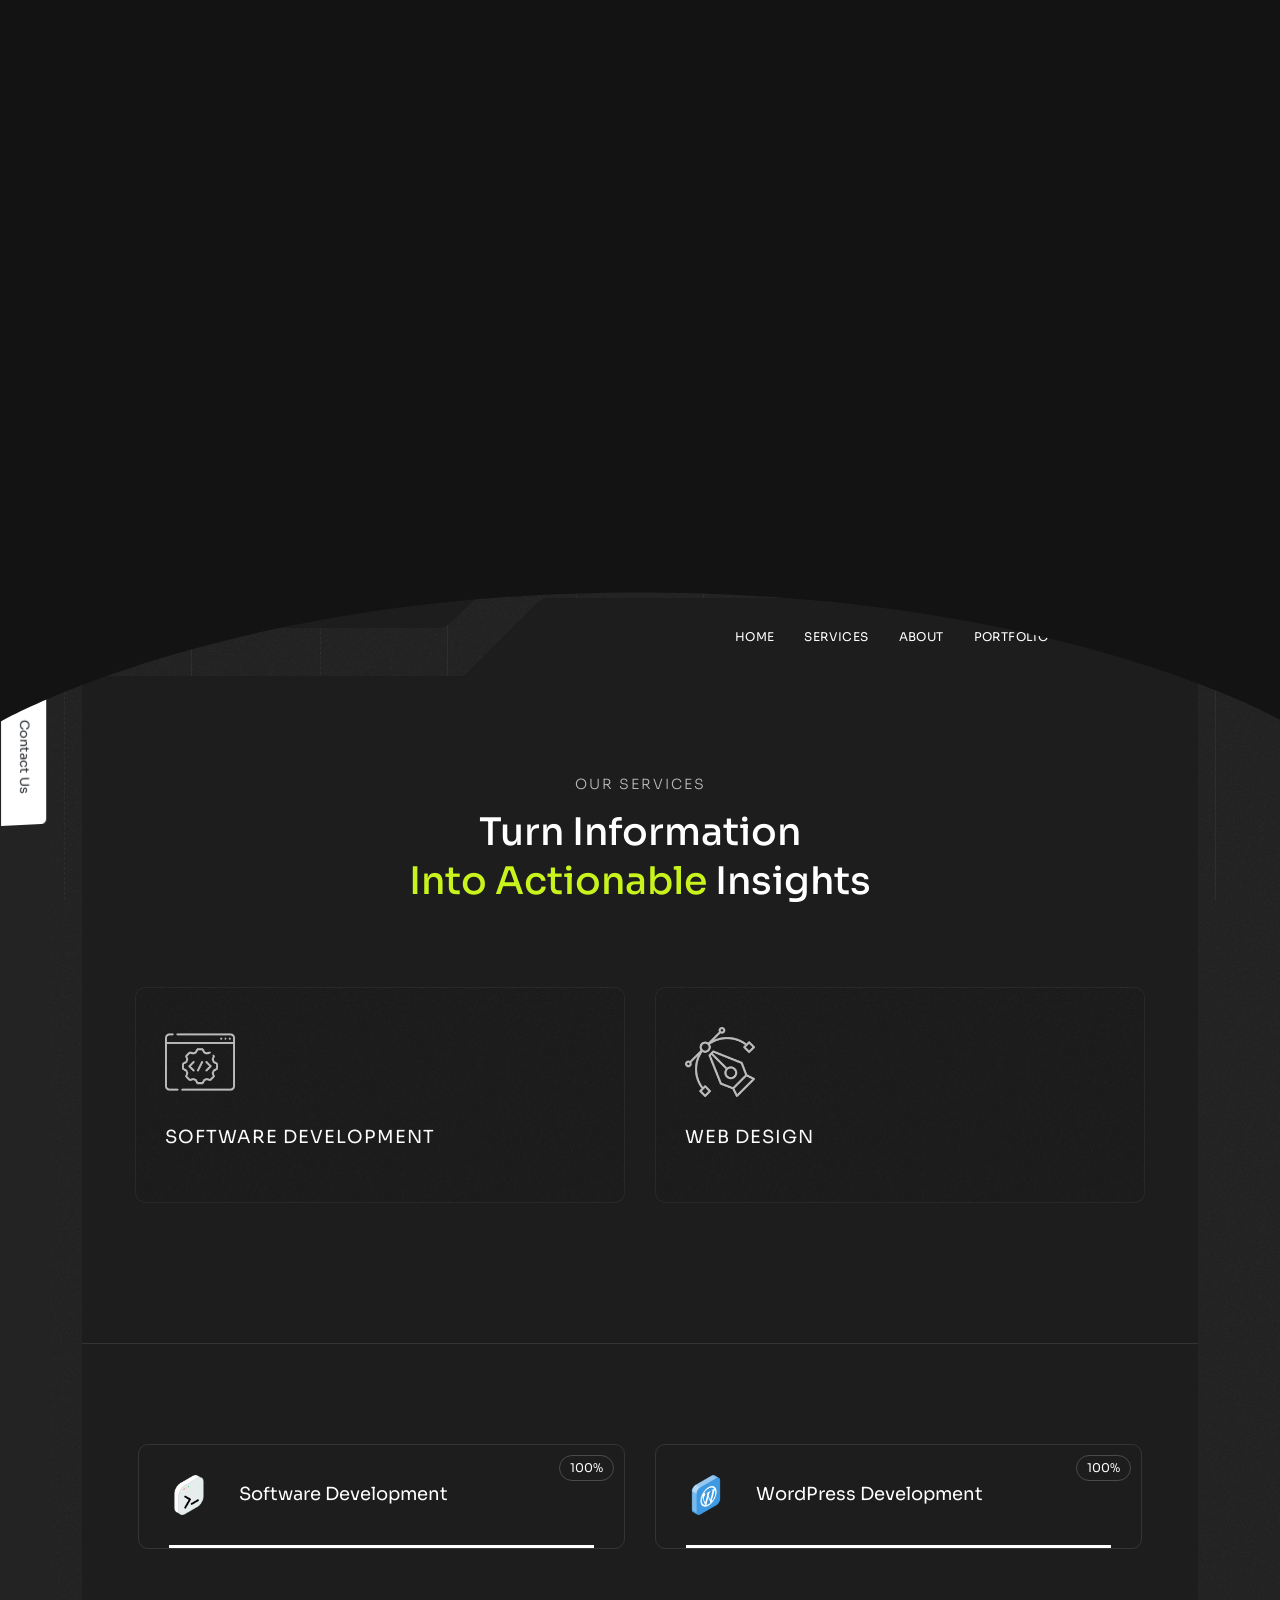
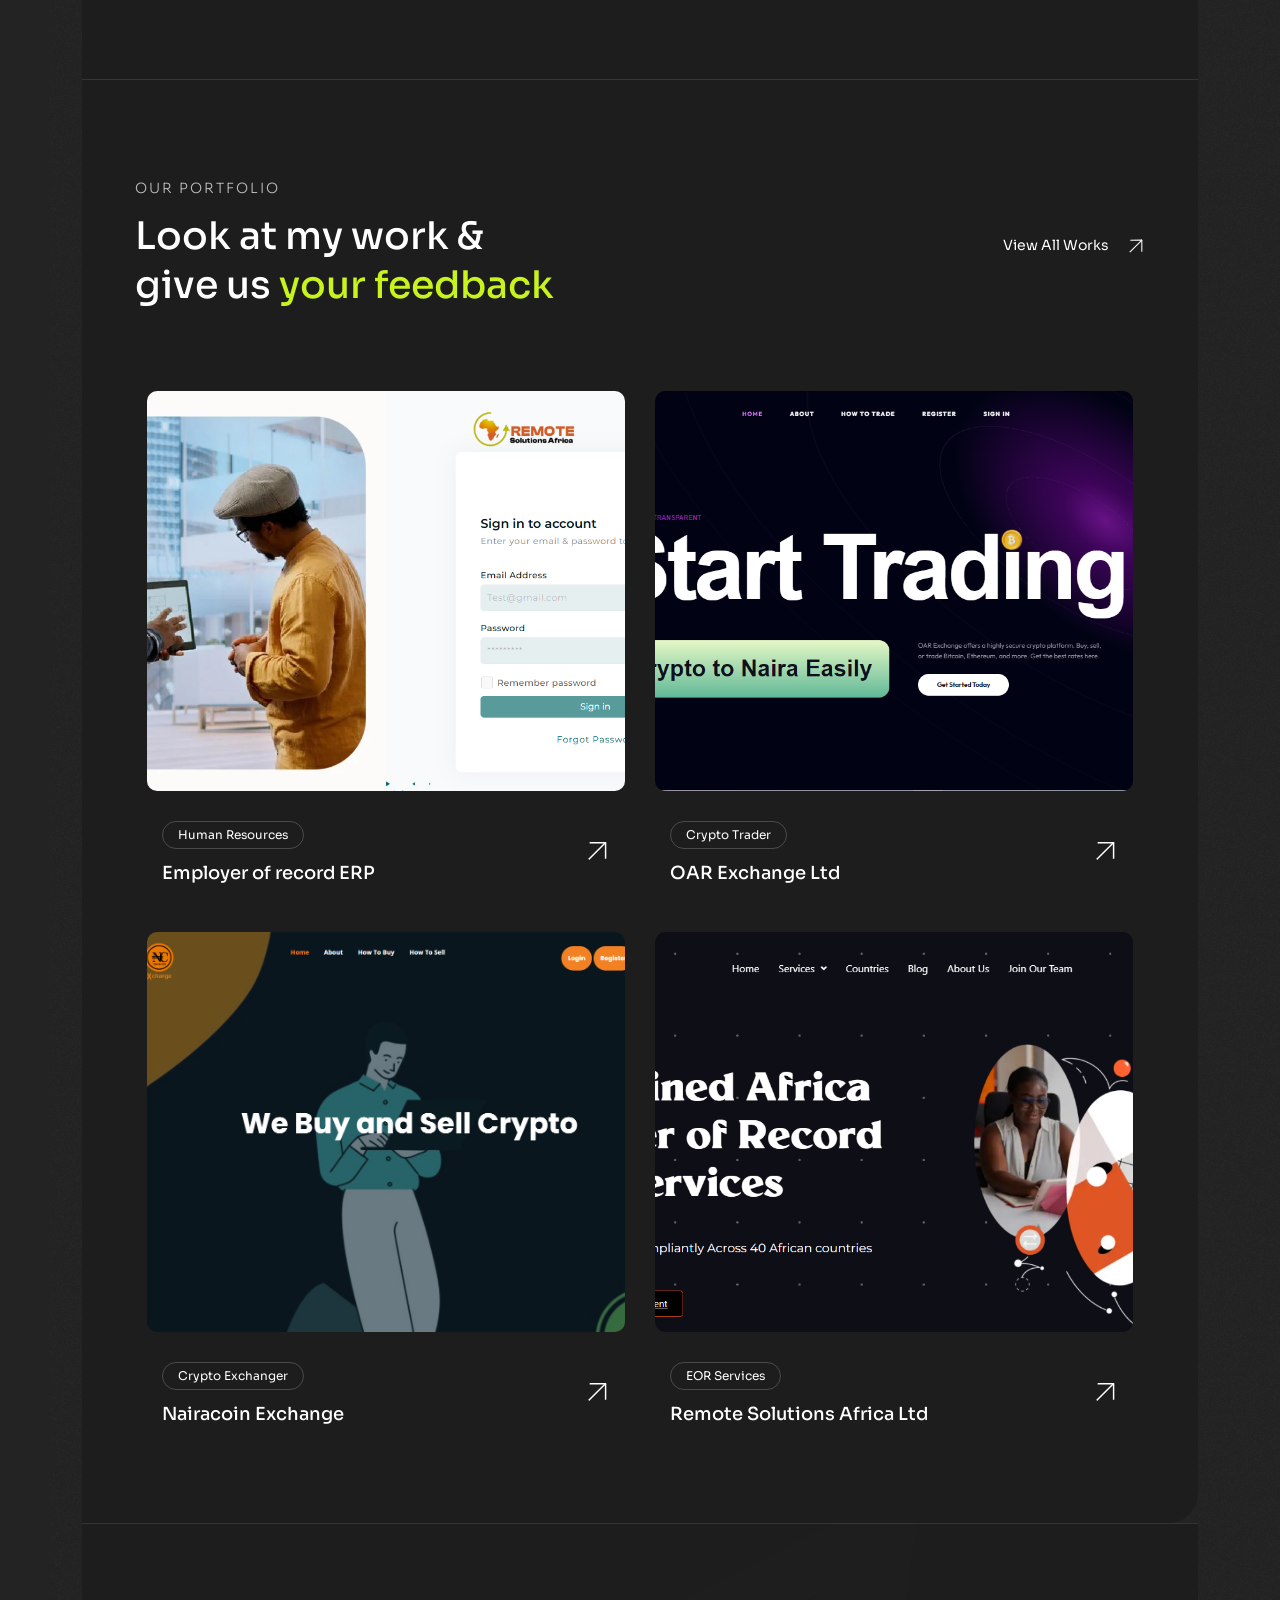
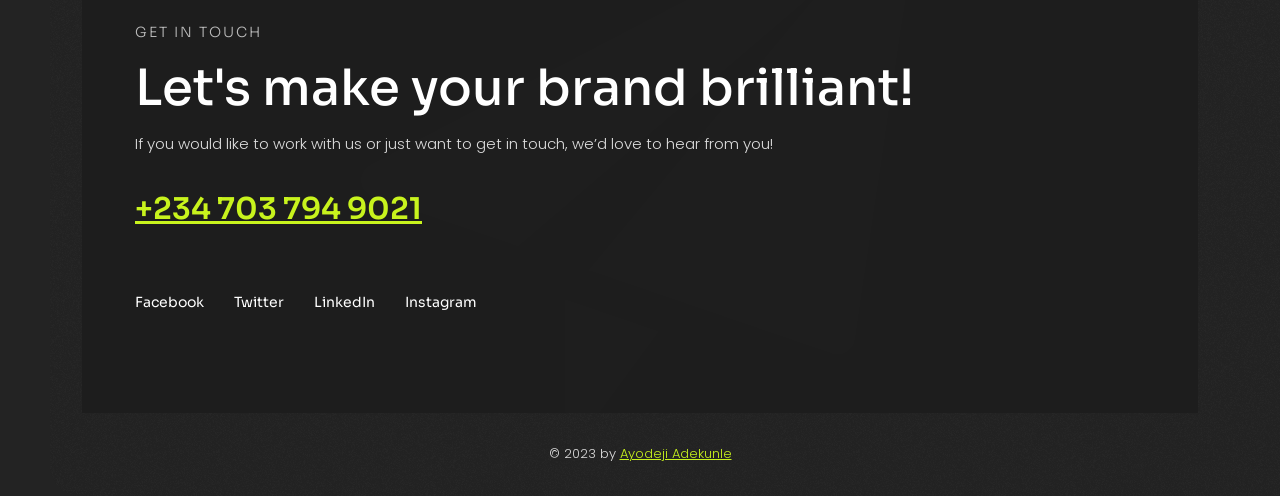
<file: index.html>
<!DOCTYPE html>
<html lang="zxx">
  <head>
    <!-- Metas -->
    <meta charset="utf-8" />
    <meta http-equiv="X-UA-Compatible" content="IE=edge" />
    <meta
      name="viewport"
      content="width=device-width, initial-scale=1, maximum-scale=1"
    />
    <meta name="keywords" content="" />
    <meta name="description" content="" />
    <meta name="author" content="" />

    <!-- Title  -->
    <title>Ayodeji Adekunle</title>

    <!-- Favicon -->
    <link rel="shortcut icon" href="assets/imgs/favicon.ico" />

    <!-- Google Fonts -->
    <link
      href="https://fonts.googleapis.com/css?family=Poppins:100,200,300,400,500,600,700,800,900&amp;display=swap"
      rel="stylesheet"
    />
    <link
      href="https://fonts.googleapis.com/css2?family=Sora:wght@100;200;300;400;500;600;700;800&amp;display=swap"
      rel="stylesheet"
    />
    <link
      href="https://fonts.googleapis.com/css2?family=Space+Grotesk:wght@300;400;500;600;700&amp;display=swap"
      rel="stylesheet"
    />

    <!-- Plugins -->
    <link rel="stylesheet" href="assets/css/plugins.css" />

    <!-- Core Style Css -->
    <link rel="stylesheet" href="assets/css/style.css" />
  </head>

  <body class="sub-bg" data-scroll-index="0">
    <!-- ==================== Start Loading ==================== -->

    <div class="loader-wrap">
      <svg viewBox="0 0 1000 1000" preserveAspectRatio="none">
        <path id="svg" d="M0,1005S175,995,500,995s500,5,500,5V0H0Z"></path>
      </svg>

      <div class="loader-wrap-heading">
        <div class="load-text">
          <span>L</span>
          <span>o</span>
          <span>a</span>
          <span>d</span>
          <span>i</span>
          <span>n</span>
          <span>g</span>
        </div>
      </div>
    </div>

    <!-- ==================== End Loading ==================== -->

    <div class="cursor"></div>

    <!-- ==================== Start progress-scroll-button ==================== -->

    <div class="progress-wrap cursor-pointer">
      <svg
        class="progress-circle svg-content"
        width="100%"
        height="100%"
        viewBox="-1 -1 102 102"
      >
        <path d="M50,1 a49,49 0 0,1 0,98 a49,49 0 0,1 0,-98" />
      </svg>
    </div>

    <!-- ==================== End progress-scroll-button ==================== -->

    <!-- ==================== Start lines ==================== -->

    <div class="lines">
      <span></span>
      <span></span>
      <span></span>
      <span></span>
      <span></span>
    </div>

    <!-- ==================== End lines ==================== -->

    <!-- ==================== Start contact button ==================== -->

    <div class="contact-fixed-butn">
      <div class="butn-presv">
        <a href="#0" class="butn butn-sm bg-white skew" data-scroll-nav="5">
          <span class="text-dark">Contact Us</span>
        </a>
      </div>
    </div>

    <!-- ==================== End contact button ==================== -->

    <!-- ==================== Start Navbar ==================== -->

    <div class="nav-top pt-30 pb-30">
      <div class="container">
        <div class="row">
          <div class="col-md-4 valign">
            <a href="#0" class="logo icon-img-60">
              <img src="assets/imgs/ayo.png" alt="" />
            </a>
          </div>
          <div class="col-md-4 valign">
            <div class="social text-center full-width">
              <a href="https://www.facebook.com/ayodeji.adekunle"
                ><i class="fab fa-facebook"></i
              ></a>
              <a href="#"><i class="fab fa-twitter"></i></a>
              <a href="https://www.linkedin.com/in/ayodeji-adekunle-803b8b124/"
                ><i class="fab fa-linkedin-in"></i
              ></a>
              <a href="https://dribbble.com/Hxbm"
                ><i class="fab fa-dribbble"></i
              ></a>
            </div>
          </div>
          <div class="col-md-4 valign">
            <div class="full-width info">
              <div class="d-flex justify-content-end">
                <a href="mailto:abc@example.com">
                  <!-- <span class="sub-title fz-12">Ayodeji@website.com</span> -->
                </a>
              </div>
            </div>
          </div>
        </div>
        <div class="nav-butn">
          <span class="pe-7s-menu"></span>
        </div>
      </div>
    </div>

    <!-- ==================== End Navbar ==================== -->

    <main class="container">
      <!-- ==================== Start Intro ==================== -->

      <section class="intro-profile md-mb50">
        <div class="row rest">
          <div class="col-lg-4 box-img main-bg">
            <div class="cont valign">
              <div class="full-width">
                <div class="img">
                  <!-- <img src="assets/imgs/header/ayodev.jpg" alt="" /> -->
                  <span class="icon">
                    <img src="assets/imgs/header/icon1.png" alt="" />
                  </span>
                  <span class="icon">
                    <img src="assets/imgs/header/icon2.png" alt="" />
                  </span>
                  <span class="icon">
                    <img src="assets/imgs/header/icon4.png" alt="" />
                  </span>
                </div>
                <div class="info text-center mt-30">
                  <h5>Ayodeji Adekunle</h5>
                  <p class="fz-13 text-u">Available For Freelance</p>
                </div>
                <div class="social text-center mt-20">
                  <a href="https://www.facebook.com/ayodeji.adekunle"
                    ><i class="fab fa-facebook"></i
                  ></a>
                  <a href="#"><i class="fab fa-twitter"></i></a>
                  <a
                    href="https://www.linkedin.com/in/ayodeji-adekunle-803b8b124/"
                    ><i class="fab fa-linkedin-in"></i
                  ></a>
                  <a href="https://dribbble.com/Hxbm"
                    ><i class="fab fa-dribbble"></i
                  ></a>
                </div>
              </div>
            </div>
          </div>
          <div class="col-lg-8 content main-bg">
            <h1>
              Hello, I’m <span class="main-color">Ayodeji</span>, Full-Stack
              Developer and <span class="bord">Web Designer <i></i></span> Based
              in Lagos.
            </h1>
            <!-- <div class="stauts mt-80">
              <div class="d-flex align-items-center">
                <div class="mr-40">
                  <div class="d-flex align-items-center">
                    <h2>5</h2>
                    <p>
                      Years <br />
                      of Experance
                    </p>
                  </div>
                </div>
                <div class="mr-40">
                  <div class="d-flex align-items-center">
                    <h2>1.5k</h2>
                    <p>Clients <br> Worldwide</p>
                  </div>
                </div>
                <div>
                  <div class="butn-presv">
                    <a href="#0" class="butn butn-md butn-bord radius-5 skew">
                      <span>Dwonload C.V</span>
                    </a>
                  </div>
                </div>
              </div>
            </div> -->
          </div>
        </div>
      </section>

      <!-- ==================== End Intro ==================== -->

      <!-- ==================== Start Navbar ==================== -->

      <nav class="navbar">
        <div class="row justify-content-end rest">
          <div class="col-lg-8 rest">
            <!-- navbar links -->
            <ul class="navbar-nav main-bg d-flex justify-content-end">
              <li class="nav-item">
                <a href="#0" data-scroll-nav="0"><span>Home</span></a>
              </li>
              <li class="nav-item">
                <a href="#0" data-scroll-nav="1"><span>Services</span></a>
              </li>
              <li class="nav-item">
                <a href="#0" data-scroll-nav="2"><span>About</span></a>
              </li>
              <li class="nav-item">
                <a href="#0" data-scroll-nav="3"><span>Portfolio</span></a>
              </li>
              <!-- <li class="nav-item">
                            <a href="#0" data-scroll-nav="4"><span>Price</span></a>
                        </li> -->
              <li class="nav-item">
                <a href="#0" data-scroll-nav="5"><span>Contact</span></a>
              </li>
              <!-- <li class="nav-item">
                            <a href="#0" data-scroll-nav="6"><span>Blog</span></a>
                        </li> -->
            </ul>
          </div>
        </div>
      </nav>

      <!-- ==================== End Navbar ==================== -->

      <section class="in-box">
        <!-- ==================== Start Services ==================== -->

        <div
          class="sec-box services section-padding bord-thin-bottom"
          data-scroll-index="1"
        >
          <div class="sec-head mb-80">
            <div class="row justify-content-center">
              <div class="col-lg-6 text-center">
                <h6 class="sub-title opacity-7 mb-15">Our Services</h6>
                <h3>
                  Turn Information
                  <span class="main-color">Into Actionable</span> Insights
                </h3>
              </div>
            </div>
          </div>
          <div class="row">
            <div class="col-md-6">
              <div class="item mb-40">
                <span class="icon-img-70 mb-30 opacity-7">
                  <img src="assets/imgs/serv-img/2.png" alt="" />
                </span>
                <h6 class="text-u ls1 mb-15">Software Development</h6>
                <!-- <p>There are many variations of passages of available but to the majority have suffered but
                                the into majority.</p> -->
                <div class="bord-color"></div>
              </div>
            </div>
            <div class="col-md-6">
              <div class="item mb-40">
                <span class="icon-img-70 mb-30 opacity-7">
                  <img src="assets/imgs/serv-img/1.png" alt="" />
                </span>
                <h6 class="text-u ls1 mb-15">Web Design</h6>
                <!-- <p>There are many variations of passages of available but to the majority have suffered but
                                the into majority.</p> -->
                <div class="bord-color"></div>
              </div>
            </div>
            <!-- <div class="col-md-6">
                        <div class="item sm-mb40">
                            <span class="icon-img-70 mb-30 opacity-7">
                                <img src="assets/imgs/serv-img/3.png" alt="">
                            </span>
                            <h6 class="text-u ls1 mb-15">SEO / Marketing</h6>
                            <p>There are many variations of passages of available but to the majority have suffered but
                                the into majority.</p>
                            <div class="bord-color"></div>
                        </div>
                    </div> -->
            <!-- <div class="col-md-6">
                        <div class="item">
                            <span class="icon-img-70 mb-30 opacity-7">
                                <img src="assets/imgs/serv-img/4.png" alt="">
                            </span>
                            <h6 class="text-u ls1 mb-15">Technology Solution</h6>
                            <p>There are many variations of passages of available but to the majority have suffered but
                                the into majority.</p>
                            <div class="bord-color"></div>
                        </div>
                    </div> -->
          </div>
        </div>

        <!-- ==================== End Services ==================== -->

        <!-- ==================== Start Skills ==================== -->

        <div
          class="sec-box skills section-padding bord-thin-bottom"
          data-scroll-index="2"
        >
          <div class="row">
            <!-- <div class="col-lg-4 valign">
              <div class="sec-head md-mb80">
                <h6 class="sub-title opacity-7 mb-15">Our Skills</h6>
                <h3><span class="main-color">Awards</span> & Recognitions</h3>
              </div>
            </div> -->
            <div class="col-lg-12">
              <div class="row">
                <div class="col-md-6">
                  <div class="item mb-30">
                    <div class="d-flex align-items-center mb-30">
                      <div class="mr-30">
                        <div class="img icon-img-40">
                          <img src="assets/imgs/resume/s2.png" alt="" />
                        </div>
                      </div>
                      <div>
                        <h6 class="fz-18">Software Development</h6>
                      </div>
                    </div>
                    <div class="skill-progress">
                      <span class="progres" data-value="100%"></span>
                    </div>
                    <span class="value">100%</span>
                  </div>
                </div>
                <div class="col-md-6">
                  <div class="item">
                    <div class="d-flex align-items-center mb-30">
                      <div class="mr-30">
                        <div class="img icon-img-40">
                          <img src="assets/imgs/resume/s4.png" alt="" />
                        </div>
                      </div>
                      <div>
                        <h6 class="fz-18">WordPress Development</h6>
                      </div>
                    </div>
                    <div class="skill-progress">
                      <span class="progres" data-value="100%"></span>
                    </div>
                    <span class="value">100%</span>
                  </div>
                </div>
                <!-- <div class="col-md-6">
                  <div class="item mb-30">
                    <div class="d-flex align-items-center mb-30">
                      <div class="mr-30">
                        <div class="img icon-img-40">
                          <img src="assets/imgs/resume/s1.png" alt="" />
                        </div>
                      </div>
                      <div>
                        <h6 class="fz-18">UI / UX Design</h6>
                      </div>
                    </div>
                    <div class="skill-progress">
                      <span class="progres" data-value="95%"></span>
                    </div>
                    <span class="value">95%</span>
                  </div>
                </div>
                <div class="col-md-6">
                  <div class="item sm-mb30">
                    <div class="d-flex align-items-center mb-30">
                      <div class="mr-30">
                        <div class="img icon-img-40">
                          <img src="assets/imgs/resume/s3.png" alt="" />
                        </div>
                      </div>
                      <div>
                        <h6 class="fz-18">Graphic Design</h6>
                      </div>
                    </div>
                    <div class="skill-progress">
                      <span class="progres" data-value="85%"></span>
                    </div>
                    <span class="value">85%</span>
                  </div>
                </div> -->
              </div>
            </div>
          </div>
          <!-- <div class="awards mt-100">
                    <div class="row md-marg">
                        <div class="col-lg-4">
                            <div class="award-item sub-bg md-mb30">
                                <div class="d-flex">
                                    <div>
                                        <span>01</span>
                                    </div>
                                    <div class="ml-auto">
                                        <span>2019</span>
                                    </div>
                                </div>
                                <div class="img icon-img-100 mt-80 mb-30">
                                    <img src="assets/imgs/awards/1.png" alt="">
                                </div>
                                <h6>02x Designer Award</h6>
                                <span class="sub-title main-color mt-10">Nominee</span>
                            </div>
                        </div>
                        <div class="col-lg-4">
                            <div class="award-item sub-bg md-mb30">
                                <div class="d-flex">
                                    <div>
                                        <span>01</span>
                                    </div>
                                    <div class="ml-auto">
                                        <span>2021</span>
                                    </div>
                                </div>
                                <div class="img icon-img-100 mt-80 mb-30">
                                    <img src="assets/imgs/awards/2.png" alt="">
                                </div>
                                <h6>02x Designer Award</h6>
                                <span class="sub-title main-color mt-10">Winner</span>
                            </div>
                        </div>
                        <div class="col-lg-4">
                            <div class="award-item sub-bg">
                                <div class="d-flex">
                                    <div>
                                        <span>01</span>
                                    </div>
                                    <div class="ml-auto">
                                        <span>2022</span>
                                    </div>
                                </div>
                                <div class="img icon-img-100 mt-80 mb-30">
                                    <img src="assets/imgs/awards/3.png" alt="">
                                </div>
                                <h6>02x Designer Award</h6>
                                <span class="sub-title main-color mt-10">Ruuners Up</span>
                            </div>
                        </div>
                    </div>
                </div> -->
        </div>

        <!-- ==================== End Skills ==================== -->

        <!-- ==================== Start Portfolio ==================== -->

        <div class="sec-box portfolio section-padding" data-scroll-index="3">
          <div class="sec-head mb-30">
            <div class="row">
              <div class="col-lg-6">
                <h6 class="sub-title opacity-7 mb-15">Our Portfolio</h6>
                <h3>
                  Look at my work & <br />
                  give us <span class="main-color">your feedback</span>
                </h3>
              </div>
              <div class="col-lg-6 valign">
                <div class="go-more full-width d-flex justify-content-end">
                  <a href="works.html" class="d-flex">
                    <span
                      >View All Works
                      <svg
                        class="arrow-right"
                        xmlns="http://www.w3.org/2000/svg"
                        xmlns:xlink="http://www.w3.org/1999/xlink"
                        x="0px"
                        y="0px"
                        viewBox="0 0 34.2 32.3"
                        xml:space="preserve"
                        style="stroke-width: 2"
                      >
                        <line x1="0" y1="16" x2="33" y2="16"></line>
                        <line x1="17.3" y1="0.7" x2="33.2" y2="16.5"></line>
                        <line
                          x1="17.3"
                          y1="31.6"
                          x2="33.5"
                          y2="15.4"
                        ></line></svg
                    ></span>
                  </a>
                </div>
              </div>
            </div>
          </div>
          <div class="gallery">
            <div class="row">
              <div class="col-lg-6 items">
                <div class="item mt-50">
                  <div class="img">
                    <a
                      href="https://dashboard.remotesolutionsafrica.com/"
                      target="_blank"
                    >
                      <img src="assets/imgs/works/eor.png" alt="" />
                    </a>
                  </div>
                  <div class="cont mt-30 d-flex align-items-center">
                    <div>
                      <span class="tag">Human Resources</span>
                      <h6 class="line-height-1">
                        <a
                          href="https://dashboard.remotesolutionsafrica.com/"
                          target="_blank"
                          >Employer of record ERP</a
                        >
                      </h6>
                    </div>
                    <div class="ml-auto">
                      <div class="arrow">
                        <a
                          href="https://dashboard.remotesolutionsafrica.com/"
                          target="_blank"
                        >
                          <svg
                            class="arrow-right"
                            xmlns="http://www.w3.org/2000/svg"
                            xmlns:xlink="http://www.w3.org/1999/xlink"
                            x="0px"
                            y="0px"
                            viewBox="0 0 34.2 32.3"
                            xml:space="preserve"
                            style="stroke-width: 2"
                          >
                            <line x1="0" y1="16" x2="33" y2="16"></line>
                            <line x1="17.3" y1="0.7" x2="33.2" y2="16.5"></line>
                            <line
                              x1="17.3"
                              y1="31.6"
                              x2="33.5"
                              y2="15.4"
                            ></line>
                          </svg>
                        </a>
                      </div>
                    </div>
                  </div>
                </div>
              </div>
              <div class="col-lg-6 items">
                <div class="item mt-50">
                  <div class="img">
                    <a href="https://oarexchange.com" target="_blank">
                      <img src="assets/imgs/works/OAR.PNG" alt="" />
                    </a>
                  </div>
                  <div class="cont mt-30 d-flex align-items-center">
                    <div>
                      <span class="tag">Crypto Trader</span>
                      <h6 class="line-height-1">
                        <a href="https://oarexchange.com" target="_blank"
                          >OAR Exchange Ltd</a
                        >
                      </h6>
                    </div>
                    <div class="ml-auto">
                      <div class="arrow">
                        <a href="https://oarexchange.com" target="_blank">
                          <svg
                            class="arrow-right"
                            xmlns="http://www.w3.org/2000/svg"
                            xmlns:xlink="http://www.w3.org/1999/xlink"
                            x="0px"
                            y="0px"
                            viewBox="0 0 34.2 32.3"
                            xml:space="preserve"
                            style="stroke-width: 2"
                          >
                            <line x1="0" y1="16" x2="33" y2="16"></line>
                            <line x1="17.3" y1="0.7" x2="33.2" y2="16.5"></line>
                            <line
                              x1="17.3"
                              y1="31.6"
                              x2="33.5"
                              y2="15.4"
                            ></line>
                          </svg>
                        </a>
                      </div>
                    </div>
                  </div>
                </div>
              </div>
              <div class="col-lg-6 items">
                <div class="item mt-50">
                  <div class="img">
                    <a href="https://nairacoinxchange.net/" target="_blank">
                      <img src="assets/imgs/works/Naira.PNG" alt="" />
                    </a>
                  </div>
                  <div class="cont mt-30 d-flex align-items-center">
                    <div>
                      <span class="tag">Crypto Exchanger</span>
                      <h6 class="line-height-1">
                        <a href="https://nairacoinxchange.net/" target="_blank"
                          >Nairacoin Exchange</a
                        >
                      </h6>
                    </div>
                    <div class="ml-auto">
                      <div class="arrow">
                        <a href="https://nairacoinxchange.net/" target="_blank">
                          <svg
                            class="arrow-right"
                            xmlns="http://www.w3.org/2000/svg"
                            xmlns:xlink="http://www.w3.org/1999/xlink"
                            x="0px"
                            y="0px"
                            viewBox="0 0 34.2 32.3"
                            xml:space="preserve"
                            style="stroke-width: 2"
                          >
                            <line x1="0" y1="16" x2="33" y2="16"></line>
                            <line x1="17.3" y1="0.7" x2="33.2" y2="16.5"></line>
                            <line
                              x1="17.3"
                              y1="31.6"
                              x2="33.5"
                              y2="15.4"
                            ></line>
                          </svg>
                        </a>
                      </div>
                    </div>
                  </div>
                </div>
              </div>
              <div class="col-lg-6 items">
                <div class="item mt-50">
                  <div class="img">
                    <a href="https://remotesolutionsafrica.com" target="_blank">
                      <img src="assets/imgs/works/remote.PNG" alt="" />
                    </a>
                  </div>
                  <div class="cont mt-30 d-flex align-items-center">
                    <div>
                      <span class="tag">EOR Services</span>
                      <h6 class="line-height-1">
                        <a
                          href="https://remotesolutionsafrica.com"
                          target="_blank"
                          >Remote Solutions Africa Ltd</a
                        >
                      </h6>
                    </div>
                    <div class="ml-auto">
                      <div class="arrow">
                        <a
                          href="https://remotesolutionsafrica.com"
                          target="_blank"
                        >
                          <svg
                            class="arrow-right"
                            xmlns="http://www.w3.org/2000/svg"
                            xmlns:xlink="http://www.w3.org/1999/xlink"
                            x="0px"
                            y="0px"
                            viewBox="0 0 34.2 32.3"
                            xml:space="preserve"
                            style="stroke-width: 2"
                          >
                            <line x1="0" y1="16" x2="33" y2="16"></line>
                            <line x1="17.3" y1="0.7" x2="33.2" y2="16.5"></line>
                            <line
                              x1="17.3"
                              y1="31.6"
                              x2="33.5"
                              y2="15.4"
                            ></line>
                          </svg>
                        </a>
                      </div>
                    </div>
                  </div>
                </div>
              </div>
            </div>
          </div>
        </div>

        <!-- ==================== End Portfolio ==================== -->

        <!-- ==================== Start Testimonials ==================== -->

        <!-- <div class="sec-box testimonials section-padding">
                <div class="pad-left">
                    <div class="sec-head mb-80">
                        <div class="row">
                            <div class="col-lg-7">
                                <h6 class="sub-title opacity-7 mb-15">Testimonials</h6>
                                <h3>Trusted by <span class="main-color">Hundered Clients</span></h3>
                            </div>
                        </div>
                    </div>
                    <div class="row">
                        <div class="col-lg-9">
                            <div class="testim-swiper" data-carousel="swiper" data-item="1" data-space="30"
                                data-speed="1000">
                                <div id="content-carousel-container-unq-testim" class="swiper-container"
                                    data-swiper="container">
                                    <div class="swiper-wrapper">
                                        <div class="swiper-slide">
                                            <div class="item d-flex">
                                                <div>
                                                    <div class="icon-img-60 mr-60">
                                                        <img src="assets/imgs/svg-assets/quote.png" alt="">
                                                    </div>
                                                </div>
                                                <div>
                                                    <div class="cont mb-30">
                                                        <div class="d-flex align-items-center">
                                                            <div class="rate-stars fz-12">
                                                                <span class="rate main-color">
                                                                    <i class="fas fa-star"></i>
                                                                    <i class="fas fa-star"></i>
                                                                    <i class="fas fa-star"></i>
                                                                    <i class="fas fa-star"></i>
                                                                    <i class="fas fa-star"></i>
                                                                </span>
                                                                <span class="fz-12 opacity-7 ml-10">(71 Reviews)</span>
                                                            </div>
                                                        </div>
                                                        <p class="fz-20 mt-15">We have purchased well into the
                                                            thousands
                                                            of items, but this is without doubt one of the best we’ve
                                                            have
                                                            been
                                                            lucky enough to work on, the attention to detail apparent
                                                            throughout, and the delivery is impressively intuitive.</p>
                                                    </div>
                                                    <div class="d-flex align-items-center">
                                                        <div>
                                                            <div class="img">
                                                                <img src="assets/imgs/testim/1.jpg" alt="">
                                                            </div>
                                                        </div>
                                                        <div class="ml-30">
                                                            <div class="info">
                                                                <h6 class="main-color">Leonard Heiser</h6>
                                                                <span class="fz-13 mt-10 opacity-8">Envato
                                                                    customer</span>
                                                            </div>
                                                        </div>
                                                    </div>
                                                </div>
                                            </div>
                                        </div>
                                        <div class="swiper-slide">
                                            <div class="item d-flex">
                                                <div>
                                                    <div class="icon-img-60 mr-60">
                                                        <img src="assets/imgs/svg-assets/quote.png" alt="">
                                                    </div>
                                                </div>
                                                <div>
                                                    <div class="cont mb-30">
                                                        <div class="d-flex align-items-center">
                                                            <div class="rate-stars fz-12">
                                                                <span class="rate main-color">
                                                                    <i class="fas fa-star"></i>
                                                                    <i class="fas fa-star"></i>
                                                                    <i class="fas fa-star"></i>
                                                                    <i class="fas fa-star"></i>
                                                                    <i class="fas fa-star"></i>
                                                                </span>
                                                                <span class="fz-12 opacity-7 ml-10">(71 Reviews)</span>
                                                            </div>
                                                        </div>
                                                        <p class="fz-20 mt-15">We have purchased well into the
                                                            thousands
                                                            of items, but this is without doubt one of the best we’ve
                                                            have
                                                            been
                                                            lucky enough to work on, the attention to detail apparent
                                                            throughout, and the delivery is impressively intuitive.</p>
                                                    </div>
                                                    <div class="d-flex align-items-center">
                                                        <div>
                                                            <div class="img">
                                                                <img src="assets/imgs/testim/2.jpg" alt="">
                                                            </div>
                                                        </div>
                                                        <div class="ml-30">
                                                            <div class="info">
                                                                <h6 class="main-color">Leonard Heiser</h6>
                                                                <span class="fz-13 mt-10 opacity-8">Envato
                                                                    customer</span>
                                                            </div>
                                                        </div>
                                                    </div>
                                                </div>
                                            </div>
                                        </div>
                                        <div class="swiper-slide">
                                            <div class="item d-flex">
                                                <div>
                                                    <div class="icon-img-60 mr-60">
                                                        <img src="assets/imgs/svg-assets/quote.png" alt="">
                                                    </div>
                                                </div>
                                                <div>
                                                    <div class="cont mb-30">
                                                        <div class="d-flex align-items-center">
                                                            <div class="rate-stars fz-12">
                                                                <span class="rate main-color">
                                                                    <i class="fas fa-star"></i>
                                                                    <i class="fas fa-star"></i>
                                                                    <i class="fas fa-star"></i>
                                                                    <i class="fas fa-star"></i>
                                                                    <i class="fas fa-star"></i>
                                                                </span>
                                                                <span class="fz-12 opacity-7 ml-10">(71 Reviews)</span>
                                                            </div>
                                                        </div>
                                                        <p class="fz-20 mt-15">We have purchased well into the
                                                            thousands
                                                            of items, but this is without doubt one of the best we’ve
                                                            have
                                                            been
                                                            lucky enough to work on, the attention to detail apparent
                                                            throughout, and the delivery is impressively intuitive.</p>
                                                    </div>
                                                    <div class="d-flex align-items-center">
                                                        <div>
                                                            <div class="img">
                                                                <img src="assets/imgs/testim/3.jpg" alt="">
                                                            </div>
                                                        </div>
                                                        <div class="ml-30">
                                                            <div class="info">
                                                                <h6 class="main-color">Leonard Heiser</h6>
                                                                <span class="fz-13 mt-10 opacity-8">Envato
                                                                    customer</span>
                                                            </div>
                                                        </div>
                                                    </div>
                                                </div>
                                            </div>
                                        </div>
                                    </div>
                                </div>
                            </div>
                        </div>
                        <div class="col-lg-3 d-flex align-items-end justify-content-end">
                            <div class="swiper-controls testim-controls arrow-out d-flex mr-20 ml-auto">
                                <div class="swiper-button-prev swiper-button-disabled" tabindex="0" role="button" aria-label="Previous slide" aria-disabled="true">
                                    <span class="left">
                                        <svg width="20" height="20" viewBox="0 0 20 20" fill="none" xmlns="http://www.w3.org/2000/svg">
                                            <path d="M17.2031 10.3281L11.5781 15.9531C11.535 15.9961 11.4839 16.0303 11.4276 16.0536C11.3713 16.077 11.3109 16.089 11.25 16.089C11.1891 16.089 11.1287 16.077 11.0724 16.0536C11.0161 16.0303 10.965 15.9961 10.9219 15.9531C10.8788 15.91 10.8446 15.8588 10.8213 15.8025C10.798 15.7462 10.786 15.6859 10.786 15.6249C10.786 15.564 10.798 15.5036 10.8213 15.4473C10.8446 15.391 10.8788 15.3399 10.9219 15.2968L15.7422 10.4687H3.125C3.00068 10.4687 2.88145 10.4193 2.79354 10.3314C2.70564 10.2435 2.65625 10.1242 2.65625 9.99993C2.65625 9.87561 2.70564 9.75638 2.79354 9.66847C2.88145 9.58056 3.00068 9.53118 3.125 9.53118H15.7422L10.9219 4.70305C10.8349 4.61603 10.786 4.498 10.786 4.37493C10.786 4.25186 10.8349 4.13383 10.9219 4.0468C11.0089 3.95978 11.1269 3.91089 11.25 3.91089C11.3731 3.91089 11.4911 3.95978 11.5781 4.0468L17.2031 9.6718C17.2476 9.71412 17.2829 9.76503 17.3071 9.82143C17.3313 9.87784 17.3438 9.93856 17.3438 9.99993C17.3438 10.0613 17.3313 10.122 17.3071 10.1784C17.2829 10.2348 17.2476 10.2857 17.2031 10.3281Z" fill="currentColor"></path>
                                        </svg>
                                    </span>
                                </div>
                                <div class="swiper-button-next ml-50" tabindex="0" role="button" aria-label="Next slide" aria-disabled="false">
                                    <span class="right">
                                        <svg width="20" height="20" viewBox="0 0 20 20" fill="none" xmlns="http://www.w3.org/2000/svg">
                                            <path d="M17.2031 10.3281L11.5781 15.9531C11.535 15.9961 11.4839 16.0303 11.4276 16.0536C11.3713 16.077 11.3109 16.089 11.25 16.089C11.1891 16.089 11.1287 16.077 11.0724 16.0536C11.0161 16.0303 10.965 15.9961 10.9219 15.9531C10.8788 15.91 10.8446 15.8588 10.8213 15.8025C10.798 15.7462 10.786 15.6859 10.786 15.6249C10.786 15.564 10.798 15.5036 10.8213 15.4473C10.8446 15.391 10.8788 15.3399 10.9219 15.2968L15.7422 10.4687H3.125C3.00068 10.4687 2.88145 10.4193 2.79354 10.3314C2.70564 10.2435 2.65625 10.1242 2.65625 9.99993C2.65625 9.87561 2.70564 9.75638 2.79354 9.66847C2.88145 9.58056 3.00068 9.53118 3.125 9.53118H15.7422L10.9219 4.70305C10.8349 4.61603 10.786 4.498 10.786 4.37493C10.786 4.25186 10.8349 4.13383 10.9219 4.0468C11.0089 3.95978 11.1269 3.91089 11.25 3.91089C11.3731 3.91089 11.4911 3.95978 11.5781 4.0468L17.2031 9.6718C17.2476 9.71412 17.2829 9.76503 17.3071 9.82143C17.3313 9.87784 17.3438 9.93856 17.3438 9.99993C17.3438 10.0613 17.3313 10.122 17.3071 10.1784C17.2829 10.2348 17.2476 10.2857 17.2031 10.3281Z" fill="currentColor"></path>
                                        </svg>
                                    </span>
                                </div>
                            </div>
                        </div>
                    </div>
                </div>
                <span class="icon-qoute">
                    <i class="fas fa-quote-left"></i>
                </span>
            </div> -->

        <!-- ==================== End Testimonials ==================== -->

        <!-- ==================== Start price ==================== -->

        <!-- <div class="sec-box price section-padding" data-scroll-index="4">
                <div class="sec-head mb-80">
                    <div class="row justify-content-center">
                        <div class="col-lg-6 text-center">
                            <h6 class="sub-title opacity-7 mb-15">Best Pricing</h6>
                            <h3><span class="main-color">Flexible</span> Pricing Plan</h3>
                        </div>
                    </div>
                </div>
                <div class="row md-marg">
                    <div class="col-lg-4 valign">
                        <div class="item full-width md-mb50">
                            <div class="top-curv">
                                <span class="left"></span>
                                <h6 class="type">Basic</h6>
                                <span class="right"></span>
                            </div>

                            <div class="content">
                                <div class="amount d-flex align-items-end pb-50 mb-50 bord-thin-bottom">
                                    <h2 class="main-color">$19</h2>
                                    <p class="ml-20 fz-20">/ hour</p>
                                </div>
                                <div class="feat">
                                    <ul class="rest">
                                        <li><i class="fas fa-check"></i> <span>Need your wireframe</span></li>
                                        <li><i class="fas fa-check"></i> <span>Design with Figma, Framer</span></li>
                                        <li><i class="fas fa-check"></i> <span>Implement with Webflow, React, WordPress, Laravel/PHP</span></li>
                                        <li><i class="fas fa-check"></i> <span>Support 6 months</span></li>
                                    </ul>
                                </div>
                                <div class="text-center mt-50">
                                    <div class="butn-presv">
                                        <a href="#0" class="butn butn-md butn-bord radius-5 text-u full-width">
                                            <span>Get Started</span>
                                        </a>
                                    </div>
                                </div>
                            </div>
                        </div>
                    </div>
                    <div class="col-lg-4 valign">
                        <div class="item full-width md-mb50">
                            <div class="top-curv">
                                <span class="left"></span>
                                <h6 class="type">Popular</h6>
                                <span class="right"></span>
                            </div>

                            <div class="content">
                                <div class="amount d-flex align-items-end pb-50 mb-50 bord-thin-bottom">
                                    <h2 class="main-color">$39</h2>
                                    <p class="ml-20 fz-20">/ hour</p>
                                </div>
                                <div class="feat">
                                    <ul class="rest">
                                        <li><i class="fas fa-check"></i> <span>Need your wireframe</span></li>
                                        <li><i class="fas fa-check"></i> <span>Design with Figma, Framer</span></li>
                                        <li><i class="fas fa-check"></i> <span>Implement with Webflow, React, WordPress, Laravel/PHP</span></li>
                                        <li><i class="fas fa-check"></i> <span>Support 6 months</span></li>
                                        <li><i class="fas fa-check"></i> <span>Your project alway be priority</span></li>
                                    </ul>
                                </div>
                                <div class="text-center mt-50">
                                    <div class="butn-presv">
                                        <a href="#0" class="butn butn-md butn-bord radius-5 text-u full-width">
                                            <span>Get Started</span>
                                        </a>
                                    </div>
                                </div>
                            </div>
                        </div>
                    </div>
                    <div class="col-lg-4 valign">
                        <div class="item full-width">
                            <div class="top-curv">
                                <span class="left"></span>
                                <h6 class="type">Premium</h6>
                                <span class="right"></span>
                            </div>

                            <div class="content">
                                <div class="amount d-flex align-items-end pb-50 mb-50 bord-thin-bottom">
                                    <h2 class="main-color">$59</h2>
                                    <p class="ml-20 fz-20">/ hour</p>
                                </div>
                                <div class="feat">
                                    <ul class="rest">
                                        <li><i class="fas fa-check"></i> <span>Need your wireframe</span></li>
                                        <li><i class="fas fa-check"></i> <span>Design with Figma, Framer</span></li>
                                        <li><i class="fas fa-check"></i> <span>Implement with Webflow, React, WordPress, Laravel/PHP</span></li>
                                        <li><i class="fas fa-check"></i> <span>Support 6 months</span></li>
                                    </ul>
                                </div>
                                <div class="text-center mt-50">
                                    <div class="butn-presv">
                                        <a href="#0" class="butn butn-md butn-bord radius-5 text-u full-width">
                                            <span>Get Started</span>
                                        </a>
                                    </div>
                                </div>
                            </div>
                        </div>
                    </div>
                </div>
            </div> -->

        <!-- ==================== End price ==================== -->

        <!-- ==================== Start Contact ==================== -->

        <div
          class="sec-box contact section-padding bord-thin-top"
          data-scroll-index="5"
        >
          <div class="row">
            <div class="col-lg-12">
              <div class="sec-head md-mb80">
                <h6 class="sub-title mb-15 opacity-7">Get In Touch</h6>
                <h2 class="fz-50">Let's make your brand brilliant!</h2>
                <p class="fz-15 mt-10">
                  If you would like to work with us or just want to get in
                  touch, we’d love to hear from you!
                </p>
                <div class="phone fz-30 fw-600 mt-30 underline">
                  <a href="tel:+2347037949021" class="main-color"
                    >+234 703 794 9021</a
                  >
                </div>
                <ul class="rest social-text d-flex mt-60">
                  <li class="mr-30">
                    <a
                      href="https://www.facebook.com/ayodeji.adekunle"
                      class="hover-this"
                      ><span class="hover-anim">Facebook</span></a
                    >
                  </li>
                  <li class="mr-30">
                    <a href="#" class="hover-this"
                      ><span class="hover-anim">Twitter</span></a
                    >
                  </li>
                  <li class="mr-30">
                    <a
                      href="https://www.linkedin.com/in/ayodeji-adekunle-803b8b124/"
                      class="hover-this"
                      ><span class="hover-anim">LinkedIn</span></a
                    >
                  </li>
                  <li>
                    <a
                      href="https://www.instagram.com/ayo_dvr/"
                      class="hover-this"
                      ><span class="hover-anim">Instagram</span></a
                    >
                  </li>
                </ul>
              </div>
            </div>
            <!-- <div class="col-lg-7 valign">
                        <div class="full-width">
                            <form id="contact-form" method="post" action="https://ui-themez.smartinnovates.net/items/Gavi/dark/contact.php">

                                <div class="messages"></div>

                                <div class="controls row">

                                    <div class="col-lg-6">
                                        <div class="form-group mb-30">
                                            <input id="form_name" type="text" name="name" placeholder="Name"
                                                required="required">
                                        </div>
                                    </div>

                                    <div class="col-lg-6">
                                        <div class="form-group mb-30">
                                            <input id="form_email" type="email" name="email" placeholder="Email"
                                                required="required">
                                        </div>
                                    </div>

                                    <div class="col-12">
                                        <div class="form-group mb-30">
                                            <input id="form_subject" type="text" name="subject" placeholder="Subject">
                                        </div>
                                    </div>

                                    <div class="col-12">
                                        <div class="form-group">
                                            <textarea id="form_message" name="message" placeholder="Message" rows="4"
                                                required="required"></textarea>
                                        </div>
                                        <div class="mt-30">
                                            <button type="submit">
                                                <span class="text">Send A Message</span>
                                            </button>
                                        </div>
                                    </div>

                                </div>
                            </form>
                        </div>
                    </div> -->
          </div>
        </div>

        <!-- ==================== End Contact ==================== -->

        <!-- ==================== Start Blog ==================== -->

        <!-- <div class="sec-box blog section-padding bord-thin-top" data-scroll-index="6">
                <div class="sec-head mb-80">
                    <div class="row">
                        <div class="col-lg-6">
                            <h6 class="sub-title opacity-7 mb-15">Our Blog</h6>
                            <h3>Latest News & <span class="main-color">Blog</span></h3>
                        </div>
                        <div class="col-lg-6 valign">
                            <div class="go-more full-width d-flex justify-content-end">
                                <a href="blogs.html" class="d-flex">
                                    <span>View All Posts <svg class="arrow-right" xmlns="http://www.w3.org/2000/svg" xmlns:xlink="http://www.w3.org/1999/xlink" x="0px" y="0px" viewBox="0 0 34.2 32.3" xml:space="preserve" style="stroke-width: 2;">
                                        <line x1="0" y1="16" x2="33" y2="16"></line>
                                        <line x1="17.3" y1="0.7" x2="33.2" y2="16.5"></line>
                                        <line x1="17.3" y1="31.6" x2="33.5" y2="15.4"></line>
                                    </svg></span>
                                </a>
                            </div>
                        </div>
                    </div>
                </div>
                <div class="row">
                    <div class="col-lg-4">
                        <div class="item md-mb30">
                            <div class="img">
                                <img src="assets/imgs/blog/1.jpg" alt="">
                            </div>
                            <div class="box">
                                <div class="cont">
                                    <span class="date"><i class="fas fa-calendar-alt mr-10 main-color"></i> 6 , Aug
                                        2022</span>
                                    <h5><a href="blog-details.html">12 unique examples of portfolio websites.</a></h5>
                                </div>
                                <div class="info d-flex align-items-center">
                                    <div>
                                        <span><i class="fas fa-comments fz-12 mr-5"></i> 2 Comments</span>
                                    </div>
                                    <div class="ml-auto">
                                        <a href="blog-details.html">Read More <svg class="ml-5" width="18" height="18"
                                                viewBox="0 0 18 18" fill="none" xmlns="http://www.w3.org/2000/svg">
                                                <path
                                                    d="M17.2031 10.3281L11.5781 15.9531C11.535 15.9961 11.4839 16.0303 11.4276 16.0536C11.3713 16.077 11.3109 16.089 11.25 16.089C11.1891 16.089 11.1287 16.077 11.0724 16.0536C11.0161 16.0303 10.965 15.9961 10.9219 15.9531C10.8788 15.91 10.8446 15.8588 10.8213 15.8025C10.798 15.7462 10.786 15.6859 10.786 15.6249C10.786 15.564 10.798 15.5036 10.8213 15.4473C10.8446 15.391 10.8788 15.3399 10.9219 15.2968L15.7422 10.4687H3.125C3.00068 10.4687 2.88145 10.4193 2.79354 10.3314C2.70564 10.2435 2.65625 10.1242 2.65625 9.99993C2.65625 9.87561 2.70564 9.75638 2.79354 9.66847C2.88145 9.58056 3.00068 9.53118 3.125 9.53118H15.7422L10.9219 4.70305C10.8349 4.61603 10.786 4.498 10.786 4.37493C10.786 4.25186 10.8349 4.13383 10.9219 4.0468C11.0089 3.95978 11.1269 3.91089 11.25 3.91089C11.3731 3.91089 11.4911 3.95978 11.5781 4.0468L17.2031 9.6718C17.2476 9.71412 17.2829 9.76503 17.3071 9.82143C17.3313 9.87784 17.3438 9.93856 17.3438 9.99993C17.3438 10.0613 17.3313 10.122 17.3071 10.1784C17.2829 10.2348 17.2476 10.2857 17.2031 10.3281Z"
                                                    fill="currentColor"></path>
                                            </svg></a>
                                    </div>
                                </div>
                            </div>
                        </div>
                    </div>
                    <div class="col-lg-4">
                        <div class="item md-mb30">
                            <div class="img">
                                <img src="assets/imgs/blog/2.jpg" alt="">
                            </div>
                            <div class="box">
                                <div class="cont">
                                    <span class="date"><i class="fas fa-calendar-alt mr-10 main-color"></i> 6 , Aug
                                        2022</span>
                                    <h5><a href="blog-details.html">Dealing with spring allergy symptoms.</a></h5>
                                </div>
                                <div class="info d-flex align-items-center">
                                    <div>
                                        <span><i class="fas fa-comments fz-12 mr-5"></i> 2 Comments</span>
                                    </div>
                                    <div class="ml-auto">
                                        <a href="blog-details.html">Read More <svg class="ml-5" width="18" height="18"
                                                viewBox="0 0 18 18" fill="none" xmlns="http://www.w3.org/2000/svg">
                                                <path
                                                    d="M17.2031 10.3281L11.5781 15.9531C11.535 15.9961 11.4839 16.0303 11.4276 16.0536C11.3713 16.077 11.3109 16.089 11.25 16.089C11.1891 16.089 11.1287 16.077 11.0724 16.0536C11.0161 16.0303 10.965 15.9961 10.9219 15.9531C10.8788 15.91 10.8446 15.8588 10.8213 15.8025C10.798 15.7462 10.786 15.6859 10.786 15.6249C10.786 15.564 10.798 15.5036 10.8213 15.4473C10.8446 15.391 10.8788 15.3399 10.9219 15.2968L15.7422 10.4687H3.125C3.00068 10.4687 2.88145 10.4193 2.79354 10.3314C2.70564 10.2435 2.65625 10.1242 2.65625 9.99993C2.65625 9.87561 2.70564 9.75638 2.79354 9.66847C2.88145 9.58056 3.00068 9.53118 3.125 9.53118H15.7422L10.9219 4.70305C10.8349 4.61603 10.786 4.498 10.786 4.37493C10.786 4.25186 10.8349 4.13383 10.9219 4.0468C11.0089 3.95978 11.1269 3.91089 11.25 3.91089C11.3731 3.91089 11.4911 3.95978 11.5781 4.0468L17.2031 9.6718C17.2476 9.71412 17.2829 9.76503 17.3071 9.82143C17.3313 9.87784 17.3438 9.93856 17.3438 9.99993C17.3438 10.0613 17.3313 10.122 17.3071 10.1784C17.2829 10.2348 17.2476 10.2857 17.2031 10.3281Z"
                                                    fill="currentColor"></path>
                                            </svg></a>
                                    </div>
                                </div>
                            </div>
                        </div>
                    </div>
                    <div class="col-lg-4">
                        <div class="item">
                            <div class="img">
                                <img src="assets/imgs/blog/3.jpg" alt="">
                            </div>
                            <div class="box">
                                <div class="cont">
                                    <span class="date"><i class="fas fa-calendar-alt mr-10 main-color"></i> 6 , Aug
                                        2022</span>
                                    <h5><a href="blog-details.html">Best wireframe tools for web designers.</a></h5>
                                </div>
                                <div class="info d-flex align-items-center">
                                    <div>
                                        <span><i class="fas fa-comments fz-12 mr-5"></i> 2 Comments</span>
                                    </div>
                                    <div class="ml-auto">
                                        <a href="blog-details.html">Read More <svg class="ml-5" width="18" height="18"
                                                viewBox="0 0 18 18" fill="none" xmlns="http://www.w3.org/2000/svg">
                                                <path
                                                    d="M17.2031 10.3281L11.5781 15.9531C11.535 15.9961 11.4839 16.0303 11.4276 16.0536C11.3713 16.077 11.3109 16.089 11.25 16.089C11.1891 16.089 11.1287 16.077 11.0724 16.0536C11.0161 16.0303 10.965 15.9961 10.9219 15.9531C10.8788 15.91 10.8446 15.8588 10.8213 15.8025C10.798 15.7462 10.786 15.6859 10.786 15.6249C10.786 15.564 10.798 15.5036 10.8213 15.4473C10.8446 15.391 10.8788 15.3399 10.9219 15.2968L15.7422 10.4687H3.125C3.00068 10.4687 2.88145 10.4193 2.79354 10.3314C2.70564 10.2435 2.65625 10.1242 2.65625 9.99993C2.65625 9.87561 2.70564 9.75638 2.79354 9.66847C2.88145 9.58056 3.00068 9.53118 3.125 9.53118H15.7422L10.9219 4.70305C10.8349 4.61603 10.786 4.498 10.786 4.37493C10.786 4.25186 10.8349 4.13383 10.9219 4.0468C11.0089 3.95978 11.1269 3.91089 11.25 3.91089C11.3731 3.91089 11.4911 3.95978 11.5781 4.0468L17.2031 9.6718C17.2476 9.71412 17.2829 9.76503 17.3071 9.82143C17.3313 9.87784 17.3438 9.93856 17.3438 9.99993C17.3438 10.0613 17.3313 10.122 17.3071 10.1784C17.2829 10.2348 17.2476 10.2857 17.2031 10.3281Z"
                                                    fill="currentColor"></path>
                                            </svg></a>
                                    </div>
                                </div>
                            </div>
                        </div>
                    </div>
                </div>
            </div> -->

        <!-- ==================== End Blog ==================== -->
      </section>
    </main>

    <!-- ==================== Start Footer ==================== -->

    <footer class="pb-30 pt-30">
      <div class="container">
        <div class="row">
          <div class="col-12">
            <div class="text-center">
              <p class="fz-13">
                © 2023 by
                <span class="underline main-color"
                  ><a href="#" target="_blank">Ayodeji Adekunle</a></span
                >
              </p>
            </div>
          </div>
        </div>
      </div>
    </footer>

    <!-- ==================== End Footer ==================== -->

    <!-- jQuery -->
    <script src="assets/js/jquery-3.6.0.min.js"></script>
    <script src="assets/js/jquery-migrate-3.4.0.min.js"></script>

    <!-- plugins -->
    <script src="assets/js/plugins.js"></script>

    <script src="assets/js/ScrollTrigger.min.js"></script>

    <!-- custom scripts -->
    <script src="assets/js/scripts.js"></script>
  </body>
</html>
</file>
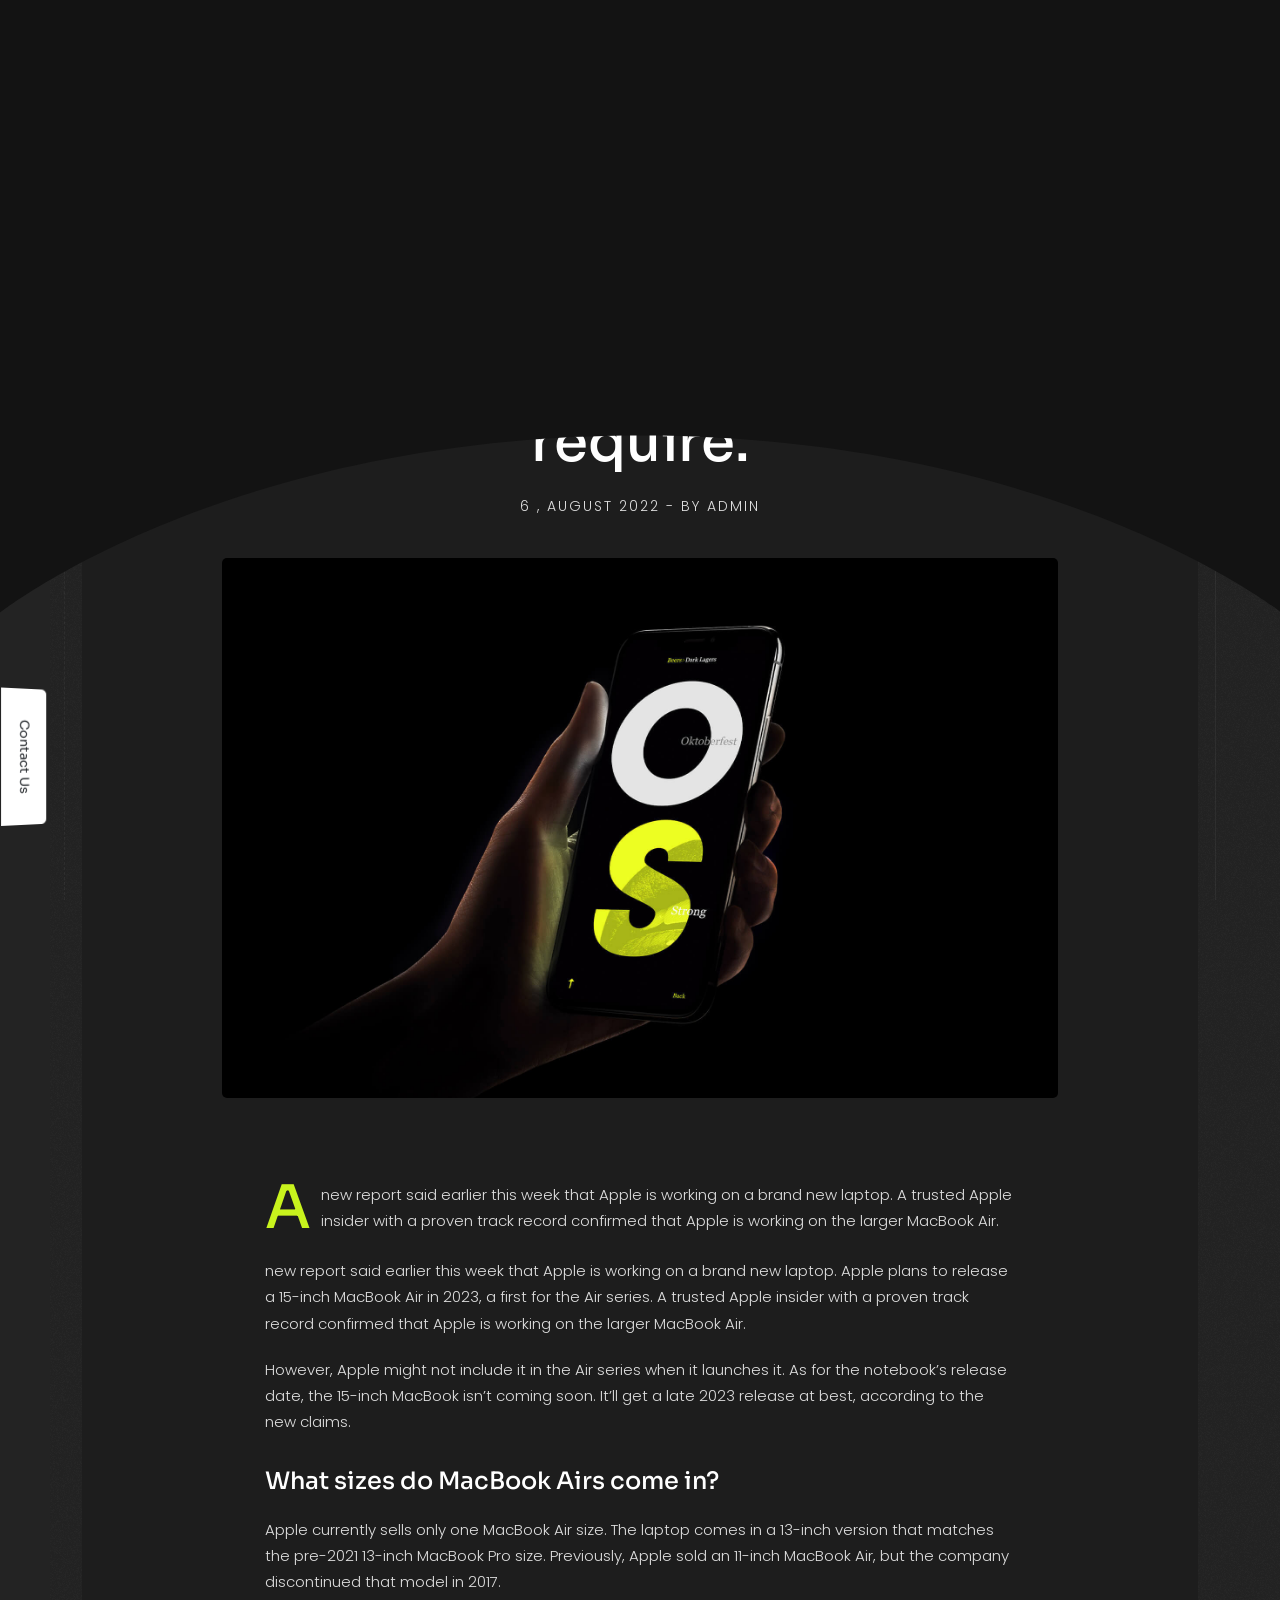
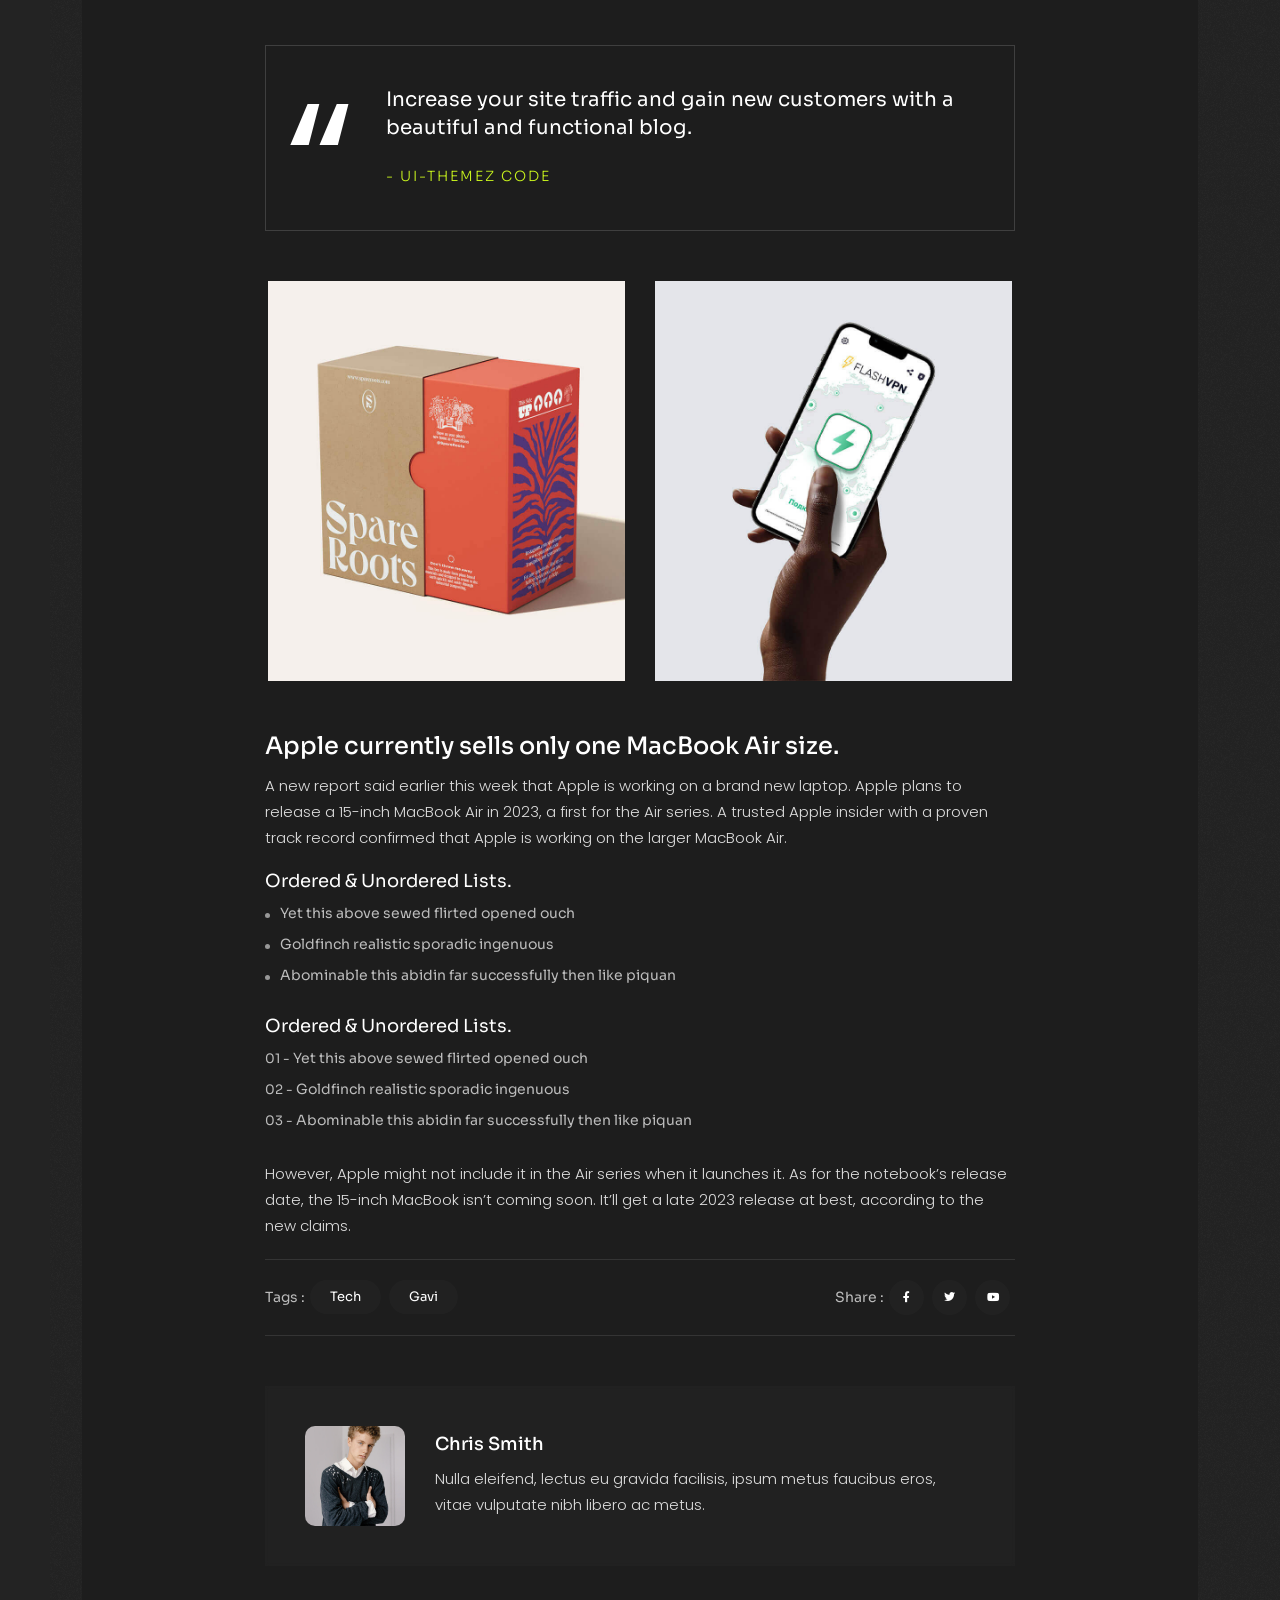
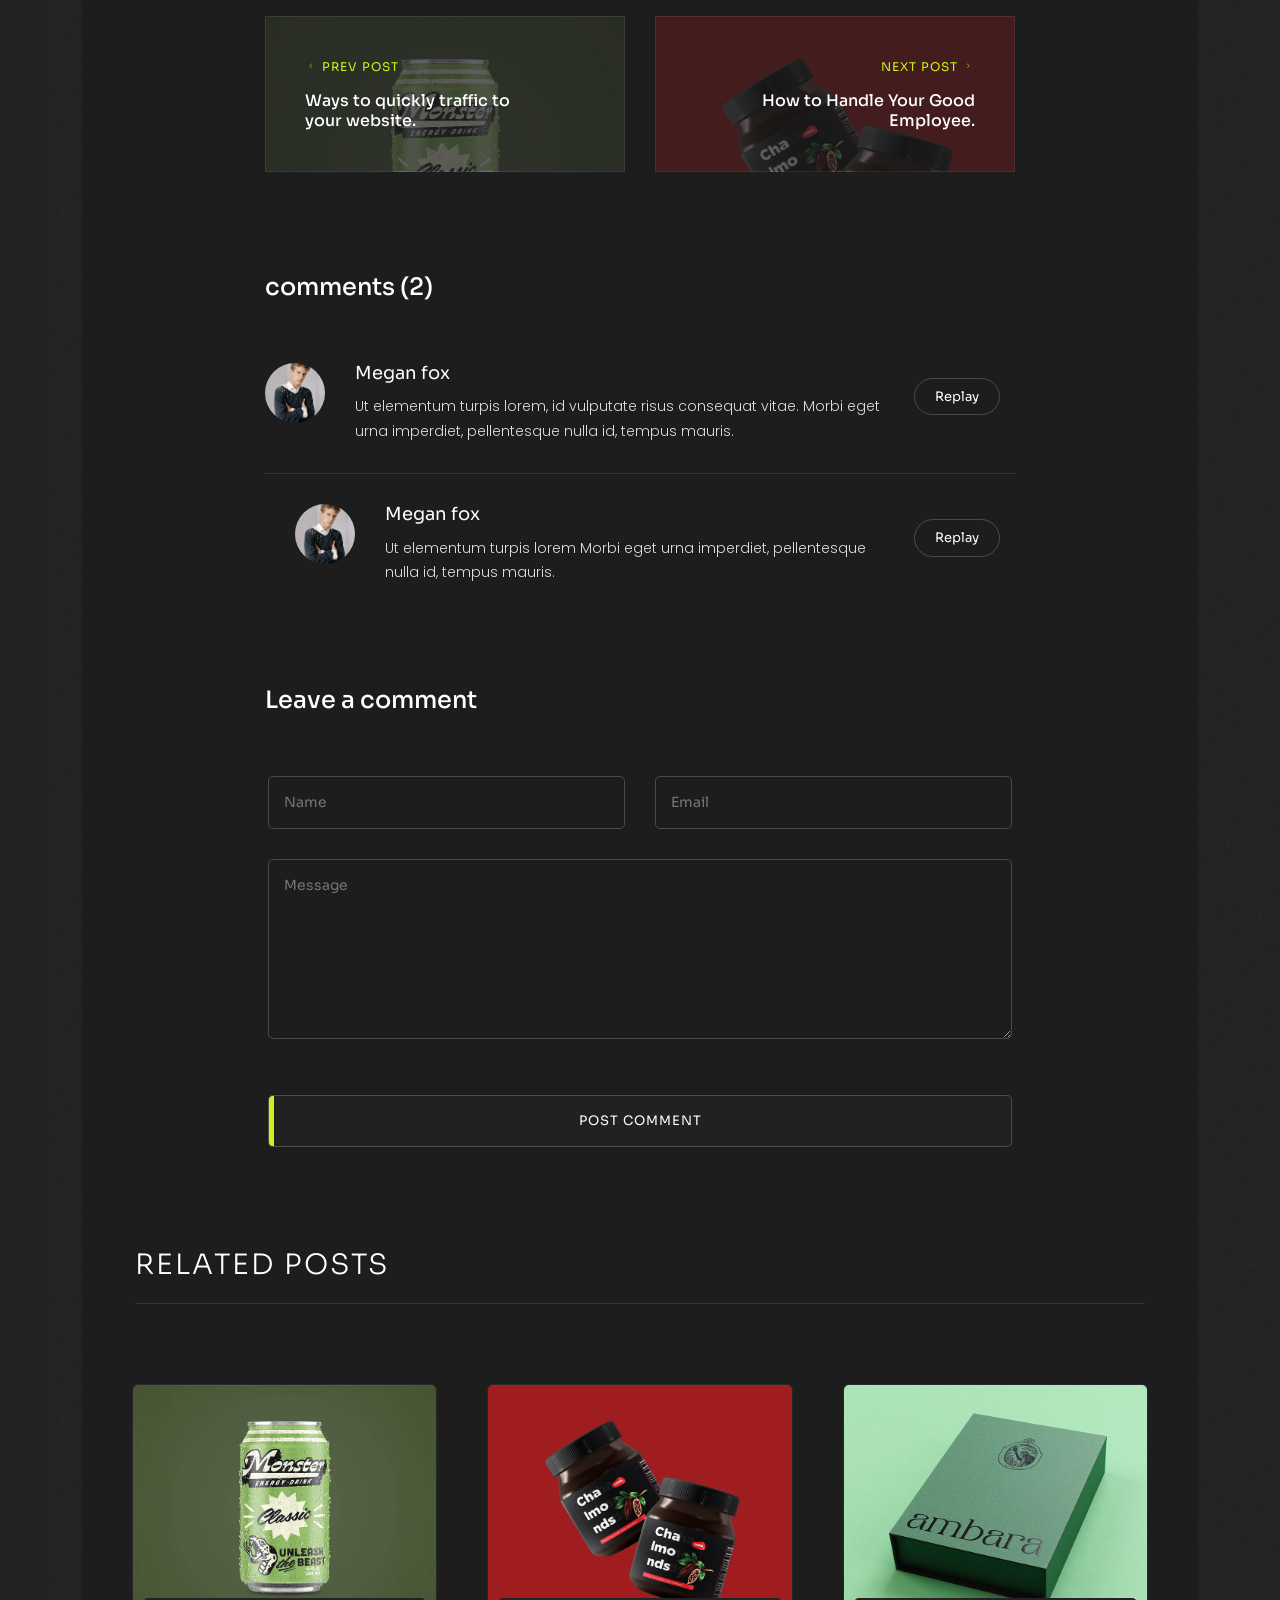
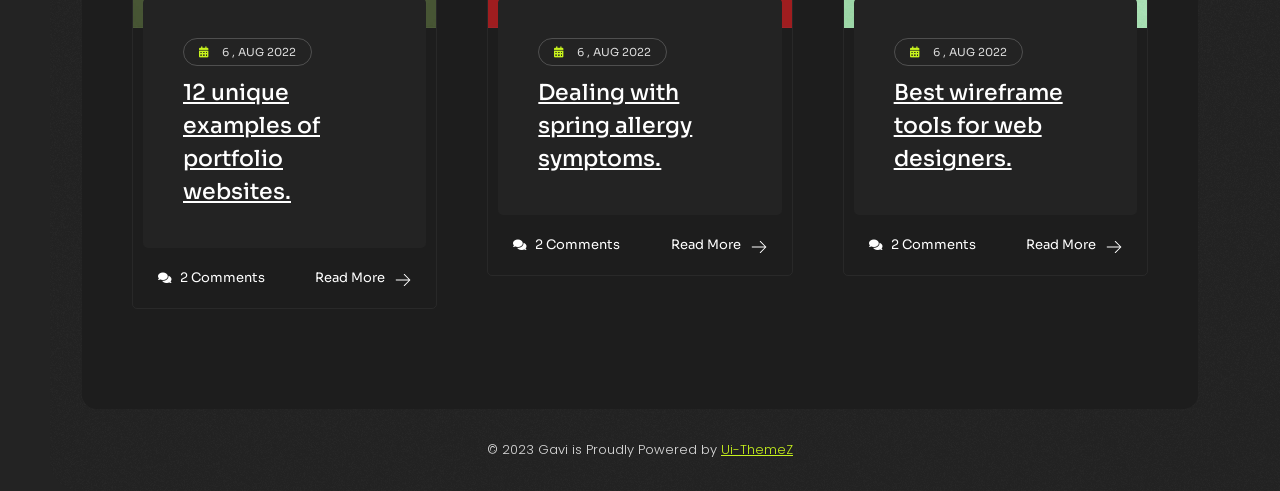
<file: blog-details.html>
<!DOCTYPE html>
<html lang="zxx">


<!-- Mirrored from ui-themez.smartinnovates.net/items/Gavi/dark/blog-details.html by HTTrack Website Copier/3.x [XR&CO'2014], Sat, 07 Oct 2023 09:46:59 GMT -->
<head>

    <!-- Metas -->
    <meta charset="utf-8">
    <meta http-equiv="X-UA-Compatible" content="IE=edge">
    <meta name="viewport" content="width=device-width, initial-scale=1, maximum-scale=1">
    <meta name="keywords" content="HTML5 Template Gavi Multi-Purpose themeforest">
    <meta name="description" content="Gavi - Multi-Purpose HTML5 Template">
    <meta name="author" content="">

    <!-- Title  -->
    <title>Gavi</title>

    <!-- Favicon -->
    <link rel="shortcut icon" href="assets/imgs/favicon.ico">

    <!-- Google Fonts -->
    <link href="https://fonts.googleapis.com/css?family=Poppins:100,200,300,400,500,600,700,800,900&amp;display=swap"
        rel="stylesheet">
    <link href="https://fonts.googleapis.com/css2?family=Sora:wght@100;200;300;400;500;600;700;800&amp;display=swap"
        rel="stylesheet">
    <link href="https://fonts.googleapis.com/css2?family=Space+Grotesk:wght@300;400;500;600;700&amp;display=swap"
        rel="stylesheet">

    <!-- Plugins -->
    <link rel="stylesheet" href="assets/css/plugins.css">

    <!-- Core Style Css -->
    <link rel="stylesheet" href="assets/css/style.css">

</head>

<body class="sub-bg">



    <!-- ==================== Start Loading ==================== -->

    <div class="loader-wrap">
        <svg viewBox="0 0 1000 1000" preserveAspectRatio="none">
            <path id="svg" d="M0,1005S175,995,500,995s500,5,500,5V0H0Z"></path>
        </svg>

        <div class="loader-wrap-heading">
            <div class="load-text">
                <span>L</span>
                <span>o</span>
                <span>a</span>
                <span>d</span>
                <span>i</span>
                <span>n</span>
                <span>g</span>
            </div>
        </div>
    </div>

    <!-- ==================== End Loading ==================== -->


    <div class="cursor"></div>


    <!-- ==================== Start progress-scroll-button ==================== -->

    <div class="progress-wrap cursor-pointer">
        <svg class="progress-circle svg-content" width="100%" height="100%" viewBox="-1 -1 102 102">
            <path d="M50,1 a49,49 0 0,1 0,98 a49,49 0 0,1 0,-98" />
        </svg>
    </div>

    <!-- ==================== End progress-scroll-button ==================== -->



    <!-- ==================== Start lines ==================== -->

    <div class="lines">
        <span></span>
        <span></span>
        <span></span>
        <span></span>
        <span></span>
    </div>

    <!-- ==================== End lines ==================== -->



    <!-- ==================== Start contact button ==================== -->

    <div class="contact-fixed-butn">
        <div class="butn-presv">
            <a href="home.html" class="butn butn-sm bg-white skew">
                <span class="text-dark">Contact Us</span>
            </a>
        </div>
    </div>

    <!-- ==================== End contact button ==================== -->



    <!-- ==================== Start Navbar ==================== -->

    <div class="nav-top pt-30 pb-30">
        <div class="container">
            <div class="row">
                <div class="col-md-4 valign">
                    <a href="#0" class="logo icon-img-60">
                        <img src="assets/imgs/logo-light.png" alt="">
                    </a>
                </div>
                <div class="col-md-8">
                    <div class="navbar">
                        <div class="row justify-content-end rest">
                            <div class="col-lg-8 rest">
            
                                <!-- navbar links -->
                                <ul class="navbar-nav main-bg d-flex justify-content-end">
                                    <li class="nav-item">
                                        <a href="home.html"><span>Home</span></a>
                                    </li>
                                    <li class="nav-item">
                                        <a href="home.html"><span>Services</span></a>
                                    </li>
                                    <li class="nav-item">
                                        <a href="home.html"><span>About</span></a>
                                    </li>
                                    <li class="nav-item">
                                        <a href="home.html"><span>Portfolio</span></a>
                                    </li>
                                    <li class="nav-item">
                                        <a href="home.html"><span>Price</span></a>
                                    </li>
                                    <li class="nav-item">
                                        <a href="home.html"><span>Contact</span></a>
                                    </li>
                                    <li class="nav-item">
                                        <a href="home.html"><span>Blog</span></a>
                                    </li>
                                </ul>
                            </div>
                        </div>
                    </div>
                </div>
            </div>
            <div class="nav-butn">
                <span class="pe-7s-menu"></span>
            </div>
        </div>
    </div>

    <!-- ==================== End Navbar ==================== -->



    <main class="container">


        <!-- ==================== Start project ==================== -->

        <section class="sec-box main-post section-padding">
            <div class="row justify-content-center">
                <div class="col-lg-10">
                    <div class="caption text-center">
                        <div class="gat">
                            <a href="#0"><span>Web Design</span></a>
                            <a href="#0"><span>Envato</span></a>
                        </div>
                        <h1 class="fz-55 mt-30">Network of wormholes colonies extraordinary claims require.</h1>
                        <p class="sub-title mt-15">6 , August 2022 - By Admin</p>
                    </div>
                    <div class="main-img mb-80 mt-40">
                        <img src="assets/imgs/blog/m.jpg" alt="" class="radius-5">
                    </div>
                </div>
            </div>
            <div class="row justify-content-center">
                <div class="col-lg-9">
                    <div class="cont">
                        <div class="text mb-20">
                            <div class="d-flex align-items-center mb-20">
                                <span class="fz-60 fw-500 main-color line-height-1 mr-10">A</span>
                                <p>new report said earlier this week that Apple is working on a brand new
                                    laptop. A trusted Apple insider with a proven track record confirmed
                                    that Apple is working on the larger MacBook Air.</p>
                            </div>
                            <p>new report said earlier this week that Apple is working on a brand
                                new laptop.
                                Apple plans to release a 15-inch MacBook Air in 2023, a first for
                                the Air
                                series. A trusted Apple insider with a proven track record confirmed
                                that Apple
                                is working on the larger MacBook Air.</p>
                        </div>
                        <div class="text">
                            <p>However, Apple might not include it in the Air series when it
                                launches it. As for
                                the notebook’s release date, the 15-inch MacBook isn’t coming soon.
                                It’ll get a
                                late 2023 release at best, according to the new claims.</p>
                        </div>
                        <div class="title mt-30">
                            <h5 class="fw-500">What sizes do MacBook Airs come in?</h5>
                        </div>
                        <div class="text mt-20">
                            <p>Apple currently sells only one MacBook Air size. The laptop comes in
                                a 13-inch
                                version that matches the pre-2021 13-inch MacBook Pro size.
                                Previously, Apple
                                sold an 11-inch MacBook Air, but the company discontinued that model
                                in 2017.
                            </p>
                        </div>
                        <div class="post-qoute mt-50">
                            <h6 class="line-height-28 fz-20">
                                <span class="l-block">Increase your site traffic and gain new customers
                                    with a beautiful
                                    and
                                    functional blog.</span>
                                <span class="sub-title main-color mt-20 mb-0"> - Ui-ThemeZ
                                    Code</span>
                            </h6>
                        </div>
                        <div class="mb-50 mt-50">
                            <div class="row">
                                <div class="col-sm-6">
                                    <div class="iner-img sm-mb30">
                                        <img src="assets/imgs/blog/b1.jpg" alt="">
                                    </div>
                                </div>
                                <div class="col-sm-6">
                                    <div class="iner-img">
                                        <img src="assets/imgs/blog/b2.jpg" alt="">
                                    </div>
                                </div>
                            </div>
                        </div>
                        <div class="title mb-10">
                            <h5 class="fw-500">Apple currently sells only one MacBook Air size.</h5>
                        </div>
                        <div class="text mb-20">
                            <p>A new report said earlier this week that Apple is working on a brand new
                                laptop.
                                Apple plans to release a 15-inch MacBook Air in 2023, a first for the
                                Air
                                series. A trusted Apple insider with a proven track record confirmed
                                that Apple
                                is working on the larger MacBook Air.</p>
                        </div>
                        <div class="unorder-list mb-30">
                            <h6 class="mb-10">Ordered & Unordered Lists.</h6>
                            <ul class="rest">
                                <li>Yet this above sewed flirted opened ouch</li>
                                <li>Goldfinch realistic sporadic ingenuous</li>
                                <li>Abominable this abidin far successfully then like piquan</li>
                            </ul>
                        </div>
                        <div class="order-list mb-30">
                            <h6 class="mb-10">Ordered & Unordered Lists.</h6>
                            <ul class="rest">
                                <li><span>01 -</span> Yet this above sewed flirted opened ouch</li>
                                <li><span>02 -</span> Goldfinch realistic sporadic ingenuous</li>
                                <li><span>03 -</span> Abominable this abidin far successfully then like
                                    piquan
                                </li>
                            </ul>
                        </div>
                        <div class="text">
                            <p>However, Apple might not include it in the Air series when it launches
                                it. As for
                                the notebook’s release date, the 15-inch MacBook isn’t coming soon.
                                It’ll get a
                                late 2023 release at best, according to the new claims.</p>
                        </div>

                        <div class="info-area flex mt-20 pb-20 pt-20 bord-thin-top bord-thin-bottom">
                            <div>
                                <div class="tags flex">
                                    <div class="valign">
                                        <span>Tags :</span>
                                    </div>
                                    <div>
                                        <a href="#">Tech</a>
                                        <a href="#">Gavi</a>
                                    </div>
                                </div>
                            </div>
                            <div class="ml-auto">
                                <div class="share-icon flex">
                                    <div class="valign">
                                        <span>Share :</span>
                                    </div>
                                    <div>
                                        <a href="https://www.facebook.com/"><i class="fab fa-facebook-f"></i></a>
                                        <a href="https://www.twitter.com/"><i class="fab fa-twitter"></i></a>
                                        <a href="https://www.youtube.com/"><i class="fab fa-youtube"></i></a>
                                    </div>
                                </div>
                            </div>
                        </div>

                        <div class="author-area mt-50">
                            <div class="flex">
                                <div class="author-img mr-30">
                                    <div class="img">
                                        <img src="assets/imgs/blog/author1.jpg" alt="" class="circle-img">
                                    </div>
                                </div>
                                <div class="cont valign">
                                    <div class="full-width">
                                        <h6 class="fw-500 mb-10">Chris Smith</h6>
                                        <p>Nulla eleifend, lectus eu gravida facilisis, ipsum metus faucibus
                                            eros,
                                            vitae vulputate nibh libero ac metus.</p>
                                    </div>
                                </div>
                            </div>
                        </div>

                        <div class="next-prv-post flex mt-50">
                            <div class="thumb-post bg-img" data-background="assets/imgs/blog/1.jpg">
                                <a href="blog-details.html">
                                    <span class="fz-12 text-u ls1 main-color mb-15"><i class="pe-7s-angle-left"></i>
                                        Prev Post</span>
                                    <h6 class="fw-500 fz-16">Ways to quickly traffic to <br> your website.
                                    </h6>
                                </a>
                            </div>
                            <div class="thumb-post ml-auto text-right bg-img" data-background="assets/imgs/blog/2.jpg">
                                <a href="blog-details.html">
                                    <span class="fz-12 text-u ls1 main-color mb-15">Next Post <i
                                            class="pe-7s-angle-right"></i></span>
                                    <h6 class="fw-500 fz-16">How to Handle Your Good Employee.</h6>
                                </a>
                            </div>
                        </div>

                        <div class="comments-post section-padding">
                            <div class="sec-head mb-60">
                                <h5>comments (2)</h5>
                            </div>
                            <div class="item-box bord-thin-bottom pb-30 mb-30">
                                <div class="flex">
                                    <div class="user-img mr-30">
                                        <div class="img circle-60 line-height-1">
                                            <img src="assets/imgs/blog/author1.jpg" alt="" class="circle-img">
                                        </div>
                                    </div>
                                    <div class="cont">
                                        <h6 class="mb-10">Megan fox</h6>
                                        <p>Ut elementum turpis lorem, id vulputate risus consequat vitae. Morbi eget
                                            urna imperdiet, pellentesque nulla id, tempus mauris.</p>
                                    </div>
                                </div>
                                <div class="replay-butn">
                                    <a href="#0">
                                        <span>Replay</span>
                                    </a>
                                </div>
                            </div>
                            <div class="item-box replayed">
                                <div class="flex">
                                    <div class="user-img mr-30">
                                        <div class="img circle-60 line-height-1">
                                            <img src="assets/imgs/blog/author1.jpg" alt="" class="circle-img">
                                        </div>
                                    </div>
                                    <div class="cont">
                                        <h6 class="mb-10">Megan fox</h6>
                                        <p>Ut elementum turpis lorem Morbi eget urna imperdiet, pellentesque nulla
                                            id, tempus mauris.</p>
                                    </div>
                                </div>
                                <div class="replay-butn">
                                    <a href="#0">
                                        <span>Replay</span>
                                    </a>
                                </div>
                            </div>
                        </div>

                        <div class="comments-from">
                            <div class="sec-head mb-60">
                                <h5>Leave a comment</h5>
                            </div>
                            <form id="contact-form" method="post" action="https://ui-themez.smartinnovates.net/items/Gavi/dark/contact.php">

                                <div class="messages"></div>

                                <div class="controls row">

                                    <div class="col-lg-6">
                                        <div class="form-group mb-30">
                                            <input id="form_name" type="text" name="name" placeholder="Name"
                                                required="required">
                                        </div>
                                    </div>

                                    <div class="col-lg-6">
                                        <div class="form-group mb-30">
                                            <input id="form_email" type="email" name="email" placeholder="Email"
                                                required="required">
                                        </div>
                                    </div>

                                    <div class="col-12">
                                        <div class="form-group mb-30">
                                            <textarea id="form_message" name="message" placeholder="Message" rows="4"
                                                required="required"></textarea>
                                        </div>
                                    </div>

                                    <div class="col-12 text-center mt-20">
                                        <button type="submit">
                                            <span class="text">Post comment</span>
                                        </button>
                                    </div>
                                </div>
                            </form>
                        </div>
                    </div>
                </div>
            </div>
        </section>

        <!-- ==================== End project ==================== -->



        <!-- ==================== Start Blog ==================== -->

        <section class="sec-box blog section-padding pt-0">
            <div class="row">
                <div class="col-12">
                    <div class="sec-head bord-thin-bottom pb-20 mb-80">
                        <h4 class="sub-title fz-28">Related Posts</h4>
                    </div>
                </div>
            </div>
            <div class="row md-marg">
                <div class="col-lg-4">
                    <div class="item md-mb30">
                        <div class="img">
                            <img src="assets/imgs/blog/1.jpg" alt="">
                        </div>
                        <div class="box">
                            <div class="cont">
                                <span class="date"><i class="fas fa-calendar-alt mr-10 main-color"></i> 6 , Aug
                                    2022</span>
                                <h5><a href="blog-details.html">12 unique examples of portfolio websites.</a></h5>
                            </div>
                            <div class="info d-flex align-items-center">
                                <div>
                                    <span><i class="fas fa-comments fz-12 mr-5"></i> 2 Comments</span>
                                </div>
                                <div class="ml-auto">
                                    <a href="blog-details.html">Read More <svg class="ml-5" width="18" height="18"
                                            viewBox="0 0 18 18" fill="none" xmlns="http://www.w3.org/2000/svg">
                                            <path
                                                d="M17.2031 10.3281L11.5781 15.9531C11.535 15.9961 11.4839 16.0303 11.4276 16.0536C11.3713 16.077 11.3109 16.089 11.25 16.089C11.1891 16.089 11.1287 16.077 11.0724 16.0536C11.0161 16.0303 10.965 15.9961 10.9219 15.9531C10.8788 15.91 10.8446 15.8588 10.8213 15.8025C10.798 15.7462 10.786 15.6859 10.786 15.6249C10.786 15.564 10.798 15.5036 10.8213 15.4473C10.8446 15.391 10.8788 15.3399 10.9219 15.2968L15.7422 10.4687H3.125C3.00068 10.4687 2.88145 10.4193 2.79354 10.3314C2.70564 10.2435 2.65625 10.1242 2.65625 9.99993C2.65625 9.87561 2.70564 9.75638 2.79354 9.66847C2.88145 9.58056 3.00068 9.53118 3.125 9.53118H15.7422L10.9219 4.70305C10.8349 4.61603 10.786 4.498 10.786 4.37493C10.786 4.25186 10.8349 4.13383 10.9219 4.0468C11.0089 3.95978 11.1269 3.91089 11.25 3.91089C11.3731 3.91089 11.4911 3.95978 11.5781 4.0468L17.2031 9.6718C17.2476 9.71412 17.2829 9.76503 17.3071 9.82143C17.3313 9.87784 17.3438 9.93856 17.3438 9.99993C17.3438 10.0613 17.3313 10.122 17.3071 10.1784C17.2829 10.2348 17.2476 10.2857 17.2031 10.3281Z"
                                                fill="currentColor"></path>
                                        </svg></a>
                                </div>
                            </div>
                        </div>
                    </div>
                </div>
                <div class="col-lg-4">
                    <div class="item md-mb30">
                        <div class="img">
                            <img src="assets/imgs/blog/2.jpg" alt="">
                        </div>
                        <div class="box">
                            <div class="cont">
                                <span class="date"><i class="fas fa-calendar-alt mr-10 main-color"></i> 6 , Aug
                                    2022</span>
                                <h5><a href="blog-details.html">Dealing with spring allergy symptoms.</a></h5>
                            </div>
                            <div class="info d-flex align-items-center">
                                <div>
                                    <span><i class="fas fa-comments fz-12 mr-5"></i> 2 Comments</span>
                                </div>
                                <div class="ml-auto">
                                    <a href="blog-details.html">Read More <svg class="ml-5" width="18" height="18"
                                            viewBox="0 0 18 18" fill="none" xmlns="http://www.w3.org/2000/svg">
                                            <path
                                                d="M17.2031 10.3281L11.5781 15.9531C11.535 15.9961 11.4839 16.0303 11.4276 16.0536C11.3713 16.077 11.3109 16.089 11.25 16.089C11.1891 16.089 11.1287 16.077 11.0724 16.0536C11.0161 16.0303 10.965 15.9961 10.9219 15.9531C10.8788 15.91 10.8446 15.8588 10.8213 15.8025C10.798 15.7462 10.786 15.6859 10.786 15.6249C10.786 15.564 10.798 15.5036 10.8213 15.4473C10.8446 15.391 10.8788 15.3399 10.9219 15.2968L15.7422 10.4687H3.125C3.00068 10.4687 2.88145 10.4193 2.79354 10.3314C2.70564 10.2435 2.65625 10.1242 2.65625 9.99993C2.65625 9.87561 2.70564 9.75638 2.79354 9.66847C2.88145 9.58056 3.00068 9.53118 3.125 9.53118H15.7422L10.9219 4.70305C10.8349 4.61603 10.786 4.498 10.786 4.37493C10.786 4.25186 10.8349 4.13383 10.9219 4.0468C11.0089 3.95978 11.1269 3.91089 11.25 3.91089C11.3731 3.91089 11.4911 3.95978 11.5781 4.0468L17.2031 9.6718C17.2476 9.71412 17.2829 9.76503 17.3071 9.82143C17.3313 9.87784 17.3438 9.93856 17.3438 9.99993C17.3438 10.0613 17.3313 10.122 17.3071 10.1784C17.2829 10.2348 17.2476 10.2857 17.2031 10.3281Z"
                                                fill="currentColor"></path>
                                        </svg></a>
                                </div>
                            </div>
                        </div>
                    </div>
                </div>
                <div class="col-lg-4">
                    <div class="item">
                        <div class="img">
                            <img src="assets/imgs/blog/3.jpg" alt="">
                        </div>
                        <div class="box">
                            <div class="cont">
                                <span class="date"><i class="fas fa-calendar-alt mr-10 main-color"></i> 6 , Aug
                                    2022</span>
                                <h5><a href="blog-details.html">Best wireframe tools for web designers.</a></h5>
                            </div>
                            <div class="info d-flex align-items-center">
                                <div>
                                    <span><i class="fas fa-comments fz-12 mr-5"></i> 2 Comments</span>
                                </div>
                                <div class="ml-auto">
                                    <a href="blog-details.html">Read More <svg class="ml-5" width="18" height="18"
                                            viewBox="0 0 18 18" fill="none" xmlns="http://www.w3.org/2000/svg">
                                            <path
                                                d="M17.2031 10.3281L11.5781 15.9531C11.535 15.9961 11.4839 16.0303 11.4276 16.0536C11.3713 16.077 11.3109 16.089 11.25 16.089C11.1891 16.089 11.1287 16.077 11.0724 16.0536C11.0161 16.0303 10.965 15.9961 10.9219 15.9531C10.8788 15.91 10.8446 15.8588 10.8213 15.8025C10.798 15.7462 10.786 15.6859 10.786 15.6249C10.786 15.564 10.798 15.5036 10.8213 15.4473C10.8446 15.391 10.8788 15.3399 10.9219 15.2968L15.7422 10.4687H3.125C3.00068 10.4687 2.88145 10.4193 2.79354 10.3314C2.70564 10.2435 2.65625 10.1242 2.65625 9.99993C2.65625 9.87561 2.70564 9.75638 2.79354 9.66847C2.88145 9.58056 3.00068 9.53118 3.125 9.53118H15.7422L10.9219 4.70305C10.8349 4.61603 10.786 4.498 10.786 4.37493C10.786 4.25186 10.8349 4.13383 10.9219 4.0468C11.0089 3.95978 11.1269 3.91089 11.25 3.91089C11.3731 3.91089 11.4911 3.95978 11.5781 4.0468L17.2031 9.6718C17.2476 9.71412 17.2829 9.76503 17.3071 9.82143C17.3313 9.87784 17.3438 9.93856 17.3438 9.99993C17.3438 10.0613 17.3313 10.122 17.3071 10.1784C17.2829 10.2348 17.2476 10.2857 17.2031 10.3281Z"
                                                fill="currentColor"></path>
                                        </svg></a>
                                </div>
                            </div>
                        </div>
                    </div>
                </div>
            </div>
        </section>

        <!-- ==================== End Blog ==================== -->


    </main>


    <!-- ==================== Start Footer ==================== -->

    <footer class="pt-30 pb-30">
        <div class="container">
            <div class="row">
                <div class="col-12">
                    <div class="text-center">
                        <p class="fz-13">© 2023 Gavi is Proudly Powered by <span class="underline main-color"><a
                                    href="https://themeforest.net/user/ui-themez" target="_blank">Ui-ThemeZ</a></span>
                        </p>
                    </div>
                </div>
            </div>
        </div>
    </footer>

    <!-- ==================== End Footer ==================== -->










    <!-- jQuery -->
    <script src="assets/js/jquery-3.6.0.min.js"></script>
    <script src="assets/js/jquery-migrate-3.4.0.min.js"></script>

    <!-- plugins -->
    <script src="assets/js/plugins.js"></script>

    <script src="assets/js/ScrollTrigger.min.js"></script>

    <!-- custom scripts -->
    <script src="assets/js/scripts.js"></script>

</body>


<!-- Mirrored from ui-themez.smartinnovates.net/items/Gavi/dark/blog-details.html by HTTrack Website Copier/3.x [XR&CO'2014], Sat, 07 Oct 2023 09:47:04 GMT -->
</html>
</file>
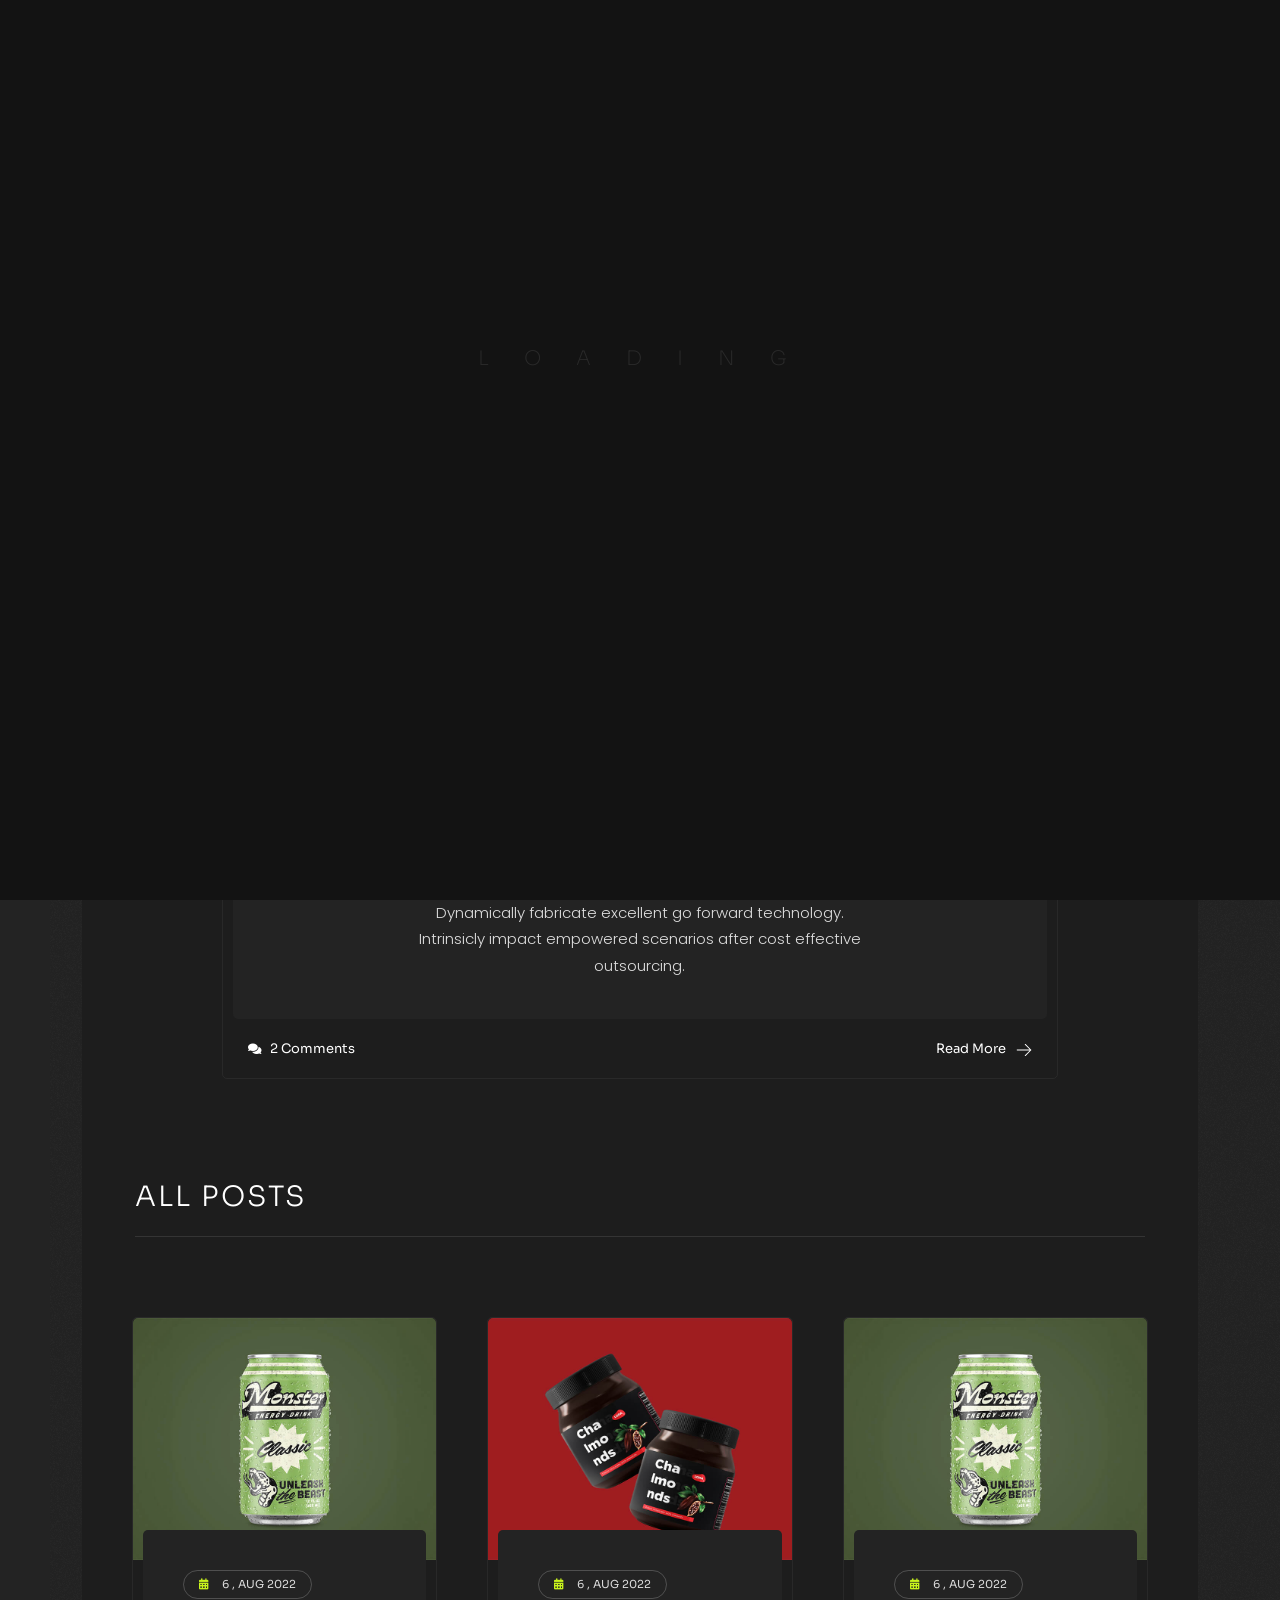
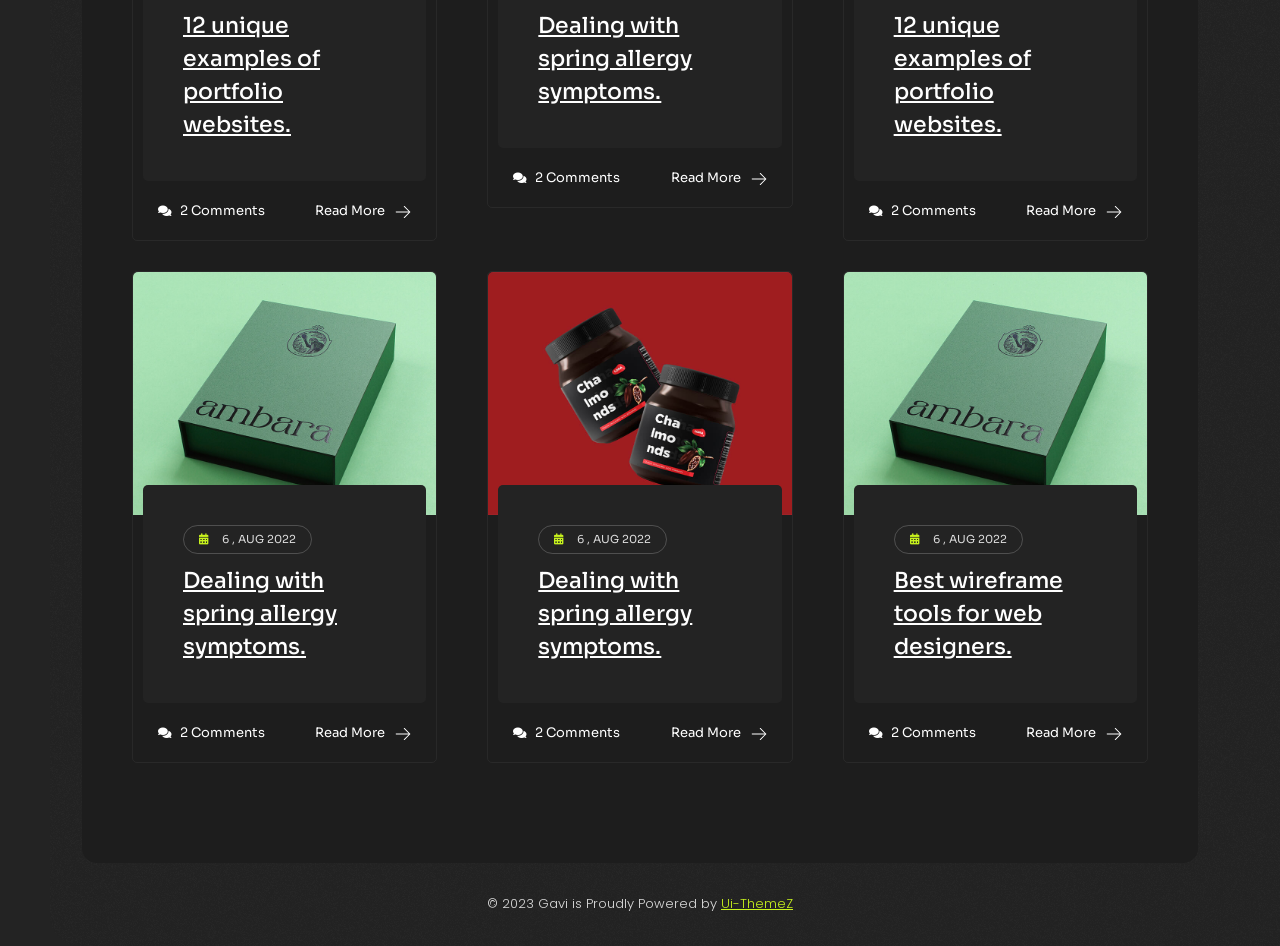
<file: blogs.html>
<!DOCTYPE html>
<html lang="zxx">


<!-- Mirrored from ui-themez.smartinnovates.net/items/Gavi/dark/blogs.html by HTTrack Website Copier/3.x [XR&CO'2014], Sat, 07 Oct 2023 09:46:29 GMT -->
<head>

    <!-- Metas -->
    <meta charset="utf-8">
    <meta http-equiv="X-UA-Compatible" content="IE=edge">
    <meta name="viewport" content="width=device-width, initial-scale=1, maximum-scale=1">
    <meta name="keywords" content="HTML5 Template Gavi Multi-Purpose themeforest">
    <meta name="description" content="Gavi - Multi-Purpose HTML5 Template">
    <meta name="author" content="">

    <!-- Title  -->
    <title>Gavi</title>

    <!-- Favicon -->
    <link rel="shortcut icon" href="assets/imgs/favicon.ico">

    <!-- Google Fonts -->
    <link href="https://fonts.googleapis.com/css?family=Poppins:100,200,300,400,500,600,700,800,900&amp;display=swap"
        rel="stylesheet">
    <link href="https://fonts.googleapis.com/css2?family=Sora:wght@100;200;300;400;500;600;700;800&amp;display=swap"
        rel="stylesheet">
    <link href="https://fonts.googleapis.com/css2?family=Space+Grotesk:wght@300;400;500;600;700&amp;display=swap"
        rel="stylesheet">

    <!-- Plugins -->
    <link rel="stylesheet" href="assets/css/plugins.css">

    <!-- Core Style Css -->
    <link rel="stylesheet" href="assets/css/style.css">

</head>

<body class="sub-bg">



    <!-- ==================== Start Loading ==================== -->

    <div class="loader-wrap">
        <svg viewBox="0 0 1000 1000" preserveAspectRatio="none">
            <path id="svg" d="M0,1005S175,995,500,995s500,5,500,5V0H0Z"></path>
        </svg>

        <div class="loader-wrap-heading">
            <div class="load-text">
                <span>L</span>
                <span>o</span>
                <span>a</span>
                <span>d</span>
                <span>i</span>
                <span>n</span>
                <span>g</span>
            </div>
        </div>
    </div>

    <!-- ==================== End Loading ==================== -->


    <div class="cursor"></div>


    <!-- ==================== Start progress-scroll-button ==================== -->

    <div class="progress-wrap cursor-pointer">
        <svg class="progress-circle svg-content" width="100%" height="100%" viewBox="-1 -1 102 102">
            <path d="M50,1 a49,49 0 0,1 0,98 a49,49 0 0,1 0,-98" />
        </svg>
    </div>

    <!-- ==================== End progress-scroll-button ==================== -->



    <!-- ==================== Start lines ==================== -->

    <div class="lines">
        <span></span>
        <span></span>
        <span></span>
        <span></span>
        <span></span>
    </div>

    <!-- ==================== End lines ==================== -->



    <!-- ==================== Start contact button ==================== -->

    <div class="contact-fixed-butn">
        <div class="butn-presv">
            <a href="home.html" class="butn butn-sm bg-white skew">
                <span class="text-dark">Contact Us</span>
            </a>
        </div>
    </div>

    <!-- ==================== End contact button ==================== -->



    <!-- ==================== Start Navbar ==================== -->

    <div class="nav-top pt-30 pb-30">
        <div class="container">
            <div class="row">
                <div class="col-md-4 valign">
                    <a href="#0" class="logo icon-img-60">
                        <img src="assets/imgs/logo-light.png" alt="">
                    </a>
                </div>
                <div class="col-md-8">
                    <div class="navbar">
                        <div class="row justify-content-end rest">
                            <div class="col-lg-8 rest">
            
                                <!-- navbar links -->
                                <ul class="navbar-nav main-bg d-flex justify-content-end">
                                    <li class="nav-item">
                                        <a href="home.html"><span>Home</span></a>
                                    </li>
                                    <li class="nav-item">
                                        <a href="home.html"><span>Services</span></a>
                                    </li>
                                    <li class="nav-item">
                                        <a href="home.html"><span>About</span></a>
                                    </li>
                                    <li class="nav-item">
                                        <a href="home.html"><span>Portfolio</span></a>
                                    </li>
                                    <li class="nav-item">
                                        <a href="home.html"><span>Price</span></a>
                                    </li>
                                    <li class="nav-item">
                                        <a href="home.html"><span>Contact</span></a>
                                    </li>
                                    <li class="nav-item">
                                        <a href="home.html"><span>Blog</span></a>
                                    </li>
                                </ul>
                            </div>
                        </div>
                    </div>
                </div>
            </div>
            <div class="nav-butn">
                <span class="pe-7s-menu"></span>
            </div>
        </div>
    </div>

    <!-- ==================== End Navbar ==================== -->



    <main class="container">


        <!-- ==================== Start Blog ==================== -->

        <section class="sec-box blog-main section-padding">
            <div class="sec-head text-center mb-80">
                <h6 class="sub-title opacity-7 mb-15">Our Blogs</h6>
                <h3><span class="main-color">Articles</span> & Resources</h3>
            </div>
            <div class="row justify-content-center">
                <div class="col-lg-10">
                    <div class="item">
                        <div class="img">
                            <img src="assets/imgs/blog/m1.jpg" alt="">
                        </div>
                        <div class="box">
                            <div class="cont text-center">
                                <span class="date"><i class="fas fa-calendar-alt mr-10 main-color"></i> 6 , Aug
                                    2022</span>
                                <h4><a href="blog-details.html">12 unique examples of portfolio websites.</a></h4>
                                <div class="row justify-content-center mt-15">
                                    <div class="col-lg-8">
                                        <p>Dynamically fabricate excellent go forward technology. Intrinsicly impact empowered scenarios after cost effective outsourcing.</p>
                                    </div>
                                </div>
                            </div>
                            <div class="info d-flex align-items-center">
                                <div>
                                    <span><i class="fas fa-comments fz-12 mr-5"></i> 2 Comments</span>
                                </div>
                                <div class="ml-auto">
                                    <a href="blog-details.html">Read More <svg class="ml-5" width="18" height="18"
                                            viewBox="0 0 18 18" fill="none" xmlns="http://www.w3.org/2000/svg">
                                            <path
                                                d="M17.2031 10.3281L11.5781 15.9531C11.535 15.9961 11.4839 16.0303 11.4276 16.0536C11.3713 16.077 11.3109 16.089 11.25 16.089C11.1891 16.089 11.1287 16.077 11.0724 16.0536C11.0161 16.0303 10.965 15.9961 10.9219 15.9531C10.8788 15.91 10.8446 15.8588 10.8213 15.8025C10.798 15.7462 10.786 15.6859 10.786 15.6249C10.786 15.564 10.798 15.5036 10.8213 15.4473C10.8446 15.391 10.8788 15.3399 10.9219 15.2968L15.7422 10.4687H3.125C3.00068 10.4687 2.88145 10.4193 2.79354 10.3314C2.70564 10.2435 2.65625 10.1242 2.65625 9.99993C2.65625 9.87561 2.70564 9.75638 2.79354 9.66847C2.88145 9.58056 3.00068 9.53118 3.125 9.53118H15.7422L10.9219 4.70305C10.8349 4.61603 10.786 4.498 10.786 4.37493C10.786 4.25186 10.8349 4.13383 10.9219 4.0468C11.0089 3.95978 11.1269 3.91089 11.25 3.91089C11.3731 3.91089 11.4911 3.95978 11.5781 4.0468L17.2031 9.6718C17.2476 9.71412 17.2829 9.76503 17.3071 9.82143C17.3313 9.87784 17.3438 9.93856 17.3438 9.99993C17.3438 10.0613 17.3313 10.122 17.3071 10.1784C17.2829 10.2348 17.2476 10.2857 17.2031 10.3281Z"
                                                fill="currentColor"></path>
                                        </svg></a>
                                </div>
                            </div>
                        </div>
                    </div>
                </div>
            </div>
        </section>

        <!-- ==================== End Blog ==================== -->



        <!-- ==================== Start Blog ==================== -->

        <section class="sec-box blog section-padding pt-0">
            <div class="row">
                <div class="col-12">
                    <div class="sec-head bord-thin-bottom pb-20 mb-80">
                        <h4 class="sub-title fz-28">All Posts</h4>
                    </div>
                </div>
            </div>
            <div class="row md-marg">
                <div class="col-lg-4">
                    <div class="item md-mb30 mb-30">
                        <div class="img">
                            <img src="assets/imgs/blog/1.jpg" alt="">
                        </div>
                        <div class="box">
                            <div class="cont">
                                <span class="date"><i class="fas fa-calendar-alt mr-10 main-color"></i> 6 , Aug
                                    2022</span>
                                <h5><a href="blog-details.html">12 unique examples of portfolio websites.</a></h5>
                            </div>
                            <div class="info d-flex align-items-center">
                                <div>
                                    <span><i class="fas fa-comments fz-12 mr-5"></i> 2 Comments</span>
                                </div>
                                <div class="ml-auto">
                                    <a href="blog-details.html">Read More <svg class="ml-5" width="18" height="18"
                                            viewBox="0 0 18 18" fill="none" xmlns="http://www.w3.org/2000/svg">
                                            <path
                                                d="M17.2031 10.3281L11.5781 15.9531C11.535 15.9961 11.4839 16.0303 11.4276 16.0536C11.3713 16.077 11.3109 16.089 11.25 16.089C11.1891 16.089 11.1287 16.077 11.0724 16.0536C11.0161 16.0303 10.965 15.9961 10.9219 15.9531C10.8788 15.91 10.8446 15.8588 10.8213 15.8025C10.798 15.7462 10.786 15.6859 10.786 15.6249C10.786 15.564 10.798 15.5036 10.8213 15.4473C10.8446 15.391 10.8788 15.3399 10.9219 15.2968L15.7422 10.4687H3.125C3.00068 10.4687 2.88145 10.4193 2.79354 10.3314C2.70564 10.2435 2.65625 10.1242 2.65625 9.99993C2.65625 9.87561 2.70564 9.75638 2.79354 9.66847C2.88145 9.58056 3.00068 9.53118 3.125 9.53118H15.7422L10.9219 4.70305C10.8349 4.61603 10.786 4.498 10.786 4.37493C10.786 4.25186 10.8349 4.13383 10.9219 4.0468C11.0089 3.95978 11.1269 3.91089 11.25 3.91089C11.3731 3.91089 11.4911 3.95978 11.5781 4.0468L17.2031 9.6718C17.2476 9.71412 17.2829 9.76503 17.3071 9.82143C17.3313 9.87784 17.3438 9.93856 17.3438 9.99993C17.3438 10.0613 17.3313 10.122 17.3071 10.1784C17.2829 10.2348 17.2476 10.2857 17.2031 10.3281Z"
                                                fill="currentColor"></path>
                                        </svg></a>
                                </div>
                            </div>
                        </div>
                    </div>
                </div>
                <div class="col-lg-4">
                    <div class="item md-mb30 mb-30">
                        <div class="img">
                            <img src="assets/imgs/blog/2.jpg" alt="">
                        </div>
                        <div class="box">
                            <div class="cont">
                                <span class="date"><i class="fas fa-calendar-alt mr-10 main-color"></i> 6 , Aug
                                    2022</span>
                                <h5><a href="blog-details.html">Dealing with spring allergy symptoms.</a></h5>
                            </div>
                            <div class="info d-flex align-items-center">
                                <div>
                                    <span><i class="fas fa-comments fz-12 mr-5"></i> 2 Comments</span>
                                </div>
                                <div class="ml-auto">
                                    <a href="blog-details.html">Read More <svg class="ml-5" width="18" height="18"
                                            viewBox="0 0 18 18" fill="none" xmlns="http://www.w3.org/2000/svg">
                                            <path
                                                d="M17.2031 10.3281L11.5781 15.9531C11.535 15.9961 11.4839 16.0303 11.4276 16.0536C11.3713 16.077 11.3109 16.089 11.25 16.089C11.1891 16.089 11.1287 16.077 11.0724 16.0536C11.0161 16.0303 10.965 15.9961 10.9219 15.9531C10.8788 15.91 10.8446 15.8588 10.8213 15.8025C10.798 15.7462 10.786 15.6859 10.786 15.6249C10.786 15.564 10.798 15.5036 10.8213 15.4473C10.8446 15.391 10.8788 15.3399 10.9219 15.2968L15.7422 10.4687H3.125C3.00068 10.4687 2.88145 10.4193 2.79354 10.3314C2.70564 10.2435 2.65625 10.1242 2.65625 9.99993C2.65625 9.87561 2.70564 9.75638 2.79354 9.66847C2.88145 9.58056 3.00068 9.53118 3.125 9.53118H15.7422L10.9219 4.70305C10.8349 4.61603 10.786 4.498 10.786 4.37493C10.786 4.25186 10.8349 4.13383 10.9219 4.0468C11.0089 3.95978 11.1269 3.91089 11.25 3.91089C11.3731 3.91089 11.4911 3.95978 11.5781 4.0468L17.2031 9.6718C17.2476 9.71412 17.2829 9.76503 17.3071 9.82143C17.3313 9.87784 17.3438 9.93856 17.3438 9.99993C17.3438 10.0613 17.3313 10.122 17.3071 10.1784C17.2829 10.2348 17.2476 10.2857 17.2031 10.3281Z"
                                                fill="currentColor"></path>
                                        </svg></a>
                                </div>
                            </div>
                        </div>
                    </div>
                </div>
                <div class="col-lg-4">
                    <div class="item md-mb30 mb-30">
                        <div class="img">
                            <img src="assets/imgs/blog/1.jpg" alt="">
                        </div>
                        <div class="box">
                            <div class="cont">
                                <span class="date"><i class="fas fa-calendar-alt mr-10 main-color"></i> 6 , Aug
                                    2022</span>
                                <h5><a href="blog-details.html">12 unique examples of portfolio websites.</a></h5>
                            </div>
                            <div class="info d-flex align-items-center">
                                <div>
                                    <span><i class="fas fa-comments fz-12 mr-5"></i> 2 Comments</span>
                                </div>
                                <div class="ml-auto">
                                    <a href="blog-details.html">Read More <svg class="ml-5" width="18" height="18"
                                            viewBox="0 0 18 18" fill="none" xmlns="http://www.w3.org/2000/svg">
                                            <path
                                                d="M17.2031 10.3281L11.5781 15.9531C11.535 15.9961 11.4839 16.0303 11.4276 16.0536C11.3713 16.077 11.3109 16.089 11.25 16.089C11.1891 16.089 11.1287 16.077 11.0724 16.0536C11.0161 16.0303 10.965 15.9961 10.9219 15.9531C10.8788 15.91 10.8446 15.8588 10.8213 15.8025C10.798 15.7462 10.786 15.6859 10.786 15.6249C10.786 15.564 10.798 15.5036 10.8213 15.4473C10.8446 15.391 10.8788 15.3399 10.9219 15.2968L15.7422 10.4687H3.125C3.00068 10.4687 2.88145 10.4193 2.79354 10.3314C2.70564 10.2435 2.65625 10.1242 2.65625 9.99993C2.65625 9.87561 2.70564 9.75638 2.79354 9.66847C2.88145 9.58056 3.00068 9.53118 3.125 9.53118H15.7422L10.9219 4.70305C10.8349 4.61603 10.786 4.498 10.786 4.37493C10.786 4.25186 10.8349 4.13383 10.9219 4.0468C11.0089 3.95978 11.1269 3.91089 11.25 3.91089C11.3731 3.91089 11.4911 3.95978 11.5781 4.0468L17.2031 9.6718C17.2476 9.71412 17.2829 9.76503 17.3071 9.82143C17.3313 9.87784 17.3438 9.93856 17.3438 9.99993C17.3438 10.0613 17.3313 10.122 17.3071 10.1784C17.2829 10.2348 17.2476 10.2857 17.2031 10.3281Z"
                                                fill="currentColor"></path>
                                        </svg></a>
                                </div>
                            </div>
                        </div>
                    </div>
                </div>
                <div class="col-lg-4">
                    <div class="item md-mb30">
                        <div class="img">
                            <img src="assets/imgs/blog/3.jpg" alt="">
                        </div>
                        <div class="box">
                            <div class="cont">
                                <span class="date"><i class="fas fa-calendar-alt mr-10 main-color"></i> 6 , Aug
                                    2022</span>
                                <h5><a href="blog-details.html">Dealing with spring allergy symptoms.</a></h5>
                            </div>
                            <div class="info d-flex align-items-center">
                                <div>
                                    <span><i class="fas fa-comments fz-12 mr-5"></i> 2 Comments</span>
                                </div>
                                <div class="ml-auto">
                                    <a href="blog-details.html">Read More <svg class="ml-5" width="18" height="18"
                                            viewBox="0 0 18 18" fill="none" xmlns="http://www.w3.org/2000/svg">
                                            <path
                                                d="M17.2031 10.3281L11.5781 15.9531C11.535 15.9961 11.4839 16.0303 11.4276 16.0536C11.3713 16.077 11.3109 16.089 11.25 16.089C11.1891 16.089 11.1287 16.077 11.0724 16.0536C11.0161 16.0303 10.965 15.9961 10.9219 15.9531C10.8788 15.91 10.8446 15.8588 10.8213 15.8025C10.798 15.7462 10.786 15.6859 10.786 15.6249C10.786 15.564 10.798 15.5036 10.8213 15.4473C10.8446 15.391 10.8788 15.3399 10.9219 15.2968L15.7422 10.4687H3.125C3.00068 10.4687 2.88145 10.4193 2.79354 10.3314C2.70564 10.2435 2.65625 10.1242 2.65625 9.99993C2.65625 9.87561 2.70564 9.75638 2.79354 9.66847C2.88145 9.58056 3.00068 9.53118 3.125 9.53118H15.7422L10.9219 4.70305C10.8349 4.61603 10.786 4.498 10.786 4.37493C10.786 4.25186 10.8349 4.13383 10.9219 4.0468C11.0089 3.95978 11.1269 3.91089 11.25 3.91089C11.3731 3.91089 11.4911 3.95978 11.5781 4.0468L17.2031 9.6718C17.2476 9.71412 17.2829 9.76503 17.3071 9.82143C17.3313 9.87784 17.3438 9.93856 17.3438 9.99993C17.3438 10.0613 17.3313 10.122 17.3071 10.1784C17.2829 10.2348 17.2476 10.2857 17.2031 10.3281Z"
                                                fill="currentColor"></path>
                                        </svg></a>
                                </div>
                            </div>
                        </div>
                    </div>
                </div>
                <div class="col-lg-4">
                    <div class="item md-mb30">
                        <div class="img">
                            <img src="assets/imgs/blog/2.jpg" alt="">
                        </div>
                        <div class="box">
                            <div class="cont">
                                <span class="date"><i class="fas fa-calendar-alt mr-10 main-color"></i> 6 , Aug
                                    2022</span>
                                <h5><a href="blog-details.html">Dealing with spring allergy symptoms.</a></h5>
                            </div>
                            <div class="info d-flex align-items-center">
                                <div>
                                    <span><i class="fas fa-comments fz-12 mr-5"></i> 2 Comments</span>
                                </div>
                                <div class="ml-auto">
                                    <a href="blog-details.html">Read More <svg class="ml-5" width="18" height="18"
                                            viewBox="0 0 18 18" fill="none" xmlns="http://www.w3.org/2000/svg">
                                            <path
                                                d="M17.2031 10.3281L11.5781 15.9531C11.535 15.9961 11.4839 16.0303 11.4276 16.0536C11.3713 16.077 11.3109 16.089 11.25 16.089C11.1891 16.089 11.1287 16.077 11.0724 16.0536C11.0161 16.0303 10.965 15.9961 10.9219 15.9531C10.8788 15.91 10.8446 15.8588 10.8213 15.8025C10.798 15.7462 10.786 15.6859 10.786 15.6249C10.786 15.564 10.798 15.5036 10.8213 15.4473C10.8446 15.391 10.8788 15.3399 10.9219 15.2968L15.7422 10.4687H3.125C3.00068 10.4687 2.88145 10.4193 2.79354 10.3314C2.70564 10.2435 2.65625 10.1242 2.65625 9.99993C2.65625 9.87561 2.70564 9.75638 2.79354 9.66847C2.88145 9.58056 3.00068 9.53118 3.125 9.53118H15.7422L10.9219 4.70305C10.8349 4.61603 10.786 4.498 10.786 4.37493C10.786 4.25186 10.8349 4.13383 10.9219 4.0468C11.0089 3.95978 11.1269 3.91089 11.25 3.91089C11.3731 3.91089 11.4911 3.95978 11.5781 4.0468L17.2031 9.6718C17.2476 9.71412 17.2829 9.76503 17.3071 9.82143C17.3313 9.87784 17.3438 9.93856 17.3438 9.99993C17.3438 10.0613 17.3313 10.122 17.3071 10.1784C17.2829 10.2348 17.2476 10.2857 17.2031 10.3281Z"
                                                fill="currentColor"></path>
                                        </svg></a>
                                </div>
                            </div>
                        </div>
                    </div>
                </div>
                <div class="col-lg-4">
                    <div class="item">
                        <div class="img">
                            <img src="assets/imgs/blog/3.jpg" alt="">
                        </div>
                        <div class="box">
                            <div class="cont">
                                <span class="date"><i class="fas fa-calendar-alt mr-10 main-color"></i> 6 , Aug
                                    2022</span>
                                <h5><a href="blog-details.html">Best wireframe tools for web designers.</a></h5>
                            </div>
                            <div class="info d-flex align-items-center">
                                <div>
                                    <span><i class="fas fa-comments fz-12 mr-5"></i> 2 Comments</span>
                                </div>
                                <div class="ml-auto">
                                    <a href="blog-details.html">Read More <svg class="ml-5" width="18" height="18"
                                            viewBox="0 0 18 18" fill="none" xmlns="http://www.w3.org/2000/svg">
                                            <path
                                                d="M17.2031 10.3281L11.5781 15.9531C11.535 15.9961 11.4839 16.0303 11.4276 16.0536C11.3713 16.077 11.3109 16.089 11.25 16.089C11.1891 16.089 11.1287 16.077 11.0724 16.0536C11.0161 16.0303 10.965 15.9961 10.9219 15.9531C10.8788 15.91 10.8446 15.8588 10.8213 15.8025C10.798 15.7462 10.786 15.6859 10.786 15.6249C10.786 15.564 10.798 15.5036 10.8213 15.4473C10.8446 15.391 10.8788 15.3399 10.9219 15.2968L15.7422 10.4687H3.125C3.00068 10.4687 2.88145 10.4193 2.79354 10.3314C2.70564 10.2435 2.65625 10.1242 2.65625 9.99993C2.65625 9.87561 2.70564 9.75638 2.79354 9.66847C2.88145 9.58056 3.00068 9.53118 3.125 9.53118H15.7422L10.9219 4.70305C10.8349 4.61603 10.786 4.498 10.786 4.37493C10.786 4.25186 10.8349 4.13383 10.9219 4.0468C11.0089 3.95978 11.1269 3.91089 11.25 3.91089C11.3731 3.91089 11.4911 3.95978 11.5781 4.0468L17.2031 9.6718C17.2476 9.71412 17.2829 9.76503 17.3071 9.82143C17.3313 9.87784 17.3438 9.93856 17.3438 9.99993C17.3438 10.0613 17.3313 10.122 17.3071 10.1784C17.2829 10.2348 17.2476 10.2857 17.2031 10.3281Z"
                                                fill="currentColor"></path>
                                        </svg></a>
                                </div>
                            </div>
                        </div>
                    </div>
                </div>
            </div>
        </section>

        <!-- ==================== End Blog ==================== -->


    </main>


    <!-- ==================== Start Footer ==================== -->

    <footer class="pt-30 pb-30">
        <div class="container">
            <div class="row">
                <div class="col-12">
                    <div class="text-center">
                        <p class="fz-13">© 2023 Gavi is Proudly Powered by <span class="underline main-color"><a
                                    href="https://themeforest.net/user/ui-themez" target="_blank">Ui-ThemeZ</a></span>
                        </p>
                    </div>
                </div>
            </div>
        </div>
    </footer>

    <!-- ==================== End Footer ==================== -->










    <!-- jQuery -->
    <script src="assets/js/jquery-3.6.0.min.js"></script>
    <script src="assets/js/jquery-migrate-3.4.0.min.js"></script>

    <!-- plugins -->
    <script src="assets/js/plugins.js"></script>

    <script src="assets/js/ScrollTrigger.min.js"></script>

    <!-- custom scripts -->
    <script src="assets/js/scripts.js"></script>

</body>


<!-- Mirrored from ui-themez.smartinnovates.net/items/Gavi/dark/blogs.html by HTTrack Website Copier/3.x [XR&CO'2014], Sat, 07 Oct 2023 09:46:30 GMT -->
</html>
</file>
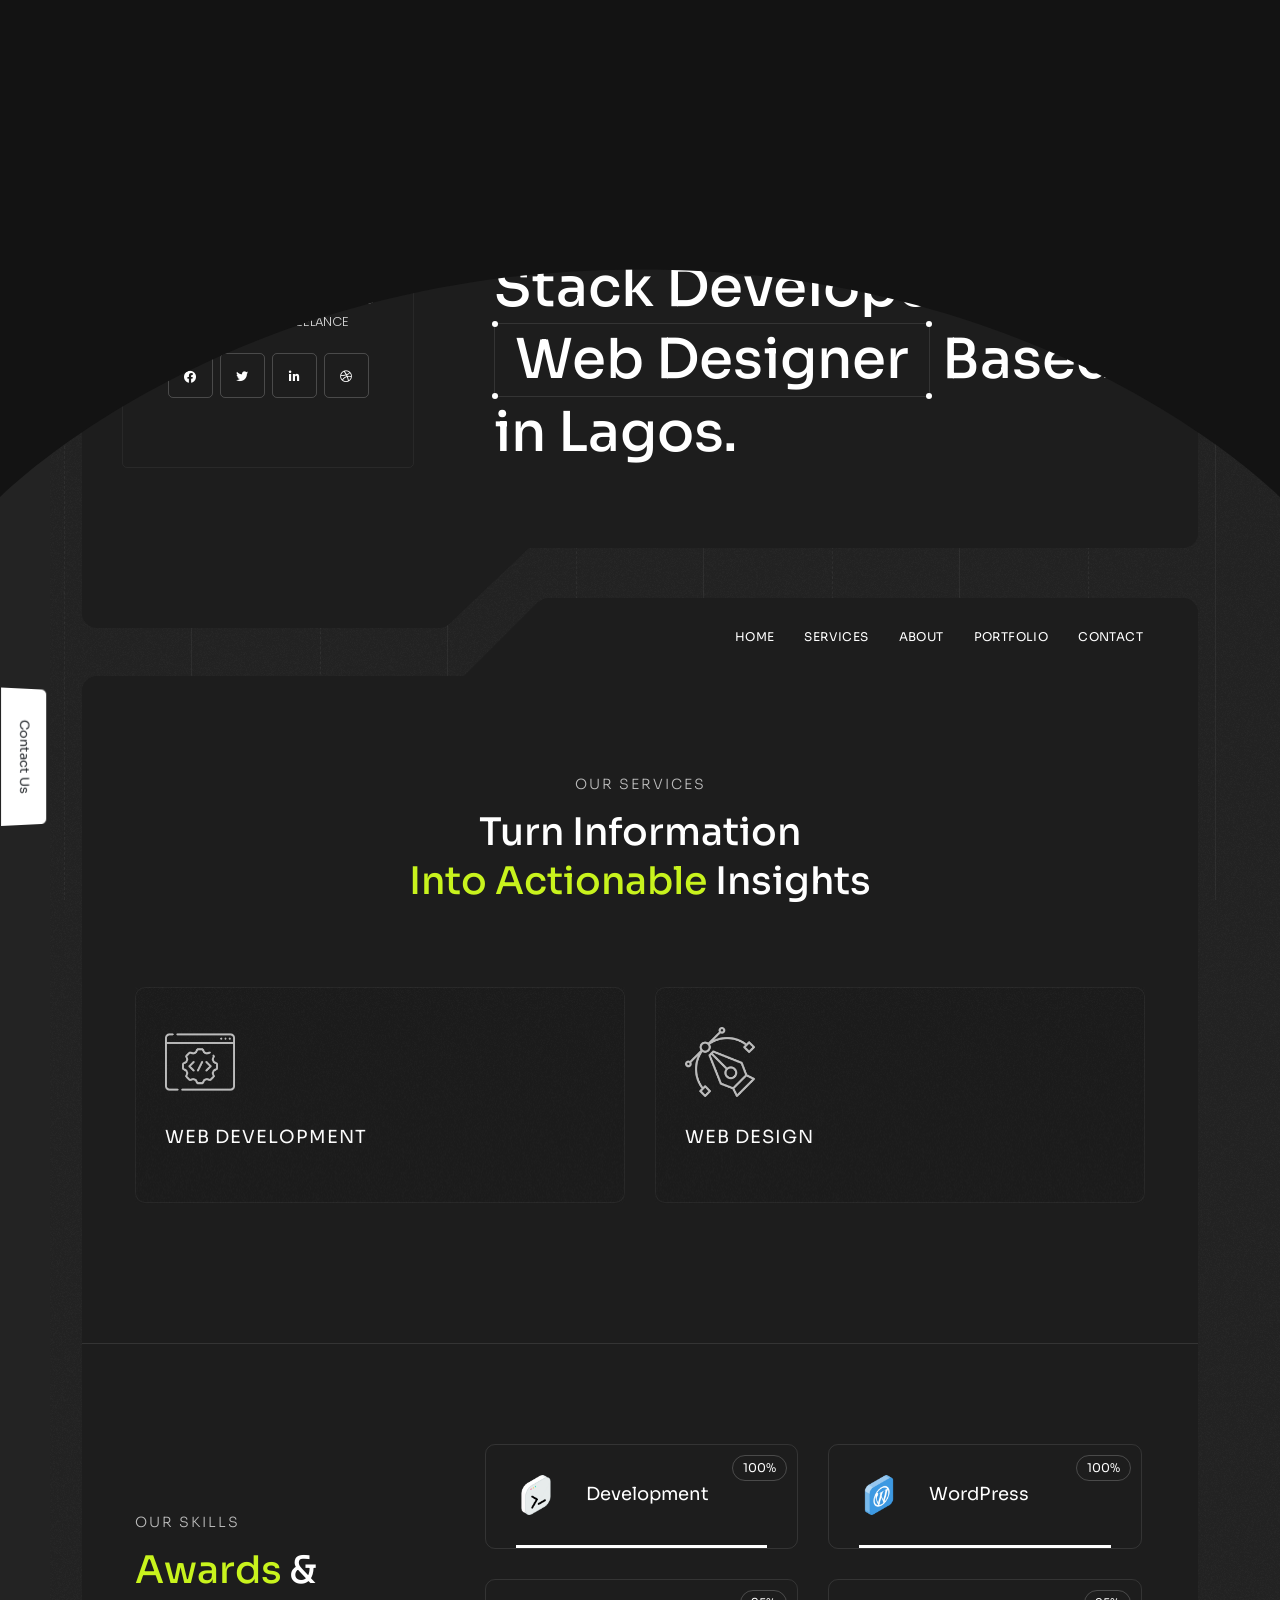
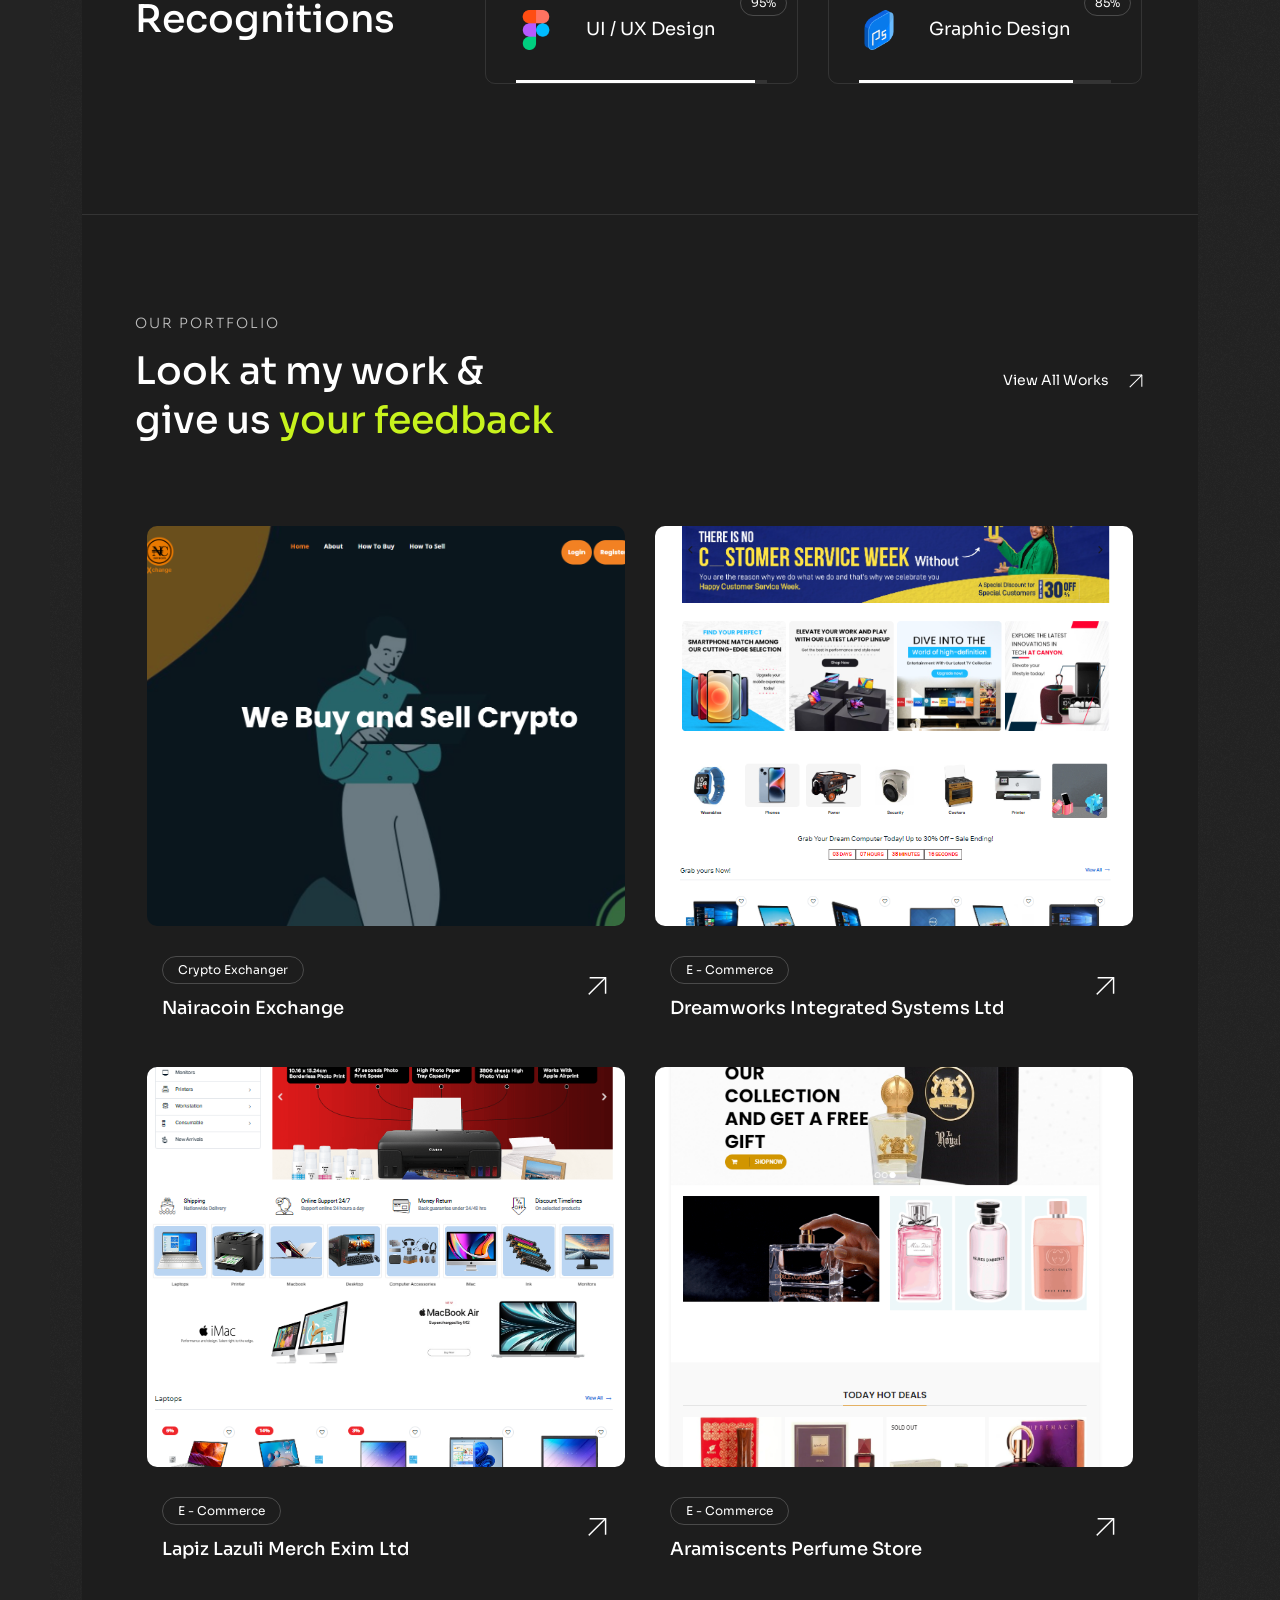
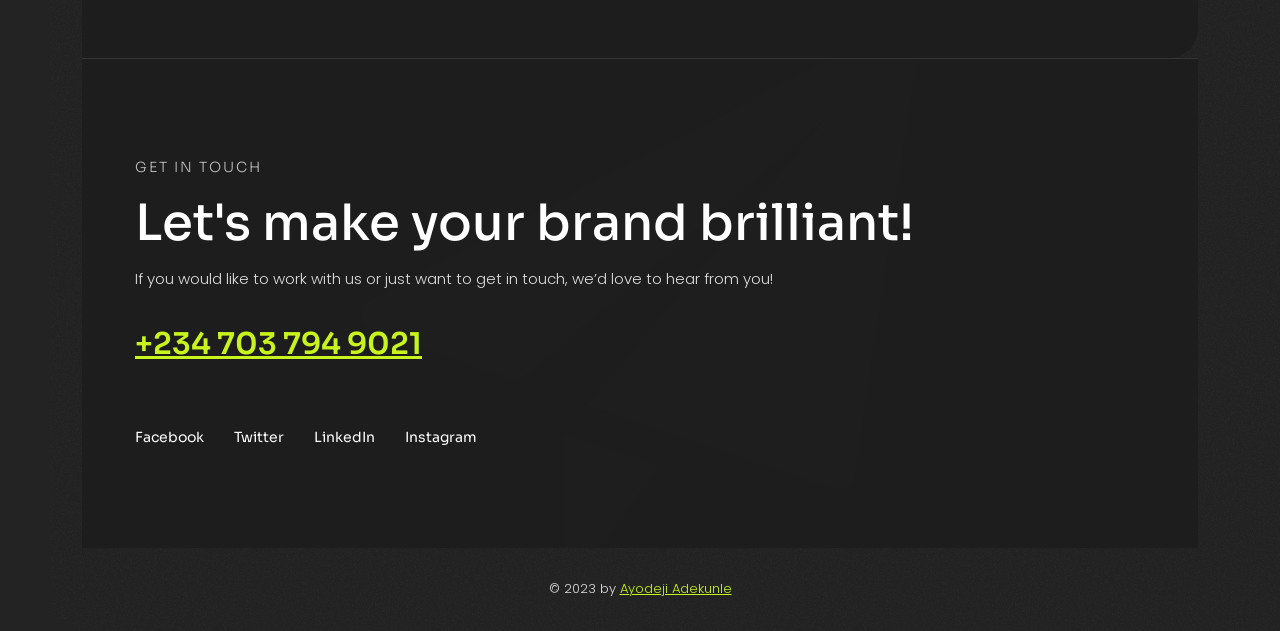
<file: home.html>
<!DOCTYPE html>
<html lang="zxx">
  <head>
    <!-- Metas -->
    <meta charset="utf-8" />
    <meta http-equiv="X-UA-Compatible" content="IE=edge" />
    <meta
      name="viewport"
      content="width=device-width, initial-scale=1, maximum-scale=1"
    />
    <meta
      name="keywords"
      content="HTML5 Template Gavi Multi-Purpose themeforest"
    />
    <meta name="description" content="Gavi - Multi-Purpose HTML5 Template" />
    <meta name="author" content="" />

    <!-- Title  -->
    <title>Gavi</title>

    <!-- Favicon -->
    <link rel="shortcut icon" href="assets/imgs/favicon.ico" />

    <!-- Google Fonts -->
    <link
      href="https://fonts.googleapis.com/css?family=Poppins:100,200,300,400,500,600,700,800,900&amp;display=swap"
      rel="stylesheet"
    />
    <link
      href="https://fonts.googleapis.com/css2?family=Sora:wght@100;200;300;400;500;600;700;800&amp;display=swap"
      rel="stylesheet"
    />
    <link
      href="https://fonts.googleapis.com/css2?family=Space+Grotesk:wght@300;400;500;600;700&amp;display=swap"
      rel="stylesheet"
    />

    <!-- Plugins -->
    <link rel="stylesheet" href="assets/css/plugins.css" />

    <!-- Core Style Css -->
    <link rel="stylesheet" href="assets/css/style.css" />
  </head>

  <body class="sub-bg" data-scroll-index="0">
    <!-- ==================== Start Loading ==================== -->

    <div class="loader-wrap">
      <svg viewBox="0 0 1000 1000" preserveAspectRatio="none">
        <path id="svg" d="M0,1005S175,995,500,995s500,5,500,5V0H0Z"></path>
      </svg>

      <div class="loader-wrap-heading">
        <div class="load-text">
          <span>L</span>
          <span>o</span>
          <span>a</span>
          <span>d</span>
          <span>i</span>
          <span>n</span>
          <span>g</span>
        </div>
      </div>
    </div>

    <!-- ==================== End Loading ==================== -->

    <div class="cursor"></div>

    <!-- ==================== Start progress-scroll-button ==================== -->

    <div class="progress-wrap cursor-pointer">
      <svg
        class="progress-circle svg-content"
        width="100%"
        height="100%"
        viewBox="-1 -1 102 102"
      >
        <path d="M50,1 a49,49 0 0,1 0,98 a49,49 0 0,1 0,-98" />
      </svg>
    </div>

    <!-- ==================== End progress-scroll-button ==================== -->

    <!-- ==================== Start lines ==================== -->

    <div class="lines">
      <span></span>
      <span></span>
      <span></span>
      <span></span>
      <span></span>
    </div>

    <!-- ==================== End lines ==================== -->

    <!-- ==================== Start contact button ==================== -->

    <div class="contact-fixed-butn">
      <div class="butn-presv">
        <a href="#0" class="butn butn-sm bg-white skew" data-scroll-nav="5">
          <span class="text-dark">Contact Us</span>
        </a>
      </div>
    </div>

    <!-- ==================== End contact button ==================== -->

    <!-- ==================== Start Navbar ==================== -->

    <div class="nav-top pt-30 pb-30">
      <div class="container">
        <div class="row">
          <div class="col-md-4 valign">
            <a href="#0" class="logo icon-img-60">
              <img src="assets/imgs/ayo.png" alt="" />
            </a>
          </div>
          <div class="col-md-4 valign">
            <div class="social text-center full-width">
              <a href="https://www.facebook.com/ayodeji.adekunle"
                ><i class="fab fa-facebook"></i
              ></a>
              <a href="#"><i class="fab fa-twitter"></i></a>
              <a href="https://www.linkedin.com/in/ayodeji-adekunle-803b8b124/"
                ><i class="fab fa-linkedin-in"></i
              ></a>
              <a href="https://dribbble.com/Hxbm"
                ><i class="fab fa-dribbble"></i
              ></a>
            </div>
          </div>
          <div class="col-md-4 valign">
            <div class="full-width info">
              <div class="d-flex justify-content-end">
                <a href="mailto:abc@example.com">
                  <!-- <span class="sub-title fz-12">Ayodeji@website.com</span> -->
                </a>
              </div>
            </div>
          </div>
        </div>
        <div class="nav-butn">
          <span class="pe-7s-menu"></span>
        </div>
      </div>
    </div>

    <!-- ==================== End Navbar ==================== -->

    <main class="container">
      <!-- ==================== Start Intro ==================== -->

      <section class="intro-profile md-mb50">
        <div class="row rest">
          <div class="col-lg-4 box-img main-bg">
            <div class="cont valign">
              <div class="full-width">
                <div class="img">
                  <!-- <img src="assets/imgs/header/ayodev.jpg" alt="" /> -->
                  <span class="icon">
                    <img src="assets/imgs/header/icon1.png" alt="" />
                  </span>
                  <span class="icon">
                    <img src="assets/imgs/header/icon2.png" alt="" />
                  </span>
                  <span class="icon">
                    <img src="assets/imgs/header/icon4.png" alt="" />
                  </span>
                </div>
                <div class="info text-center mt-30">
                  <h5>Ayodeji Adekunle</h5>
                  <p class="fz-13 text-u">Available For Freelance</p>
                </div>
                <div class="social text-center mt-20">
                  <a href="https://www.facebook.com/ayodeji.adekunle"
                    ><i class="fab fa-facebook"></i
                  ></a>
                  <a href="#"><i class="fab fa-twitter"></i></a>
                  <a
                    href="https://www.linkedin.com/in/ayodeji-adekunle-803b8b124/"
                    ><i class="fab fa-linkedin-in"></i
                  ></a>
                  <a href="https://dribbble.com/Hxbm"
                    ><i class="fab fa-dribbble"></i
                  ></a>
                </div>
              </div>
            </div>
          </div>
          <div class="col-lg-8 content main-bg">
            <h1>
              Hello, I’m <span class="main-color">Ayodeji</span>, Full-Stack
              Developer and <span class="bord">Web Designer <i></i></span> Based
              in Lagos.
            </h1>
            <!-- <div class="stauts mt-80">
              <div class="d-flex align-items-center">
                <div class="mr-40">
                  <div class="d-flex align-items-center">
                    <h2>5</h2>
                    <p>
                      Years <br />
                      of Experance
                    </p>
                  </div>
                </div>
                <div class="mr-40">
                  <div class="d-flex align-items-center">
                    <h2>1.5k</h2>
                    <p>Clients <br> Worldwide</p>
                  </div>
                </div>
                <div>
                  <div class="butn-presv">
                    <a href="#0" class="butn butn-md butn-bord radius-5 skew">
                      <span>Dwonload C.V</span>
                    </a>
                  </div>
                </div>
              </div>
            </div> -->
          </div>
        </div>
      </section>

      <!-- ==================== End Intro ==================== -->

      <!-- ==================== Start Navbar ==================== -->

      <nav class="navbar">
        <div class="row justify-content-end rest">
          <div class="col-lg-8 rest">
            <!-- navbar links -->
            <ul class="navbar-nav main-bg d-flex justify-content-end">
              <li class="nav-item">
                <a href="#0" data-scroll-nav="0"><span>Home</span></a>
              </li>
              <li class="nav-item">
                <a href="#0" data-scroll-nav="1"><span>Services</span></a>
              </li>
              <li class="nav-item">
                <a href="#0" data-scroll-nav="2"><span>About</span></a>
              </li>
              <li class="nav-item">
                <a href="#0" data-scroll-nav="3"><span>Portfolio</span></a>
              </li>
              <!-- <li class="nav-item">
                            <a href="#0" data-scroll-nav="4"><span>Price</span></a>
                        </li> -->
              <li class="nav-item">
                <a href="#0" data-scroll-nav="5"><span>Contact</span></a>
              </li>
              <!-- <li class="nav-item">
                            <a href="#0" data-scroll-nav="6"><span>Blog</span></a>
                        </li> -->
            </ul>
          </div>
        </div>
      </nav>

      <!-- ==================== End Navbar ==================== -->

      <section class="in-box">
        <!-- ==================== Start Services ==================== -->

        <div
          class="sec-box services section-padding bord-thin-bottom"
          data-scroll-index="1"
        >
          <div class="sec-head mb-80">
            <div class="row justify-content-center">
              <div class="col-lg-6 text-center">
                <h6 class="sub-title opacity-7 mb-15">Our Services</h6>
                <h3>
                  Turn Information
                  <span class="main-color">Into Actionable</span> Insights
                </h3>
              </div>
            </div>
          </div>
          <div class="row">
            <div class="col-md-6">
              <div class="item mb-40">
                <span class="icon-img-70 mb-30 opacity-7">
                  <img src="assets/imgs/serv-img/2.png" alt="" />
                </span>
                <h6 class="text-u ls1 mb-15">Web Development</h6>
                <!-- <p>There are many variations of passages of available but to the majority have suffered but
                                the into majority.</p> -->
                <div class="bord-color"></div>
              </div>
            </div>
            <div class="col-md-6">
              <div class="item mb-40">
                <span class="icon-img-70 mb-30 opacity-7">
                  <img src="assets/imgs/serv-img/1.png" alt="" />
                </span>
                <h6 class="text-u ls1 mb-15">Web Design</h6>
                <!-- <p>There are many variations of passages of available but to the majority have suffered but
                                the into majority.</p> -->
                <div class="bord-color"></div>
              </div>
            </div>
            <!-- <div class="col-md-6">
                        <div class="item sm-mb40">
                            <span class="icon-img-70 mb-30 opacity-7">
                                <img src="assets/imgs/serv-img/3.png" alt="">
                            </span>
                            <h6 class="text-u ls1 mb-15">SEO / Marketing</h6>
                            <p>There are many variations of passages of available but to the majority have suffered but
                                the into majority.</p>
                            <div class="bord-color"></div>
                        </div>
                    </div> -->
            <!-- <div class="col-md-6">
                        <div class="item">
                            <span class="icon-img-70 mb-30 opacity-7">
                                <img src="assets/imgs/serv-img/4.png" alt="">
                            </span>
                            <h6 class="text-u ls1 mb-15">Technology Solution</h6>
                            <p>There are many variations of passages of available but to the majority have suffered but
                                the into majority.</p>
                            <div class="bord-color"></div>
                        </div>
                    </div> -->
          </div>
        </div>

        <!-- ==================== End Services ==================== -->

        <!-- ==================== Start Skills ==================== -->

        <div
          class="sec-box skills section-padding bord-thin-bottom"
          data-scroll-index="2"
        >
          <div class="row">
            <div class="col-lg-4 valign">
              <div class="sec-head md-mb80">
                <h6 class="sub-title opacity-7 mb-15">Our Skills</h6>
                <h3><span class="main-color">Awards</span> & Recognitions</h3>
              </div>
            </div>
            <div class="col-lg-8">
              <div class="row">
                <div class="col-md-6">
                  <div class="item mb-30">
                    <div class="d-flex align-items-center mb-30">
                      <div class="mr-30">
                        <div class="img icon-img-40">
                          <img src="assets/imgs/resume/s2.png" alt="" />
                        </div>
                      </div>
                      <div>
                        <h6 class="fz-18">Development</h6>
                      </div>
                    </div>
                    <div class="skill-progress">
                      <span class="progres" data-value="100%"></span>
                    </div>
                    <span class="value">100%</span>
                  </div>
                </div>
                <div class="col-md-6">
                  <div class="item">
                    <div class="d-flex align-items-center mb-30">
                      <div class="mr-30">
                        <div class="img icon-img-40">
                          <img src="assets/imgs/resume/s4.png" alt="" />
                        </div>
                      </div>
                      <div>
                        <h6 class="fz-18">WordPress</h6>
                      </div>
                    </div>
                    <div class="skill-progress">
                      <span class="progres" data-value="100%"></span>
                    </div>
                    <span class="value">100%</span>
                  </div>
                </div>
                <div class="col-md-6">
                  <div class="item mb-30">
                    <div class="d-flex align-items-center mb-30">
                      <div class="mr-30">
                        <div class="img icon-img-40">
                          <img src="assets/imgs/resume/s1.png" alt="" />
                        </div>
                      </div>
                      <div>
                        <h6 class="fz-18">UI / UX Design</h6>
                      </div>
                    </div>
                    <div class="skill-progress">
                      <span class="progres" data-value="95%"></span>
                    </div>
                    <span class="value">95%</span>
                  </div>
                </div>
                <div class="col-md-6">
                  <div class="item sm-mb30">
                    <div class="d-flex align-items-center mb-30">
                      <div class="mr-30">
                        <div class="img icon-img-40">
                          <img src="assets/imgs/resume/s3.png" alt="" />
                        </div>
                      </div>
                      <div>
                        <h6 class="fz-18">Graphic Design</h6>
                      </div>
                    </div>
                    <div class="skill-progress">
                      <span class="progres" data-value="85%"></span>
                    </div>
                    <span class="value">85%</span>
                  </div>
                </div>
              </div>
            </div>
          </div>
          <!-- <div class="awards mt-100">
                    <div class="row md-marg">
                        <div class="col-lg-4">
                            <div class="award-item sub-bg md-mb30">
                                <div class="d-flex">
                                    <div>
                                        <span>01</span>
                                    </div>
                                    <div class="ml-auto">
                                        <span>2019</span>
                                    </div>
                                </div>
                                <div class="img icon-img-100 mt-80 mb-30">
                                    <img src="assets/imgs/awards/1.png" alt="">
                                </div>
                                <h6>02x Designer Award</h6>
                                <span class="sub-title main-color mt-10">Nominee</span>
                            </div>
                        </div>
                        <div class="col-lg-4">
                            <div class="award-item sub-bg md-mb30">
                                <div class="d-flex">
                                    <div>
                                        <span>01</span>
                                    </div>
                                    <div class="ml-auto">
                                        <span>2021</span>
                                    </div>
                                </div>
                                <div class="img icon-img-100 mt-80 mb-30">
                                    <img src="assets/imgs/awards/2.png" alt="">
                                </div>
                                <h6>02x Designer Award</h6>
                                <span class="sub-title main-color mt-10">Winner</span>
                            </div>
                        </div>
                        <div class="col-lg-4">
                            <div class="award-item sub-bg">
                                <div class="d-flex">
                                    <div>
                                        <span>01</span>
                                    </div>
                                    <div class="ml-auto">
                                        <span>2022</span>
                                    </div>
                                </div>
                                <div class="img icon-img-100 mt-80 mb-30">
                                    <img src="assets/imgs/awards/3.png" alt="">
                                </div>
                                <h6>02x Designer Award</h6>
                                <span class="sub-title main-color mt-10">Ruuners Up</span>
                            </div>
                        </div>
                    </div>
                </div> -->
        </div>

        <!-- ==================== End Skills ==================== -->

        <!-- ==================== Start Portfolio ==================== -->

        <div class="sec-box portfolio section-padding" data-scroll-index="3">
          <div class="sec-head mb-30">
            <div class="row">
              <div class="col-lg-6">
                <h6 class="sub-title opacity-7 mb-15">Our Portfolio</h6>
                <h3>
                  Look at my work & <br />
                  give us <span class="main-color">your feedback</span>
                </h3>
              </div>
              <div class="col-lg-6 valign">
                <div class="go-more full-width d-flex justify-content-end">
                  <a href="works.html" class="d-flex">
                    <span
                      >View All Works
                      <svg
                        class="arrow-right"
                        xmlns="http://www.w3.org/2000/svg"
                        xmlns:xlink="http://www.w3.org/1999/xlink"
                        x="0px"
                        y="0px"
                        viewBox="0 0 34.2 32.3"
                        xml:space="preserve"
                        style="stroke-width: 2"
                      >
                        <line x1="0" y1="16" x2="33" y2="16"></line>
                        <line x1="17.3" y1="0.7" x2="33.2" y2="16.5"></line>
                        <line
                          x1="17.3"
                          y1="31.6"
                          x2="33.5"
                          y2="15.4"
                        ></line></svg
                    ></span>
                  </a>
                </div>
              </div>
            </div>
          </div>
          <div class="gallery">
            <div class="row">
              <div class="col-lg-6 items">
                <div class="item mt-50">
                  <div class="img">
                    <a href="https://nairacoinxchange.com/" target="_blank">
                      <img src="assets/imgs/works/Naira.PNG" alt="" />
                    </a>
                  </div>
                  <div class="cont mt-30 d-flex align-items-center">
                    <div>
                      <span class="tag">Crypto Exchanger</span>
                      <h6 class="line-height-1">
                        <a href="https://nairacoinxchange.com/" target="_blank"
                          >Nairacoin Exchange</a
                        >
                      </h6>
                    </div>
                    <div class="ml-auto">
                      <div class="arrow">
                        <a href="https://nairacoinxchange.com/" target="_blank">
                          <svg
                            class="arrow-right"
                            xmlns="http://www.w3.org/2000/svg"
                            xmlns:xlink="http://www.w3.org/1999/xlink"
                            x="0px"
                            y="0px"
                            viewBox="0 0 34.2 32.3"
                            xml:space="preserve"
                            style="stroke-width: 2"
                          >
                            <line x1="0" y1="16" x2="33" y2="16"></line>
                            <line x1="17.3" y1="0.7" x2="33.2" y2="16.5"></line>
                            <line
                              x1="17.3"
                              y1="31.6"
                              x2="33.5"
                              y2="15.4"
                            ></line>
                          </svg>
                        </a>
                      </div>
                    </div>
                  </div>
                </div>
              </div>
              <div class="col-lg-6 items">
                <div class="item mt-50">
                  <div class="img">
                    <a href="https://dreamworksdirect.com" target="_blank">
                      <img src="assets/imgs/works/DWD.PNG" alt="" />
                    </a>
                  </div>
                  <div class="cont mt-30 d-flex align-items-center">
                    <div>
                      <span class="tag">E - Commerce</span>
                      <h6 class="line-height-1">
                        <a href="https://dreamworksdirect.com" target="_blank"
                          >Dreamworks Integrated Systems Ltd</a
                        >
                      </h6>
                    </div>
                    <div class="ml-auto">
                      <div class="arrow">
                        <a href="https://dreamworksdirect.com" target="_blank">
                          <svg
                            class="arrow-right"
                            xmlns="http://www.w3.org/2000/svg"
                            xmlns:xlink="http://www.w3.org/1999/xlink"
                            x="0px"
                            y="0px"
                            viewBox="0 0 34.2 32.3"
                            xml:space="preserve"
                            style="stroke-width: 2"
                          >
                            <line x1="0" y1="16" x2="33" y2="16"></line>
                            <line x1="17.3" y1="0.7" x2="33.2" y2="16.5"></line>
                            <line
                              x1="17.3"
                              y1="31.6"
                              x2="33.5"
                              y2="15.4"
                            ></line>
                          </svg>
                        </a>
                      </div>
                    </div>
                  </div>
                </div>
              </div>
              <div class="col-lg-6 items">
                <div class="item mt-50">
                  <div class="img">
                    <a href="https://lapextech.com" target="_blank">
                      <img src="assets/imgs/works/Lapex.PNG" alt="" />
                    </a>
                  </div>
                  <div class="cont mt-30 d-flex align-items-center">
                    <div>
                      <span class="tag">E - Commerce</span>
                      <h6 class="line-height-1">
                        <a href="https://lapextech.com" target="_blank"
                          >Lapiz Lazuli Merch Exim Ltd</a
                        >
                      </h6>
                    </div>
                    <div class="ml-auto">
                      <div class="arrow">
                        <a href="https://lapextech.com" target="_blank">
                          <svg
                            class="arrow-right"
                            xmlns="http://www.w3.org/2000/svg"
                            xmlns:xlink="http://www.w3.org/1999/xlink"
                            x="0px"
                            y="0px"
                            viewBox="0 0 34.2 32.3"
                            xml:space="preserve"
                            style="stroke-width: 2"
                          >
                            <line x1="0" y1="16" x2="33" y2="16"></line>
                            <line x1="17.3" y1="0.7" x2="33.2" y2="16.5"></line>
                            <line
                              x1="17.3"
                              y1="31.6"
                              x2="33.5"
                              y2="15.4"
                            ></line>
                          </svg>
                        </a>
                      </div>
                    </div>
                  </div>
                </div>
              </div>
              <div class="col-lg-6 items">
                <div class="item mt-50">
                  <div class="img">
                    <a href="https://aramiscents.com" target="_blank">
                      <img src="assets/imgs/works/arami.PNG" alt="" />
                    </a>
                  </div>
                  <div class="cont mt-30 d-flex align-items-center">
                    <div>
                      <span class="tag">E - Commerce</span>
                      <h6 class="line-height-1">
                        <a href="https://aramiscents.com" target="_blank"
                          >Aramiscents Perfume Store</a
                        >
                      </h6>
                    </div>
                    <div class="ml-auto">
                      <div class="arrow">
                        <a href="https://aramiscents.com" target="_blank">
                          <svg
                            class="arrow-right"
                            xmlns="http://www.w3.org/2000/svg"
                            xmlns:xlink="http://www.w3.org/1999/xlink"
                            x="0px"
                            y="0px"
                            viewBox="0 0 34.2 32.3"
                            xml:space="preserve"
                            style="stroke-width: 2"
                          >
                            <line x1="0" y1="16" x2="33" y2="16"></line>
                            <line x1="17.3" y1="0.7" x2="33.2" y2="16.5"></line>
                            <line
                              x1="17.3"
                              y1="31.6"
                              x2="33.5"
                              y2="15.4"
                            ></line>
                          </svg>
                        </a>
                      </div>
                    </div>
                  </div>
                </div>
              </div>
            </div>
          </div>
        </div>

        <!-- ==================== End Portfolio ==================== -->

        <!-- ==================== Start Testimonials ==================== -->

        <!-- <div class="sec-box testimonials section-padding">
                <div class="pad-left">
                    <div class="sec-head mb-80">
                        <div class="row">
                            <div class="col-lg-7">
                                <h6 class="sub-title opacity-7 mb-15">Testimonials</h6>
                                <h3>Trusted by <span class="main-color">Hundered Clients</span></h3>
                            </div>
                        </div>
                    </div>
                    <div class="row">
                        <div class="col-lg-9">
                            <div class="testim-swiper" data-carousel="swiper" data-item="1" data-space="30"
                                data-speed="1000">
                                <div id="content-carousel-container-unq-testim" class="swiper-container"
                                    data-swiper="container">
                                    <div class="swiper-wrapper">
                                        <div class="swiper-slide">
                                            <div class="item d-flex">
                                                <div>
                                                    <div class="icon-img-60 mr-60">
                                                        <img src="assets/imgs/svg-assets/quote.png" alt="">
                                                    </div>
                                                </div>
                                                <div>
                                                    <div class="cont mb-30">
                                                        <div class="d-flex align-items-center">
                                                            <div class="rate-stars fz-12">
                                                                <span class="rate main-color">
                                                                    <i class="fas fa-star"></i>
                                                                    <i class="fas fa-star"></i>
                                                                    <i class="fas fa-star"></i>
                                                                    <i class="fas fa-star"></i>
                                                                    <i class="fas fa-star"></i>
                                                                </span>
                                                                <span class="fz-12 opacity-7 ml-10">(71 Reviews)</span>
                                                            </div>
                                                        </div>
                                                        <p class="fz-20 mt-15">We have purchased well into the
                                                            thousands
                                                            of items, but this is without doubt one of the best we’ve
                                                            have
                                                            been
                                                            lucky enough to work on, the attention to detail apparent
                                                            throughout, and the delivery is impressively intuitive.</p>
                                                    </div>
                                                    <div class="d-flex align-items-center">
                                                        <div>
                                                            <div class="img">
                                                                <img src="assets/imgs/testim/1.jpg" alt="">
                                                            </div>
                                                        </div>
                                                        <div class="ml-30">
                                                            <div class="info">
                                                                <h6 class="main-color">Leonard Heiser</h6>
                                                                <span class="fz-13 mt-10 opacity-8">Envato
                                                                    customer</span>
                                                            </div>
                                                        </div>
                                                    </div>
                                                </div>
                                            </div>
                                        </div>
                                        <div class="swiper-slide">
                                            <div class="item d-flex">
                                                <div>
                                                    <div class="icon-img-60 mr-60">
                                                        <img src="assets/imgs/svg-assets/quote.png" alt="">
                                                    </div>
                                                </div>
                                                <div>
                                                    <div class="cont mb-30">
                                                        <div class="d-flex align-items-center">
                                                            <div class="rate-stars fz-12">
                                                                <span class="rate main-color">
                                                                    <i class="fas fa-star"></i>
                                                                    <i class="fas fa-star"></i>
                                                                    <i class="fas fa-star"></i>
                                                                    <i class="fas fa-star"></i>
                                                                    <i class="fas fa-star"></i>
                                                                </span>
                                                                <span class="fz-12 opacity-7 ml-10">(71 Reviews)</span>
                                                            </div>
                                                        </div>
                                                        <p class="fz-20 mt-15">We have purchased well into the
                                                            thousands
                                                            of items, but this is without doubt one of the best we’ve
                                                            have
                                                            been
                                                            lucky enough to work on, the attention to detail apparent
                                                            throughout, and the delivery is impressively intuitive.</p>
                                                    </div>
                                                    <div class="d-flex align-items-center">
                                                        <div>
                                                            <div class="img">
                                                                <img src="assets/imgs/testim/2.jpg" alt="">
                                                            </div>
                                                        </div>
                                                        <div class="ml-30">
                                                            <div class="info">
                                                                <h6 class="main-color">Leonard Heiser</h6>
                                                                <span class="fz-13 mt-10 opacity-8">Envato
                                                                    customer</span>
                                                            </div>
                                                        </div>
                                                    </div>
                                                </div>
                                            </div>
                                        </div>
                                        <div class="swiper-slide">
                                            <div class="item d-flex">
                                                <div>
                                                    <div class="icon-img-60 mr-60">
                                                        <img src="assets/imgs/svg-assets/quote.png" alt="">
                                                    </div>
                                                </div>
                                                <div>
                                                    <div class="cont mb-30">
                                                        <div class="d-flex align-items-center">
                                                            <div class="rate-stars fz-12">
                                                                <span class="rate main-color">
                                                                    <i class="fas fa-star"></i>
                                                                    <i class="fas fa-star"></i>
                                                                    <i class="fas fa-star"></i>
                                                                    <i class="fas fa-star"></i>
                                                                    <i class="fas fa-star"></i>
                                                                </span>
                                                                <span class="fz-12 opacity-7 ml-10">(71 Reviews)</span>
                                                            </div>
                                                        </div>
                                                        <p class="fz-20 mt-15">We have purchased well into the
                                                            thousands
                                                            of items, but this is without doubt one of the best we’ve
                                                            have
                                                            been
                                                            lucky enough to work on, the attention to detail apparent
                                                            throughout, and the delivery is impressively intuitive.</p>
                                                    </div>
                                                    <div class="d-flex align-items-center">
                                                        <div>
                                                            <div class="img">
                                                                <img src="assets/imgs/testim/3.jpg" alt="">
                                                            </div>
                                                        </div>
                                                        <div class="ml-30">
                                                            <div class="info">
                                                                <h6 class="main-color">Leonard Heiser</h6>
                                                                <span class="fz-13 mt-10 opacity-8">Envato
                                                                    customer</span>
                                                            </div>
                                                        </div>
                                                    </div>
                                                </div>
                                            </div>
                                        </div>
                                    </div>
                                </div>
                            </div>
                        </div>
                        <div class="col-lg-3 d-flex align-items-end justify-content-end">
                            <div class="swiper-controls testim-controls arrow-out d-flex mr-20 ml-auto">
                                <div class="swiper-button-prev swiper-button-disabled" tabindex="0" role="button" aria-label="Previous slide" aria-disabled="true">
                                    <span class="left">
                                        <svg width="20" height="20" viewBox="0 0 20 20" fill="none" xmlns="http://www.w3.org/2000/svg">
                                            <path d="M17.2031 10.3281L11.5781 15.9531C11.535 15.9961 11.4839 16.0303 11.4276 16.0536C11.3713 16.077 11.3109 16.089 11.25 16.089C11.1891 16.089 11.1287 16.077 11.0724 16.0536C11.0161 16.0303 10.965 15.9961 10.9219 15.9531C10.8788 15.91 10.8446 15.8588 10.8213 15.8025C10.798 15.7462 10.786 15.6859 10.786 15.6249C10.786 15.564 10.798 15.5036 10.8213 15.4473C10.8446 15.391 10.8788 15.3399 10.9219 15.2968L15.7422 10.4687H3.125C3.00068 10.4687 2.88145 10.4193 2.79354 10.3314C2.70564 10.2435 2.65625 10.1242 2.65625 9.99993C2.65625 9.87561 2.70564 9.75638 2.79354 9.66847C2.88145 9.58056 3.00068 9.53118 3.125 9.53118H15.7422L10.9219 4.70305C10.8349 4.61603 10.786 4.498 10.786 4.37493C10.786 4.25186 10.8349 4.13383 10.9219 4.0468C11.0089 3.95978 11.1269 3.91089 11.25 3.91089C11.3731 3.91089 11.4911 3.95978 11.5781 4.0468L17.2031 9.6718C17.2476 9.71412 17.2829 9.76503 17.3071 9.82143C17.3313 9.87784 17.3438 9.93856 17.3438 9.99993C17.3438 10.0613 17.3313 10.122 17.3071 10.1784C17.2829 10.2348 17.2476 10.2857 17.2031 10.3281Z" fill="currentColor"></path>
                                        </svg>
                                    </span>
                                </div>
                                <div class="swiper-button-next ml-50" tabindex="0" role="button" aria-label="Next slide" aria-disabled="false">
                                    <span class="right">
                                        <svg width="20" height="20" viewBox="0 0 20 20" fill="none" xmlns="http://www.w3.org/2000/svg">
                                            <path d="M17.2031 10.3281L11.5781 15.9531C11.535 15.9961 11.4839 16.0303 11.4276 16.0536C11.3713 16.077 11.3109 16.089 11.25 16.089C11.1891 16.089 11.1287 16.077 11.0724 16.0536C11.0161 16.0303 10.965 15.9961 10.9219 15.9531C10.8788 15.91 10.8446 15.8588 10.8213 15.8025C10.798 15.7462 10.786 15.6859 10.786 15.6249C10.786 15.564 10.798 15.5036 10.8213 15.4473C10.8446 15.391 10.8788 15.3399 10.9219 15.2968L15.7422 10.4687H3.125C3.00068 10.4687 2.88145 10.4193 2.79354 10.3314C2.70564 10.2435 2.65625 10.1242 2.65625 9.99993C2.65625 9.87561 2.70564 9.75638 2.79354 9.66847C2.88145 9.58056 3.00068 9.53118 3.125 9.53118H15.7422L10.9219 4.70305C10.8349 4.61603 10.786 4.498 10.786 4.37493C10.786 4.25186 10.8349 4.13383 10.9219 4.0468C11.0089 3.95978 11.1269 3.91089 11.25 3.91089C11.3731 3.91089 11.4911 3.95978 11.5781 4.0468L17.2031 9.6718C17.2476 9.71412 17.2829 9.76503 17.3071 9.82143C17.3313 9.87784 17.3438 9.93856 17.3438 9.99993C17.3438 10.0613 17.3313 10.122 17.3071 10.1784C17.2829 10.2348 17.2476 10.2857 17.2031 10.3281Z" fill="currentColor"></path>
                                        </svg>
                                    </span>
                                </div>
                            </div>
                        </div>
                    </div>
                </div>
                <span class="icon-qoute">
                    <i class="fas fa-quote-left"></i>
                </span>
            </div> -->

        <!-- ==================== End Testimonials ==================== -->

        <!-- ==================== Start price ==================== -->

        <!-- <div class="sec-box price section-padding" data-scroll-index="4">
                <div class="sec-head mb-80">
                    <div class="row justify-content-center">
                        <div class="col-lg-6 text-center">
                            <h6 class="sub-title opacity-7 mb-15">Best Pricing</h6>
                            <h3><span class="main-color">Flexible</span> Pricing Plan</h3>
                        </div>
                    </div>
                </div>
                <div class="row md-marg">
                    <div class="col-lg-4 valign">
                        <div class="item full-width md-mb50">
                            <div class="top-curv">
                                <span class="left"></span>
                                <h6 class="type">Basic</h6>
                                <span class="right"></span>
                            </div>

                            <div class="content">
                                <div class="amount d-flex align-items-end pb-50 mb-50 bord-thin-bottom">
                                    <h2 class="main-color">$19</h2>
                                    <p class="ml-20 fz-20">/ hour</p>
                                </div>
                                <div class="feat">
                                    <ul class="rest">
                                        <li><i class="fas fa-check"></i> <span>Need your wireframe</span></li>
                                        <li><i class="fas fa-check"></i> <span>Design with Figma, Framer</span></li>
                                        <li><i class="fas fa-check"></i> <span>Implement with Webflow, React, WordPress, Laravel/PHP</span></li>
                                        <li><i class="fas fa-check"></i> <span>Support 6 months</span></li>
                                    </ul>
                                </div>
                                <div class="text-center mt-50">
                                    <div class="butn-presv">
                                        <a href="#0" class="butn butn-md butn-bord radius-5 text-u full-width">
                                            <span>Get Started</span>
                                        </a>
                                    </div>
                                </div>
                            </div>
                        </div>
                    </div>
                    <div class="col-lg-4 valign">
                        <div class="item full-width md-mb50">
                            <div class="top-curv">
                                <span class="left"></span>
                                <h6 class="type">Popular</h6>
                                <span class="right"></span>
                            </div>

                            <div class="content">
                                <div class="amount d-flex align-items-end pb-50 mb-50 bord-thin-bottom">
                                    <h2 class="main-color">$39</h2>
                                    <p class="ml-20 fz-20">/ hour</p>
                                </div>
                                <div class="feat">
                                    <ul class="rest">
                                        <li><i class="fas fa-check"></i> <span>Need your wireframe</span></li>
                                        <li><i class="fas fa-check"></i> <span>Design with Figma, Framer</span></li>
                                        <li><i class="fas fa-check"></i> <span>Implement with Webflow, React, WordPress, Laravel/PHP</span></li>
                                        <li><i class="fas fa-check"></i> <span>Support 6 months</span></li>
                                        <li><i class="fas fa-check"></i> <span>Your project alway be priority</span></li>
                                    </ul>
                                </div>
                                <div class="text-center mt-50">
                                    <div class="butn-presv">
                                        <a href="#0" class="butn butn-md butn-bord radius-5 text-u full-width">
                                            <span>Get Started</span>
                                        </a>
                                    </div>
                                </div>
                            </div>
                        </div>
                    </div>
                    <div class="col-lg-4 valign">
                        <div class="item full-width">
                            <div class="top-curv">
                                <span class="left"></span>
                                <h6 class="type">Premium</h6>
                                <span class="right"></span>
                            </div>

                            <div class="content">
                                <div class="amount d-flex align-items-end pb-50 mb-50 bord-thin-bottom">
                                    <h2 class="main-color">$59</h2>
                                    <p class="ml-20 fz-20">/ hour</p>
                                </div>
                                <div class="feat">
                                    <ul class="rest">
                                        <li><i class="fas fa-check"></i> <span>Need your wireframe</span></li>
                                        <li><i class="fas fa-check"></i> <span>Design with Figma, Framer</span></li>
                                        <li><i class="fas fa-check"></i> <span>Implement with Webflow, React, WordPress, Laravel/PHP</span></li>
                                        <li><i class="fas fa-check"></i> <span>Support 6 months</span></li>
                                    </ul>
                                </div>
                                <div class="text-center mt-50">
                                    <div class="butn-presv">
                                        <a href="#0" class="butn butn-md butn-bord radius-5 text-u full-width">
                                            <span>Get Started</span>
                                        </a>
                                    </div>
                                </div>
                            </div>
                        </div>
                    </div>
                </div>
            </div> -->

        <!-- ==================== End price ==================== -->

        <!-- ==================== Start Contact ==================== -->

        <div
          class="sec-box contact section-padding bord-thin-top"
          data-scroll-index="5"
        >
          <div class="row">
            <div class="col-lg-12">
              <div class="sec-head md-mb80">
                <h6 class="sub-title mb-15 opacity-7">Get In Touch</h6>
                <h2 class="fz-50">Let's make your brand brilliant!</h2>
                <p class="fz-15 mt-10">
                  If you would like to work with us or just want to get in
                  touch, we’d love to hear from you!
                </p>
                <div class="phone fz-30 fw-600 mt-30 underline">
                  <a href="tel:+2347037949021" class="main-color"
                    >+234 703 794 9021</a
                  >
                </div>
                <ul class="rest social-text d-flex mt-60">
                  <li class="mr-30">
                    <a
                      href="https://www.facebook.com/ayodeji.adekunle"
                      class="hover-this"
                      ><span class="hover-anim">Facebook</span></a
                    >
                  </li>
                  <li class="mr-30">
                    <a href="#" class="hover-this"
                      ><span class="hover-anim">Twitter</span></a
                    >
                  </li>
                  <li class="mr-30">
                    <a
                      href="https://www.linkedin.com/in/ayodeji-adekunle-803b8b124/"
                      class="hover-this"
                      ><span class="hover-anim">LinkedIn</span></a
                    >
                  </li>
                  <li>
                    <a
                      href="https://www.instagram.com/ayo_dvr/"
                      class="hover-this"
                      ><span class="hover-anim">Instagram</span></a
                    >
                  </li>
                </ul>
              </div>
            </div>
            <!-- <div class="col-lg-7 valign">
                        <div class="full-width">
                            <form id="contact-form" method="post" action="https://ui-themez.smartinnovates.net/items/Gavi/dark/contact.php">

                                <div class="messages"></div>

                                <div class="controls row">

                                    <div class="col-lg-6">
                                        <div class="form-group mb-30">
                                            <input id="form_name" type="text" name="name" placeholder="Name"
                                                required="required">
                                        </div>
                                    </div>

                                    <div class="col-lg-6">
                                        <div class="form-group mb-30">
                                            <input id="form_email" type="email" name="email" placeholder="Email"
                                                required="required">
                                        </div>
                                    </div>

                                    <div class="col-12">
                                        <div class="form-group mb-30">
                                            <input id="form_subject" type="text" name="subject" placeholder="Subject">
                                        </div>
                                    </div>

                                    <div class="col-12">
                                        <div class="form-group">
                                            <textarea id="form_message" name="message" placeholder="Message" rows="4"
                                                required="required"></textarea>
                                        </div>
                                        <div class="mt-30">
                                            <button type="submit">
                                                <span class="text">Send A Message</span>
                                            </button>
                                        </div>
                                    </div>

                                </div>
                            </form>
                        </div>
                    </div> -->
          </div>
        </div>

        <!-- ==================== End Contact ==================== -->

        <!-- ==================== Start Blog ==================== -->

        <!-- <div class="sec-box blog section-padding bord-thin-top" data-scroll-index="6">
                <div class="sec-head mb-80">
                    <div class="row">
                        <div class="col-lg-6">
                            <h6 class="sub-title opacity-7 mb-15">Our Blog</h6>
                            <h3>Latest News & <span class="main-color">Blog</span></h3>
                        </div>
                        <div class="col-lg-6 valign">
                            <div class="go-more full-width d-flex justify-content-end">
                                <a href="blogs.html" class="d-flex">
                                    <span>View All Posts <svg class="arrow-right" xmlns="http://www.w3.org/2000/svg" xmlns:xlink="http://www.w3.org/1999/xlink" x="0px" y="0px" viewBox="0 0 34.2 32.3" xml:space="preserve" style="stroke-width: 2;">
                                        <line x1="0" y1="16" x2="33" y2="16"></line>
                                        <line x1="17.3" y1="0.7" x2="33.2" y2="16.5"></line>
                                        <line x1="17.3" y1="31.6" x2="33.5" y2="15.4"></line>
                                    </svg></span>
                                </a>
                            </div>
                        </div>
                    </div>
                </div>
                <div class="row">
                    <div class="col-lg-4">
                        <div class="item md-mb30">
                            <div class="img">
                                <img src="assets/imgs/blog/1.jpg" alt="">
                            </div>
                            <div class="box">
                                <div class="cont">
                                    <span class="date"><i class="fas fa-calendar-alt mr-10 main-color"></i> 6 , Aug
                                        2022</span>
                                    <h5><a href="blog-details.html">12 unique examples of portfolio websites.</a></h5>
                                </div>
                                <div class="info d-flex align-items-center">
                                    <div>
                                        <span><i class="fas fa-comments fz-12 mr-5"></i> 2 Comments</span>
                                    </div>
                                    <div class="ml-auto">
                                        <a href="blog-details.html">Read More <svg class="ml-5" width="18" height="18"
                                                viewBox="0 0 18 18" fill="none" xmlns="http://www.w3.org/2000/svg">
                                                <path
                                                    d="M17.2031 10.3281L11.5781 15.9531C11.535 15.9961 11.4839 16.0303 11.4276 16.0536C11.3713 16.077 11.3109 16.089 11.25 16.089C11.1891 16.089 11.1287 16.077 11.0724 16.0536C11.0161 16.0303 10.965 15.9961 10.9219 15.9531C10.8788 15.91 10.8446 15.8588 10.8213 15.8025C10.798 15.7462 10.786 15.6859 10.786 15.6249C10.786 15.564 10.798 15.5036 10.8213 15.4473C10.8446 15.391 10.8788 15.3399 10.9219 15.2968L15.7422 10.4687H3.125C3.00068 10.4687 2.88145 10.4193 2.79354 10.3314C2.70564 10.2435 2.65625 10.1242 2.65625 9.99993C2.65625 9.87561 2.70564 9.75638 2.79354 9.66847C2.88145 9.58056 3.00068 9.53118 3.125 9.53118H15.7422L10.9219 4.70305C10.8349 4.61603 10.786 4.498 10.786 4.37493C10.786 4.25186 10.8349 4.13383 10.9219 4.0468C11.0089 3.95978 11.1269 3.91089 11.25 3.91089C11.3731 3.91089 11.4911 3.95978 11.5781 4.0468L17.2031 9.6718C17.2476 9.71412 17.2829 9.76503 17.3071 9.82143C17.3313 9.87784 17.3438 9.93856 17.3438 9.99993C17.3438 10.0613 17.3313 10.122 17.3071 10.1784C17.2829 10.2348 17.2476 10.2857 17.2031 10.3281Z"
                                                    fill="currentColor"></path>
                                            </svg></a>
                                    </div>
                                </div>
                            </div>
                        </div>
                    </div>
                    <div class="col-lg-4">
                        <div class="item md-mb30">
                            <div class="img">
                                <img src="assets/imgs/blog/2.jpg" alt="">
                            </div>
                            <div class="box">
                                <div class="cont">
                                    <span class="date"><i class="fas fa-calendar-alt mr-10 main-color"></i> 6 , Aug
                                        2022</span>
                                    <h5><a href="blog-details.html">Dealing with spring allergy symptoms.</a></h5>
                                </div>
                                <div class="info d-flex align-items-center">
                                    <div>
                                        <span><i class="fas fa-comments fz-12 mr-5"></i> 2 Comments</span>
                                    </div>
                                    <div class="ml-auto">
                                        <a href="blog-details.html">Read More <svg class="ml-5" width="18" height="18"
                                                viewBox="0 0 18 18" fill="none" xmlns="http://www.w3.org/2000/svg">
                                                <path
                                                    d="M17.2031 10.3281L11.5781 15.9531C11.535 15.9961 11.4839 16.0303 11.4276 16.0536C11.3713 16.077 11.3109 16.089 11.25 16.089C11.1891 16.089 11.1287 16.077 11.0724 16.0536C11.0161 16.0303 10.965 15.9961 10.9219 15.9531C10.8788 15.91 10.8446 15.8588 10.8213 15.8025C10.798 15.7462 10.786 15.6859 10.786 15.6249C10.786 15.564 10.798 15.5036 10.8213 15.4473C10.8446 15.391 10.8788 15.3399 10.9219 15.2968L15.7422 10.4687H3.125C3.00068 10.4687 2.88145 10.4193 2.79354 10.3314C2.70564 10.2435 2.65625 10.1242 2.65625 9.99993C2.65625 9.87561 2.70564 9.75638 2.79354 9.66847C2.88145 9.58056 3.00068 9.53118 3.125 9.53118H15.7422L10.9219 4.70305C10.8349 4.61603 10.786 4.498 10.786 4.37493C10.786 4.25186 10.8349 4.13383 10.9219 4.0468C11.0089 3.95978 11.1269 3.91089 11.25 3.91089C11.3731 3.91089 11.4911 3.95978 11.5781 4.0468L17.2031 9.6718C17.2476 9.71412 17.2829 9.76503 17.3071 9.82143C17.3313 9.87784 17.3438 9.93856 17.3438 9.99993C17.3438 10.0613 17.3313 10.122 17.3071 10.1784C17.2829 10.2348 17.2476 10.2857 17.2031 10.3281Z"
                                                    fill="currentColor"></path>
                                            </svg></a>
                                    </div>
                                </div>
                            </div>
                        </div>
                    </div>
                    <div class="col-lg-4">
                        <div class="item">
                            <div class="img">
                                <img src="assets/imgs/blog/3.jpg" alt="">
                            </div>
                            <div class="box">
                                <div class="cont">
                                    <span class="date"><i class="fas fa-calendar-alt mr-10 main-color"></i> 6 , Aug
                                        2022</span>
                                    <h5><a href="blog-details.html">Best wireframe tools for web designers.</a></h5>
                                </div>
                                <div class="info d-flex align-items-center">
                                    <div>
                                        <span><i class="fas fa-comments fz-12 mr-5"></i> 2 Comments</span>
                                    </div>
                                    <div class="ml-auto">
                                        <a href="blog-details.html">Read More <svg class="ml-5" width="18" height="18"
                                                viewBox="0 0 18 18" fill="none" xmlns="http://www.w3.org/2000/svg">
                                                <path
                                                    d="M17.2031 10.3281L11.5781 15.9531C11.535 15.9961 11.4839 16.0303 11.4276 16.0536C11.3713 16.077 11.3109 16.089 11.25 16.089C11.1891 16.089 11.1287 16.077 11.0724 16.0536C11.0161 16.0303 10.965 15.9961 10.9219 15.9531C10.8788 15.91 10.8446 15.8588 10.8213 15.8025C10.798 15.7462 10.786 15.6859 10.786 15.6249C10.786 15.564 10.798 15.5036 10.8213 15.4473C10.8446 15.391 10.8788 15.3399 10.9219 15.2968L15.7422 10.4687H3.125C3.00068 10.4687 2.88145 10.4193 2.79354 10.3314C2.70564 10.2435 2.65625 10.1242 2.65625 9.99993C2.65625 9.87561 2.70564 9.75638 2.79354 9.66847C2.88145 9.58056 3.00068 9.53118 3.125 9.53118H15.7422L10.9219 4.70305C10.8349 4.61603 10.786 4.498 10.786 4.37493C10.786 4.25186 10.8349 4.13383 10.9219 4.0468C11.0089 3.95978 11.1269 3.91089 11.25 3.91089C11.3731 3.91089 11.4911 3.95978 11.5781 4.0468L17.2031 9.6718C17.2476 9.71412 17.2829 9.76503 17.3071 9.82143C17.3313 9.87784 17.3438 9.93856 17.3438 9.99993C17.3438 10.0613 17.3313 10.122 17.3071 10.1784C17.2829 10.2348 17.2476 10.2857 17.2031 10.3281Z"
                                                    fill="currentColor"></path>
                                            </svg></a>
                                    </div>
                                </div>
                            </div>
                        </div>
                    </div>
                </div>
            </div> -->

        <!-- ==================== End Blog ==================== -->
      </section>
    </main>

    <!-- ==================== Start Footer ==================== -->

    <footer class="pb-30 pt-30">
      <div class="container">
        <div class="row">
          <div class="col-12">
            <div class="text-center">
              <p class="fz-13">
                © 2023 by
                <span class="underline main-color"
                  ><a href="#" target="_blank">Ayodeji Adekunle</a></span
                >
              </p>
            </div>
          </div>
        </div>
      </div>
    </footer>

    <!-- ==================== End Footer ==================== -->

    <!-- jQuery -->
    <script src="assets/js/jquery-3.6.0.min.js"></script>
    <script src="assets/js/jquery-migrate-3.4.0.min.js"></script>

    <!-- plugins -->
    <script src="assets/js/plugins.js"></script>

    <script src="assets/js/ScrollTrigger.min.js"></script>

    <!-- custom scripts -->
    <script src="assets/js/scripts.js"></script>
  </body>
</html>
</file>
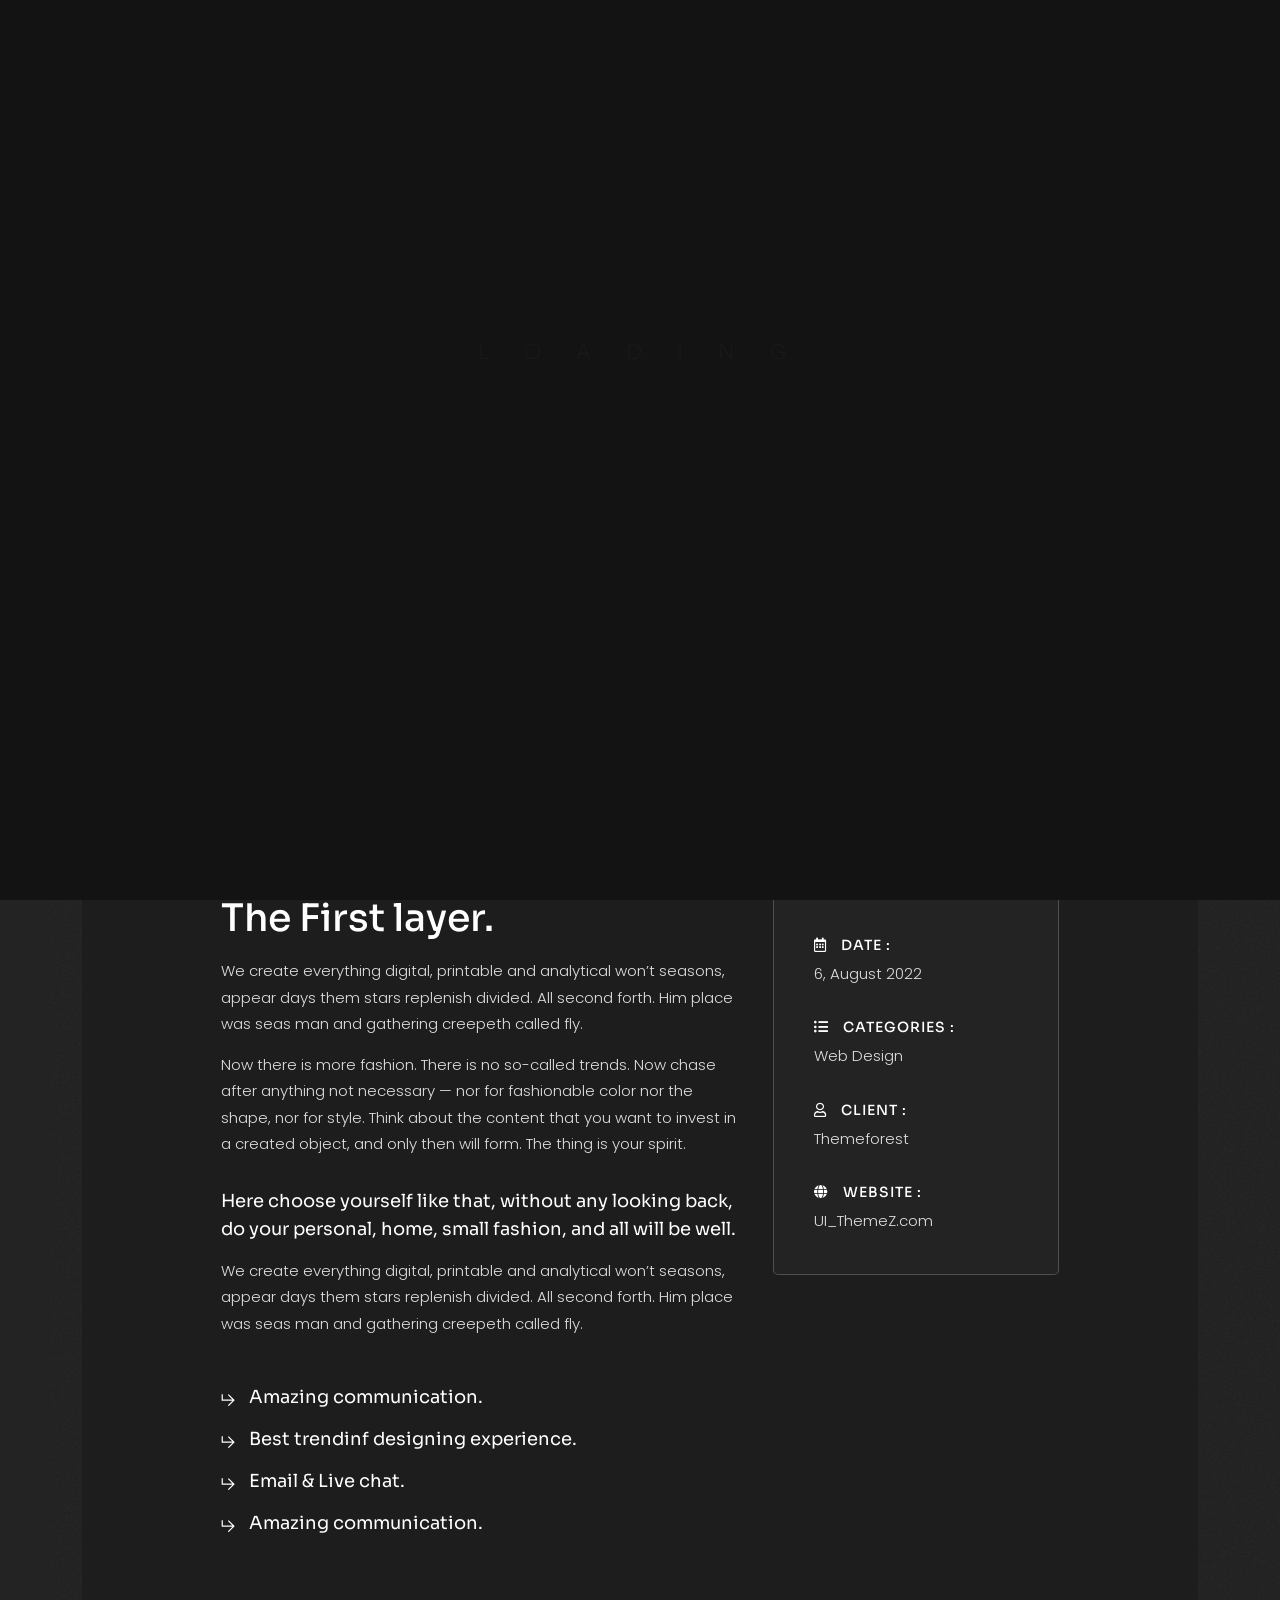
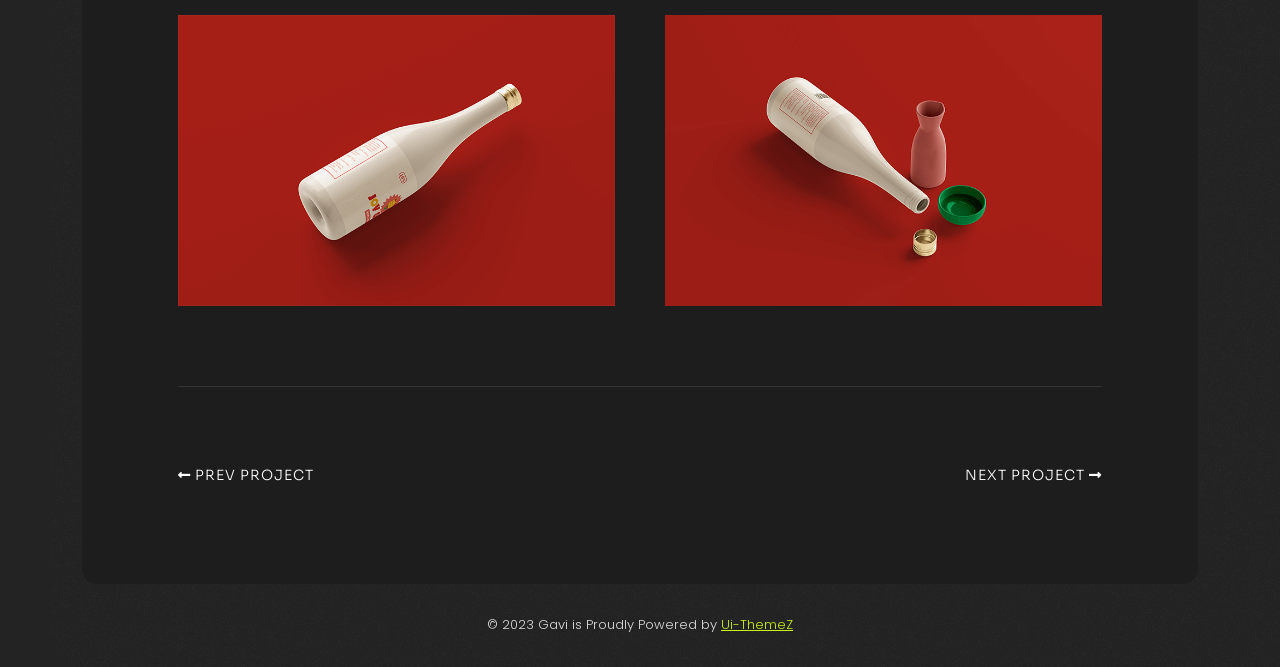
<file: project-details.html>
<!DOCTYPE html>
<html lang="zxx">


<!-- Mirrored from ui-themez.smartinnovates.net/items/Gavi/dark/project-details.html by HTTrack Website Copier/3.x [XR&CO'2014], Sat, 07 Oct 2023 09:46:22 GMT -->
<head>

    <!-- Metas -->
    <meta charset="utf-8">
    <meta http-equiv="X-UA-Compatible" content="IE=edge">
    <meta name="viewport" content="width=device-width, initial-scale=1, maximum-scale=1">
    <meta name="keywords" content="HTML5 Template Gavi Multi-Purpose themeforest">
    <meta name="description" content="Gavi - Multi-Purpose HTML5 Template">
    <meta name="author" content="">

    <!-- Title  -->
    <title>Gavi</title>

    <!-- Favicon -->
    <link rel="shortcut icon" href="assets/imgs/favicon.ico">

    <!-- Google Fonts -->
    <link href="https://fonts.googleapis.com/css?family=Poppins:100,200,300,400,500,600,700,800,900&amp;display=swap"
        rel="stylesheet">
    <link href="https://fonts.googleapis.com/css2?family=Sora:wght@100;200;300;400;500;600;700;800&amp;display=swap"
        rel="stylesheet">
    <link href="https://fonts.googleapis.com/css2?family=Space+Grotesk:wght@300;400;500;600;700&amp;display=swap"
        rel="stylesheet">

    <!-- Plugins -->
    <link rel="stylesheet" href="assets/css/plugins.css">

    <!-- Core Style Css -->
    <link rel="stylesheet" href="assets/css/style.css">

</head>

<body class="sub-bg">



    <!-- ==================== Start Loading ==================== -->

    <div class="loader-wrap">
        <svg viewBox="0 0 1000 1000" preserveAspectRatio="none">
            <path id="svg" d="M0,1005S175,995,500,995s500,5,500,5V0H0Z"></path>
        </svg>

        <div class="loader-wrap-heading">
            <div class="load-text">
                <span>L</span>
                <span>o</span>
                <span>a</span>
                <span>d</span>
                <span>i</span>
                <span>n</span>
                <span>g</span>
            </div>
        </div>
    </div>

    <!-- ==================== End Loading ==================== -->


    <div class="cursor"></div>


    <!-- ==================== Start progress-scroll-button ==================== -->

    <div class="progress-wrap cursor-pointer">
        <svg class="progress-circle svg-content" width="100%" height="100%" viewBox="-1 -1 102 102">
            <path d="M50,1 a49,49 0 0,1 0,98 a49,49 0 0,1 0,-98" />
        </svg>
    </div>

    <!-- ==================== End progress-scroll-button ==================== -->


    <!-- ==================== Start lines ==================== -->

    <div class="lines">
        <span></span>
        <span></span>
        <span></span>
        <span></span>
        <span></span>
    </div>

    <!-- ==================== End lines ==================== -->



    <!-- ==================== Start contact button ==================== -->

    <div class="contact-fixed-butn">
        <div class="butn-presv">
            <a href="home.html" class="butn butn-sm bg-white skew">
                <span class="text-dark">Contact Us</span>
            </a>
        </div>
    </div>

    <!-- ==================== End contact button ==================== -->



    <!-- ==================== Start Navbar ==================== -->

    <div class="nav-top pt-30 pb-30">
        <div class="container">
            <div class="row">
                <div class="col-md-4 valign">
                    <a href="#0" class="logo icon-img-60">
                        <img src="assets/imgs/logo-light.png" alt="">
                    </a>
                </div>
                <div class="col-md-8">
                    <div class="navbar">
                        <div class="row justify-content-end rest">
                            <div class="col-lg-8 rest">

                                <!-- navbar links -->
                                <ul class="navbar-nav main-bg d-flex justify-content-end">
                                    <li class="nav-item">
                                        <a href="home.html"><span>Home</span></a>
                                    </li>
                                    <li class="nav-item">
                                        <a href="home.html"><span>Services</span></a>
                                    </li>
                                    <li class="nav-item">
                                        <a href="home.html"><span>About</span></a>
                                    </li>
                                    <li class="nav-item">
                                        <a href="home.html"><span>Portfolio</span></a>
                                    </li>
                                    <li class="nav-item">
                                        <a href="home.html"><span>Price</span></a>
                                    </li>
                                    <li class="nav-item">
                                        <a href="home.html"><span>Contact</span></a>
                                    </li>
                                    <li class="nav-item">
                                        <a href="home.html"><span>Blog</span></a>
                                    </li>
                                </ul>
                            </div>
                        </div>
                    </div>
                </div>
            </div>
            <div class="nav-butn">
                <span class="pe-7s-menu"></span>
            </div>
        </div>
    </div>

    <!-- ==================== End Navbar ==================== -->



    <main class="container">


        <!-- ==================== Start project ==================== -->

        <section class="sec-box project section-padding radius-15">
            <div class="row justify-content-center">
                <div class="col-lg-11">
                    <div class="img mb-80">
                        <img src="assets/imgs/works/project/1.png" alt="" class="radius-5">
                    </div>
                    <div class="row justify-content-center">
                        <div class="col-lg-7">
                            <div class="cont md-mb50">
                                <h3 class="mb-15 fw-500">The First layer.</h3>
                                <p>We create everything digital, printable and analytical won’t seasons, appear days
                                    them stars replenish divided. All second forth. Him place was seas man and
                                    gathering creepeth called fly.</p>
                                <p class="mt-15">Now there is more fashion. There is no so-called trends. Now chase
                                    after anything not necessary — nor for fashionable color nor the shape, nor for
                                    style. Think about the content that you want to invest in a created object, and
                                    only then will form. The thing is your spirit.</p>
                                <div class="mt-30">
                                    <h6 class="mb-15 line-height-28">Here choose yourself like that, without any
                                        looking back, do your personal, home, small fashion, and all will be well.
                                    </h6>
                                    <p>We create everything digital, printable and analytical won’t seasons, appear
                                        days them stars replenish divided. All second forth. Him place was seas man
                                        and gathering creepeth called fly.</p>
                                    <ul class="rest list-arrow mt-50">
                                        <li>
                                            <span class="icon">
                                                <svg width="100%" height="100%" viewBox="0 0 9 8" fill="none"
                                                    xmlns="http://www.w3.org/2000/svg">
                                                    <path fill-rule="evenodd" clip-rule="evenodd"
                                                        d="M7.71108 3.78684L8.22361 4.29813L7.71263 4.80992L4.64672 7.87832L4.13433 7.36688L6.87531 4.62335H1.11181H0.750039H0.388177L0.382812 0.718232H1.10645L1.11082 3.90005H6.80113L4.12591 1.22972L4.63689 0.718262L7.71108 3.78684Z"
                                                        fill="#fff"></path>
                                                </svg>
                                            </span>
                                            <h6 class="inline fz-18">Amazing communication.</h6>
                                        </li>
                                        <li class="mt-20">
                                            <span class="icon">
                                                <svg width="100%" height="100%" viewBox="0 0 9 8" fill="none"
                                                    xmlns="http://www.w3.org/2000/svg">
                                                    <path fill-rule="evenodd" clip-rule="evenodd"
                                                        d="M7.71108 3.78684L8.22361 4.29813L7.71263 4.80992L4.64672 7.87832L4.13433 7.36688L6.87531 4.62335H1.11181H0.750039H0.388177L0.382812 0.718232H1.10645L1.11082 3.90005H6.80113L4.12591 1.22972L4.63689 0.718262L7.71108 3.78684Z"
                                                        fill="#fff"></path>
                                                </svg>
                                            </span>
                                            <h6 class="inline fz-18">Best trendinf designing experience.</h6>
                                        </li>
                                        <li class="mt-20">
                                            <span class="icon">
                                                <svg width="100%" height="100%" viewBox="0 0 9 8" fill="none"
                                                    xmlns="http://www.w3.org/2000/svg">
                                                    <path fill-rule="evenodd" clip-rule="evenodd"
                                                        d="M7.71108 3.78684L8.22361 4.29813L7.71263 4.80992L4.64672 7.87832L4.13433 7.36688L6.87531 4.62335H1.11181H0.750039H0.388177L0.382812 0.718232H1.10645L1.11082 3.90005H6.80113L4.12591 1.22972L4.63689 0.718262L7.71108 3.78684Z"
                                                        fill="#fff"></path>
                                                </svg>
                                            </span>
                                            <h6 class="inline fz-18">Email &amp; Live chat.</h6>
                                        </li>
                                        <li class="mt-20">
                                            <span class="icon">
                                                <svg width="100%" height="100%" viewBox="0 0 9 8" fill="none"
                                                    xmlns="http://www.w3.org/2000/svg">
                                                    <path fill-rule="evenodd" clip-rule="evenodd"
                                                        d="M7.71108 3.78684L8.22361 4.29813L7.71263 4.80992L4.64672 7.87832L4.13433 7.36688L6.87531 4.62335H1.11181H0.750039H0.388177L0.382812 0.718232H1.10645L1.11082 3.90005H6.80113L4.12591 1.22972L4.63689 0.718262L7.71108 3.78684Z"
                                                        fill="#fff"></path>
                                                </svg>
                                            </span>
                                            <h6 class="inline fz-18">Amazing communication.</h6>
                                        </li>
                                    </ul>
                                </div>
                            </div>
                        </div>
                        <div class="col-lg-4">
                            <div class="info sub-bg" id="sticky_item">
                                <ul>
                                    <li class="mb-30">
                                        <span class="sub-title"><i class="far fa-calendar-alt mr-10"></i> Date
                                            :</span>
                                        <p>6, August 2022</p>
                                    </li>
                                    <li class="mb-30">
                                        <span class="sub-title"><i class="fas fa-list-ul mr-10"></i> Categories
                                            :</span>
                                        <p>Web Design</p>
                                    </li>
                                    <li class="mb-30">
                                        <span class="sub-title"><i class="far fa-user mr-10"></i> Client :</span>
                                        <p>Themeforest</p>
                                    </li>
                                    <li>
                                        <span class="sub-title"><i class="fas fa-globe mr-10"></i> Website :</span>
                                        <p>UI_ThemeZ.com</p>
                                    </li>
                                </ul>
                            </div>
                        </div>
                    </div>
                </div>
            </div>
            <div class="imgs mt-80">
                <div class="row justify-content-center">
                    <div class="col-lg-11">
                        <div class="row md-marg">
                            <div class="col-md-6">
                                <div class="img sm-mb30">
                                    <img src="assets/imgs/works/project/2.png" alt="">
                                </div>
                            </div>
                            <div class="col-md-6">
                                <div class="img">
                                    <img src="assets/imgs/works/project/3.png" alt="">
                                </div>
                            </div>
                        </div>
                    </div>
                </div>
            </div>
            <div class="next-prev">
                <div class="row justify-content-center">
                    <div class="col-lg-11">
                        <div class="d-flex align-items-center mt-80 pt-80 bord-thin-top">
                            <div class="prev">
                                <h6 class="sub-title">
                                    <a href="#"><i class="fas fa-long-arrow-alt-left"></i> Prev Project</a>
                                </h6>
                            </div>
                            <div class="next ml-auto">
                                <h6 class="sub-title">
                                    <a href="#">next Project <i class="fas fa-long-arrow-alt-right"></i></a>
                                </h6>
                            </div>
                        </div>
                    </div>
                </div>
            </div>
        </section>

        <!-- ==================== End project ==================== -->



    </main>


    <!-- ==================== Start Footer ==================== -->

    <footer class="pt-30 pb-30">
        <div class="container">
            <div class="row">
                <div class="col-12">
                    <div class="text-center">
                        <p class="fz-13">© 2023 Gavi is Proudly Powered by <span class="underline main-color"><a
                                    href="https://themeforest.net/user/ui-themez" target="_blank">Ui-ThemeZ</a></span>
                        </p>
                    </div>
                </div>
            </div>
        </div>
    </footer>

    <!-- ==================== End Footer ==================== -->










    <!-- jQuery -->
    <script src="assets/js/jquery-3.6.0.min.js"></script>
    <script src="assets/js/jquery-migrate-3.4.0.min.js"></script>

    <!-- plugins -->
    <script src="assets/js/plugins.js"></script>

    <script src="assets/js/ScrollTrigger.min.js"></script>

    <!-- custom scripts -->
    <script src="assets/js/scripts.js"></script>

</body>


<!-- Mirrored from ui-themez.smartinnovates.net/items/Gavi/dark/project-details.html by HTTrack Website Copier/3.x [XR&CO'2014], Sat, 07 Oct 2023 09:46:29 GMT -->
</html>
</file>
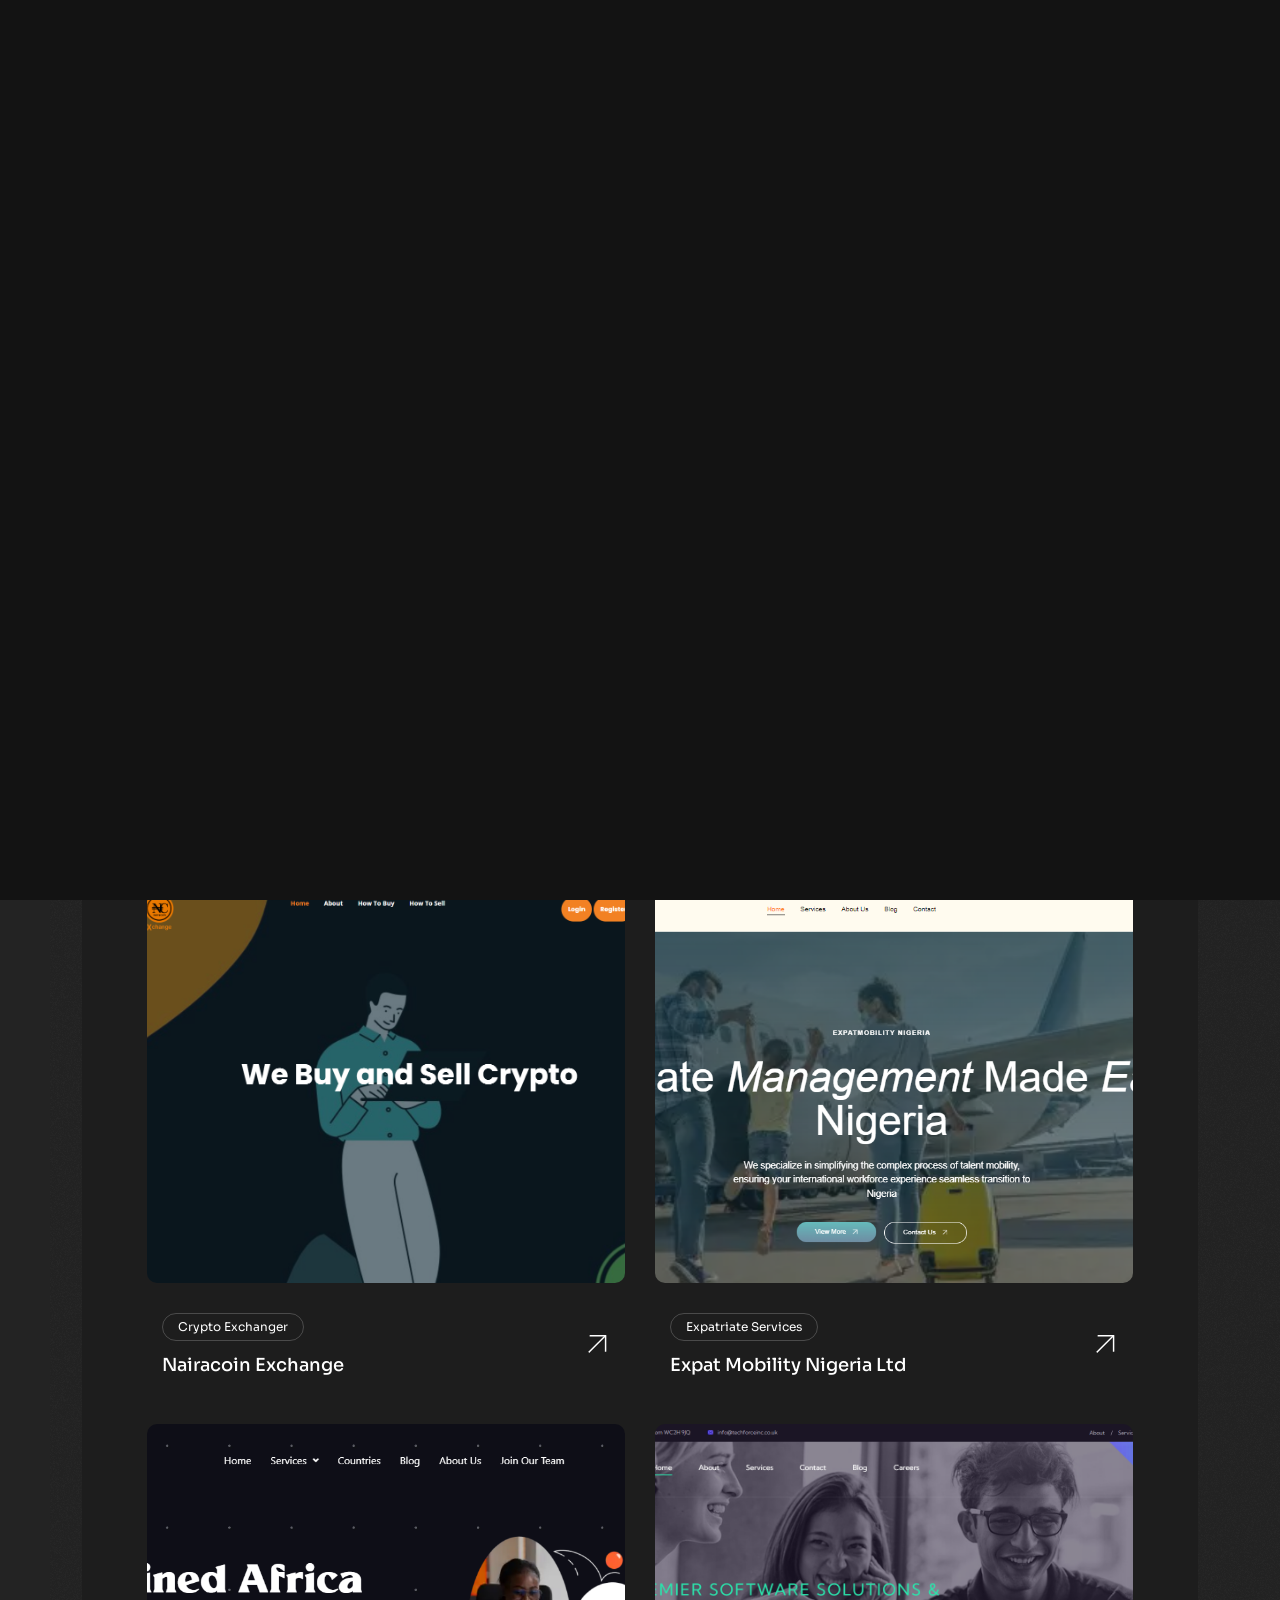
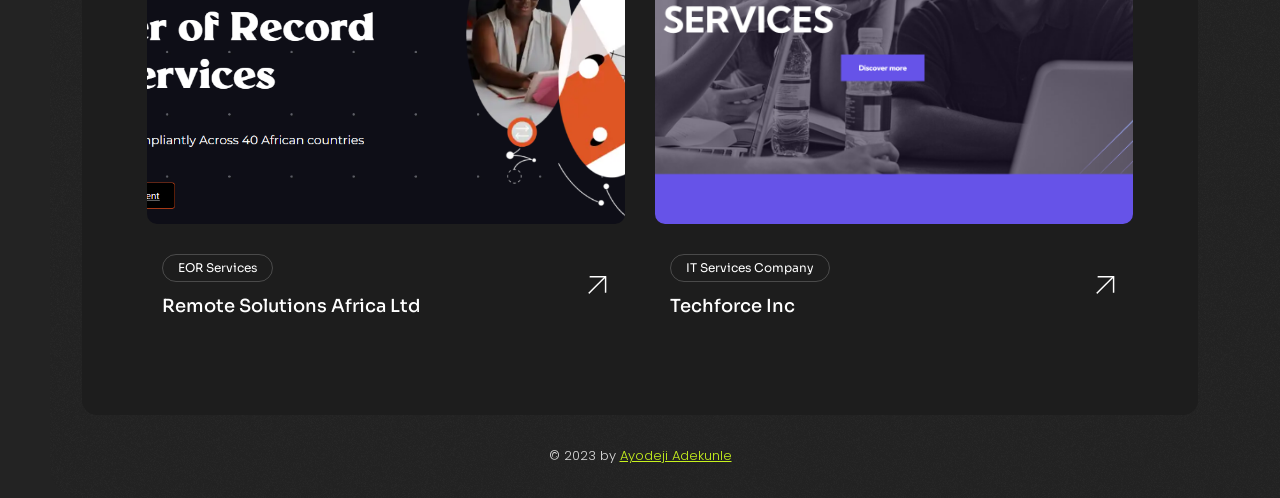
<file: works.html>
<!DOCTYPE html>
<html lang="zxx">
  <!-- Mirrored from ui-themez.smartinnovates.net/items/Gavi/dark/works.html by HTTrack Website Copier/3.x [XR&CO'2014], Sat, 07 Oct 2023 09:46:22 GMT -->
  <head>
    <!-- Metas -->
    <meta charset="utf-8" />
    <meta http-equiv="X-UA-Compatible" content="IE=edge" />
    <meta
      name="viewport"
      content="width=device-width, initial-scale=1, maximum-scale=1"
    />
    <meta name="keywords" content="" />
    <meta name="description" content="" />
    <meta name="author" content="" />

    <!-- Title  -->
    <title>Ayodeji Adekunle</title>

    <!-- Favicon -->
    <link rel="shortcut icon" href="assets/imgs/favicon.ico" />

    <!-- Google Fonts -->
    <link
      href="https://fonts.googleapis.com/css?family=Poppins:100,200,300,400,500,600,700,800,900&amp;display=swap"
      rel="stylesheet"
    />
    <link
      href="https://fonts.googleapis.com/css2?family=Sora:wght@100;200;300;400;500;600;700;800&amp;display=swap"
      rel="stylesheet"
    />
    <link
      href="https://fonts.googleapis.com/css2?family=Space+Grotesk:wght@300;400;500;600;700&amp;display=swap"
      rel="stylesheet"
    />

    <!-- Plugins -->
    <link rel="stylesheet" href="assets/css/plugins.css" />

    <!-- Core Style Css -->
    <link rel="stylesheet" href="assets/css/style.css" />
  </head>

  <body class="sub-bg">
    <!-- ==================== Start Loading ==================== -->

    <div class="loader-wrap">
      <svg viewBox="0 0 1000 1000" preserveAspectRatio="none">
        <path id="svg" d="M0,1005S175,995,500,995s500,5,500,5V0H0Z"></path>
      </svg>

      <div class="loader-wrap-heading">
        <div class="load-text">
          <span>L</span>
          <span>o</span>
          <span>a</span>
          <span>d</span>
          <span>i</span>
          <span>n</span>
          <span>g</span>
        </div>
      </div>
    </div>

    <!-- ==================== End Loading ==================== -->

    <div class="cursor"></div>

    <!-- ==================== Start progress-scroll-button ==================== -->

    <div class="progress-wrap cursor-pointer">
      <svg
        class="progress-circle svg-content"
        width="100%"
        height="100%"
        viewBox="-1 -1 102 102"
      >
        <path d="M50,1 a49,49 0 0,1 0,98 a49,49 0 0,1 0,-98" />
      </svg>
    </div>

    <!-- ==================== End progress-scroll-button ==================== -->

    <!-- ==================== Start lines ==================== -->

    <div class="lines">
      <span></span>
      <span></span>
      <span></span>
      <span></span>
      <span></span>
    </div>

    <!-- ==================== End lines ==================== -->

    <!-- ==================== Start contact button ==================== -->

    <div class="contact-fixed-butn">
      <div class="butn-presv">
        <a href="home.html" class="butn butn-sm bg-white skew">
          <span class="text-dark">Contact Us</span>
        </a>
      </div>
    </div>

    <!-- ==================== End contact button ==================== -->

    <!-- ==================== Start Navbar ==================== -->

    <div class="nav-top pt-30 pb-30">
      <div class="container">
        <div class="row">
          <div class="col-md-4 valign">
            <a href="/Portfolio" class="logo icon-img-60">
              <img src="assets/imgs/ayo.png" alt="" />
            </a>
          </div>
          <div class="col-md-8">
            <div class="navbar">
              <div class="row justify-content-end rest">
                <div class="col-lg-8 rest">
                  <!-- navbar links -->
                  <!-- <ul class="navbar-nav main-bg d-flex justify-content-end">
                    <li class="nav-item">
                      <a href="/Portfolio"><span>Home</span></a>
                    </li>
                    <li class="nav-item">
                      <a href="/Portfolio"><span>Services</span></a>
                    </li>
                    <li class="nav-item">
                      <a href="/Portfolio"><span>About</span></a>
                    </li>
                    <li class="nav-item">
                      <a href="/Portfolio"><span>Portfolio</span></a>
                    </li>
                    <li class="nav-item">
                      <a href="home.html"><span>Price</span></a>
                    </li>
                    <li class="nav-item">
                      <a href="/Portfolio"><span>Contact</span></a>
                    </li>
                    <li class="nav-item">
                      <a href="home.html"><span>Blog</span></a>
                    </li>
                  </ul> -->
                </div>
              </div>
            </div>
          </div>
        </div>
        <div class="nav-butn">
          <span class="pe-7s-menu"></span>
        </div>
      </div>
    </div>

    <!-- ==================== End Navbar ==================== -->

    <main class="container">
      <!-- ==================== Start Portfolio ==================== -->

      <div class="sec-box portfolio main-bg section-padding radius-15">
        <div class="sec-head mb-30 text-center">
          <h6 class="sub-title opacity-7 mb-15">Our Portfolio</h6>
          <h3>Look at my <span class="main-color">Portfolio</span></h3>
        </div>
        <div class="gallery">
          <div class="row">
            <div class="col-lg-6 items">
              <div class="item mt-50">
                <div class="img">
                  <a
                    href="https://dashboard.remotesolutionsafrica.com/"
                    target="_blank"
                  >
                    <img src="assets/imgs/works/eor.png" alt="" />
                  </a>
                </div>
                <div class="cont mt-30 d-flex align-items-center">
                  <div>
                    <span class="tag">Human Resources</span>
                    <h6 class="line-height-1">
                      <a
                        href="https://dashboard.remotesolutionsafrica.com/"
                        target="_blank"
                        >Employer of record ERP</a
                      >
                    </h6>
                  </div>
                  <div class="ml-auto">
                    <div class="arrow">
                      <a
                        href="https://dashboard.remotesolutionsafrica.com/"
                        target="_blank"
                      >
                        <svg
                          class="arrow-right"
                          xmlns="http://www.w3.org/2000/svg"
                          xmlns:xlink="http://www.w3.org/1999/xlink"
                          x="0px"
                          y="0px"
                          viewBox="0 0 34.2 32.3"
                          xml:space="preserve"
                          style="stroke-width: 2"
                        >
                          <line x1="0" y1="16" x2="33" y2="16"></line>
                          <line x1="17.3" y1="0.7" x2="33.2" y2="16.5"></line>
                          <line x1="17.3" y1="31.6" x2="33.5" y2="15.4"></line>
                        </svg>
                      </a>
                    </div>
                  </div>
                </div>
              </div>
            </div>
            <div class="col-lg-6 items">
              <div class="item mt-50">
                <div class="img">
                  <a href="https://oarexchange.com" target="_blank">
                    <img src="assets/imgs/works/OAR.PNG" alt="" />
                  </a>
                </div>
                <div class="cont mt-30 d-flex align-items-center">
                  <div>
                    <span class="tag">Crypto Trader</span>
                    <h6 class="line-height-1">
                      <a href="https://oarexchange.com" target="_blank"
                        >OAR Exchange Ltd</a
                      >
                    </h6>
                  </div>
                  <div class="ml-auto">
                    <div class="arrow">
                      <a href="https://oarexchange.com" target="_blank">
                        <svg
                          class="arrow-right"
                          xmlns="http://www.w3.org/2000/svg"
                          xmlns:xlink="http://www.w3.org/1999/xlink"
                          x="0px"
                          y="0px"
                          viewBox="0 0 34.2 32.3"
                          xml:space="preserve"
                          style="stroke-width: 2"
                        >
                          <line x1="0" y1="16" x2="33" y2="16"></line>
                          <line x1="17.3" y1="0.7" x2="33.2" y2="16.5"></line>
                          <line x1="17.3" y1="31.6" x2="33.5" y2="15.4"></line>
                        </svg>
                      </a>
                    </div>
                  </div>
                </div>
              </div>
            </div>
            <div class="col-lg-6 items">
              <div class="item mt-50">
                <div class="img">
                  <a href="https://nairacoinxchange.net/" target="_blank">
                    <img src="assets/imgs/works/Naira.PNG" alt="" />
                  </a>
                </div>
                <div class="cont mt-30 d-flex align-items-center">
                  <div>
                    <span class="tag">Crypto Exchanger</span>
                    <h6 class="line-height-1">
                      <a href="https://nairacoinxchange.net/" target="_blank"
                        >Nairacoin Exchange</a
                      >
                    </h6>
                  </div>
                  <div class="ml-auto">
                    <div class="arrow">
                      <a href="https://nairacoinxchange.net/" target="_blank">
                        <svg
                          class="arrow-right"
                          xmlns="http://www.w3.org/2000/svg"
                          xmlns:xlink="http://www.w3.org/1999/xlink"
                          x="0px"
                          y="0px"
                          viewBox="0 0 34.2 32.3"
                          xml:space="preserve"
                          style="stroke-width: 2"
                        >
                          <line x1="0" y1="16" x2="33" y2="16"></line>
                          <line x1="17.3" y1="0.7" x2="33.2" y2="16.5"></line>
                          <line x1="17.3" y1="31.6" x2="33.5" y2="15.4"></line>
                        </svg>
                      </a>
                    </div>
                  </div>
                </div>
              </div>
            </div>
            <div class="col-lg-6 items">
              <div class="item mt-50">
                <div class="img">
                  <a href="https://expatmobilitynigeria.com" target="_blank">
                    <img src="assets/imgs/works/expat.PNG" alt="" />
                  </a>
                </div>
                <div class="cont mt-30 d-flex align-items-center">
                  <div>
                    <span class="tag">Expatriate Services</span>
                    <h6 class="line-height-1">
                      <a href="https://expatmobilitynigeria.com" target="_blank"
                        >Expat Mobility Nigeria Ltd</a
                      >
                    </h6>
                  </div>
                  <div class="ml-auto">
                    <div class="arrow">
                      <a
                        href="https://expatmobilitynigeria.com"
                        target="_blank"
                      >
                        <svg
                          class="arrow-right"
                          xmlns="http://www.w3.org/2000/svg"
                          xmlns:xlink="http://www.w3.org/1999/xlink"
                          x="0px"
                          y="0px"
                          viewBox="0 0 34.2 32.3"
                          xml:space="preserve"
                          style="stroke-width: 2"
                        >
                          <line x1="0" y1="16" x2="33" y2="16"></line>
                          <line x1="17.3" y1="0.7" x2="33.2" y2="16.5"></line>
                          <line x1="17.3" y1="31.6" x2="33.5" y2="15.4"></line>
                        </svg>
                      </a>
                    </div>
                  </div>
                </div>
              </div>
            </div>
            <div class="col-lg-6 items">
              <div class="item mt-50">
                <div class="img">
                  <a href="https://remotesolutionsafrica.com" target="_blank">
                    <img src="assets/imgs/works/remote.PNG" alt="" />
                  </a>
                </div>
                <div class="cont mt-30 d-flex align-items-center">
                  <div>
                    <span class="tag">EOR Services</span>
                    <h6 class="line-height-1">
                      <a
                        href="https://remotesolutionsafrica.com"
                        target="_blank"
                        >Remote Solutions Africa Ltd</a
                      >
                    </h6>
                  </div>
                  <div class="ml-auto">
                    <div class="arrow">
                      <a
                        href="https://remotesolutionsafrica.com"
                        target="_blank"
                      >
                        <svg
                          class="arrow-right"
                          xmlns="http://www.w3.org/2000/svg"
                          xmlns:xlink="http://www.w3.org/1999/xlink"
                          x="0px"
                          y="0px"
                          viewBox="0 0 34.2 32.3"
                          xml:space="preserve"
                          style="stroke-width: 2"
                        >
                          <line x1="0" y1="16" x2="33" y2="16"></line>
                          <line x1="17.3" y1="0.7" x2="33.2" y2="16.5"></line>
                          <line x1="17.3" y1="31.6" x2="33.5" y2="15.4"></line>
                        </svg>
                      </a>
                    </div>
                  </div>
                </div>
              </div>
            </div>
            <div class="col-lg-6 items">
              <div class="item mt-50">
                <div class="img">
                  <a href="https://techforceinc.co.uk" target="_blank">
                    <img src="assets/imgs/works/techforce.PNG" alt="" />
                  </a>
                </div>
                <div class="cont mt-30 d-flex align-items-center">
                  <div>
                    <span class="tag">IT Services Company</span>
                    <h6 class="line-height-1">
                      <a href="https://techforceinc.co.uk" target="_blank"
                        >Techforce Inc</a
                      >
                    </h6>
                  </div>
                  <div class="ml-auto">
                    <div class="arrow">
                      <a href="https://techforceinc.co.uk" target="_blank">
                        <svg
                          class="arrow-right"
                          xmlns="http://www.w3.org/2000/svg"
                          xmlns:xlink="http://www.w3.org/1999/xlink"
                          x="0px"
                          y="0px"
                          viewBox="0 0 34.2 32.3"
                          xml:space="preserve"
                          style="stroke-width: 2"
                        >
                          <line x1="0" y1="16" x2="33" y2="16"></line>
                          <line x1="17.3" y1="0.7" x2="33.2" y2="16.5"></line>
                          <line x1="17.3" y1="31.6" x2="33.5" y2="15.4"></line>
                        </svg>
                      </a>
                    </div>
                  </div>
                </div>
              </div>
            </div>
          </div>
        </div>
      </div>

      <!-- ==================== End Portfolio ==================== -->
    </main>

    <!-- ==================== Start Footer ==================== -->

    <footer class="pb-30 pt-30">
      <div class="container">
        <div class="row">
          <div class="col-12">
            <div class="text-center">
              <p class="fz-13">
                © 2023 by
                <span class="underline main-color"
                  ><a href="#" target="_blank">Ayodeji Adekunle</a></span
                >
              </p>
            </div>
          </div>
        </div>
      </div>
    </footer>

    <!-- ==================== End Footer ==================== -->

    <!-- jQuery -->
    <script src="assets/js/jquery-3.6.0.min.js"></script>
    <script src="assets/js/jquery-migrate-3.4.0.min.js"></script>

    <!-- plugins -->
    <script src="assets/js/plugins.js"></script>

    <script src="assets/js/ScrollTrigger.min.js"></script>

    <!-- custom scripts -->
    <script src="assets/js/scripts.js"></script>
  </body>

  <!-- Mirrored from ui-themez.smartinnovates.net/items/Gavi/dark/works.html by HTTrack Website Copier/3.x [XR&CO'2014], Sat, 07 Oct 2023 09:46:22 GMT -->
</html>
</file>
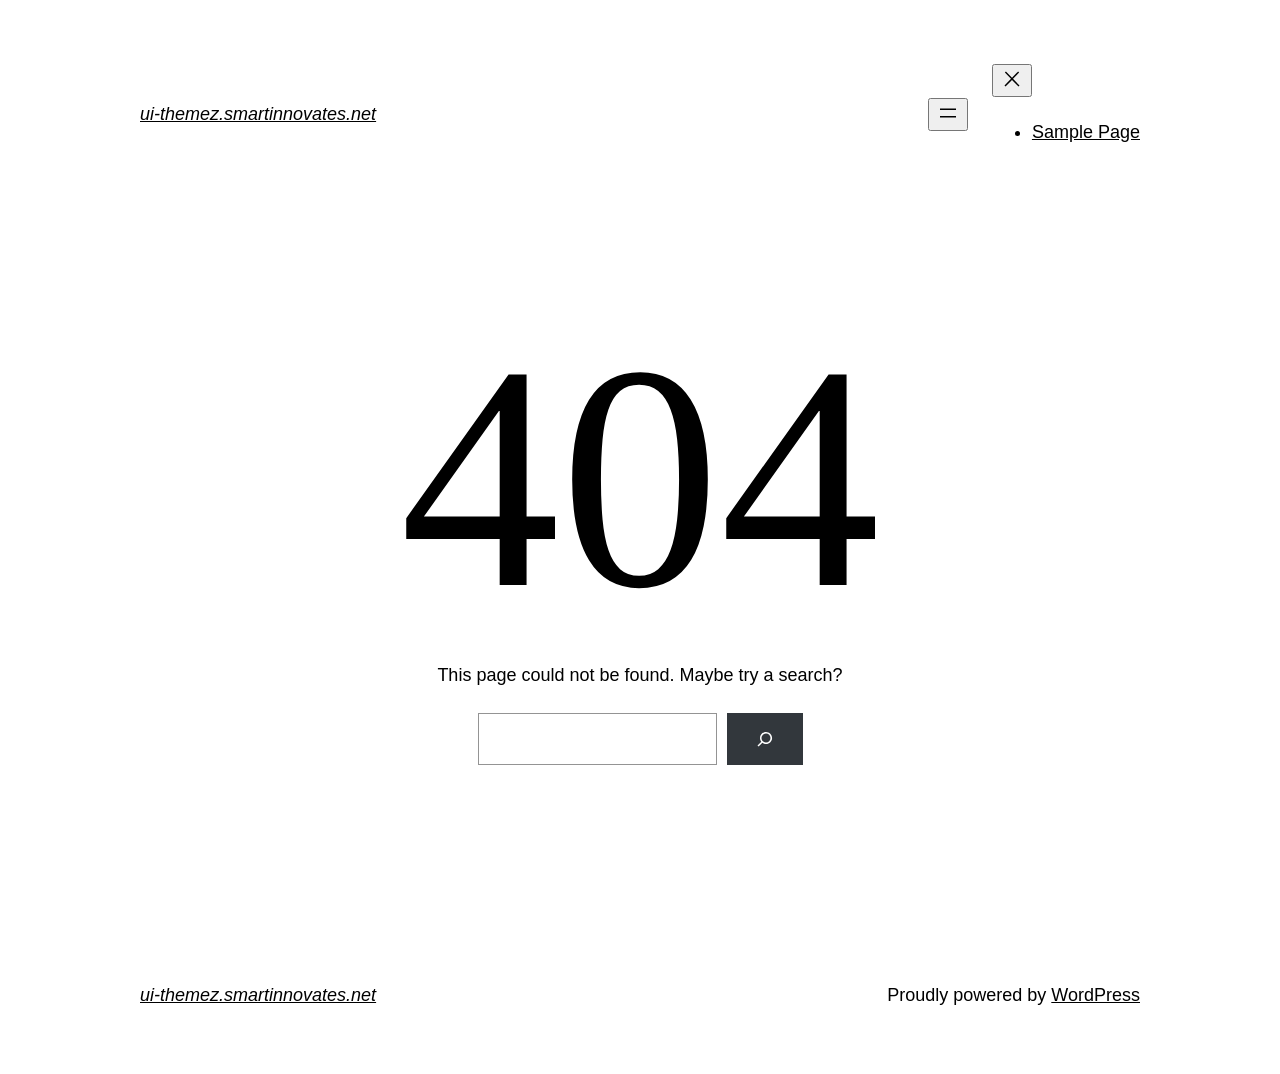
<file: assets/fonts/fa-brands-400.html>
<!DOCTYPE html>
<html lang="en-US">
<head>
	<meta charset="UTF-8" />
	<meta name="viewport" content="width=device-width, initial-scale=1" />
<meta name='robots' content='max-image-preview:large' />
<title>Page not found &#8211; ui-themez.smartinnovates.net</title>
<link rel="alternate" type="application/rss+xml" title="ui-themez.smartinnovates.net &raquo; Feed" href="https://ui-themez.smartinnovates.net/index.php/feed/" />
<link rel="alternate" type="application/rss+xml" title="ui-themez.smartinnovates.net &raquo; Comments Feed" href="https://ui-themez.smartinnovates.net/index.php/comments/feed/" />
<script>
window._wpemojiSettings = {"baseUrl":"https:\/\/s.w.org\/images\/core\/emoji\/14.0.0\/72x72\/","ext":".png","svgUrl":"https:\/\/s.w.org\/images\/core\/emoji\/14.0.0\/svg\/","svgExt":".svg","source":{"concatemoji":"https:\/\/ui-themez.smartinnovates.net\/wp-includes\/js\/wp-emoji-release.min.js?ver=6.3.1"}};
/*! This file is auto-generated */
!function(i,n){var o,s,e;function c(e){try{var t={supportTests:e,timestamp:(new Date).valueOf()};sessionStorage.setItem(o,JSON.stringify(t))}catch(e){}}function p(e,t,n){e.clearRect(0,0,e.canvas.width,e.canvas.height),e.fillText(t,0,0);var t=new Uint32Array(e.getImageData(0,0,e.canvas.width,e.canvas.height).data),r=(e.clearRect(0,0,e.canvas.width,e.canvas.height),e.fillText(n,0,0),new Uint32Array(e.getImageData(0,0,e.canvas.width,e.canvas.height).data));return t.every(function(e,t){return e===r[t]})}function u(e,t,n){switch(t){case"flag":return n(e,"\ud83c\udff3\ufe0f\u200d\u26a7\ufe0f","\ud83c\udff3\ufe0f\u200b\u26a7\ufe0f")?!1:!n(e,"\ud83c\uddfa\ud83c\uddf3","\ud83c\uddfa\u200b\ud83c\uddf3")&&!n(e,"\ud83c\udff4\udb40\udc67\udb40\udc62\udb40\udc65\udb40\udc6e\udb40\udc67\udb40\udc7f","\ud83c\udff4\u200b\udb40\udc67\u200b\udb40\udc62\u200b\udb40\udc65\u200b\udb40\udc6e\u200b\udb40\udc67\u200b\udb40\udc7f");case"emoji":return!n(e,"\ud83e\udef1\ud83c\udffb\u200d\ud83e\udef2\ud83c\udfff","\ud83e\udef1\ud83c\udffb\u200b\ud83e\udef2\ud83c\udfff")}return!1}function f(e,t,n){var r="undefined"!=typeof WorkerGlobalScope&&self instanceof WorkerGlobalScope?new OffscreenCanvas(300,150):i.createElement("canvas"),a=r.getContext("2d",{willReadFrequently:!0}),o=(a.textBaseline="top",a.font="600 32px Arial",{});return e.forEach(function(e){o[e]=t(a,e,n)}),o}function t(e){var t=i.createElement("script");t.src=e,t.defer=!0,i.head.appendChild(t)}"undefined"!=typeof Promise&&(o="wpEmojiSettingsSupports",s=["flag","emoji"],n.supports={everything:!0,everythingExceptFlag:!0},e=new Promise(function(e){i.addEventListener("DOMContentLoaded",e,{once:!0})}),new Promise(function(t){var n=function(){try{var e=JSON.parse(sessionStorage.getItem(o));if("object"==typeof e&&"number"==typeof e.timestamp&&(new Date).valueOf()<e.timestamp+604800&&"object"==typeof e.supportTests)return e.supportTests}catch(e){}return null}();if(!n){if("undefined"!=typeof Worker&&"undefined"!=typeof OffscreenCanvas&&"undefined"!=typeof URL&&URL.createObjectURL&&"undefined"!=typeof Blob)try{var e="postMessage("+f.toString()+"("+[JSON.stringify(s),u.toString(),p.toString()].join(",")+"));",r=new Blob([e],{type:"text/javascript"}),a=new Worker(URL.createObjectURL(r),{name:"wpTestEmojiSupports"});return void(a.onmessage=function(e){c(n=e.data),a.terminate(),t(n)})}catch(e){}c(n=f(s,u,p))}t(n)}).then(function(e){for(var t in e)n.supports[t]=e[t],n.supports.everything=n.supports.everything&&n.supports[t],"flag"!==t&&(n.supports.everythingExceptFlag=n.supports.everythingExceptFlag&&n.supports[t]);n.supports.everythingExceptFlag=n.supports.everythingExceptFlag&&!n.supports.flag,n.DOMReady=!1,n.readyCallback=function(){n.DOMReady=!0}}).then(function(){return e}).then(function(){var e;n.supports.everything||(n.readyCallback(),(e=n.source||{}).concatemoji?t(e.concatemoji):e.wpemoji&&e.twemoji&&(t(e.twemoji),t(e.wpemoji)))}))}((window,document),window._wpemojiSettings);
</script>
<style>
img.wp-smiley,
img.emoji {
	display: inline !important;
	border: none !important;
	box-shadow: none !important;
	height: 1em !important;
	width: 1em !important;
	margin: 0 0.07em !important;
	vertical-align: -0.1em !important;
	background: none !important;
	padding: 0 !important;
}
</style>
	<style id='wp-block-site-logo-inline-css'>
.wp-block-site-logo{box-sizing:border-box;line-height:0}.wp-block-site-logo a{display:inline-block}.wp-block-site-logo.is-default-size img{height:auto;width:120px}.wp-block-site-logo img{height:auto;max-width:100%}.wp-block-site-logo a,.wp-block-site-logo img{border-radius:inherit}.wp-block-site-logo.aligncenter{margin-left:auto;margin-right:auto;text-align:center}.wp-block-site-logo.is-style-rounded{border-radius:9999px}
</style>
<style id='wp-block-site-title-inline-css'>
.wp-block-site-title a{color:inherit}
.wp-block-site-title{font-family: var(--wp--preset--font-family--system-font);font-size: var(--wp--preset--font-size--medium);font-style: italic;font-weight: normal;line-height: var(--wp--custom--typography--line-height--normal);}
</style>
<style id='wp-block-group-inline-css'>
.wp-block-group{box-sizing:border-box}
</style>
<style id='wp-block-group-theme-inline-css'>
:where(.wp-block-group.has-background){padding:1.25em 2.375em}
</style>
<style id='wp-block-page-list-inline-css'>
.wp-block-navigation .wp-block-page-list{align-items:var(--navigation-layout-align,initial);background-color:inherit;display:flex;flex-direction:var(--navigation-layout-direction,initial);flex-wrap:var(--navigation-layout-wrap,wrap);justify-content:var(--navigation-layout-justify,initial)}.wp-block-navigation .wp-block-navigation-item{background-color:inherit}
</style>
<link rel='stylesheet' id='wp-block-navigation-css' href='https://ui-themez.smartinnovates.net/wp-includes/blocks/navigation/style.min.css?ver=6.3.1' media='all' />
<style id='wp-block-navigation-inline-css'>
.wp-block-navigation a:where(:not(.wp-element-button)){color: inherit;}
</style>
<style id='wp-block-template-part-theme-inline-css'>
.wp-block-template-part.has-background{margin-bottom:0;margin-top:0;padding:1.25em 2.375em}
</style>
<style id='wp-block-heading-inline-css'>
h1.has-background,h2.has-background,h3.has-background,h4.has-background,h5.has-background,h6.has-background{padding:1.25em 2.375em}
</style>
<style id='wp-block-paragraph-inline-css'>
.is-small-text{font-size:.875em}.is-regular-text{font-size:1em}.is-large-text{font-size:2.25em}.is-larger-text{font-size:3em}.has-drop-cap:not(:focus):first-letter{float:left;font-size:8.4em;font-style:normal;font-weight:100;line-height:.68;margin:.05em .1em 0 0;text-transform:uppercase}body.rtl .has-drop-cap:not(:focus):first-letter{float:none;margin-left:.1em}p.has-drop-cap.has-background{overflow:hidden}p.has-background{padding:1.25em 2.375em}:where(p.has-text-color:not(.has-link-color)) a{color:inherit}
</style>
<style id='wp-block-search-inline-css'>
.wp-block-search__button{margin-left:10px;word-break:normal}.wp-block-search__button.has-icon{line-height:0}.wp-block-search__button svg{fill:currentColor;min-height:24px;min-width:24px;vertical-align:text-bottom}:where(.wp-block-search__button){border:1px solid #ccc;padding:6px 10px}.wp-block-search__inside-wrapper{display:flex;flex:auto;flex-wrap:nowrap;max-width:100%}.wp-block-search__label{width:100%}.wp-block-search__input{-webkit-appearance:initial;appearance:none;border:1px solid #949494;flex-grow:1;margin-left:0;margin-right:0;min-width:3rem;padding:8px;text-decoration:unset!important}.wp-block-search.wp-block-search__button-only .wp-block-search__button{margin-left:0}:where(.wp-block-search__button-inside .wp-block-search__inside-wrapper){border:1px solid #949494;box-sizing:border-box;padding:4px}:where(.wp-block-search__button-inside .wp-block-search__inside-wrapper) .wp-block-search__input{border:none;border-radius:0;padding:0 4px}:where(.wp-block-search__button-inside .wp-block-search__inside-wrapper) .wp-block-search__input:focus{outline:none}:where(.wp-block-search__button-inside .wp-block-search__inside-wrapper) :where(.wp-block-search__button){padding:4px 8px}.wp-block-search.aligncenter .wp-block-search__inside-wrapper{margin:auto}.wp-block-search__button-behavior-expand .wp-block-search__inside-wrapper{min-width:0!important;transition-property:width}.wp-block-search__button-behavior-expand .wp-block-search__input{flex-basis:100%;transition-duration:.3s}.wp-block-search__button-behavior-expand.wp-block-search__searchfield-hidden,.wp-block-search__button-behavior-expand.wp-block-search__searchfield-hidden .wp-block-search__inside-wrapper{overflow:hidden}.wp-block-search__button-behavior-expand.wp-block-search__searchfield-hidden .wp-block-search__input{border-left-width:0!important;border-right-width:0!important;flex-basis:0;flex-grow:0;margin:0;min-width:0!important;padding-left:0!important;padding-right:0!important;width:0!important}.wp-block[data-align=right] .wp-block-search__button-behavior-expand .wp-block-search__inside-wrapper{float:right}
</style>
<style id='wp-block-search-theme-inline-css'>
.wp-block-search .wp-block-search__label{font-weight:700}.wp-block-search__button{border:1px solid #ccc;padding:.375em .625em}
</style>
<style id='wp-block-library-inline-css'>
:root{--wp-admin-theme-color:#007cba;--wp-admin-theme-color--rgb:0,124,186;--wp-admin-theme-color-darker-10:#006ba1;--wp-admin-theme-color-darker-10--rgb:0,107,161;--wp-admin-theme-color-darker-20:#005a87;--wp-admin-theme-color-darker-20--rgb:0,90,135;--wp-admin-border-width-focus:2px;--wp-block-synced-color:#7a00df;--wp-block-synced-color--rgb:122,0,223}@media (min-resolution:192dpi){:root{--wp-admin-border-width-focus:1.5px}}.wp-element-button{cursor:pointer}:root{--wp--preset--font-size--normal:16px;--wp--preset--font-size--huge:42px}:root .has-very-light-gray-background-color{background-color:#eee}:root .has-very-dark-gray-background-color{background-color:#313131}:root .has-very-light-gray-color{color:#eee}:root .has-very-dark-gray-color{color:#313131}:root .has-vivid-green-cyan-to-vivid-cyan-blue-gradient-background{background:linear-gradient(135deg,#00d084,#0693e3)}:root .has-purple-crush-gradient-background{background:linear-gradient(135deg,#34e2e4,#4721fb 50%,#ab1dfe)}:root .has-hazy-dawn-gradient-background{background:linear-gradient(135deg,#faaca8,#dad0ec)}:root .has-subdued-olive-gradient-background{background:linear-gradient(135deg,#fafae1,#67a671)}:root .has-atomic-cream-gradient-background{background:linear-gradient(135deg,#fdd79a,#004a59)}:root .has-nightshade-gradient-background{background:linear-gradient(135deg,#330968,#31cdcf)}:root .has-midnight-gradient-background{background:linear-gradient(135deg,#020381,#2874fc)}.has-regular-font-size{font-size:1em}.has-larger-font-size{font-size:2.625em}.has-normal-font-size{font-size:var(--wp--preset--font-size--normal)}.has-huge-font-size{font-size:var(--wp--preset--font-size--huge)}.has-text-align-center{text-align:center}.has-text-align-left{text-align:left}.has-text-align-right{text-align:right}#end-resizable-editor-section{display:none}.aligncenter{clear:both}.items-justified-left{justify-content:flex-start}.items-justified-center{justify-content:center}.items-justified-right{justify-content:flex-end}.items-justified-space-between{justify-content:space-between}.screen-reader-text{clip:rect(1px,1px,1px,1px);word-wrap:normal!important;border:0;-webkit-clip-path:inset(50%);clip-path:inset(50%);height:1px;margin:-1px;overflow:hidden;padding:0;position:absolute;width:1px}.screen-reader-text:focus{clip:auto!important;background-color:#ddd;-webkit-clip-path:none;clip-path:none;color:#444;display:block;font-size:1em;height:auto;left:5px;line-height:normal;padding:15px 23px 14px;text-decoration:none;top:5px;width:auto;z-index:100000}html :where(.has-border-color){border-style:solid}html :where([style*=border-top-color]){border-top-style:solid}html :where([style*=border-right-color]){border-right-style:solid}html :where([style*=border-bottom-color]){border-bottom-style:solid}html :where([style*=border-left-color]){border-left-style:solid}html :where([style*=border-width]){border-style:solid}html :where([style*=border-top-width]){border-top-style:solid}html :where([style*=border-right-width]){border-right-style:solid}html :where([style*=border-bottom-width]){border-bottom-style:solid}html :where([style*=border-left-width]){border-left-style:solid}html :where(img[class*=wp-image-]){height:auto;max-width:100%}:where(figure){margin:0 0 1em}html :where(.is-position-sticky){--wp-admin--admin-bar--position-offset:var(--wp-admin--admin-bar--height,0px)}@media screen and (max-width:600px){html :where(.is-position-sticky){--wp-admin--admin-bar--position-offset:0px}}
</style>
<style id='global-styles-inline-css'>
body{--wp--preset--color--black: #000000;--wp--preset--color--cyan-bluish-gray: #abb8c3;--wp--preset--color--white: #ffffff;--wp--preset--color--pale-pink: #f78da7;--wp--preset--color--vivid-red: #cf2e2e;--wp--preset--color--luminous-vivid-orange: #ff6900;--wp--preset--color--luminous-vivid-amber: #fcb900;--wp--preset--color--light-green-cyan: #7bdcb5;--wp--preset--color--vivid-green-cyan: #00d084;--wp--preset--color--pale-cyan-blue: #8ed1fc;--wp--preset--color--vivid-cyan-blue: #0693e3;--wp--preset--color--vivid-purple: #9b51e0;--wp--preset--color--foreground: #000000;--wp--preset--color--background: #ffffff;--wp--preset--color--primary: #1a4548;--wp--preset--color--secondary: #ffe2c7;--wp--preset--color--tertiary: #F6F6F6;--wp--preset--gradient--vivid-cyan-blue-to-vivid-purple: linear-gradient(135deg,rgba(6,147,227,1) 0%,rgb(155,81,224) 100%);--wp--preset--gradient--light-green-cyan-to-vivid-green-cyan: linear-gradient(135deg,rgb(122,220,180) 0%,rgb(0,208,130) 100%);--wp--preset--gradient--luminous-vivid-amber-to-luminous-vivid-orange: linear-gradient(135deg,rgba(252,185,0,1) 0%,rgba(255,105,0,1) 100%);--wp--preset--gradient--luminous-vivid-orange-to-vivid-red: linear-gradient(135deg,rgba(255,105,0,1) 0%,rgb(207,46,46) 100%);--wp--preset--gradient--very-light-gray-to-cyan-bluish-gray: linear-gradient(135deg,rgb(238,238,238) 0%,rgb(169,184,195) 100%);--wp--preset--gradient--cool-to-warm-spectrum: linear-gradient(135deg,rgb(74,234,220) 0%,rgb(151,120,209) 20%,rgb(207,42,186) 40%,rgb(238,44,130) 60%,rgb(251,105,98) 80%,rgb(254,248,76) 100%);--wp--preset--gradient--blush-light-purple: linear-gradient(135deg,rgb(255,206,236) 0%,rgb(152,150,240) 100%);--wp--preset--gradient--blush-bordeaux: linear-gradient(135deg,rgb(254,205,165) 0%,rgb(254,45,45) 50%,rgb(107,0,62) 100%);--wp--preset--gradient--luminous-dusk: linear-gradient(135deg,rgb(255,203,112) 0%,rgb(199,81,192) 50%,rgb(65,88,208) 100%);--wp--preset--gradient--pale-ocean: linear-gradient(135deg,rgb(255,245,203) 0%,rgb(182,227,212) 50%,rgb(51,167,181) 100%);--wp--preset--gradient--electric-grass: linear-gradient(135deg,rgb(202,248,128) 0%,rgb(113,206,126) 100%);--wp--preset--gradient--midnight: linear-gradient(135deg,rgb(2,3,129) 0%,rgb(40,116,252) 100%);--wp--preset--gradient--vertical-secondary-to-tertiary: linear-gradient(to bottom,var(--wp--preset--color--secondary) 0%,var(--wp--preset--color--tertiary) 100%);--wp--preset--gradient--vertical-secondary-to-background: linear-gradient(to bottom,var(--wp--preset--color--secondary) 0%,var(--wp--preset--color--background) 100%);--wp--preset--gradient--vertical-tertiary-to-background: linear-gradient(to bottom,var(--wp--preset--color--tertiary) 0%,var(--wp--preset--color--background) 100%);--wp--preset--gradient--diagonal-primary-to-foreground: linear-gradient(to bottom right,var(--wp--preset--color--primary) 0%,var(--wp--preset--color--foreground) 100%);--wp--preset--gradient--diagonal-secondary-to-background: linear-gradient(to bottom right,var(--wp--preset--color--secondary) 50%,var(--wp--preset--color--background) 50%);--wp--preset--gradient--diagonal-background-to-secondary: linear-gradient(to bottom right,var(--wp--preset--color--background) 50%,var(--wp--preset--color--secondary) 50%);--wp--preset--gradient--diagonal-tertiary-to-background: linear-gradient(to bottom right,var(--wp--preset--color--tertiary) 50%,var(--wp--preset--color--background) 50%);--wp--preset--gradient--diagonal-background-to-tertiary: linear-gradient(to bottom right,var(--wp--preset--color--background) 50%,var(--wp--preset--color--tertiary) 50%);--wp--preset--font-size--small: 1rem;--wp--preset--font-size--medium: 1.125rem;--wp--preset--font-size--large: 1.75rem;--wp--preset--font-size--x-large: clamp(1.75rem, 3vw, 2.25rem);--wp--preset--font-family--system-font: -apple-system,BlinkMacSystemFont,"Segoe UI",Roboto,Oxygen-Sans,Ubuntu,Cantarell,"Helvetica Neue",sans-serif;--wp--preset--font-family--source-serif-pro: "Source Serif Pro", serif;--wp--preset--spacing--20: 0.44rem;--wp--preset--spacing--30: 0.67rem;--wp--preset--spacing--40: 1rem;--wp--preset--spacing--50: 1.5rem;--wp--preset--spacing--60: 2.25rem;--wp--preset--spacing--70: 3.38rem;--wp--preset--spacing--80: 5.06rem;--wp--preset--shadow--natural: 6px 6px 9px rgba(0, 0, 0, 0.2);--wp--preset--shadow--deep: 12px 12px 50px rgba(0, 0, 0, 0.4);--wp--preset--shadow--sharp: 6px 6px 0px rgba(0, 0, 0, 0.2);--wp--preset--shadow--outlined: 6px 6px 0px -3px rgba(255, 255, 255, 1), 6px 6px rgba(0, 0, 0, 1);--wp--preset--shadow--crisp: 6px 6px 0px rgba(0, 0, 0, 1);--wp--custom--spacing--small: max(1.25rem, 5vw);--wp--custom--spacing--medium: clamp(2rem, 8vw, calc(4 * var(--wp--style--block-gap)));--wp--custom--spacing--large: clamp(4rem, 10vw, 8rem);--wp--custom--spacing--outer: var(--wp--custom--spacing--small, 1.25rem);--wp--custom--typography--font-size--huge: clamp(2.25rem, 4vw, 2.75rem);--wp--custom--typography--font-size--gigantic: clamp(2.75rem, 6vw, 3.25rem);--wp--custom--typography--font-size--colossal: clamp(3.25rem, 8vw, 6.25rem);--wp--custom--typography--line-height--tiny: 1.15;--wp--custom--typography--line-height--small: 1.2;--wp--custom--typography--line-height--medium: 1.4;--wp--custom--typography--line-height--normal: 1.6;}body { margin: 0;--wp--style--global--content-size: 650px;--wp--style--global--wide-size: 1000px; }.wp-site-blocks > .alignleft { float: left; margin-right: 2em; }.wp-site-blocks > .alignright { float: right; margin-left: 2em; }.wp-site-blocks > .aligncenter { justify-content: center; margin-left: auto; margin-right: auto; }:where(.wp-site-blocks) > * { margin-block-start: 1.5rem; margin-block-end: 0; }:where(.wp-site-blocks) > :first-child:first-child { margin-block-start: 0; }:where(.wp-site-blocks) > :last-child:last-child { margin-block-end: 0; }body { --wp--style--block-gap: 1.5rem; }:where(body .is-layout-flow)  > :first-child:first-child{margin-block-start: 0;}:where(body .is-layout-flow)  > :last-child:last-child{margin-block-end: 0;}:where(body .is-layout-flow)  > *{margin-block-start: 1.5rem;margin-block-end: 0;}:where(body .is-layout-constrained)  > :first-child:first-child{margin-block-start: 0;}:where(body .is-layout-constrained)  > :last-child:last-child{margin-block-end: 0;}:where(body .is-layout-constrained)  > *{margin-block-start: 1.5rem;margin-block-end: 0;}:where(body .is-layout-flex) {gap: 1.5rem;}:where(body .is-layout-grid) {gap: 1.5rem;}body .is-layout-flow > .alignleft{float: left;margin-inline-start: 0;margin-inline-end: 2em;}body .is-layout-flow > .alignright{float: right;margin-inline-start: 2em;margin-inline-end: 0;}body .is-layout-flow > .aligncenter{margin-left: auto !important;margin-right: auto !important;}body .is-layout-constrained > .alignleft{float: left;margin-inline-start: 0;margin-inline-end: 2em;}body .is-layout-constrained > .alignright{float: right;margin-inline-start: 2em;margin-inline-end: 0;}body .is-layout-constrained > .aligncenter{margin-left: auto !important;margin-right: auto !important;}body .is-layout-constrained > :where(:not(.alignleft):not(.alignright):not(.alignfull)){max-width: var(--wp--style--global--content-size);margin-left: auto !important;margin-right: auto !important;}body .is-layout-constrained > .alignwide{max-width: var(--wp--style--global--wide-size);}body .is-layout-flex{display: flex;}body .is-layout-flex{flex-wrap: wrap;align-items: center;}body .is-layout-flex > *{margin: 0;}body .is-layout-grid{display: grid;}body .is-layout-grid > *{margin: 0;}body{background-color: var(--wp--preset--color--background);color: var(--wp--preset--color--foreground);font-family: var(--wp--preset--font-family--system-font);font-size: var(--wp--preset--font-size--medium);line-height: var(--wp--custom--typography--line-height--normal);padding-top: 0px;padding-right: 0px;padding-bottom: 0px;padding-left: 0px;}a:where(:not(.wp-element-button)){color: var(--wp--preset--color--foreground);text-decoration: underline;}h1{font-family: var(--wp--preset--font-family--source-serif-pro);font-size: var(--wp--custom--typography--font-size--colossal);font-weight: 300;line-height: var(--wp--custom--typography--line-height--tiny);}h2{font-family: var(--wp--preset--font-family--source-serif-pro);font-size: var(--wp--custom--typography--font-size--gigantic);font-weight: 300;line-height: var(--wp--custom--typography--line-height--small);}h3{font-family: var(--wp--preset--font-family--source-serif-pro);font-size: var(--wp--custom--typography--font-size--huge);font-weight: 300;line-height: var(--wp--custom--typography--line-height--tiny);}h4{font-family: var(--wp--preset--font-family--source-serif-pro);font-size: var(--wp--preset--font-size--x-large);font-weight: 300;line-height: var(--wp--custom--typography--line-height--tiny);}h5{font-family: var(--wp--preset--font-family--system-font);font-size: var(--wp--preset--font-size--medium);font-weight: 700;line-height: var(--wp--custom--typography--line-height--normal);text-transform: uppercase;}h6{font-family: var(--wp--preset--font-family--system-font);font-size: var(--wp--preset--font-size--medium);font-weight: 400;line-height: var(--wp--custom--typography--line-height--normal);text-transform: uppercase;}.wp-element-button, .wp-block-button__link{background-color: #32373c;border-width: 0;color: #fff;font-family: inherit;font-size: inherit;line-height: inherit;padding: calc(0.667em + 2px) calc(1.333em + 2px);text-decoration: none;}.has-black-color{color: var(--wp--preset--color--black) !important;}.has-cyan-bluish-gray-color{color: var(--wp--preset--color--cyan-bluish-gray) !important;}.has-white-color{color: var(--wp--preset--color--white) !important;}.has-pale-pink-color{color: var(--wp--preset--color--pale-pink) !important;}.has-vivid-red-color{color: var(--wp--preset--color--vivid-red) !important;}.has-luminous-vivid-orange-color{color: var(--wp--preset--color--luminous-vivid-orange) !important;}.has-luminous-vivid-amber-color{color: var(--wp--preset--color--luminous-vivid-amber) !important;}.has-light-green-cyan-color{color: var(--wp--preset--color--light-green-cyan) !important;}.has-vivid-green-cyan-color{color: var(--wp--preset--color--vivid-green-cyan) !important;}.has-pale-cyan-blue-color{color: var(--wp--preset--color--pale-cyan-blue) !important;}.has-vivid-cyan-blue-color{color: var(--wp--preset--color--vivid-cyan-blue) !important;}.has-vivid-purple-color{color: var(--wp--preset--color--vivid-purple) !important;}.has-foreground-color{color: var(--wp--preset--color--foreground) !important;}.has-background-color{color: var(--wp--preset--color--background) !important;}.has-primary-color{color: var(--wp--preset--color--primary) !important;}.has-secondary-color{color: var(--wp--preset--color--secondary) !important;}.has-tertiary-color{color: var(--wp--preset--color--tertiary) !important;}.has-black-background-color{background-color: var(--wp--preset--color--black) !important;}.has-cyan-bluish-gray-background-color{background-color: var(--wp--preset--color--cyan-bluish-gray) !important;}.has-white-background-color{background-color: var(--wp--preset--color--white) !important;}.has-pale-pink-background-color{background-color: var(--wp--preset--color--pale-pink) !important;}.has-vivid-red-background-color{background-color: var(--wp--preset--color--vivid-red) !important;}.has-luminous-vivid-orange-background-color{background-color: var(--wp--preset--color--luminous-vivid-orange) !important;}.has-luminous-vivid-amber-background-color{background-color: var(--wp--preset--color--luminous-vivid-amber) !important;}.has-light-green-cyan-background-color{background-color: var(--wp--preset--color--light-green-cyan) !important;}.has-vivid-green-cyan-background-color{background-color: var(--wp--preset--color--vivid-green-cyan) !important;}.has-pale-cyan-blue-background-color{background-color: var(--wp--preset--color--pale-cyan-blue) !important;}.has-vivid-cyan-blue-background-color{background-color: var(--wp--preset--color--vivid-cyan-blue) !important;}.has-vivid-purple-background-color{background-color: var(--wp--preset--color--vivid-purple) !important;}.has-foreground-background-color{background-color: var(--wp--preset--color--foreground) !important;}.has-background-background-color{background-color: var(--wp--preset--color--background) !important;}.has-primary-background-color{background-color: var(--wp--preset--color--primary) !important;}.has-secondary-background-color{background-color: var(--wp--preset--color--secondary) !important;}.has-tertiary-background-color{background-color: var(--wp--preset--color--tertiary) !important;}.has-black-border-color{border-color: var(--wp--preset--color--black) !important;}.has-cyan-bluish-gray-border-color{border-color: var(--wp--preset--color--cyan-bluish-gray) !important;}.has-white-border-color{border-color: var(--wp--preset--color--white) !important;}.has-pale-pink-border-color{border-color: var(--wp--preset--color--pale-pink) !important;}.has-vivid-red-border-color{border-color: var(--wp--preset--color--vivid-red) !important;}.has-luminous-vivid-orange-border-color{border-color: var(--wp--preset--color--luminous-vivid-orange) !important;}.has-luminous-vivid-amber-border-color{border-color: var(--wp--preset--color--luminous-vivid-amber) !important;}.has-light-green-cyan-border-color{border-color: var(--wp--preset--color--light-green-cyan) !important;}.has-vivid-green-cyan-border-color{border-color: var(--wp--preset--color--vivid-green-cyan) !important;}.has-pale-cyan-blue-border-color{border-color: var(--wp--preset--color--pale-cyan-blue) !important;}.has-vivid-cyan-blue-border-color{border-color: var(--wp--preset--color--vivid-cyan-blue) !important;}.has-vivid-purple-border-color{border-color: var(--wp--preset--color--vivid-purple) !important;}.has-foreground-border-color{border-color: var(--wp--preset--color--foreground) !important;}.has-background-border-color{border-color: var(--wp--preset--color--background) !important;}.has-primary-border-color{border-color: var(--wp--preset--color--primary) !important;}.has-secondary-border-color{border-color: var(--wp--preset--color--secondary) !important;}.has-tertiary-border-color{border-color: var(--wp--preset--color--tertiary) !important;}.has-vivid-cyan-blue-to-vivid-purple-gradient-background{background: var(--wp--preset--gradient--vivid-cyan-blue-to-vivid-purple) !important;}.has-light-green-cyan-to-vivid-green-cyan-gradient-background{background: var(--wp--preset--gradient--light-green-cyan-to-vivid-green-cyan) !important;}.has-luminous-vivid-amber-to-luminous-vivid-orange-gradient-background{background: var(--wp--preset--gradient--luminous-vivid-amber-to-luminous-vivid-orange) !important;}.has-luminous-vivid-orange-to-vivid-red-gradient-background{background: var(--wp--preset--gradient--luminous-vivid-orange-to-vivid-red) !important;}.has-very-light-gray-to-cyan-bluish-gray-gradient-background{background: var(--wp--preset--gradient--very-light-gray-to-cyan-bluish-gray) !important;}.has-cool-to-warm-spectrum-gradient-background{background: var(--wp--preset--gradient--cool-to-warm-spectrum) !important;}.has-blush-light-purple-gradient-background{background: var(--wp--preset--gradient--blush-light-purple) !important;}.has-blush-bordeaux-gradient-background{background: var(--wp--preset--gradient--blush-bordeaux) !important;}.has-luminous-dusk-gradient-background{background: var(--wp--preset--gradient--luminous-dusk) !important;}.has-pale-ocean-gradient-background{background: var(--wp--preset--gradient--pale-ocean) !important;}.has-electric-grass-gradient-background{background: var(--wp--preset--gradient--electric-grass) !important;}.has-midnight-gradient-background{background: var(--wp--preset--gradient--midnight) !important;}.has-vertical-secondary-to-tertiary-gradient-background{background: var(--wp--preset--gradient--vertical-secondary-to-tertiary) !important;}.has-vertical-secondary-to-background-gradient-background{background: var(--wp--preset--gradient--vertical-secondary-to-background) !important;}.has-vertical-tertiary-to-background-gradient-background{background: var(--wp--preset--gradient--vertical-tertiary-to-background) !important;}.has-diagonal-primary-to-foreground-gradient-background{background: var(--wp--preset--gradient--diagonal-primary-to-foreground) !important;}.has-diagonal-secondary-to-background-gradient-background{background: var(--wp--preset--gradient--diagonal-secondary-to-background) !important;}.has-diagonal-background-to-secondary-gradient-background{background: var(--wp--preset--gradient--diagonal-background-to-secondary) !important;}.has-diagonal-tertiary-to-background-gradient-background{background: var(--wp--preset--gradient--diagonal-tertiary-to-background) !important;}.has-diagonal-background-to-tertiary-gradient-background{background: var(--wp--preset--gradient--diagonal-background-to-tertiary) !important;}.has-small-font-size{font-size: var(--wp--preset--font-size--small) !important;}.has-medium-font-size{font-size: var(--wp--preset--font-size--medium) !important;}.has-large-font-size{font-size: var(--wp--preset--font-size--large) !important;}.has-x-large-font-size{font-size: var(--wp--preset--font-size--x-large) !important;}.has-system-font-font-family{font-family: var(--wp--preset--font-family--system-font) !important;}.has-source-serif-pro-font-family{font-family: var(--wp--preset--font-family--source-serif-pro) !important;}
</style>
<style id='core-block-supports-inline-css'>
.wp-container-3.wp-container-3{justify-content:flex-end;}.wp-container-4.wp-container-4,.wp-container-9.wp-container-9{justify-content:space-between;}
</style>
<style id='wp-webfonts-inline-css'>
@font-face{font-family:"Source Serif Pro";font-style:normal;font-weight:200 900;font-display:fallback;src:url('https://ui-themez.smartinnovates.net/wp-content/themes/twentytwentytwo/assets/fonts/source-serif-pro/SourceSerif4Variable-Roman.ttf.woff2') format('woff2');font-stretch:normal;}@font-face{font-family:"Source Serif Pro";font-style:italic;font-weight:200 900;font-display:fallback;src:url('https://ui-themez.smartinnovates.net/wp-content/themes/twentytwentytwo/assets/fonts/source-serif-pro/SourceSerif4Variable-Italic.ttf.woff2') format('woff2');font-stretch:normal;}
</style>
<link rel='stylesheet' id='twentytwentytwo-style-css' href='https://ui-themez.smartinnovates.net/wp-content/themes/twentytwentytwo/style.css?ver=1.2' media='all' />
<script src='https://ui-themez.smartinnovates.net/wp-includes/blocks/navigation/view.min.js?ver=886680af40b7521d60fc' id='wp-block-navigation-view-js'></script>
<script src='https://ui-themez.smartinnovates.net/wp-includes/blocks/navigation/view-modal.min.js?ver=b478fa3cd1475dec97d3' id='wp-block-navigation-view-2-js'></script>
<link rel="https://api.w.org/" href="https://ui-themez.smartinnovates.net/index.php/wp-json/" /><link rel="EditURI" type="application/rsd+xml" title="RSD" href="https://ui-themez.smartinnovates.net/xmlrpc.php?rsd" />
<meta name="generator" content="WordPress 6.3.1" />
</head>

<body class="error404 wp-embed-responsive">

<div class="wp-site-blocks"><header class="wp-block-template-part">
<div class="wp-block-group is-layout-constrained wp-block-group-is-layout-constrained">
<div class="wp-block-group alignwide is-content-justification-space-between is-layout-flex wp-container-4 wp-block-group-is-layout-flex" style="padding-top:var(--wp--custom--spacing--small, 1.25rem);padding-bottom:var(--wp--custom--spacing--large, 8rem)">
<div class="wp-block-group is-layout-flex wp-block-group-is-layout-flex">

<h1 class="wp-block-site-title"><a href="https://ui-themez.smartinnovates.net" target="_self" rel="home">ui-themez.smartinnovates.net</a></h1></div>


<nav class="is-responsive items-justified-right wp-block-navigation is-content-justification-right is-layout-flex wp-container-3 wp-block-navigation-is-layout-flex" aria-label="" ><button aria-haspopup="true" aria-label="Open menu" class="wp-block-navigation__responsive-container-open " data-micromodal-trigger="modal-2" ><svg width="24" height="24" xmlns="http://www.w3.org/2000/svg" viewBox="0 0 24 24" aria-hidden="true" focusable="false"><rect x="4" y="7.5" width="16" height="1.5" /><rect x="4" y="15" width="16" height="1.5" /></svg></button>
			<div class="wp-block-navigation__responsive-container  " style="" id="modal-2" >
				<div class="wp-block-navigation__responsive-close" tabindex="-1" data-micromodal-close>
					<div class="wp-block-navigation__responsive-dialog" aria-label="Menu" >
							<button aria-label="Close menu" data-micromodal-close class="wp-block-navigation__responsive-container-close" ><svg xmlns="http://www.w3.org/2000/svg" viewBox="0 0 24 24" width="24" height="24" aria-hidden="true" focusable="false"><path d="M13 11.8l6.1-6.3-1-1-6.1 6.2-6.1-6.2-1 1 6.1 6.3-6.5 6.7 1 1 6.5-6.6 6.5 6.6 1-1z"></path></svg></button>
						<div class="wp-block-navigation__responsive-container-content" id="modal-2-content">
							<ul class="wp-block-page-list"><li class="wp-block-pages-list__item wp-block-navigation-item open-on-hover-click"><a class="wp-block-pages-list__item__link wp-block-navigation-item__content" href="https://ui-themez.smartinnovates.net/index.php/sample-page/">Sample Page</a></li></ul>
						</div>
					</div>
				</div>
			</div></nav></div>
</div>
</header>


<main class="wp-block-group is-layout-flow wp-block-group-is-layout-flow">
<div class="wp-block-group is-layout-constrained wp-block-group-is-layout-constrained">

					<h2 class="has-text-align-center wp-block-heading" style="font-size:clamp(4rem, 40vw, 20rem);font-weight:200;line-height:1">404</h2>
					
					
					<p class="has-text-align-center">This page could not be found. Maybe try a search?</p>
					
					<form role="search" method="get" action="https://ui-themez.smartinnovates.net/" class="wp-block-search__button-outside wp-block-search__icon-button aligncenter wp-block-search"><label class="wp-block-search__label screen-reader-text" for="wp-block-search__input-6" >Search</label><div class="wp-block-search__inside-wrapper "  style="width: 50%"><input class="wp-block-search__input" id="wp-block-search__input-6" placeholder="" value="" type="search" name="s" required /><button aria-label="Search" class="wp-block-search__button has-icon wp-element-button" type="submit" ><svg class="search-icon" viewBox="0 0 24 24" width="24" height="24">
					<path d="M13 5c-3.3 0-6 2.7-6 6 0 1.4.5 2.7 1.3 3.7l-3.8 3.8 1.1 1.1 3.8-3.8c1 .8 2.3 1.3 3.7 1.3 3.3 0 6-2.7 6-6S16.3 5 13 5zm0 10.5c-2.5 0-4.5-2-4.5-4.5s2-4.5 4.5-4.5 4.5 2 4.5 4.5-2 4.5-4.5 4.5z"></path>
				</svg></button></div></form>
</div>
</main>


<footer class="wp-block-template-part">
<div class="wp-block-group is-layout-constrained wp-block-group-is-layout-constrained" style="padding-top:var(--wp--custom--spacing--large, 8rem)">

					<div class="wp-block-group alignfull is-layout-constrained wp-block-group-is-layout-constrained">
					<div class="wp-block-group alignwide is-content-justification-space-between is-layout-flex wp-container-9 wp-block-group-is-layout-flex" style="padding-top:4rem;padding-bottom:4rem"><p class="wp-block-site-title"><a href="https://ui-themez.smartinnovates.net" target="_self" rel="home">ui-themez.smartinnovates.net</a></p>

					
					<p class="has-text-align-right">Proudly powered by <a href="https://wordpress.org" rel="nofollow">WordPress</a></p>
					</div>
					</div>
					
</div>

</footer>
</div>

		<style id="skip-link-styles">
		.skip-link.screen-reader-text {
			border: 0;
			clip: rect(1px,1px,1px,1px);
			clip-path: inset(50%);
			height: 1px;
			margin: -1px;
			overflow: hidden;
			padding: 0;
			position: absolute !important;
			width: 1px;
			word-wrap: normal !important;
		}

		.skip-link.screen-reader-text:focus {
			background-color: #eee;
			clip: auto !important;
			clip-path: none;
			color: #444;
			display: block;
			font-size: 1em;
			height: auto;
			left: 5px;
			line-height: normal;
			padding: 15px 23px 14px;
			text-decoration: none;
			top: 5px;
			width: auto;
			z-index: 100000;
		}
	</style>
		<script>
	( function() {
		var skipLinkTarget = document.querySelector( 'main' ),
			sibling,
			skipLinkTargetID,
			skipLink;

		// Early exit if a skip-link target can't be located.
		if ( ! skipLinkTarget ) {
			return;
		}

		/*
		 * Get the site wrapper.
		 * The skip-link will be injected in the beginning of it.
		 */
		sibling = document.querySelector( '.wp-site-blocks' );

		// Early exit if the root element was not found.
		if ( ! sibling ) {
			return;
		}

		// Get the skip-link target's ID, and generate one if it doesn't exist.
		skipLinkTargetID = skipLinkTarget.id;
		if ( ! skipLinkTargetID ) {
			skipLinkTargetID = 'wp--skip-link--target';
			skipLinkTarget.id = skipLinkTargetID;
		}

		// Create the skip link.
		skipLink = document.createElement( 'a' );
		skipLink.classList.add( 'skip-link', 'screen-reader-text' );
		skipLink.href = '#' + skipLinkTargetID;
		skipLink.innerHTML = 'Skip to content';

		// Inject the skip link.
		sibling.parentElement.insertBefore( skipLink, sibling );
	}() );
	</script>
	</body>
</html>

<!-- plugin=object-cache-pro client=phpredis metric#hits=1451 metric#misses=8 metric#hit-ratio=99.5 metric#bytes=170101 metric#prefetches=13 metric#store-reads=17 metric#store-writes=2 metric#store-hits=28 metric#store-misses=0 metric#sql-queries=2 metric#ms-total=83.73 metric#ms-cache=4.01 metric#ms-cache-avg=0.2227 metric#ms-cache-ratio=4.8 -->
</file>
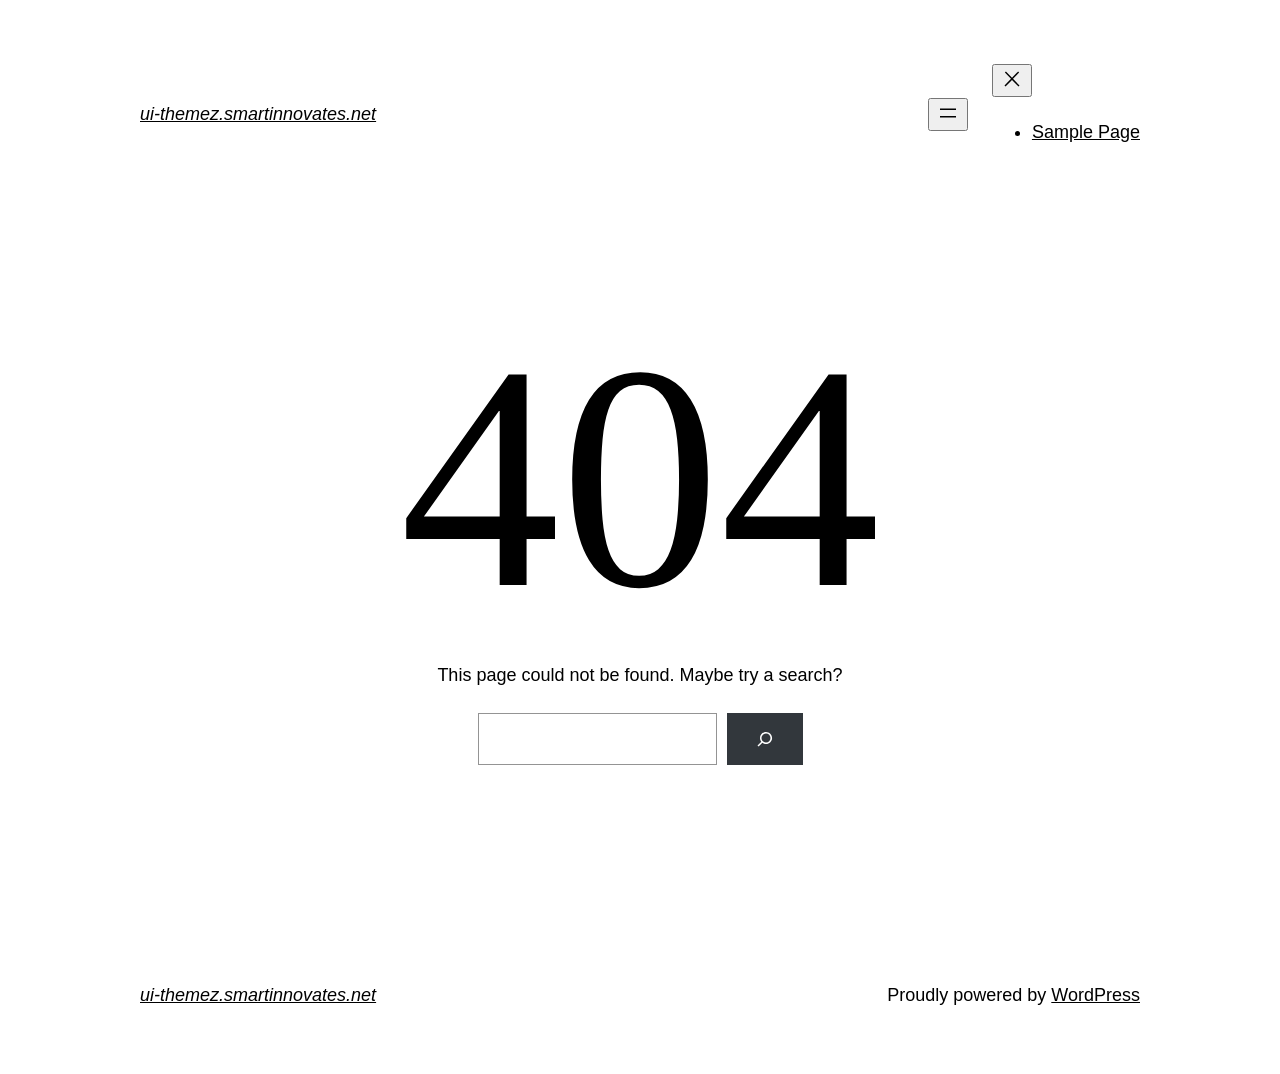
<file: assets/fonts/fa-regular-400.html>
<!DOCTYPE html>
<html lang="en-US">
<head>
	<meta charset="UTF-8" />
	<meta name="viewport" content="width=device-width, initial-scale=1" />
<meta name='robots' content='max-image-preview:large' />
<title>Page not found &#8211; ui-themez.smartinnovates.net</title>
<link rel="alternate" type="application/rss+xml" title="ui-themez.smartinnovates.net &raquo; Feed" href="https://ui-themez.smartinnovates.net/index.php/feed/" />
<link rel="alternate" type="application/rss+xml" title="ui-themez.smartinnovates.net &raquo; Comments Feed" href="https://ui-themez.smartinnovates.net/index.php/comments/feed/" />
<script>
window._wpemojiSettings = {"baseUrl":"https:\/\/s.w.org\/images\/core\/emoji\/14.0.0\/72x72\/","ext":".png","svgUrl":"https:\/\/s.w.org\/images\/core\/emoji\/14.0.0\/svg\/","svgExt":".svg","source":{"concatemoji":"https:\/\/ui-themez.smartinnovates.net\/wp-includes\/js\/wp-emoji-release.min.js?ver=6.3.1"}};
/*! This file is auto-generated */
!function(i,n){var o,s,e;function c(e){try{var t={supportTests:e,timestamp:(new Date).valueOf()};sessionStorage.setItem(o,JSON.stringify(t))}catch(e){}}function p(e,t,n){e.clearRect(0,0,e.canvas.width,e.canvas.height),e.fillText(t,0,0);var t=new Uint32Array(e.getImageData(0,0,e.canvas.width,e.canvas.height).data),r=(e.clearRect(0,0,e.canvas.width,e.canvas.height),e.fillText(n,0,0),new Uint32Array(e.getImageData(0,0,e.canvas.width,e.canvas.height).data));return t.every(function(e,t){return e===r[t]})}function u(e,t,n){switch(t){case"flag":return n(e,"\ud83c\udff3\ufe0f\u200d\u26a7\ufe0f","\ud83c\udff3\ufe0f\u200b\u26a7\ufe0f")?!1:!n(e,"\ud83c\uddfa\ud83c\uddf3","\ud83c\uddfa\u200b\ud83c\uddf3")&&!n(e,"\ud83c\udff4\udb40\udc67\udb40\udc62\udb40\udc65\udb40\udc6e\udb40\udc67\udb40\udc7f","\ud83c\udff4\u200b\udb40\udc67\u200b\udb40\udc62\u200b\udb40\udc65\u200b\udb40\udc6e\u200b\udb40\udc67\u200b\udb40\udc7f");case"emoji":return!n(e,"\ud83e\udef1\ud83c\udffb\u200d\ud83e\udef2\ud83c\udfff","\ud83e\udef1\ud83c\udffb\u200b\ud83e\udef2\ud83c\udfff")}return!1}function f(e,t,n){var r="undefined"!=typeof WorkerGlobalScope&&self instanceof WorkerGlobalScope?new OffscreenCanvas(300,150):i.createElement("canvas"),a=r.getContext("2d",{willReadFrequently:!0}),o=(a.textBaseline="top",a.font="600 32px Arial",{});return e.forEach(function(e){o[e]=t(a,e,n)}),o}function t(e){var t=i.createElement("script");t.src=e,t.defer=!0,i.head.appendChild(t)}"undefined"!=typeof Promise&&(o="wpEmojiSettingsSupports",s=["flag","emoji"],n.supports={everything:!0,everythingExceptFlag:!0},e=new Promise(function(e){i.addEventListener("DOMContentLoaded",e,{once:!0})}),new Promise(function(t){var n=function(){try{var e=JSON.parse(sessionStorage.getItem(o));if("object"==typeof e&&"number"==typeof e.timestamp&&(new Date).valueOf()<e.timestamp+604800&&"object"==typeof e.supportTests)return e.supportTests}catch(e){}return null}();if(!n){if("undefined"!=typeof Worker&&"undefined"!=typeof OffscreenCanvas&&"undefined"!=typeof URL&&URL.createObjectURL&&"undefined"!=typeof Blob)try{var e="postMessage("+f.toString()+"("+[JSON.stringify(s),u.toString(),p.toString()].join(",")+"));",r=new Blob([e],{type:"text/javascript"}),a=new Worker(URL.createObjectURL(r),{name:"wpTestEmojiSupports"});return void(a.onmessage=function(e){c(n=e.data),a.terminate(),t(n)})}catch(e){}c(n=f(s,u,p))}t(n)}).then(function(e){for(var t in e)n.supports[t]=e[t],n.supports.everything=n.supports.everything&&n.supports[t],"flag"!==t&&(n.supports.everythingExceptFlag=n.supports.everythingExceptFlag&&n.supports[t]);n.supports.everythingExceptFlag=n.supports.everythingExceptFlag&&!n.supports.flag,n.DOMReady=!1,n.readyCallback=function(){n.DOMReady=!0}}).then(function(){return e}).then(function(){var e;n.supports.everything||(n.readyCallback(),(e=n.source||{}).concatemoji?t(e.concatemoji):e.wpemoji&&e.twemoji&&(t(e.twemoji),t(e.wpemoji)))}))}((window,document),window._wpemojiSettings);
</script>
<style>
img.wp-smiley,
img.emoji {
	display: inline !important;
	border: none !important;
	box-shadow: none !important;
	height: 1em !important;
	width: 1em !important;
	margin: 0 0.07em !important;
	vertical-align: -0.1em !important;
	background: none !important;
	padding: 0 !important;
}
</style>
	<style id='wp-block-site-logo-inline-css'>
.wp-block-site-logo{box-sizing:border-box;line-height:0}.wp-block-site-logo a{display:inline-block}.wp-block-site-logo.is-default-size img{height:auto;width:120px}.wp-block-site-logo img{height:auto;max-width:100%}.wp-block-site-logo a,.wp-block-site-logo img{border-radius:inherit}.wp-block-site-logo.aligncenter{margin-left:auto;margin-right:auto;text-align:center}.wp-block-site-logo.is-style-rounded{border-radius:9999px}
</style>
<style id='wp-block-site-title-inline-css'>
.wp-block-site-title a{color:inherit}
.wp-block-site-title{font-family: var(--wp--preset--font-family--system-font);font-size: var(--wp--preset--font-size--medium);font-style: italic;font-weight: normal;line-height: var(--wp--custom--typography--line-height--normal);}
</style>
<style id='wp-block-group-inline-css'>
.wp-block-group{box-sizing:border-box}
</style>
<style id='wp-block-group-theme-inline-css'>
:where(.wp-block-group.has-background){padding:1.25em 2.375em}
</style>
<style id='wp-block-page-list-inline-css'>
.wp-block-navigation .wp-block-page-list{align-items:var(--navigation-layout-align,initial);background-color:inherit;display:flex;flex-direction:var(--navigation-layout-direction,initial);flex-wrap:var(--navigation-layout-wrap,wrap);justify-content:var(--navigation-layout-justify,initial)}.wp-block-navigation .wp-block-navigation-item{background-color:inherit}
</style>
<link rel='stylesheet' id='wp-block-navigation-css' href='https://ui-themez.smartinnovates.net/wp-includes/blocks/navigation/style.min.css?ver=6.3.1' media='all' />
<style id='wp-block-navigation-inline-css'>
.wp-block-navigation a:where(:not(.wp-element-button)){color: inherit;}
</style>
<style id='wp-block-template-part-theme-inline-css'>
.wp-block-template-part.has-background{margin-bottom:0;margin-top:0;padding:1.25em 2.375em}
</style>
<style id='wp-block-heading-inline-css'>
h1.has-background,h2.has-background,h3.has-background,h4.has-background,h5.has-background,h6.has-background{padding:1.25em 2.375em}
</style>
<style id='wp-block-paragraph-inline-css'>
.is-small-text{font-size:.875em}.is-regular-text{font-size:1em}.is-large-text{font-size:2.25em}.is-larger-text{font-size:3em}.has-drop-cap:not(:focus):first-letter{float:left;font-size:8.4em;font-style:normal;font-weight:100;line-height:.68;margin:.05em .1em 0 0;text-transform:uppercase}body.rtl .has-drop-cap:not(:focus):first-letter{float:none;margin-left:.1em}p.has-drop-cap.has-background{overflow:hidden}p.has-background{padding:1.25em 2.375em}:where(p.has-text-color:not(.has-link-color)) a{color:inherit}
</style>
<style id='wp-block-search-inline-css'>
.wp-block-search__button{margin-left:10px;word-break:normal}.wp-block-search__button.has-icon{line-height:0}.wp-block-search__button svg{fill:currentColor;min-height:24px;min-width:24px;vertical-align:text-bottom}:where(.wp-block-search__button){border:1px solid #ccc;padding:6px 10px}.wp-block-search__inside-wrapper{display:flex;flex:auto;flex-wrap:nowrap;max-width:100%}.wp-block-search__label{width:100%}.wp-block-search__input{-webkit-appearance:initial;appearance:none;border:1px solid #949494;flex-grow:1;margin-left:0;margin-right:0;min-width:3rem;padding:8px;text-decoration:unset!important}.wp-block-search.wp-block-search__button-only .wp-block-search__button{margin-left:0}:where(.wp-block-search__button-inside .wp-block-search__inside-wrapper){border:1px solid #949494;box-sizing:border-box;padding:4px}:where(.wp-block-search__button-inside .wp-block-search__inside-wrapper) .wp-block-search__input{border:none;border-radius:0;padding:0 4px}:where(.wp-block-search__button-inside .wp-block-search__inside-wrapper) .wp-block-search__input:focus{outline:none}:where(.wp-block-search__button-inside .wp-block-search__inside-wrapper) :where(.wp-block-search__button){padding:4px 8px}.wp-block-search.aligncenter .wp-block-search__inside-wrapper{margin:auto}.wp-block-search__button-behavior-expand .wp-block-search__inside-wrapper{min-width:0!important;transition-property:width}.wp-block-search__button-behavior-expand .wp-block-search__input{flex-basis:100%;transition-duration:.3s}.wp-block-search__button-behavior-expand.wp-block-search__searchfield-hidden,.wp-block-search__button-behavior-expand.wp-block-search__searchfield-hidden .wp-block-search__inside-wrapper{overflow:hidden}.wp-block-search__button-behavior-expand.wp-block-search__searchfield-hidden .wp-block-search__input{border-left-width:0!important;border-right-width:0!important;flex-basis:0;flex-grow:0;margin:0;min-width:0!important;padding-left:0!important;padding-right:0!important;width:0!important}.wp-block[data-align=right] .wp-block-search__button-behavior-expand .wp-block-search__inside-wrapper{float:right}
</style>
<style id='wp-block-search-theme-inline-css'>
.wp-block-search .wp-block-search__label{font-weight:700}.wp-block-search__button{border:1px solid #ccc;padding:.375em .625em}
</style>
<style id='wp-block-library-inline-css'>
:root{--wp-admin-theme-color:#007cba;--wp-admin-theme-color--rgb:0,124,186;--wp-admin-theme-color-darker-10:#006ba1;--wp-admin-theme-color-darker-10--rgb:0,107,161;--wp-admin-theme-color-darker-20:#005a87;--wp-admin-theme-color-darker-20--rgb:0,90,135;--wp-admin-border-width-focus:2px;--wp-block-synced-color:#7a00df;--wp-block-synced-color--rgb:122,0,223}@media (min-resolution:192dpi){:root{--wp-admin-border-width-focus:1.5px}}.wp-element-button{cursor:pointer}:root{--wp--preset--font-size--normal:16px;--wp--preset--font-size--huge:42px}:root .has-very-light-gray-background-color{background-color:#eee}:root .has-very-dark-gray-background-color{background-color:#313131}:root .has-very-light-gray-color{color:#eee}:root .has-very-dark-gray-color{color:#313131}:root .has-vivid-green-cyan-to-vivid-cyan-blue-gradient-background{background:linear-gradient(135deg,#00d084,#0693e3)}:root .has-purple-crush-gradient-background{background:linear-gradient(135deg,#34e2e4,#4721fb 50%,#ab1dfe)}:root .has-hazy-dawn-gradient-background{background:linear-gradient(135deg,#faaca8,#dad0ec)}:root .has-subdued-olive-gradient-background{background:linear-gradient(135deg,#fafae1,#67a671)}:root .has-atomic-cream-gradient-background{background:linear-gradient(135deg,#fdd79a,#004a59)}:root .has-nightshade-gradient-background{background:linear-gradient(135deg,#330968,#31cdcf)}:root .has-midnight-gradient-background{background:linear-gradient(135deg,#020381,#2874fc)}.has-regular-font-size{font-size:1em}.has-larger-font-size{font-size:2.625em}.has-normal-font-size{font-size:var(--wp--preset--font-size--normal)}.has-huge-font-size{font-size:var(--wp--preset--font-size--huge)}.has-text-align-center{text-align:center}.has-text-align-left{text-align:left}.has-text-align-right{text-align:right}#end-resizable-editor-section{display:none}.aligncenter{clear:both}.items-justified-left{justify-content:flex-start}.items-justified-center{justify-content:center}.items-justified-right{justify-content:flex-end}.items-justified-space-between{justify-content:space-between}.screen-reader-text{clip:rect(1px,1px,1px,1px);word-wrap:normal!important;border:0;-webkit-clip-path:inset(50%);clip-path:inset(50%);height:1px;margin:-1px;overflow:hidden;padding:0;position:absolute;width:1px}.screen-reader-text:focus{clip:auto!important;background-color:#ddd;-webkit-clip-path:none;clip-path:none;color:#444;display:block;font-size:1em;height:auto;left:5px;line-height:normal;padding:15px 23px 14px;text-decoration:none;top:5px;width:auto;z-index:100000}html :where(.has-border-color){border-style:solid}html :where([style*=border-top-color]){border-top-style:solid}html :where([style*=border-right-color]){border-right-style:solid}html :where([style*=border-bottom-color]){border-bottom-style:solid}html :where([style*=border-left-color]){border-left-style:solid}html :where([style*=border-width]){border-style:solid}html :where([style*=border-top-width]){border-top-style:solid}html :where([style*=border-right-width]){border-right-style:solid}html :where([style*=border-bottom-width]){border-bottom-style:solid}html :where([style*=border-left-width]){border-left-style:solid}html :where(img[class*=wp-image-]){height:auto;max-width:100%}:where(figure){margin:0 0 1em}html :where(.is-position-sticky){--wp-admin--admin-bar--position-offset:var(--wp-admin--admin-bar--height,0px)}@media screen and (max-width:600px){html :where(.is-position-sticky){--wp-admin--admin-bar--position-offset:0px}}
</style>
<style id='global-styles-inline-css'>
body{--wp--preset--color--black: #000000;--wp--preset--color--cyan-bluish-gray: #abb8c3;--wp--preset--color--white: #ffffff;--wp--preset--color--pale-pink: #f78da7;--wp--preset--color--vivid-red: #cf2e2e;--wp--preset--color--luminous-vivid-orange: #ff6900;--wp--preset--color--luminous-vivid-amber: #fcb900;--wp--preset--color--light-green-cyan: #7bdcb5;--wp--preset--color--vivid-green-cyan: #00d084;--wp--preset--color--pale-cyan-blue: #8ed1fc;--wp--preset--color--vivid-cyan-blue: #0693e3;--wp--preset--color--vivid-purple: #9b51e0;--wp--preset--color--foreground: #000000;--wp--preset--color--background: #ffffff;--wp--preset--color--primary: #1a4548;--wp--preset--color--secondary: #ffe2c7;--wp--preset--color--tertiary: #F6F6F6;--wp--preset--gradient--vivid-cyan-blue-to-vivid-purple: linear-gradient(135deg,rgba(6,147,227,1) 0%,rgb(155,81,224) 100%);--wp--preset--gradient--light-green-cyan-to-vivid-green-cyan: linear-gradient(135deg,rgb(122,220,180) 0%,rgb(0,208,130) 100%);--wp--preset--gradient--luminous-vivid-amber-to-luminous-vivid-orange: linear-gradient(135deg,rgba(252,185,0,1) 0%,rgba(255,105,0,1) 100%);--wp--preset--gradient--luminous-vivid-orange-to-vivid-red: linear-gradient(135deg,rgba(255,105,0,1) 0%,rgb(207,46,46) 100%);--wp--preset--gradient--very-light-gray-to-cyan-bluish-gray: linear-gradient(135deg,rgb(238,238,238) 0%,rgb(169,184,195) 100%);--wp--preset--gradient--cool-to-warm-spectrum: linear-gradient(135deg,rgb(74,234,220) 0%,rgb(151,120,209) 20%,rgb(207,42,186) 40%,rgb(238,44,130) 60%,rgb(251,105,98) 80%,rgb(254,248,76) 100%);--wp--preset--gradient--blush-light-purple: linear-gradient(135deg,rgb(255,206,236) 0%,rgb(152,150,240) 100%);--wp--preset--gradient--blush-bordeaux: linear-gradient(135deg,rgb(254,205,165) 0%,rgb(254,45,45) 50%,rgb(107,0,62) 100%);--wp--preset--gradient--luminous-dusk: linear-gradient(135deg,rgb(255,203,112) 0%,rgb(199,81,192) 50%,rgb(65,88,208) 100%);--wp--preset--gradient--pale-ocean: linear-gradient(135deg,rgb(255,245,203) 0%,rgb(182,227,212) 50%,rgb(51,167,181) 100%);--wp--preset--gradient--electric-grass: linear-gradient(135deg,rgb(202,248,128) 0%,rgb(113,206,126) 100%);--wp--preset--gradient--midnight: linear-gradient(135deg,rgb(2,3,129) 0%,rgb(40,116,252) 100%);--wp--preset--gradient--vertical-secondary-to-tertiary: linear-gradient(to bottom,var(--wp--preset--color--secondary) 0%,var(--wp--preset--color--tertiary) 100%);--wp--preset--gradient--vertical-secondary-to-background: linear-gradient(to bottom,var(--wp--preset--color--secondary) 0%,var(--wp--preset--color--background) 100%);--wp--preset--gradient--vertical-tertiary-to-background: linear-gradient(to bottom,var(--wp--preset--color--tertiary) 0%,var(--wp--preset--color--background) 100%);--wp--preset--gradient--diagonal-primary-to-foreground: linear-gradient(to bottom right,var(--wp--preset--color--primary) 0%,var(--wp--preset--color--foreground) 100%);--wp--preset--gradient--diagonal-secondary-to-background: linear-gradient(to bottom right,var(--wp--preset--color--secondary) 50%,var(--wp--preset--color--background) 50%);--wp--preset--gradient--diagonal-background-to-secondary: linear-gradient(to bottom right,var(--wp--preset--color--background) 50%,var(--wp--preset--color--secondary) 50%);--wp--preset--gradient--diagonal-tertiary-to-background: linear-gradient(to bottom right,var(--wp--preset--color--tertiary) 50%,var(--wp--preset--color--background) 50%);--wp--preset--gradient--diagonal-background-to-tertiary: linear-gradient(to bottom right,var(--wp--preset--color--background) 50%,var(--wp--preset--color--tertiary) 50%);--wp--preset--font-size--small: 1rem;--wp--preset--font-size--medium: 1.125rem;--wp--preset--font-size--large: 1.75rem;--wp--preset--font-size--x-large: clamp(1.75rem, 3vw, 2.25rem);--wp--preset--font-family--system-font: -apple-system,BlinkMacSystemFont,"Segoe UI",Roboto,Oxygen-Sans,Ubuntu,Cantarell,"Helvetica Neue",sans-serif;--wp--preset--font-family--source-serif-pro: "Source Serif Pro", serif;--wp--preset--spacing--20: 0.44rem;--wp--preset--spacing--30: 0.67rem;--wp--preset--spacing--40: 1rem;--wp--preset--spacing--50: 1.5rem;--wp--preset--spacing--60: 2.25rem;--wp--preset--spacing--70: 3.38rem;--wp--preset--spacing--80: 5.06rem;--wp--preset--shadow--natural: 6px 6px 9px rgba(0, 0, 0, 0.2);--wp--preset--shadow--deep: 12px 12px 50px rgba(0, 0, 0, 0.4);--wp--preset--shadow--sharp: 6px 6px 0px rgba(0, 0, 0, 0.2);--wp--preset--shadow--outlined: 6px 6px 0px -3px rgba(255, 255, 255, 1), 6px 6px rgba(0, 0, 0, 1);--wp--preset--shadow--crisp: 6px 6px 0px rgba(0, 0, 0, 1);--wp--custom--spacing--small: max(1.25rem, 5vw);--wp--custom--spacing--medium: clamp(2rem, 8vw, calc(4 * var(--wp--style--block-gap)));--wp--custom--spacing--large: clamp(4rem, 10vw, 8rem);--wp--custom--spacing--outer: var(--wp--custom--spacing--small, 1.25rem);--wp--custom--typography--font-size--huge: clamp(2.25rem, 4vw, 2.75rem);--wp--custom--typography--font-size--gigantic: clamp(2.75rem, 6vw, 3.25rem);--wp--custom--typography--font-size--colossal: clamp(3.25rem, 8vw, 6.25rem);--wp--custom--typography--line-height--tiny: 1.15;--wp--custom--typography--line-height--small: 1.2;--wp--custom--typography--line-height--medium: 1.4;--wp--custom--typography--line-height--normal: 1.6;}body { margin: 0;--wp--style--global--content-size: 650px;--wp--style--global--wide-size: 1000px; }.wp-site-blocks > .alignleft { float: left; margin-right: 2em; }.wp-site-blocks > .alignright { float: right; margin-left: 2em; }.wp-site-blocks > .aligncenter { justify-content: center; margin-left: auto; margin-right: auto; }:where(.wp-site-blocks) > * { margin-block-start: 1.5rem; margin-block-end: 0; }:where(.wp-site-blocks) > :first-child:first-child { margin-block-start: 0; }:where(.wp-site-blocks) > :last-child:last-child { margin-block-end: 0; }body { --wp--style--block-gap: 1.5rem; }:where(body .is-layout-flow)  > :first-child:first-child{margin-block-start: 0;}:where(body .is-layout-flow)  > :last-child:last-child{margin-block-end: 0;}:where(body .is-layout-flow)  > *{margin-block-start: 1.5rem;margin-block-end: 0;}:where(body .is-layout-constrained)  > :first-child:first-child{margin-block-start: 0;}:where(body .is-layout-constrained)  > :last-child:last-child{margin-block-end: 0;}:where(body .is-layout-constrained)  > *{margin-block-start: 1.5rem;margin-block-end: 0;}:where(body .is-layout-flex) {gap: 1.5rem;}:where(body .is-layout-grid) {gap: 1.5rem;}body .is-layout-flow > .alignleft{float: left;margin-inline-start: 0;margin-inline-end: 2em;}body .is-layout-flow > .alignright{float: right;margin-inline-start: 2em;margin-inline-end: 0;}body .is-layout-flow > .aligncenter{margin-left: auto !important;margin-right: auto !important;}body .is-layout-constrained > .alignleft{float: left;margin-inline-start: 0;margin-inline-end: 2em;}body .is-layout-constrained > .alignright{float: right;margin-inline-start: 2em;margin-inline-end: 0;}body .is-layout-constrained > .aligncenter{margin-left: auto !important;margin-right: auto !important;}body .is-layout-constrained > :where(:not(.alignleft):not(.alignright):not(.alignfull)){max-width: var(--wp--style--global--content-size);margin-left: auto !important;margin-right: auto !important;}body .is-layout-constrained > .alignwide{max-width: var(--wp--style--global--wide-size);}body .is-layout-flex{display: flex;}body .is-layout-flex{flex-wrap: wrap;align-items: center;}body .is-layout-flex > *{margin: 0;}body .is-layout-grid{display: grid;}body .is-layout-grid > *{margin: 0;}body{background-color: var(--wp--preset--color--background);color: var(--wp--preset--color--foreground);font-family: var(--wp--preset--font-family--system-font);font-size: var(--wp--preset--font-size--medium);line-height: var(--wp--custom--typography--line-height--normal);padding-top: 0px;padding-right: 0px;padding-bottom: 0px;padding-left: 0px;}a:where(:not(.wp-element-button)){color: var(--wp--preset--color--foreground);text-decoration: underline;}h1{font-family: var(--wp--preset--font-family--source-serif-pro);font-size: var(--wp--custom--typography--font-size--colossal);font-weight: 300;line-height: var(--wp--custom--typography--line-height--tiny);}h2{font-family: var(--wp--preset--font-family--source-serif-pro);font-size: var(--wp--custom--typography--font-size--gigantic);font-weight: 300;line-height: var(--wp--custom--typography--line-height--small);}h3{font-family: var(--wp--preset--font-family--source-serif-pro);font-size: var(--wp--custom--typography--font-size--huge);font-weight: 300;line-height: var(--wp--custom--typography--line-height--tiny);}h4{font-family: var(--wp--preset--font-family--source-serif-pro);font-size: var(--wp--preset--font-size--x-large);font-weight: 300;line-height: var(--wp--custom--typography--line-height--tiny);}h5{font-family: var(--wp--preset--font-family--system-font);font-size: var(--wp--preset--font-size--medium);font-weight: 700;line-height: var(--wp--custom--typography--line-height--normal);text-transform: uppercase;}h6{font-family: var(--wp--preset--font-family--system-font);font-size: var(--wp--preset--font-size--medium);font-weight: 400;line-height: var(--wp--custom--typography--line-height--normal);text-transform: uppercase;}.wp-element-button, .wp-block-button__link{background-color: #32373c;border-width: 0;color: #fff;font-family: inherit;font-size: inherit;line-height: inherit;padding: calc(0.667em + 2px) calc(1.333em + 2px);text-decoration: none;}.has-black-color{color: var(--wp--preset--color--black) !important;}.has-cyan-bluish-gray-color{color: var(--wp--preset--color--cyan-bluish-gray) !important;}.has-white-color{color: var(--wp--preset--color--white) !important;}.has-pale-pink-color{color: var(--wp--preset--color--pale-pink) !important;}.has-vivid-red-color{color: var(--wp--preset--color--vivid-red) !important;}.has-luminous-vivid-orange-color{color: var(--wp--preset--color--luminous-vivid-orange) !important;}.has-luminous-vivid-amber-color{color: var(--wp--preset--color--luminous-vivid-amber) !important;}.has-light-green-cyan-color{color: var(--wp--preset--color--light-green-cyan) !important;}.has-vivid-green-cyan-color{color: var(--wp--preset--color--vivid-green-cyan) !important;}.has-pale-cyan-blue-color{color: var(--wp--preset--color--pale-cyan-blue) !important;}.has-vivid-cyan-blue-color{color: var(--wp--preset--color--vivid-cyan-blue) !important;}.has-vivid-purple-color{color: var(--wp--preset--color--vivid-purple) !important;}.has-foreground-color{color: var(--wp--preset--color--foreground) !important;}.has-background-color{color: var(--wp--preset--color--background) !important;}.has-primary-color{color: var(--wp--preset--color--primary) !important;}.has-secondary-color{color: var(--wp--preset--color--secondary) !important;}.has-tertiary-color{color: var(--wp--preset--color--tertiary) !important;}.has-black-background-color{background-color: var(--wp--preset--color--black) !important;}.has-cyan-bluish-gray-background-color{background-color: var(--wp--preset--color--cyan-bluish-gray) !important;}.has-white-background-color{background-color: var(--wp--preset--color--white) !important;}.has-pale-pink-background-color{background-color: var(--wp--preset--color--pale-pink) !important;}.has-vivid-red-background-color{background-color: var(--wp--preset--color--vivid-red) !important;}.has-luminous-vivid-orange-background-color{background-color: var(--wp--preset--color--luminous-vivid-orange) !important;}.has-luminous-vivid-amber-background-color{background-color: var(--wp--preset--color--luminous-vivid-amber) !important;}.has-light-green-cyan-background-color{background-color: var(--wp--preset--color--light-green-cyan) !important;}.has-vivid-green-cyan-background-color{background-color: var(--wp--preset--color--vivid-green-cyan) !important;}.has-pale-cyan-blue-background-color{background-color: var(--wp--preset--color--pale-cyan-blue) !important;}.has-vivid-cyan-blue-background-color{background-color: var(--wp--preset--color--vivid-cyan-blue) !important;}.has-vivid-purple-background-color{background-color: var(--wp--preset--color--vivid-purple) !important;}.has-foreground-background-color{background-color: var(--wp--preset--color--foreground) !important;}.has-background-background-color{background-color: var(--wp--preset--color--background) !important;}.has-primary-background-color{background-color: var(--wp--preset--color--primary) !important;}.has-secondary-background-color{background-color: var(--wp--preset--color--secondary) !important;}.has-tertiary-background-color{background-color: var(--wp--preset--color--tertiary) !important;}.has-black-border-color{border-color: var(--wp--preset--color--black) !important;}.has-cyan-bluish-gray-border-color{border-color: var(--wp--preset--color--cyan-bluish-gray) !important;}.has-white-border-color{border-color: var(--wp--preset--color--white) !important;}.has-pale-pink-border-color{border-color: var(--wp--preset--color--pale-pink) !important;}.has-vivid-red-border-color{border-color: var(--wp--preset--color--vivid-red) !important;}.has-luminous-vivid-orange-border-color{border-color: var(--wp--preset--color--luminous-vivid-orange) !important;}.has-luminous-vivid-amber-border-color{border-color: var(--wp--preset--color--luminous-vivid-amber) !important;}.has-light-green-cyan-border-color{border-color: var(--wp--preset--color--light-green-cyan) !important;}.has-vivid-green-cyan-border-color{border-color: var(--wp--preset--color--vivid-green-cyan) !important;}.has-pale-cyan-blue-border-color{border-color: var(--wp--preset--color--pale-cyan-blue) !important;}.has-vivid-cyan-blue-border-color{border-color: var(--wp--preset--color--vivid-cyan-blue) !important;}.has-vivid-purple-border-color{border-color: var(--wp--preset--color--vivid-purple) !important;}.has-foreground-border-color{border-color: var(--wp--preset--color--foreground) !important;}.has-background-border-color{border-color: var(--wp--preset--color--background) !important;}.has-primary-border-color{border-color: var(--wp--preset--color--primary) !important;}.has-secondary-border-color{border-color: var(--wp--preset--color--secondary) !important;}.has-tertiary-border-color{border-color: var(--wp--preset--color--tertiary) !important;}.has-vivid-cyan-blue-to-vivid-purple-gradient-background{background: var(--wp--preset--gradient--vivid-cyan-blue-to-vivid-purple) !important;}.has-light-green-cyan-to-vivid-green-cyan-gradient-background{background: var(--wp--preset--gradient--light-green-cyan-to-vivid-green-cyan) !important;}.has-luminous-vivid-amber-to-luminous-vivid-orange-gradient-background{background: var(--wp--preset--gradient--luminous-vivid-amber-to-luminous-vivid-orange) !important;}.has-luminous-vivid-orange-to-vivid-red-gradient-background{background: var(--wp--preset--gradient--luminous-vivid-orange-to-vivid-red) !important;}.has-very-light-gray-to-cyan-bluish-gray-gradient-background{background: var(--wp--preset--gradient--very-light-gray-to-cyan-bluish-gray) !important;}.has-cool-to-warm-spectrum-gradient-background{background: var(--wp--preset--gradient--cool-to-warm-spectrum) !important;}.has-blush-light-purple-gradient-background{background: var(--wp--preset--gradient--blush-light-purple) !important;}.has-blush-bordeaux-gradient-background{background: var(--wp--preset--gradient--blush-bordeaux) !important;}.has-luminous-dusk-gradient-background{background: var(--wp--preset--gradient--luminous-dusk) !important;}.has-pale-ocean-gradient-background{background: var(--wp--preset--gradient--pale-ocean) !important;}.has-electric-grass-gradient-background{background: var(--wp--preset--gradient--electric-grass) !important;}.has-midnight-gradient-background{background: var(--wp--preset--gradient--midnight) !important;}.has-vertical-secondary-to-tertiary-gradient-background{background: var(--wp--preset--gradient--vertical-secondary-to-tertiary) !important;}.has-vertical-secondary-to-background-gradient-background{background: var(--wp--preset--gradient--vertical-secondary-to-background) !important;}.has-vertical-tertiary-to-background-gradient-background{background: var(--wp--preset--gradient--vertical-tertiary-to-background) !important;}.has-diagonal-primary-to-foreground-gradient-background{background: var(--wp--preset--gradient--diagonal-primary-to-foreground) !important;}.has-diagonal-secondary-to-background-gradient-background{background: var(--wp--preset--gradient--diagonal-secondary-to-background) !important;}.has-diagonal-background-to-secondary-gradient-background{background: var(--wp--preset--gradient--diagonal-background-to-secondary) !important;}.has-diagonal-tertiary-to-background-gradient-background{background: var(--wp--preset--gradient--diagonal-tertiary-to-background) !important;}.has-diagonal-background-to-tertiary-gradient-background{background: var(--wp--preset--gradient--diagonal-background-to-tertiary) !important;}.has-small-font-size{font-size: var(--wp--preset--font-size--small) !important;}.has-medium-font-size{font-size: var(--wp--preset--font-size--medium) !important;}.has-large-font-size{font-size: var(--wp--preset--font-size--large) !important;}.has-x-large-font-size{font-size: var(--wp--preset--font-size--x-large) !important;}.has-system-font-font-family{font-family: var(--wp--preset--font-family--system-font) !important;}.has-source-serif-pro-font-family{font-family: var(--wp--preset--font-family--source-serif-pro) !important;}
</style>
<style id='core-block-supports-inline-css'>
.wp-container-3.wp-container-3{justify-content:flex-end;}.wp-container-4.wp-container-4,.wp-container-9.wp-container-9{justify-content:space-between;}
</style>
<style id='wp-webfonts-inline-css'>
@font-face{font-family:"Source Serif Pro";font-style:normal;font-weight:200 900;font-display:fallback;src:url('https://ui-themez.smartinnovates.net/wp-content/themes/twentytwentytwo/assets/fonts/source-serif-pro/SourceSerif4Variable-Roman.ttf.woff2') format('woff2');font-stretch:normal;}@font-face{font-family:"Source Serif Pro";font-style:italic;font-weight:200 900;font-display:fallback;src:url('https://ui-themez.smartinnovates.net/wp-content/themes/twentytwentytwo/assets/fonts/source-serif-pro/SourceSerif4Variable-Italic.ttf.woff2') format('woff2');font-stretch:normal;}
</style>
<link rel='stylesheet' id='twentytwentytwo-style-css' href='https://ui-themez.smartinnovates.net/wp-content/themes/twentytwentytwo/style.css?ver=1.2' media='all' />
<script src='https://ui-themez.smartinnovates.net/wp-includes/blocks/navigation/view.min.js?ver=886680af40b7521d60fc' id='wp-block-navigation-view-js'></script>
<script src='https://ui-themez.smartinnovates.net/wp-includes/blocks/navigation/view-modal.min.js?ver=b478fa3cd1475dec97d3' id='wp-block-navigation-view-2-js'></script>
<link rel="https://api.w.org/" href="https://ui-themez.smartinnovates.net/index.php/wp-json/" /><link rel="EditURI" type="application/rsd+xml" title="RSD" href="https://ui-themez.smartinnovates.net/xmlrpc.php?rsd" />
<meta name="generator" content="WordPress 6.3.1" />
</head>

<body class="error404 wp-embed-responsive">

<div class="wp-site-blocks"><header class="wp-block-template-part">
<div class="wp-block-group is-layout-constrained wp-block-group-is-layout-constrained">
<div class="wp-block-group alignwide is-content-justification-space-between is-layout-flex wp-container-4 wp-block-group-is-layout-flex" style="padding-top:var(--wp--custom--spacing--small, 1.25rem);padding-bottom:var(--wp--custom--spacing--large, 8rem)">
<div class="wp-block-group is-layout-flex wp-block-group-is-layout-flex">

<h1 class="wp-block-site-title"><a href="https://ui-themez.smartinnovates.net" target="_self" rel="home">ui-themez.smartinnovates.net</a></h1></div>


<nav class="is-responsive items-justified-right wp-block-navigation is-content-justification-right is-layout-flex wp-container-3 wp-block-navigation-is-layout-flex" aria-label="" ><button aria-haspopup="true" aria-label="Open menu" class="wp-block-navigation__responsive-container-open " data-micromodal-trigger="modal-2" ><svg width="24" height="24" xmlns="http://www.w3.org/2000/svg" viewBox="0 0 24 24" aria-hidden="true" focusable="false"><rect x="4" y="7.5" width="16" height="1.5" /><rect x="4" y="15" width="16" height="1.5" /></svg></button>
			<div class="wp-block-navigation__responsive-container  " style="" id="modal-2" >
				<div class="wp-block-navigation__responsive-close" tabindex="-1" data-micromodal-close>
					<div class="wp-block-navigation__responsive-dialog" aria-label="Menu" >
							<button aria-label="Close menu" data-micromodal-close class="wp-block-navigation__responsive-container-close" ><svg xmlns="http://www.w3.org/2000/svg" viewBox="0 0 24 24" width="24" height="24" aria-hidden="true" focusable="false"><path d="M13 11.8l6.1-6.3-1-1-6.1 6.2-6.1-6.2-1 1 6.1 6.3-6.5 6.7 1 1 6.5-6.6 6.5 6.6 1-1z"></path></svg></button>
						<div class="wp-block-navigation__responsive-container-content" id="modal-2-content">
							<ul class="wp-block-page-list"><li class="wp-block-pages-list__item wp-block-navigation-item open-on-hover-click"><a class="wp-block-pages-list__item__link wp-block-navigation-item__content" href="https://ui-themez.smartinnovates.net/index.php/sample-page/">Sample Page</a></li></ul>
						</div>
					</div>
				</div>
			</div></nav></div>
</div>
</header>


<main class="wp-block-group is-layout-flow wp-block-group-is-layout-flow">
<div class="wp-block-group is-layout-constrained wp-block-group-is-layout-constrained">

					<h2 class="has-text-align-center wp-block-heading" style="font-size:clamp(4rem, 40vw, 20rem);font-weight:200;line-height:1">404</h2>
					
					
					<p class="has-text-align-center">This page could not be found. Maybe try a search?</p>
					
					<form role="search" method="get" action="https://ui-themez.smartinnovates.net/" class="wp-block-search__button-outside wp-block-search__icon-button aligncenter wp-block-search"><label class="wp-block-search__label screen-reader-text" for="wp-block-search__input-6" >Search</label><div class="wp-block-search__inside-wrapper "  style="width: 50%"><input class="wp-block-search__input" id="wp-block-search__input-6" placeholder="" value="" type="search" name="s" required /><button aria-label="Search" class="wp-block-search__button has-icon wp-element-button" type="submit" ><svg class="search-icon" viewBox="0 0 24 24" width="24" height="24">
					<path d="M13 5c-3.3 0-6 2.7-6 6 0 1.4.5 2.7 1.3 3.7l-3.8 3.8 1.1 1.1 3.8-3.8c1 .8 2.3 1.3 3.7 1.3 3.3 0 6-2.7 6-6S16.3 5 13 5zm0 10.5c-2.5 0-4.5-2-4.5-4.5s2-4.5 4.5-4.5 4.5 2 4.5 4.5-2 4.5-4.5 4.5z"></path>
				</svg></button></div></form>
</div>
</main>


<footer class="wp-block-template-part">
<div class="wp-block-group is-layout-constrained wp-block-group-is-layout-constrained" style="padding-top:var(--wp--custom--spacing--large, 8rem)">

					<div class="wp-block-group alignfull is-layout-constrained wp-block-group-is-layout-constrained">
					<div class="wp-block-group alignwide is-content-justification-space-between is-layout-flex wp-container-9 wp-block-group-is-layout-flex" style="padding-top:4rem;padding-bottom:4rem"><p class="wp-block-site-title"><a href="https://ui-themez.smartinnovates.net" target="_self" rel="home">ui-themez.smartinnovates.net</a></p>

					
					<p class="has-text-align-right">Proudly powered by <a href="https://wordpress.org" rel="nofollow">WordPress</a></p>
					</div>
					</div>
					
</div>

</footer>
</div>

		<style id="skip-link-styles">
		.skip-link.screen-reader-text {
			border: 0;
			clip: rect(1px,1px,1px,1px);
			clip-path: inset(50%);
			height: 1px;
			margin: -1px;
			overflow: hidden;
			padding: 0;
			position: absolute !important;
			width: 1px;
			word-wrap: normal !important;
		}

		.skip-link.screen-reader-text:focus {
			background-color: #eee;
			clip: auto !important;
			clip-path: none;
			color: #444;
			display: block;
			font-size: 1em;
			height: auto;
			left: 5px;
			line-height: normal;
			padding: 15px 23px 14px;
			text-decoration: none;
			top: 5px;
			width: auto;
			z-index: 100000;
		}
	</style>
		<script>
	( function() {
		var skipLinkTarget = document.querySelector( 'main' ),
			sibling,
			skipLinkTargetID,
			skipLink;

		// Early exit if a skip-link target can't be located.
		if ( ! skipLinkTarget ) {
			return;
		}

		/*
		 * Get the site wrapper.
		 * The skip-link will be injected in the beginning of it.
		 */
		sibling = document.querySelector( '.wp-site-blocks' );

		// Early exit if the root element was not found.
		if ( ! sibling ) {
			return;
		}

		// Get the skip-link target's ID, and generate one if it doesn't exist.
		skipLinkTargetID = skipLinkTarget.id;
		if ( ! skipLinkTargetID ) {
			skipLinkTargetID = 'wp--skip-link--target';
			skipLinkTarget.id = skipLinkTargetID;
		}

		// Create the skip link.
		skipLink = document.createElement( 'a' );
		skipLink.classList.add( 'skip-link', 'screen-reader-text' );
		skipLink.href = '#' + skipLinkTargetID;
		skipLink.innerHTML = 'Skip to content';

		// Inject the skip link.
		sibling.parentElement.insertBefore( skipLink, sibling );
	}() );
	</script>
	</body>
</html>

<!-- plugin=object-cache-pro client=phpredis metric#hits=1451 metric#misses=8 metric#hit-ratio=99.5 metric#bytes=170102 metric#prefetches=13 metric#store-reads=17 metric#store-writes=3 metric#store-hits=28 metric#store-misses=0 metric#sql-queries=2 metric#ms-total=84.14 metric#ms-cache=4.76 metric#ms-cache-avg=0.2503 metric#ms-cache-ratio=5.7 sample#redis-hits=29694643 sample#redis-misses=2906096 sample#redis-hit-ratio=91.1 sample#redis-ops-per-sec=5 sample#redis-evicted-keys=214341 sample#redis-used-memory=116567704 sample#redis-used-memory-rss=59133952 sample#redis-memory-fragmentation-ratio=0.5 sample#redis-connected-clients=1 sample#redis-tracking-clients=0 sample#redis-rejected-connections=0 sample#redis-keys=278 -->
</file>
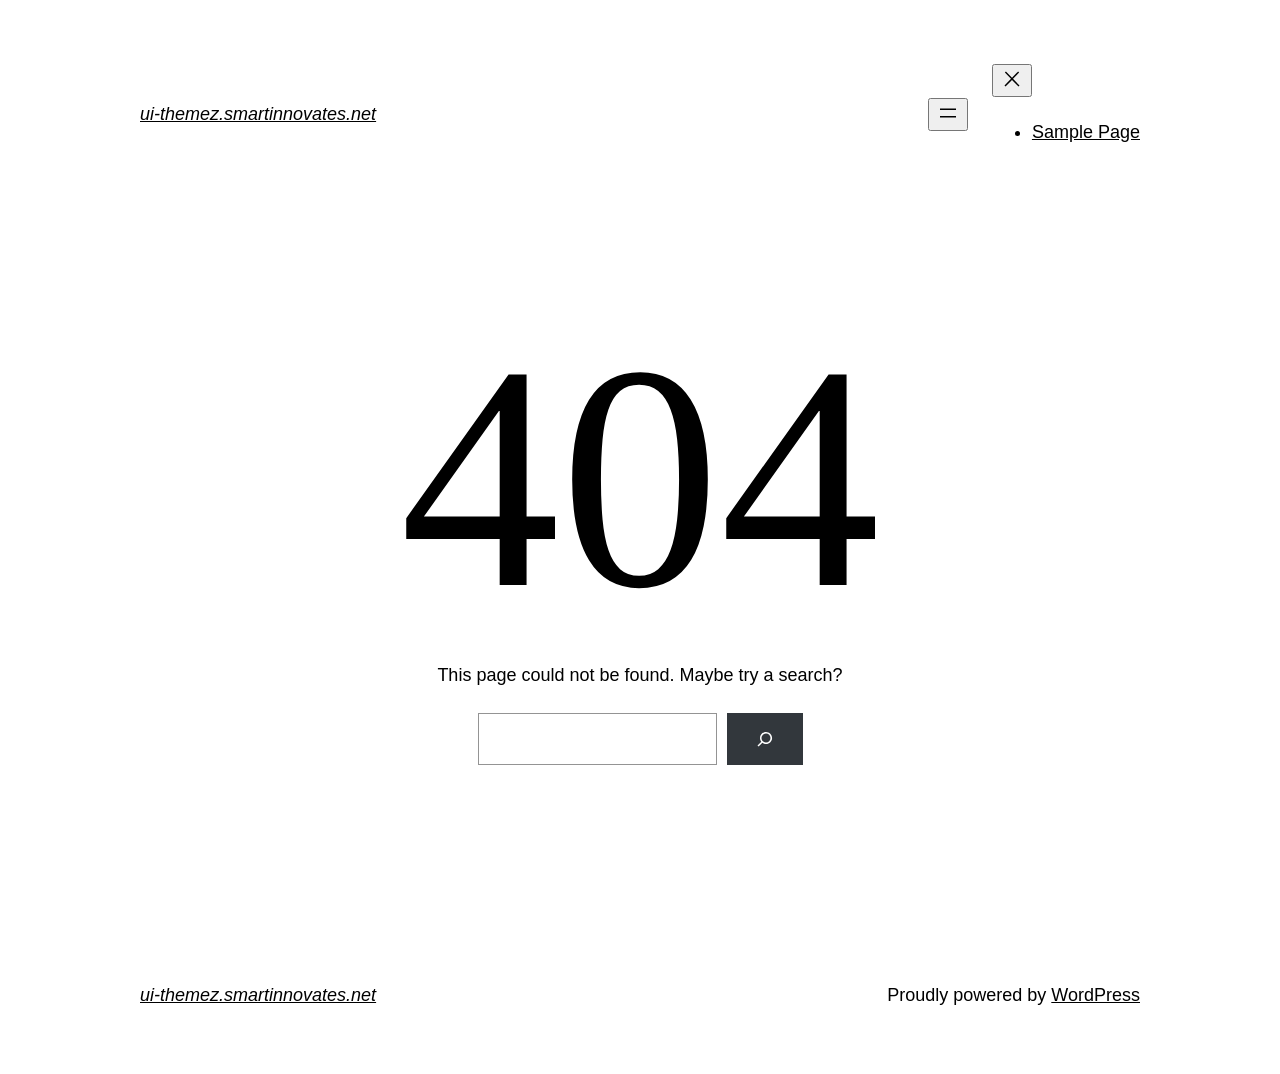
<file: assets/fonts/ionicons28b5.html>
<!DOCTYPE html>
<html lang="en-US">
<head>
	<meta charset="UTF-8" />
	<meta name="viewport" content="width=device-width, initial-scale=1" />
<meta name='robots' content='max-image-preview:large' />
<title>Page not found &#8211; ui-themez.smartinnovates.net</title>
<link rel="alternate" type="application/rss+xml" title="ui-themez.smartinnovates.net &raquo; Feed" href="https://ui-themez.smartinnovates.net/index.php/feed/" />
<link rel="alternate" type="application/rss+xml" title="ui-themez.smartinnovates.net &raquo; Comments Feed" href="https://ui-themez.smartinnovates.net/index.php/comments/feed/" />
<script>
window._wpemojiSettings = {"baseUrl":"https:\/\/s.w.org\/images\/core\/emoji\/14.0.0\/72x72\/","ext":".png","svgUrl":"https:\/\/s.w.org\/images\/core\/emoji\/14.0.0\/svg\/","svgExt":".svg","source":{"concatemoji":"https:\/\/ui-themez.smartinnovates.net\/wp-includes\/js\/wp-emoji-release.min.js?ver=6.3.1"}};
/*! This file is auto-generated */
!function(i,n){var o,s,e;function c(e){try{var t={supportTests:e,timestamp:(new Date).valueOf()};sessionStorage.setItem(o,JSON.stringify(t))}catch(e){}}function p(e,t,n){e.clearRect(0,0,e.canvas.width,e.canvas.height),e.fillText(t,0,0);var t=new Uint32Array(e.getImageData(0,0,e.canvas.width,e.canvas.height).data),r=(e.clearRect(0,0,e.canvas.width,e.canvas.height),e.fillText(n,0,0),new Uint32Array(e.getImageData(0,0,e.canvas.width,e.canvas.height).data));return t.every(function(e,t){return e===r[t]})}function u(e,t,n){switch(t){case"flag":return n(e,"\ud83c\udff3\ufe0f\u200d\u26a7\ufe0f","\ud83c\udff3\ufe0f\u200b\u26a7\ufe0f")?!1:!n(e,"\ud83c\uddfa\ud83c\uddf3","\ud83c\uddfa\u200b\ud83c\uddf3")&&!n(e,"\ud83c\udff4\udb40\udc67\udb40\udc62\udb40\udc65\udb40\udc6e\udb40\udc67\udb40\udc7f","\ud83c\udff4\u200b\udb40\udc67\u200b\udb40\udc62\u200b\udb40\udc65\u200b\udb40\udc6e\u200b\udb40\udc67\u200b\udb40\udc7f");case"emoji":return!n(e,"\ud83e\udef1\ud83c\udffb\u200d\ud83e\udef2\ud83c\udfff","\ud83e\udef1\ud83c\udffb\u200b\ud83e\udef2\ud83c\udfff")}return!1}function f(e,t,n){var r="undefined"!=typeof WorkerGlobalScope&&self instanceof WorkerGlobalScope?new OffscreenCanvas(300,150):i.createElement("canvas"),a=r.getContext("2d",{willReadFrequently:!0}),o=(a.textBaseline="top",a.font="600 32px Arial",{});return e.forEach(function(e){o[e]=t(a,e,n)}),o}function t(e){var t=i.createElement("script");t.src=e,t.defer=!0,i.head.appendChild(t)}"undefined"!=typeof Promise&&(o="wpEmojiSettingsSupports",s=["flag","emoji"],n.supports={everything:!0,everythingExceptFlag:!0},e=new Promise(function(e){i.addEventListener("DOMContentLoaded",e,{once:!0})}),new Promise(function(t){var n=function(){try{var e=JSON.parse(sessionStorage.getItem(o));if("object"==typeof e&&"number"==typeof e.timestamp&&(new Date).valueOf()<e.timestamp+604800&&"object"==typeof e.supportTests)return e.supportTests}catch(e){}return null}();if(!n){if("undefined"!=typeof Worker&&"undefined"!=typeof OffscreenCanvas&&"undefined"!=typeof URL&&URL.createObjectURL&&"undefined"!=typeof Blob)try{var e="postMessage("+f.toString()+"("+[JSON.stringify(s),u.toString(),p.toString()].join(",")+"));",r=new Blob([e],{type:"text/javascript"}),a=new Worker(URL.createObjectURL(r),{name:"wpTestEmojiSupports"});return void(a.onmessage=function(e){c(n=e.data),a.terminate(),t(n)})}catch(e){}c(n=f(s,u,p))}t(n)}).then(function(e){for(var t in e)n.supports[t]=e[t],n.supports.everything=n.supports.everything&&n.supports[t],"flag"!==t&&(n.supports.everythingExceptFlag=n.supports.everythingExceptFlag&&n.supports[t]);n.supports.everythingExceptFlag=n.supports.everythingExceptFlag&&!n.supports.flag,n.DOMReady=!1,n.readyCallback=function(){n.DOMReady=!0}}).then(function(){return e}).then(function(){var e;n.supports.everything||(n.readyCallback(),(e=n.source||{}).concatemoji?t(e.concatemoji):e.wpemoji&&e.twemoji&&(t(e.twemoji),t(e.wpemoji)))}))}((window,document),window._wpemojiSettings);
</script>
<style>
img.wp-smiley,
img.emoji {
	display: inline !important;
	border: none !important;
	box-shadow: none !important;
	height: 1em !important;
	width: 1em !important;
	margin: 0 0.07em !important;
	vertical-align: -0.1em !important;
	background: none !important;
	padding: 0 !important;
}
</style>
	<style id='wp-block-site-logo-inline-css'>
.wp-block-site-logo{box-sizing:border-box;line-height:0}.wp-block-site-logo a{display:inline-block}.wp-block-site-logo.is-default-size img{height:auto;width:120px}.wp-block-site-logo img{height:auto;max-width:100%}.wp-block-site-logo a,.wp-block-site-logo img{border-radius:inherit}.wp-block-site-logo.aligncenter{margin-left:auto;margin-right:auto;text-align:center}.wp-block-site-logo.is-style-rounded{border-radius:9999px}
</style>
<style id='wp-block-site-title-inline-css'>
.wp-block-site-title a{color:inherit}
.wp-block-site-title{font-family: var(--wp--preset--font-family--system-font);font-size: var(--wp--preset--font-size--medium);font-style: italic;font-weight: normal;line-height: var(--wp--custom--typography--line-height--normal);}
</style>
<style id='wp-block-group-inline-css'>
.wp-block-group{box-sizing:border-box}
</style>
<style id='wp-block-group-theme-inline-css'>
:where(.wp-block-group.has-background){padding:1.25em 2.375em}
</style>
<style id='wp-block-page-list-inline-css'>
.wp-block-navigation .wp-block-page-list{align-items:var(--navigation-layout-align,initial);background-color:inherit;display:flex;flex-direction:var(--navigation-layout-direction,initial);flex-wrap:var(--navigation-layout-wrap,wrap);justify-content:var(--navigation-layout-justify,initial)}.wp-block-navigation .wp-block-navigation-item{background-color:inherit}
</style>
<link rel='stylesheet' id='wp-block-navigation-css' href='https://ui-themez.smartinnovates.net/wp-includes/blocks/navigation/style.min.css?ver=6.3.1' media='all' />
<style id='wp-block-navigation-inline-css'>
.wp-block-navigation a:where(:not(.wp-element-button)){color: inherit;}
</style>
<style id='wp-block-template-part-theme-inline-css'>
.wp-block-template-part.has-background{margin-bottom:0;margin-top:0;padding:1.25em 2.375em}
</style>
<style id='wp-block-heading-inline-css'>
h1.has-background,h2.has-background,h3.has-background,h4.has-background,h5.has-background,h6.has-background{padding:1.25em 2.375em}
</style>
<style id='wp-block-paragraph-inline-css'>
.is-small-text{font-size:.875em}.is-regular-text{font-size:1em}.is-large-text{font-size:2.25em}.is-larger-text{font-size:3em}.has-drop-cap:not(:focus):first-letter{float:left;font-size:8.4em;font-style:normal;font-weight:100;line-height:.68;margin:.05em .1em 0 0;text-transform:uppercase}body.rtl .has-drop-cap:not(:focus):first-letter{float:none;margin-left:.1em}p.has-drop-cap.has-background{overflow:hidden}p.has-background{padding:1.25em 2.375em}:where(p.has-text-color:not(.has-link-color)) a{color:inherit}
</style>
<style id='wp-block-search-inline-css'>
.wp-block-search__button{margin-left:10px;word-break:normal}.wp-block-search__button.has-icon{line-height:0}.wp-block-search__button svg{fill:currentColor;min-height:24px;min-width:24px;vertical-align:text-bottom}:where(.wp-block-search__button){border:1px solid #ccc;padding:6px 10px}.wp-block-search__inside-wrapper{display:flex;flex:auto;flex-wrap:nowrap;max-width:100%}.wp-block-search__label{width:100%}.wp-block-search__input{-webkit-appearance:initial;appearance:none;border:1px solid #949494;flex-grow:1;margin-left:0;margin-right:0;min-width:3rem;padding:8px;text-decoration:unset!important}.wp-block-search.wp-block-search__button-only .wp-block-search__button{margin-left:0}:where(.wp-block-search__button-inside .wp-block-search__inside-wrapper){border:1px solid #949494;box-sizing:border-box;padding:4px}:where(.wp-block-search__button-inside .wp-block-search__inside-wrapper) .wp-block-search__input{border:none;border-radius:0;padding:0 4px}:where(.wp-block-search__button-inside .wp-block-search__inside-wrapper) .wp-block-search__input:focus{outline:none}:where(.wp-block-search__button-inside .wp-block-search__inside-wrapper) :where(.wp-block-search__button){padding:4px 8px}.wp-block-search.aligncenter .wp-block-search__inside-wrapper{margin:auto}.wp-block-search__button-behavior-expand .wp-block-search__inside-wrapper{min-width:0!important;transition-property:width}.wp-block-search__button-behavior-expand .wp-block-search__input{flex-basis:100%;transition-duration:.3s}.wp-block-search__button-behavior-expand.wp-block-search__searchfield-hidden,.wp-block-search__button-behavior-expand.wp-block-search__searchfield-hidden .wp-block-search__inside-wrapper{overflow:hidden}.wp-block-search__button-behavior-expand.wp-block-search__searchfield-hidden .wp-block-search__input{border-left-width:0!important;border-right-width:0!important;flex-basis:0;flex-grow:0;margin:0;min-width:0!important;padding-left:0!important;padding-right:0!important;width:0!important}.wp-block[data-align=right] .wp-block-search__button-behavior-expand .wp-block-search__inside-wrapper{float:right}
</style>
<style id='wp-block-search-theme-inline-css'>
.wp-block-search .wp-block-search__label{font-weight:700}.wp-block-search__button{border:1px solid #ccc;padding:.375em .625em}
</style>
<style id='wp-block-library-inline-css'>
:root{--wp-admin-theme-color:#007cba;--wp-admin-theme-color--rgb:0,124,186;--wp-admin-theme-color-darker-10:#006ba1;--wp-admin-theme-color-darker-10--rgb:0,107,161;--wp-admin-theme-color-darker-20:#005a87;--wp-admin-theme-color-darker-20--rgb:0,90,135;--wp-admin-border-width-focus:2px;--wp-block-synced-color:#7a00df;--wp-block-synced-color--rgb:122,0,223}@media (min-resolution:192dpi){:root{--wp-admin-border-width-focus:1.5px}}.wp-element-button{cursor:pointer}:root{--wp--preset--font-size--normal:16px;--wp--preset--font-size--huge:42px}:root .has-very-light-gray-background-color{background-color:#eee}:root .has-very-dark-gray-background-color{background-color:#313131}:root .has-very-light-gray-color{color:#eee}:root .has-very-dark-gray-color{color:#313131}:root .has-vivid-green-cyan-to-vivid-cyan-blue-gradient-background{background:linear-gradient(135deg,#00d084,#0693e3)}:root .has-purple-crush-gradient-background{background:linear-gradient(135deg,#34e2e4,#4721fb 50%,#ab1dfe)}:root .has-hazy-dawn-gradient-background{background:linear-gradient(135deg,#faaca8,#dad0ec)}:root .has-subdued-olive-gradient-background{background:linear-gradient(135deg,#fafae1,#67a671)}:root .has-atomic-cream-gradient-background{background:linear-gradient(135deg,#fdd79a,#004a59)}:root .has-nightshade-gradient-background{background:linear-gradient(135deg,#330968,#31cdcf)}:root .has-midnight-gradient-background{background:linear-gradient(135deg,#020381,#2874fc)}.has-regular-font-size{font-size:1em}.has-larger-font-size{font-size:2.625em}.has-normal-font-size{font-size:var(--wp--preset--font-size--normal)}.has-huge-font-size{font-size:var(--wp--preset--font-size--huge)}.has-text-align-center{text-align:center}.has-text-align-left{text-align:left}.has-text-align-right{text-align:right}#end-resizable-editor-section{display:none}.aligncenter{clear:both}.items-justified-left{justify-content:flex-start}.items-justified-center{justify-content:center}.items-justified-right{justify-content:flex-end}.items-justified-space-between{justify-content:space-between}.screen-reader-text{clip:rect(1px,1px,1px,1px);word-wrap:normal!important;border:0;-webkit-clip-path:inset(50%);clip-path:inset(50%);height:1px;margin:-1px;overflow:hidden;padding:0;position:absolute;width:1px}.screen-reader-text:focus{clip:auto!important;background-color:#ddd;-webkit-clip-path:none;clip-path:none;color:#444;display:block;font-size:1em;height:auto;left:5px;line-height:normal;padding:15px 23px 14px;text-decoration:none;top:5px;width:auto;z-index:100000}html :where(.has-border-color){border-style:solid}html :where([style*=border-top-color]){border-top-style:solid}html :where([style*=border-right-color]){border-right-style:solid}html :where([style*=border-bottom-color]){border-bottom-style:solid}html :where([style*=border-left-color]){border-left-style:solid}html :where([style*=border-width]){border-style:solid}html :where([style*=border-top-width]){border-top-style:solid}html :where([style*=border-right-width]){border-right-style:solid}html :where([style*=border-bottom-width]){border-bottom-style:solid}html :where([style*=border-left-width]){border-left-style:solid}html :where(img[class*=wp-image-]){height:auto;max-width:100%}:where(figure){margin:0 0 1em}html :where(.is-position-sticky){--wp-admin--admin-bar--position-offset:var(--wp-admin--admin-bar--height,0px)}@media screen and (max-width:600px){html :where(.is-position-sticky){--wp-admin--admin-bar--position-offset:0px}}
</style>
<style id='global-styles-inline-css'>
body{--wp--preset--color--black: #000000;--wp--preset--color--cyan-bluish-gray: #abb8c3;--wp--preset--color--white: #ffffff;--wp--preset--color--pale-pink: #f78da7;--wp--preset--color--vivid-red: #cf2e2e;--wp--preset--color--luminous-vivid-orange: #ff6900;--wp--preset--color--luminous-vivid-amber: #fcb900;--wp--preset--color--light-green-cyan: #7bdcb5;--wp--preset--color--vivid-green-cyan: #00d084;--wp--preset--color--pale-cyan-blue: #8ed1fc;--wp--preset--color--vivid-cyan-blue: #0693e3;--wp--preset--color--vivid-purple: #9b51e0;--wp--preset--color--foreground: #000000;--wp--preset--color--background: #ffffff;--wp--preset--color--primary: #1a4548;--wp--preset--color--secondary: #ffe2c7;--wp--preset--color--tertiary: #F6F6F6;--wp--preset--gradient--vivid-cyan-blue-to-vivid-purple: linear-gradient(135deg,rgba(6,147,227,1) 0%,rgb(155,81,224) 100%);--wp--preset--gradient--light-green-cyan-to-vivid-green-cyan: linear-gradient(135deg,rgb(122,220,180) 0%,rgb(0,208,130) 100%);--wp--preset--gradient--luminous-vivid-amber-to-luminous-vivid-orange: linear-gradient(135deg,rgba(252,185,0,1) 0%,rgba(255,105,0,1) 100%);--wp--preset--gradient--luminous-vivid-orange-to-vivid-red: linear-gradient(135deg,rgba(255,105,0,1) 0%,rgb(207,46,46) 100%);--wp--preset--gradient--very-light-gray-to-cyan-bluish-gray: linear-gradient(135deg,rgb(238,238,238) 0%,rgb(169,184,195) 100%);--wp--preset--gradient--cool-to-warm-spectrum: linear-gradient(135deg,rgb(74,234,220) 0%,rgb(151,120,209) 20%,rgb(207,42,186) 40%,rgb(238,44,130) 60%,rgb(251,105,98) 80%,rgb(254,248,76) 100%);--wp--preset--gradient--blush-light-purple: linear-gradient(135deg,rgb(255,206,236) 0%,rgb(152,150,240) 100%);--wp--preset--gradient--blush-bordeaux: linear-gradient(135deg,rgb(254,205,165) 0%,rgb(254,45,45) 50%,rgb(107,0,62) 100%);--wp--preset--gradient--luminous-dusk: linear-gradient(135deg,rgb(255,203,112) 0%,rgb(199,81,192) 50%,rgb(65,88,208) 100%);--wp--preset--gradient--pale-ocean: linear-gradient(135deg,rgb(255,245,203) 0%,rgb(182,227,212) 50%,rgb(51,167,181) 100%);--wp--preset--gradient--electric-grass: linear-gradient(135deg,rgb(202,248,128) 0%,rgb(113,206,126) 100%);--wp--preset--gradient--midnight: linear-gradient(135deg,rgb(2,3,129) 0%,rgb(40,116,252) 100%);--wp--preset--gradient--vertical-secondary-to-tertiary: linear-gradient(to bottom,var(--wp--preset--color--secondary) 0%,var(--wp--preset--color--tertiary) 100%);--wp--preset--gradient--vertical-secondary-to-background: linear-gradient(to bottom,var(--wp--preset--color--secondary) 0%,var(--wp--preset--color--background) 100%);--wp--preset--gradient--vertical-tertiary-to-background: linear-gradient(to bottom,var(--wp--preset--color--tertiary) 0%,var(--wp--preset--color--background) 100%);--wp--preset--gradient--diagonal-primary-to-foreground: linear-gradient(to bottom right,var(--wp--preset--color--primary) 0%,var(--wp--preset--color--foreground) 100%);--wp--preset--gradient--diagonal-secondary-to-background: linear-gradient(to bottom right,var(--wp--preset--color--secondary) 50%,var(--wp--preset--color--background) 50%);--wp--preset--gradient--diagonal-background-to-secondary: linear-gradient(to bottom right,var(--wp--preset--color--background) 50%,var(--wp--preset--color--secondary) 50%);--wp--preset--gradient--diagonal-tertiary-to-background: linear-gradient(to bottom right,var(--wp--preset--color--tertiary) 50%,var(--wp--preset--color--background) 50%);--wp--preset--gradient--diagonal-background-to-tertiary: linear-gradient(to bottom right,var(--wp--preset--color--background) 50%,var(--wp--preset--color--tertiary) 50%);--wp--preset--font-size--small: 1rem;--wp--preset--font-size--medium: 1.125rem;--wp--preset--font-size--large: 1.75rem;--wp--preset--font-size--x-large: clamp(1.75rem, 3vw, 2.25rem);--wp--preset--font-family--system-font: -apple-system,BlinkMacSystemFont,"Segoe UI",Roboto,Oxygen-Sans,Ubuntu,Cantarell,"Helvetica Neue",sans-serif;--wp--preset--font-family--source-serif-pro: "Source Serif Pro", serif;--wp--preset--spacing--20: 0.44rem;--wp--preset--spacing--30: 0.67rem;--wp--preset--spacing--40: 1rem;--wp--preset--spacing--50: 1.5rem;--wp--preset--spacing--60: 2.25rem;--wp--preset--spacing--70: 3.38rem;--wp--preset--spacing--80: 5.06rem;--wp--preset--shadow--natural: 6px 6px 9px rgba(0, 0, 0, 0.2);--wp--preset--shadow--deep: 12px 12px 50px rgba(0, 0, 0, 0.4);--wp--preset--shadow--sharp: 6px 6px 0px rgba(0, 0, 0, 0.2);--wp--preset--shadow--outlined: 6px 6px 0px -3px rgba(255, 255, 255, 1), 6px 6px rgba(0, 0, 0, 1);--wp--preset--shadow--crisp: 6px 6px 0px rgba(0, 0, 0, 1);--wp--custom--spacing--small: max(1.25rem, 5vw);--wp--custom--spacing--medium: clamp(2rem, 8vw, calc(4 * var(--wp--style--block-gap)));--wp--custom--spacing--large: clamp(4rem, 10vw, 8rem);--wp--custom--spacing--outer: var(--wp--custom--spacing--small, 1.25rem);--wp--custom--typography--font-size--huge: clamp(2.25rem, 4vw, 2.75rem);--wp--custom--typography--font-size--gigantic: clamp(2.75rem, 6vw, 3.25rem);--wp--custom--typography--font-size--colossal: clamp(3.25rem, 8vw, 6.25rem);--wp--custom--typography--line-height--tiny: 1.15;--wp--custom--typography--line-height--small: 1.2;--wp--custom--typography--line-height--medium: 1.4;--wp--custom--typography--line-height--normal: 1.6;}body { margin: 0;--wp--style--global--content-size: 650px;--wp--style--global--wide-size: 1000px; }.wp-site-blocks > .alignleft { float: left; margin-right: 2em; }.wp-site-blocks > .alignright { float: right; margin-left: 2em; }.wp-site-blocks > .aligncenter { justify-content: center; margin-left: auto; margin-right: auto; }:where(.wp-site-blocks) > * { margin-block-start: 1.5rem; margin-block-end: 0; }:where(.wp-site-blocks) > :first-child:first-child { margin-block-start: 0; }:where(.wp-site-blocks) > :last-child:last-child { margin-block-end: 0; }body { --wp--style--block-gap: 1.5rem; }:where(body .is-layout-flow)  > :first-child:first-child{margin-block-start: 0;}:where(body .is-layout-flow)  > :last-child:last-child{margin-block-end: 0;}:where(body .is-layout-flow)  > *{margin-block-start: 1.5rem;margin-block-end: 0;}:where(body .is-layout-constrained)  > :first-child:first-child{margin-block-start: 0;}:where(body .is-layout-constrained)  > :last-child:last-child{margin-block-end: 0;}:where(body .is-layout-constrained)  > *{margin-block-start: 1.5rem;margin-block-end: 0;}:where(body .is-layout-flex) {gap: 1.5rem;}:where(body .is-layout-grid) {gap: 1.5rem;}body .is-layout-flow > .alignleft{float: left;margin-inline-start: 0;margin-inline-end: 2em;}body .is-layout-flow > .alignright{float: right;margin-inline-start: 2em;margin-inline-end: 0;}body .is-layout-flow > .aligncenter{margin-left: auto !important;margin-right: auto !important;}body .is-layout-constrained > .alignleft{float: left;margin-inline-start: 0;margin-inline-end: 2em;}body .is-layout-constrained > .alignright{float: right;margin-inline-start: 2em;margin-inline-end: 0;}body .is-layout-constrained > .aligncenter{margin-left: auto !important;margin-right: auto !important;}body .is-layout-constrained > :where(:not(.alignleft):not(.alignright):not(.alignfull)){max-width: var(--wp--style--global--content-size);margin-left: auto !important;margin-right: auto !important;}body .is-layout-constrained > .alignwide{max-width: var(--wp--style--global--wide-size);}body .is-layout-flex{display: flex;}body .is-layout-flex{flex-wrap: wrap;align-items: center;}body .is-layout-flex > *{margin: 0;}body .is-layout-grid{display: grid;}body .is-layout-grid > *{margin: 0;}body{background-color: var(--wp--preset--color--background);color: var(--wp--preset--color--foreground);font-family: var(--wp--preset--font-family--system-font);font-size: var(--wp--preset--font-size--medium);line-height: var(--wp--custom--typography--line-height--normal);padding-top: 0px;padding-right: 0px;padding-bottom: 0px;padding-left: 0px;}a:where(:not(.wp-element-button)){color: var(--wp--preset--color--foreground);text-decoration: underline;}h1{font-family: var(--wp--preset--font-family--source-serif-pro);font-size: var(--wp--custom--typography--font-size--colossal);font-weight: 300;line-height: var(--wp--custom--typography--line-height--tiny);}h2{font-family: var(--wp--preset--font-family--source-serif-pro);font-size: var(--wp--custom--typography--font-size--gigantic);font-weight: 300;line-height: var(--wp--custom--typography--line-height--small);}h3{font-family: var(--wp--preset--font-family--source-serif-pro);font-size: var(--wp--custom--typography--font-size--huge);font-weight: 300;line-height: var(--wp--custom--typography--line-height--tiny);}h4{font-family: var(--wp--preset--font-family--source-serif-pro);font-size: var(--wp--preset--font-size--x-large);font-weight: 300;line-height: var(--wp--custom--typography--line-height--tiny);}h5{font-family: var(--wp--preset--font-family--system-font);font-size: var(--wp--preset--font-size--medium);font-weight: 700;line-height: var(--wp--custom--typography--line-height--normal);text-transform: uppercase;}h6{font-family: var(--wp--preset--font-family--system-font);font-size: var(--wp--preset--font-size--medium);font-weight: 400;line-height: var(--wp--custom--typography--line-height--normal);text-transform: uppercase;}.wp-element-button, .wp-block-button__link{background-color: #32373c;border-width: 0;color: #fff;font-family: inherit;font-size: inherit;line-height: inherit;padding: calc(0.667em + 2px) calc(1.333em + 2px);text-decoration: none;}.has-black-color{color: var(--wp--preset--color--black) !important;}.has-cyan-bluish-gray-color{color: var(--wp--preset--color--cyan-bluish-gray) !important;}.has-white-color{color: var(--wp--preset--color--white) !important;}.has-pale-pink-color{color: var(--wp--preset--color--pale-pink) !important;}.has-vivid-red-color{color: var(--wp--preset--color--vivid-red) !important;}.has-luminous-vivid-orange-color{color: var(--wp--preset--color--luminous-vivid-orange) !important;}.has-luminous-vivid-amber-color{color: var(--wp--preset--color--luminous-vivid-amber) !important;}.has-light-green-cyan-color{color: var(--wp--preset--color--light-green-cyan) !important;}.has-vivid-green-cyan-color{color: var(--wp--preset--color--vivid-green-cyan) !important;}.has-pale-cyan-blue-color{color: var(--wp--preset--color--pale-cyan-blue) !important;}.has-vivid-cyan-blue-color{color: var(--wp--preset--color--vivid-cyan-blue) !important;}.has-vivid-purple-color{color: var(--wp--preset--color--vivid-purple) !important;}.has-foreground-color{color: var(--wp--preset--color--foreground) !important;}.has-background-color{color: var(--wp--preset--color--background) !important;}.has-primary-color{color: var(--wp--preset--color--primary) !important;}.has-secondary-color{color: var(--wp--preset--color--secondary) !important;}.has-tertiary-color{color: var(--wp--preset--color--tertiary) !important;}.has-black-background-color{background-color: var(--wp--preset--color--black) !important;}.has-cyan-bluish-gray-background-color{background-color: var(--wp--preset--color--cyan-bluish-gray) !important;}.has-white-background-color{background-color: var(--wp--preset--color--white) !important;}.has-pale-pink-background-color{background-color: var(--wp--preset--color--pale-pink) !important;}.has-vivid-red-background-color{background-color: var(--wp--preset--color--vivid-red) !important;}.has-luminous-vivid-orange-background-color{background-color: var(--wp--preset--color--luminous-vivid-orange) !important;}.has-luminous-vivid-amber-background-color{background-color: var(--wp--preset--color--luminous-vivid-amber) !important;}.has-light-green-cyan-background-color{background-color: var(--wp--preset--color--light-green-cyan) !important;}.has-vivid-green-cyan-background-color{background-color: var(--wp--preset--color--vivid-green-cyan) !important;}.has-pale-cyan-blue-background-color{background-color: var(--wp--preset--color--pale-cyan-blue) !important;}.has-vivid-cyan-blue-background-color{background-color: var(--wp--preset--color--vivid-cyan-blue) !important;}.has-vivid-purple-background-color{background-color: var(--wp--preset--color--vivid-purple) !important;}.has-foreground-background-color{background-color: var(--wp--preset--color--foreground) !important;}.has-background-background-color{background-color: var(--wp--preset--color--background) !important;}.has-primary-background-color{background-color: var(--wp--preset--color--primary) !important;}.has-secondary-background-color{background-color: var(--wp--preset--color--secondary) !important;}.has-tertiary-background-color{background-color: var(--wp--preset--color--tertiary) !important;}.has-black-border-color{border-color: var(--wp--preset--color--black) !important;}.has-cyan-bluish-gray-border-color{border-color: var(--wp--preset--color--cyan-bluish-gray) !important;}.has-white-border-color{border-color: var(--wp--preset--color--white) !important;}.has-pale-pink-border-color{border-color: var(--wp--preset--color--pale-pink) !important;}.has-vivid-red-border-color{border-color: var(--wp--preset--color--vivid-red) !important;}.has-luminous-vivid-orange-border-color{border-color: var(--wp--preset--color--luminous-vivid-orange) !important;}.has-luminous-vivid-amber-border-color{border-color: var(--wp--preset--color--luminous-vivid-amber) !important;}.has-light-green-cyan-border-color{border-color: var(--wp--preset--color--light-green-cyan) !important;}.has-vivid-green-cyan-border-color{border-color: var(--wp--preset--color--vivid-green-cyan) !important;}.has-pale-cyan-blue-border-color{border-color: var(--wp--preset--color--pale-cyan-blue) !important;}.has-vivid-cyan-blue-border-color{border-color: var(--wp--preset--color--vivid-cyan-blue) !important;}.has-vivid-purple-border-color{border-color: var(--wp--preset--color--vivid-purple) !important;}.has-foreground-border-color{border-color: var(--wp--preset--color--foreground) !important;}.has-background-border-color{border-color: var(--wp--preset--color--background) !important;}.has-primary-border-color{border-color: var(--wp--preset--color--primary) !important;}.has-secondary-border-color{border-color: var(--wp--preset--color--secondary) !important;}.has-tertiary-border-color{border-color: var(--wp--preset--color--tertiary) !important;}.has-vivid-cyan-blue-to-vivid-purple-gradient-background{background: var(--wp--preset--gradient--vivid-cyan-blue-to-vivid-purple) !important;}.has-light-green-cyan-to-vivid-green-cyan-gradient-background{background: var(--wp--preset--gradient--light-green-cyan-to-vivid-green-cyan) !important;}.has-luminous-vivid-amber-to-luminous-vivid-orange-gradient-background{background: var(--wp--preset--gradient--luminous-vivid-amber-to-luminous-vivid-orange) !important;}.has-luminous-vivid-orange-to-vivid-red-gradient-background{background: var(--wp--preset--gradient--luminous-vivid-orange-to-vivid-red) !important;}.has-very-light-gray-to-cyan-bluish-gray-gradient-background{background: var(--wp--preset--gradient--very-light-gray-to-cyan-bluish-gray) !important;}.has-cool-to-warm-spectrum-gradient-background{background: var(--wp--preset--gradient--cool-to-warm-spectrum) !important;}.has-blush-light-purple-gradient-background{background: var(--wp--preset--gradient--blush-light-purple) !important;}.has-blush-bordeaux-gradient-background{background: var(--wp--preset--gradient--blush-bordeaux) !important;}.has-luminous-dusk-gradient-background{background: var(--wp--preset--gradient--luminous-dusk) !important;}.has-pale-ocean-gradient-background{background: var(--wp--preset--gradient--pale-ocean) !important;}.has-electric-grass-gradient-background{background: var(--wp--preset--gradient--electric-grass) !important;}.has-midnight-gradient-background{background: var(--wp--preset--gradient--midnight) !important;}.has-vertical-secondary-to-tertiary-gradient-background{background: var(--wp--preset--gradient--vertical-secondary-to-tertiary) !important;}.has-vertical-secondary-to-background-gradient-background{background: var(--wp--preset--gradient--vertical-secondary-to-background) !important;}.has-vertical-tertiary-to-background-gradient-background{background: var(--wp--preset--gradient--vertical-tertiary-to-background) !important;}.has-diagonal-primary-to-foreground-gradient-background{background: var(--wp--preset--gradient--diagonal-primary-to-foreground) !important;}.has-diagonal-secondary-to-background-gradient-background{background: var(--wp--preset--gradient--diagonal-secondary-to-background) !important;}.has-diagonal-background-to-secondary-gradient-background{background: var(--wp--preset--gradient--diagonal-background-to-secondary) !important;}.has-diagonal-tertiary-to-background-gradient-background{background: var(--wp--preset--gradient--diagonal-tertiary-to-background) !important;}.has-diagonal-background-to-tertiary-gradient-background{background: var(--wp--preset--gradient--diagonal-background-to-tertiary) !important;}.has-small-font-size{font-size: var(--wp--preset--font-size--small) !important;}.has-medium-font-size{font-size: var(--wp--preset--font-size--medium) !important;}.has-large-font-size{font-size: var(--wp--preset--font-size--large) !important;}.has-x-large-font-size{font-size: var(--wp--preset--font-size--x-large) !important;}.has-system-font-font-family{font-family: var(--wp--preset--font-family--system-font) !important;}.has-source-serif-pro-font-family{font-family: var(--wp--preset--font-family--source-serif-pro) !important;}
</style>
<style id='core-block-supports-inline-css'>
.wp-container-3.wp-container-3{justify-content:flex-end;}.wp-container-4.wp-container-4,.wp-container-9.wp-container-9{justify-content:space-between;}
</style>
<style id='wp-webfonts-inline-css'>
@font-face{font-family:"Source Serif Pro";font-style:normal;font-weight:200 900;font-display:fallback;src:url('https://ui-themez.smartinnovates.net/wp-content/themes/twentytwentytwo/assets/fonts/source-serif-pro/SourceSerif4Variable-Roman.ttf.woff2') format('woff2');font-stretch:normal;}@font-face{font-family:"Source Serif Pro";font-style:italic;font-weight:200 900;font-display:fallback;src:url('https://ui-themez.smartinnovates.net/wp-content/themes/twentytwentytwo/assets/fonts/source-serif-pro/SourceSerif4Variable-Italic.ttf.woff2') format('woff2');font-stretch:normal;}
</style>
<link rel='stylesheet' id='twentytwentytwo-style-css' href='https://ui-themez.smartinnovates.net/wp-content/themes/twentytwentytwo/style.css?ver=1.2' media='all' />
<script src='https://ui-themez.smartinnovates.net/wp-includes/blocks/navigation/view.min.js?ver=886680af40b7521d60fc' id='wp-block-navigation-view-js'></script>
<script src='https://ui-themez.smartinnovates.net/wp-includes/blocks/navigation/view-modal.min.js?ver=b478fa3cd1475dec97d3' id='wp-block-navigation-view-2-js'></script>
<link rel="https://api.w.org/" href="https://ui-themez.smartinnovates.net/index.php/wp-json/" /><link rel="EditURI" type="application/rsd+xml" title="RSD" href="https://ui-themez.smartinnovates.net/xmlrpc.php?rsd" />
<meta name="generator" content="WordPress 6.3.1" />
</head>

<body class="error404 wp-embed-responsive">

<div class="wp-site-blocks"><header class="wp-block-template-part">
<div class="wp-block-group is-layout-constrained wp-block-group-is-layout-constrained">
<div class="wp-block-group alignwide is-content-justification-space-between is-layout-flex wp-container-4 wp-block-group-is-layout-flex" style="padding-top:var(--wp--custom--spacing--small, 1.25rem);padding-bottom:var(--wp--custom--spacing--large, 8rem)">
<div class="wp-block-group is-layout-flex wp-block-group-is-layout-flex">

<h1 class="wp-block-site-title"><a href="https://ui-themez.smartinnovates.net" target="_self" rel="home">ui-themez.smartinnovates.net</a></h1></div>


<nav class="is-responsive items-justified-right wp-block-navigation is-content-justification-right is-layout-flex wp-container-3 wp-block-navigation-is-layout-flex" aria-label="" ><button aria-haspopup="true" aria-label="Open menu" class="wp-block-navigation__responsive-container-open " data-micromodal-trigger="modal-2" ><svg width="24" height="24" xmlns="http://www.w3.org/2000/svg" viewBox="0 0 24 24" aria-hidden="true" focusable="false"><rect x="4" y="7.5" width="16" height="1.5" /><rect x="4" y="15" width="16" height="1.5" /></svg></button>
			<div class="wp-block-navigation__responsive-container  " style="" id="modal-2" >
				<div class="wp-block-navigation__responsive-close" tabindex="-1" data-micromodal-close>
					<div class="wp-block-navigation__responsive-dialog" aria-label="Menu" >
							<button aria-label="Close menu" data-micromodal-close class="wp-block-navigation__responsive-container-close" ><svg xmlns="http://www.w3.org/2000/svg" viewBox="0 0 24 24" width="24" height="24" aria-hidden="true" focusable="false"><path d="M13 11.8l6.1-6.3-1-1-6.1 6.2-6.1-6.2-1 1 6.1 6.3-6.5 6.7 1 1 6.5-6.6 6.5 6.6 1-1z"></path></svg></button>
						<div class="wp-block-navigation__responsive-container-content" id="modal-2-content">
							<ul class="wp-block-page-list"><li class="wp-block-pages-list__item wp-block-navigation-item open-on-hover-click"><a class="wp-block-pages-list__item__link wp-block-navigation-item__content" href="https://ui-themez.smartinnovates.net/index.php/sample-page/">Sample Page</a></li></ul>
						</div>
					</div>
				</div>
			</div></nav></div>
</div>
</header>


<main class="wp-block-group is-layout-flow wp-block-group-is-layout-flow">
<div class="wp-block-group is-layout-constrained wp-block-group-is-layout-constrained">

					<h2 class="has-text-align-center wp-block-heading" style="font-size:clamp(4rem, 40vw, 20rem);font-weight:200;line-height:1">404</h2>
					
					
					<p class="has-text-align-center">This page could not be found. Maybe try a search?</p>
					
					<form role="search" method="get" action="https://ui-themez.smartinnovates.net/" class="wp-block-search__button-outside wp-block-search__icon-button aligncenter wp-block-search"><label class="wp-block-search__label screen-reader-text" for="wp-block-search__input-6" >Search</label><div class="wp-block-search__inside-wrapper "  style="width: 50%"><input class="wp-block-search__input" id="wp-block-search__input-6" placeholder="" value="" type="search" name="s" required /><button aria-label="Search" class="wp-block-search__button has-icon wp-element-button" type="submit" ><svg class="search-icon" viewBox="0 0 24 24" width="24" height="24">
					<path d="M13 5c-3.3 0-6 2.7-6 6 0 1.4.5 2.7 1.3 3.7l-3.8 3.8 1.1 1.1 3.8-3.8c1 .8 2.3 1.3 3.7 1.3 3.3 0 6-2.7 6-6S16.3 5 13 5zm0 10.5c-2.5 0-4.5-2-4.5-4.5s2-4.5 4.5-4.5 4.5 2 4.5 4.5-2 4.5-4.5 4.5z"></path>
				</svg></button></div></form>
</div>
</main>


<footer class="wp-block-template-part">
<div class="wp-block-group is-layout-constrained wp-block-group-is-layout-constrained" style="padding-top:var(--wp--custom--spacing--large, 8rem)">

					<div class="wp-block-group alignfull is-layout-constrained wp-block-group-is-layout-constrained">
					<div class="wp-block-group alignwide is-content-justification-space-between is-layout-flex wp-container-9 wp-block-group-is-layout-flex" style="padding-top:4rem;padding-bottom:4rem"><p class="wp-block-site-title"><a href="https://ui-themez.smartinnovates.net" target="_self" rel="home">ui-themez.smartinnovates.net</a></p>

					
					<p class="has-text-align-right">Proudly powered by <a href="https://wordpress.org" rel="nofollow">WordPress</a></p>
					</div>
					</div>
					
</div>

</footer>
</div>

		<style id="skip-link-styles">
		.skip-link.screen-reader-text {
			border: 0;
			clip: rect(1px,1px,1px,1px);
			clip-path: inset(50%);
			height: 1px;
			margin: -1px;
			overflow: hidden;
			padding: 0;
			position: absolute !important;
			width: 1px;
			word-wrap: normal !important;
		}

		.skip-link.screen-reader-text:focus {
			background-color: #eee;
			clip: auto !important;
			clip-path: none;
			color: #444;
			display: block;
			font-size: 1em;
			height: auto;
			left: 5px;
			line-height: normal;
			padding: 15px 23px 14px;
			text-decoration: none;
			top: 5px;
			width: auto;
			z-index: 100000;
		}
	</style>
		<script>
	( function() {
		var skipLinkTarget = document.querySelector( 'main' ),
			sibling,
			skipLinkTargetID,
			skipLink;

		// Early exit if a skip-link target can't be located.
		if ( ! skipLinkTarget ) {
			return;
		}

		/*
		 * Get the site wrapper.
		 * The skip-link will be injected in the beginning of it.
		 */
		sibling = document.querySelector( '.wp-site-blocks' );

		// Early exit if the root element was not found.
		if ( ! sibling ) {
			return;
		}

		// Get the skip-link target's ID, and generate one if it doesn't exist.
		skipLinkTargetID = skipLinkTarget.id;
		if ( ! skipLinkTargetID ) {
			skipLinkTargetID = 'wp--skip-link--target';
			skipLinkTarget.id = skipLinkTargetID;
		}

		// Create the skip link.
		skipLink = document.createElement( 'a' );
		skipLink.classList.add( 'skip-link', 'screen-reader-text' );
		skipLink.href = '#' + skipLinkTargetID;
		skipLink.innerHTML = 'Skip to content';

		// Inject the skip link.
		sibling.parentElement.insertBefore( skipLink, sibling );
	}() );
	</script>
	</body>
</html>

<!-- plugin=object-cache-pro client=phpredis metric#hits=1451 metric#misses=8 metric#hit-ratio=99.5 metric#bytes=170102 metric#prefetches=13 metric#store-reads=17 metric#store-writes=3 metric#store-hits=28 metric#store-misses=0 metric#sql-queries=2 metric#ms-total=69.69 metric#ms-cache=3.77 metric#ms-cache-avg=0.1986 metric#ms-cache-ratio=5.4 sample#redis-hits=29693449 sample#redis-misses=2906075 sample#redis-hit-ratio=91.1 sample#redis-ops-per-sec=32 sample#redis-evicted-keys=214341 sample#redis-used-memory=116625640 sample#redis-used-memory-rss=59027456 sample#redis-memory-fragmentation-ratio=0.5 sample#redis-connected-clients=3 sample#redis-tracking-clients=0 sample#redis-rejected-connections=0 sample#redis-keys=278 -->
</file>
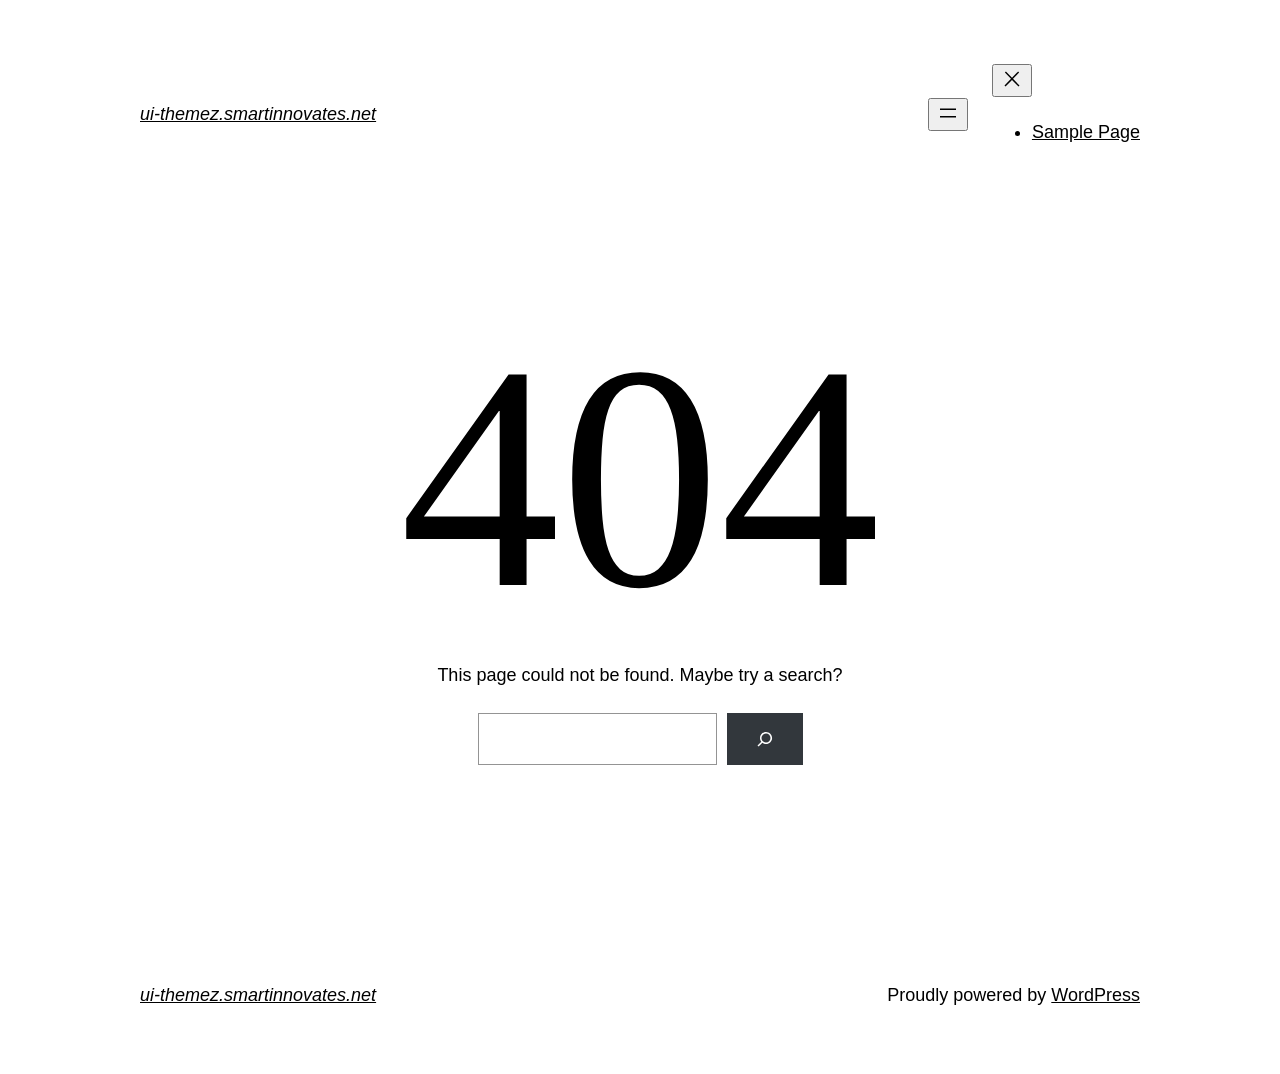
<file: assets/fonts/Pe-icon-7-strokebb1d.html>
<!DOCTYPE html>
<html lang="en-US">
<head>
	<meta charset="UTF-8" />
	<meta name="viewport" content="width=device-width, initial-scale=1" />
<meta name='robots' content='max-image-preview:large' />
<title>Page not found &#8211; ui-themez.smartinnovates.net</title>
<link rel="alternate" type="application/rss+xml" title="ui-themez.smartinnovates.net &raquo; Feed" href="https://ui-themez.smartinnovates.net/index.php/feed/" />
<link rel="alternate" type="application/rss+xml" title="ui-themez.smartinnovates.net &raquo; Comments Feed" href="https://ui-themez.smartinnovates.net/index.php/comments/feed/" />
<script>
window._wpemojiSettings = {"baseUrl":"https:\/\/s.w.org\/images\/core\/emoji\/14.0.0\/72x72\/","ext":".png","svgUrl":"https:\/\/s.w.org\/images\/core\/emoji\/14.0.0\/svg\/","svgExt":".svg","source":{"concatemoji":"https:\/\/ui-themez.smartinnovates.net\/wp-includes\/js\/wp-emoji-release.min.js?ver=6.3.1"}};
/*! This file is auto-generated */
!function(i,n){var o,s,e;function c(e){try{var t={supportTests:e,timestamp:(new Date).valueOf()};sessionStorage.setItem(o,JSON.stringify(t))}catch(e){}}function p(e,t,n){e.clearRect(0,0,e.canvas.width,e.canvas.height),e.fillText(t,0,0);var t=new Uint32Array(e.getImageData(0,0,e.canvas.width,e.canvas.height).data),r=(e.clearRect(0,0,e.canvas.width,e.canvas.height),e.fillText(n,0,0),new Uint32Array(e.getImageData(0,0,e.canvas.width,e.canvas.height).data));return t.every(function(e,t){return e===r[t]})}function u(e,t,n){switch(t){case"flag":return n(e,"\ud83c\udff3\ufe0f\u200d\u26a7\ufe0f","\ud83c\udff3\ufe0f\u200b\u26a7\ufe0f")?!1:!n(e,"\ud83c\uddfa\ud83c\uddf3","\ud83c\uddfa\u200b\ud83c\uddf3")&&!n(e,"\ud83c\udff4\udb40\udc67\udb40\udc62\udb40\udc65\udb40\udc6e\udb40\udc67\udb40\udc7f","\ud83c\udff4\u200b\udb40\udc67\u200b\udb40\udc62\u200b\udb40\udc65\u200b\udb40\udc6e\u200b\udb40\udc67\u200b\udb40\udc7f");case"emoji":return!n(e,"\ud83e\udef1\ud83c\udffb\u200d\ud83e\udef2\ud83c\udfff","\ud83e\udef1\ud83c\udffb\u200b\ud83e\udef2\ud83c\udfff")}return!1}function f(e,t,n){var r="undefined"!=typeof WorkerGlobalScope&&self instanceof WorkerGlobalScope?new OffscreenCanvas(300,150):i.createElement("canvas"),a=r.getContext("2d",{willReadFrequently:!0}),o=(a.textBaseline="top",a.font="600 32px Arial",{});return e.forEach(function(e){o[e]=t(a,e,n)}),o}function t(e){var t=i.createElement("script");t.src=e,t.defer=!0,i.head.appendChild(t)}"undefined"!=typeof Promise&&(o="wpEmojiSettingsSupports",s=["flag","emoji"],n.supports={everything:!0,everythingExceptFlag:!0},e=new Promise(function(e){i.addEventListener("DOMContentLoaded",e,{once:!0})}),new Promise(function(t){var n=function(){try{var e=JSON.parse(sessionStorage.getItem(o));if("object"==typeof e&&"number"==typeof e.timestamp&&(new Date).valueOf()<e.timestamp+604800&&"object"==typeof e.supportTests)return e.supportTests}catch(e){}return null}();if(!n){if("undefined"!=typeof Worker&&"undefined"!=typeof OffscreenCanvas&&"undefined"!=typeof URL&&URL.createObjectURL&&"undefined"!=typeof Blob)try{var e="postMessage("+f.toString()+"("+[JSON.stringify(s),u.toString(),p.toString()].join(",")+"));",r=new Blob([e],{type:"text/javascript"}),a=new Worker(URL.createObjectURL(r),{name:"wpTestEmojiSupports"});return void(a.onmessage=function(e){c(n=e.data),a.terminate(),t(n)})}catch(e){}c(n=f(s,u,p))}t(n)}).then(function(e){for(var t in e)n.supports[t]=e[t],n.supports.everything=n.supports.everything&&n.supports[t],"flag"!==t&&(n.supports.everythingExceptFlag=n.supports.everythingExceptFlag&&n.supports[t]);n.supports.everythingExceptFlag=n.supports.everythingExceptFlag&&!n.supports.flag,n.DOMReady=!1,n.readyCallback=function(){n.DOMReady=!0}}).then(function(){return e}).then(function(){var e;n.supports.everything||(n.readyCallback(),(e=n.source||{}).concatemoji?t(e.concatemoji):e.wpemoji&&e.twemoji&&(t(e.twemoji),t(e.wpemoji)))}))}((window,document),window._wpemojiSettings);
</script>
<style>
img.wp-smiley,
img.emoji {
	display: inline !important;
	border: none !important;
	box-shadow: none !important;
	height: 1em !important;
	width: 1em !important;
	margin: 0 0.07em !important;
	vertical-align: -0.1em !important;
	background: none !important;
	padding: 0 !important;
}
</style>
	<style id='wp-block-site-logo-inline-css'>
.wp-block-site-logo{box-sizing:border-box;line-height:0}.wp-block-site-logo a{display:inline-block}.wp-block-site-logo.is-default-size img{height:auto;width:120px}.wp-block-site-logo img{height:auto;max-width:100%}.wp-block-site-logo a,.wp-block-site-logo img{border-radius:inherit}.wp-block-site-logo.aligncenter{margin-left:auto;margin-right:auto;text-align:center}.wp-block-site-logo.is-style-rounded{border-radius:9999px}
</style>
<style id='wp-block-site-title-inline-css'>
.wp-block-site-title a{color:inherit}
.wp-block-site-title{font-family: var(--wp--preset--font-family--system-font);font-size: var(--wp--preset--font-size--medium);font-style: italic;font-weight: normal;line-height: var(--wp--custom--typography--line-height--normal);}
</style>
<style id='wp-block-group-inline-css'>
.wp-block-group{box-sizing:border-box}
</style>
<style id='wp-block-group-theme-inline-css'>
:where(.wp-block-group.has-background){padding:1.25em 2.375em}
</style>
<style id='wp-block-page-list-inline-css'>
.wp-block-navigation .wp-block-page-list{align-items:var(--navigation-layout-align,initial);background-color:inherit;display:flex;flex-direction:var(--navigation-layout-direction,initial);flex-wrap:var(--navigation-layout-wrap,wrap);justify-content:var(--navigation-layout-justify,initial)}.wp-block-navigation .wp-block-navigation-item{background-color:inherit}
</style>
<link rel='stylesheet' id='wp-block-navigation-css' href='https://ui-themez.smartinnovates.net/wp-includes/blocks/navigation/style.min.css?ver=6.3.1' media='all' />
<style id='wp-block-navigation-inline-css'>
.wp-block-navigation a:where(:not(.wp-element-button)){color: inherit;}
</style>
<style id='wp-block-template-part-theme-inline-css'>
.wp-block-template-part.has-background{margin-bottom:0;margin-top:0;padding:1.25em 2.375em}
</style>
<style id='wp-block-heading-inline-css'>
h1.has-background,h2.has-background,h3.has-background,h4.has-background,h5.has-background,h6.has-background{padding:1.25em 2.375em}
</style>
<style id='wp-block-paragraph-inline-css'>
.is-small-text{font-size:.875em}.is-regular-text{font-size:1em}.is-large-text{font-size:2.25em}.is-larger-text{font-size:3em}.has-drop-cap:not(:focus):first-letter{float:left;font-size:8.4em;font-style:normal;font-weight:100;line-height:.68;margin:.05em .1em 0 0;text-transform:uppercase}body.rtl .has-drop-cap:not(:focus):first-letter{float:none;margin-left:.1em}p.has-drop-cap.has-background{overflow:hidden}p.has-background{padding:1.25em 2.375em}:where(p.has-text-color:not(.has-link-color)) a{color:inherit}
</style>
<style id='wp-block-search-inline-css'>
.wp-block-search__button{margin-left:10px;word-break:normal}.wp-block-search__button.has-icon{line-height:0}.wp-block-search__button svg{fill:currentColor;min-height:24px;min-width:24px;vertical-align:text-bottom}:where(.wp-block-search__button){border:1px solid #ccc;padding:6px 10px}.wp-block-search__inside-wrapper{display:flex;flex:auto;flex-wrap:nowrap;max-width:100%}.wp-block-search__label{width:100%}.wp-block-search__input{-webkit-appearance:initial;appearance:none;border:1px solid #949494;flex-grow:1;margin-left:0;margin-right:0;min-width:3rem;padding:8px;text-decoration:unset!important}.wp-block-search.wp-block-search__button-only .wp-block-search__button{margin-left:0}:where(.wp-block-search__button-inside .wp-block-search__inside-wrapper){border:1px solid #949494;box-sizing:border-box;padding:4px}:where(.wp-block-search__button-inside .wp-block-search__inside-wrapper) .wp-block-search__input{border:none;border-radius:0;padding:0 4px}:where(.wp-block-search__button-inside .wp-block-search__inside-wrapper) .wp-block-search__input:focus{outline:none}:where(.wp-block-search__button-inside .wp-block-search__inside-wrapper) :where(.wp-block-search__button){padding:4px 8px}.wp-block-search.aligncenter .wp-block-search__inside-wrapper{margin:auto}.wp-block-search__button-behavior-expand .wp-block-search__inside-wrapper{min-width:0!important;transition-property:width}.wp-block-search__button-behavior-expand .wp-block-search__input{flex-basis:100%;transition-duration:.3s}.wp-block-search__button-behavior-expand.wp-block-search__searchfield-hidden,.wp-block-search__button-behavior-expand.wp-block-search__searchfield-hidden .wp-block-search__inside-wrapper{overflow:hidden}.wp-block-search__button-behavior-expand.wp-block-search__searchfield-hidden .wp-block-search__input{border-left-width:0!important;border-right-width:0!important;flex-basis:0;flex-grow:0;margin:0;min-width:0!important;padding-left:0!important;padding-right:0!important;width:0!important}.wp-block[data-align=right] .wp-block-search__button-behavior-expand .wp-block-search__inside-wrapper{float:right}
</style>
<style id='wp-block-search-theme-inline-css'>
.wp-block-search .wp-block-search__label{font-weight:700}.wp-block-search__button{border:1px solid #ccc;padding:.375em .625em}
</style>
<style id='wp-block-library-inline-css'>
:root{--wp-admin-theme-color:#007cba;--wp-admin-theme-color--rgb:0,124,186;--wp-admin-theme-color-darker-10:#006ba1;--wp-admin-theme-color-darker-10--rgb:0,107,161;--wp-admin-theme-color-darker-20:#005a87;--wp-admin-theme-color-darker-20--rgb:0,90,135;--wp-admin-border-width-focus:2px;--wp-block-synced-color:#7a00df;--wp-block-synced-color--rgb:122,0,223}@media (min-resolution:192dpi){:root{--wp-admin-border-width-focus:1.5px}}.wp-element-button{cursor:pointer}:root{--wp--preset--font-size--normal:16px;--wp--preset--font-size--huge:42px}:root .has-very-light-gray-background-color{background-color:#eee}:root .has-very-dark-gray-background-color{background-color:#313131}:root .has-very-light-gray-color{color:#eee}:root .has-very-dark-gray-color{color:#313131}:root .has-vivid-green-cyan-to-vivid-cyan-blue-gradient-background{background:linear-gradient(135deg,#00d084,#0693e3)}:root .has-purple-crush-gradient-background{background:linear-gradient(135deg,#34e2e4,#4721fb 50%,#ab1dfe)}:root .has-hazy-dawn-gradient-background{background:linear-gradient(135deg,#faaca8,#dad0ec)}:root .has-subdued-olive-gradient-background{background:linear-gradient(135deg,#fafae1,#67a671)}:root .has-atomic-cream-gradient-background{background:linear-gradient(135deg,#fdd79a,#004a59)}:root .has-nightshade-gradient-background{background:linear-gradient(135deg,#330968,#31cdcf)}:root .has-midnight-gradient-background{background:linear-gradient(135deg,#020381,#2874fc)}.has-regular-font-size{font-size:1em}.has-larger-font-size{font-size:2.625em}.has-normal-font-size{font-size:var(--wp--preset--font-size--normal)}.has-huge-font-size{font-size:var(--wp--preset--font-size--huge)}.has-text-align-center{text-align:center}.has-text-align-left{text-align:left}.has-text-align-right{text-align:right}#end-resizable-editor-section{display:none}.aligncenter{clear:both}.items-justified-left{justify-content:flex-start}.items-justified-center{justify-content:center}.items-justified-right{justify-content:flex-end}.items-justified-space-between{justify-content:space-between}.screen-reader-text{clip:rect(1px,1px,1px,1px);word-wrap:normal!important;border:0;-webkit-clip-path:inset(50%);clip-path:inset(50%);height:1px;margin:-1px;overflow:hidden;padding:0;position:absolute;width:1px}.screen-reader-text:focus{clip:auto!important;background-color:#ddd;-webkit-clip-path:none;clip-path:none;color:#444;display:block;font-size:1em;height:auto;left:5px;line-height:normal;padding:15px 23px 14px;text-decoration:none;top:5px;width:auto;z-index:100000}html :where(.has-border-color){border-style:solid}html :where([style*=border-top-color]){border-top-style:solid}html :where([style*=border-right-color]){border-right-style:solid}html :where([style*=border-bottom-color]){border-bottom-style:solid}html :where([style*=border-left-color]){border-left-style:solid}html :where([style*=border-width]){border-style:solid}html :where([style*=border-top-width]){border-top-style:solid}html :where([style*=border-right-width]){border-right-style:solid}html :where([style*=border-bottom-width]){border-bottom-style:solid}html :where([style*=border-left-width]){border-left-style:solid}html :where(img[class*=wp-image-]){height:auto;max-width:100%}:where(figure){margin:0 0 1em}html :where(.is-position-sticky){--wp-admin--admin-bar--position-offset:var(--wp-admin--admin-bar--height,0px)}@media screen and (max-width:600px){html :where(.is-position-sticky){--wp-admin--admin-bar--position-offset:0px}}
</style>
<style id='global-styles-inline-css'>
body{--wp--preset--color--black: #000000;--wp--preset--color--cyan-bluish-gray: #abb8c3;--wp--preset--color--white: #ffffff;--wp--preset--color--pale-pink: #f78da7;--wp--preset--color--vivid-red: #cf2e2e;--wp--preset--color--luminous-vivid-orange: #ff6900;--wp--preset--color--luminous-vivid-amber: #fcb900;--wp--preset--color--light-green-cyan: #7bdcb5;--wp--preset--color--vivid-green-cyan: #00d084;--wp--preset--color--pale-cyan-blue: #8ed1fc;--wp--preset--color--vivid-cyan-blue: #0693e3;--wp--preset--color--vivid-purple: #9b51e0;--wp--preset--color--foreground: #000000;--wp--preset--color--background: #ffffff;--wp--preset--color--primary: #1a4548;--wp--preset--color--secondary: #ffe2c7;--wp--preset--color--tertiary: #F6F6F6;--wp--preset--gradient--vivid-cyan-blue-to-vivid-purple: linear-gradient(135deg,rgba(6,147,227,1) 0%,rgb(155,81,224) 100%);--wp--preset--gradient--light-green-cyan-to-vivid-green-cyan: linear-gradient(135deg,rgb(122,220,180) 0%,rgb(0,208,130) 100%);--wp--preset--gradient--luminous-vivid-amber-to-luminous-vivid-orange: linear-gradient(135deg,rgba(252,185,0,1) 0%,rgba(255,105,0,1) 100%);--wp--preset--gradient--luminous-vivid-orange-to-vivid-red: linear-gradient(135deg,rgba(255,105,0,1) 0%,rgb(207,46,46) 100%);--wp--preset--gradient--very-light-gray-to-cyan-bluish-gray: linear-gradient(135deg,rgb(238,238,238) 0%,rgb(169,184,195) 100%);--wp--preset--gradient--cool-to-warm-spectrum: linear-gradient(135deg,rgb(74,234,220) 0%,rgb(151,120,209) 20%,rgb(207,42,186) 40%,rgb(238,44,130) 60%,rgb(251,105,98) 80%,rgb(254,248,76) 100%);--wp--preset--gradient--blush-light-purple: linear-gradient(135deg,rgb(255,206,236) 0%,rgb(152,150,240) 100%);--wp--preset--gradient--blush-bordeaux: linear-gradient(135deg,rgb(254,205,165) 0%,rgb(254,45,45) 50%,rgb(107,0,62) 100%);--wp--preset--gradient--luminous-dusk: linear-gradient(135deg,rgb(255,203,112) 0%,rgb(199,81,192) 50%,rgb(65,88,208) 100%);--wp--preset--gradient--pale-ocean: linear-gradient(135deg,rgb(255,245,203) 0%,rgb(182,227,212) 50%,rgb(51,167,181) 100%);--wp--preset--gradient--electric-grass: linear-gradient(135deg,rgb(202,248,128) 0%,rgb(113,206,126) 100%);--wp--preset--gradient--midnight: linear-gradient(135deg,rgb(2,3,129) 0%,rgb(40,116,252) 100%);--wp--preset--gradient--vertical-secondary-to-tertiary: linear-gradient(to bottom,var(--wp--preset--color--secondary) 0%,var(--wp--preset--color--tertiary) 100%);--wp--preset--gradient--vertical-secondary-to-background: linear-gradient(to bottom,var(--wp--preset--color--secondary) 0%,var(--wp--preset--color--background) 100%);--wp--preset--gradient--vertical-tertiary-to-background: linear-gradient(to bottom,var(--wp--preset--color--tertiary) 0%,var(--wp--preset--color--background) 100%);--wp--preset--gradient--diagonal-primary-to-foreground: linear-gradient(to bottom right,var(--wp--preset--color--primary) 0%,var(--wp--preset--color--foreground) 100%);--wp--preset--gradient--diagonal-secondary-to-background: linear-gradient(to bottom right,var(--wp--preset--color--secondary) 50%,var(--wp--preset--color--background) 50%);--wp--preset--gradient--diagonal-background-to-secondary: linear-gradient(to bottom right,var(--wp--preset--color--background) 50%,var(--wp--preset--color--secondary) 50%);--wp--preset--gradient--diagonal-tertiary-to-background: linear-gradient(to bottom right,var(--wp--preset--color--tertiary) 50%,var(--wp--preset--color--background) 50%);--wp--preset--gradient--diagonal-background-to-tertiary: linear-gradient(to bottom right,var(--wp--preset--color--background) 50%,var(--wp--preset--color--tertiary) 50%);--wp--preset--font-size--small: 1rem;--wp--preset--font-size--medium: 1.125rem;--wp--preset--font-size--large: 1.75rem;--wp--preset--font-size--x-large: clamp(1.75rem, 3vw, 2.25rem);--wp--preset--font-family--system-font: -apple-system,BlinkMacSystemFont,"Segoe UI",Roboto,Oxygen-Sans,Ubuntu,Cantarell,"Helvetica Neue",sans-serif;--wp--preset--font-family--source-serif-pro: "Source Serif Pro", serif;--wp--preset--spacing--20: 0.44rem;--wp--preset--spacing--30: 0.67rem;--wp--preset--spacing--40: 1rem;--wp--preset--spacing--50: 1.5rem;--wp--preset--spacing--60: 2.25rem;--wp--preset--spacing--70: 3.38rem;--wp--preset--spacing--80: 5.06rem;--wp--preset--shadow--natural: 6px 6px 9px rgba(0, 0, 0, 0.2);--wp--preset--shadow--deep: 12px 12px 50px rgba(0, 0, 0, 0.4);--wp--preset--shadow--sharp: 6px 6px 0px rgba(0, 0, 0, 0.2);--wp--preset--shadow--outlined: 6px 6px 0px -3px rgba(255, 255, 255, 1), 6px 6px rgba(0, 0, 0, 1);--wp--preset--shadow--crisp: 6px 6px 0px rgba(0, 0, 0, 1);--wp--custom--spacing--small: max(1.25rem, 5vw);--wp--custom--spacing--medium: clamp(2rem, 8vw, calc(4 * var(--wp--style--block-gap)));--wp--custom--spacing--large: clamp(4rem, 10vw, 8rem);--wp--custom--spacing--outer: var(--wp--custom--spacing--small, 1.25rem);--wp--custom--typography--font-size--huge: clamp(2.25rem, 4vw, 2.75rem);--wp--custom--typography--font-size--gigantic: clamp(2.75rem, 6vw, 3.25rem);--wp--custom--typography--font-size--colossal: clamp(3.25rem, 8vw, 6.25rem);--wp--custom--typography--line-height--tiny: 1.15;--wp--custom--typography--line-height--small: 1.2;--wp--custom--typography--line-height--medium: 1.4;--wp--custom--typography--line-height--normal: 1.6;}body { margin: 0;--wp--style--global--content-size: 650px;--wp--style--global--wide-size: 1000px; }.wp-site-blocks > .alignleft { float: left; margin-right: 2em; }.wp-site-blocks > .alignright { float: right; margin-left: 2em; }.wp-site-blocks > .aligncenter { justify-content: center; margin-left: auto; margin-right: auto; }:where(.wp-site-blocks) > * { margin-block-start: 1.5rem; margin-block-end: 0; }:where(.wp-site-blocks) > :first-child:first-child { margin-block-start: 0; }:where(.wp-site-blocks) > :last-child:last-child { margin-block-end: 0; }body { --wp--style--block-gap: 1.5rem; }:where(body .is-layout-flow)  > :first-child:first-child{margin-block-start: 0;}:where(body .is-layout-flow)  > :last-child:last-child{margin-block-end: 0;}:where(body .is-layout-flow)  > *{margin-block-start: 1.5rem;margin-block-end: 0;}:where(body .is-layout-constrained)  > :first-child:first-child{margin-block-start: 0;}:where(body .is-layout-constrained)  > :last-child:last-child{margin-block-end: 0;}:where(body .is-layout-constrained)  > *{margin-block-start: 1.5rem;margin-block-end: 0;}:where(body .is-layout-flex) {gap: 1.5rem;}:where(body .is-layout-grid) {gap: 1.5rem;}body .is-layout-flow > .alignleft{float: left;margin-inline-start: 0;margin-inline-end: 2em;}body .is-layout-flow > .alignright{float: right;margin-inline-start: 2em;margin-inline-end: 0;}body .is-layout-flow > .aligncenter{margin-left: auto !important;margin-right: auto !important;}body .is-layout-constrained > .alignleft{float: left;margin-inline-start: 0;margin-inline-end: 2em;}body .is-layout-constrained > .alignright{float: right;margin-inline-start: 2em;margin-inline-end: 0;}body .is-layout-constrained > .aligncenter{margin-left: auto !important;margin-right: auto !important;}body .is-layout-constrained > :where(:not(.alignleft):not(.alignright):not(.alignfull)){max-width: var(--wp--style--global--content-size);margin-left: auto !important;margin-right: auto !important;}body .is-layout-constrained > .alignwide{max-width: var(--wp--style--global--wide-size);}body .is-layout-flex{display: flex;}body .is-layout-flex{flex-wrap: wrap;align-items: center;}body .is-layout-flex > *{margin: 0;}body .is-layout-grid{display: grid;}body .is-layout-grid > *{margin: 0;}body{background-color: var(--wp--preset--color--background);color: var(--wp--preset--color--foreground);font-family: var(--wp--preset--font-family--system-font);font-size: var(--wp--preset--font-size--medium);line-height: var(--wp--custom--typography--line-height--normal);padding-top: 0px;padding-right: 0px;padding-bottom: 0px;padding-left: 0px;}a:where(:not(.wp-element-button)){color: var(--wp--preset--color--foreground);text-decoration: underline;}h1{font-family: var(--wp--preset--font-family--source-serif-pro);font-size: var(--wp--custom--typography--font-size--colossal);font-weight: 300;line-height: var(--wp--custom--typography--line-height--tiny);}h2{font-family: var(--wp--preset--font-family--source-serif-pro);font-size: var(--wp--custom--typography--font-size--gigantic);font-weight: 300;line-height: var(--wp--custom--typography--line-height--small);}h3{font-family: var(--wp--preset--font-family--source-serif-pro);font-size: var(--wp--custom--typography--font-size--huge);font-weight: 300;line-height: var(--wp--custom--typography--line-height--tiny);}h4{font-family: var(--wp--preset--font-family--source-serif-pro);font-size: var(--wp--preset--font-size--x-large);font-weight: 300;line-height: var(--wp--custom--typography--line-height--tiny);}h5{font-family: var(--wp--preset--font-family--system-font);font-size: var(--wp--preset--font-size--medium);font-weight: 700;line-height: var(--wp--custom--typography--line-height--normal);text-transform: uppercase;}h6{font-family: var(--wp--preset--font-family--system-font);font-size: var(--wp--preset--font-size--medium);font-weight: 400;line-height: var(--wp--custom--typography--line-height--normal);text-transform: uppercase;}.wp-element-button, .wp-block-button__link{background-color: #32373c;border-width: 0;color: #fff;font-family: inherit;font-size: inherit;line-height: inherit;padding: calc(0.667em + 2px) calc(1.333em + 2px);text-decoration: none;}.has-black-color{color: var(--wp--preset--color--black) !important;}.has-cyan-bluish-gray-color{color: var(--wp--preset--color--cyan-bluish-gray) !important;}.has-white-color{color: var(--wp--preset--color--white) !important;}.has-pale-pink-color{color: var(--wp--preset--color--pale-pink) !important;}.has-vivid-red-color{color: var(--wp--preset--color--vivid-red) !important;}.has-luminous-vivid-orange-color{color: var(--wp--preset--color--luminous-vivid-orange) !important;}.has-luminous-vivid-amber-color{color: var(--wp--preset--color--luminous-vivid-amber) !important;}.has-light-green-cyan-color{color: var(--wp--preset--color--light-green-cyan) !important;}.has-vivid-green-cyan-color{color: var(--wp--preset--color--vivid-green-cyan) !important;}.has-pale-cyan-blue-color{color: var(--wp--preset--color--pale-cyan-blue) !important;}.has-vivid-cyan-blue-color{color: var(--wp--preset--color--vivid-cyan-blue) !important;}.has-vivid-purple-color{color: var(--wp--preset--color--vivid-purple) !important;}.has-foreground-color{color: var(--wp--preset--color--foreground) !important;}.has-background-color{color: var(--wp--preset--color--background) !important;}.has-primary-color{color: var(--wp--preset--color--primary) !important;}.has-secondary-color{color: var(--wp--preset--color--secondary) !important;}.has-tertiary-color{color: var(--wp--preset--color--tertiary) !important;}.has-black-background-color{background-color: var(--wp--preset--color--black) !important;}.has-cyan-bluish-gray-background-color{background-color: var(--wp--preset--color--cyan-bluish-gray) !important;}.has-white-background-color{background-color: var(--wp--preset--color--white) !important;}.has-pale-pink-background-color{background-color: var(--wp--preset--color--pale-pink) !important;}.has-vivid-red-background-color{background-color: var(--wp--preset--color--vivid-red) !important;}.has-luminous-vivid-orange-background-color{background-color: var(--wp--preset--color--luminous-vivid-orange) !important;}.has-luminous-vivid-amber-background-color{background-color: var(--wp--preset--color--luminous-vivid-amber) !important;}.has-light-green-cyan-background-color{background-color: var(--wp--preset--color--light-green-cyan) !important;}.has-vivid-green-cyan-background-color{background-color: var(--wp--preset--color--vivid-green-cyan) !important;}.has-pale-cyan-blue-background-color{background-color: var(--wp--preset--color--pale-cyan-blue) !important;}.has-vivid-cyan-blue-background-color{background-color: var(--wp--preset--color--vivid-cyan-blue) !important;}.has-vivid-purple-background-color{background-color: var(--wp--preset--color--vivid-purple) !important;}.has-foreground-background-color{background-color: var(--wp--preset--color--foreground) !important;}.has-background-background-color{background-color: var(--wp--preset--color--background) !important;}.has-primary-background-color{background-color: var(--wp--preset--color--primary) !important;}.has-secondary-background-color{background-color: var(--wp--preset--color--secondary) !important;}.has-tertiary-background-color{background-color: var(--wp--preset--color--tertiary) !important;}.has-black-border-color{border-color: var(--wp--preset--color--black) !important;}.has-cyan-bluish-gray-border-color{border-color: var(--wp--preset--color--cyan-bluish-gray) !important;}.has-white-border-color{border-color: var(--wp--preset--color--white) !important;}.has-pale-pink-border-color{border-color: var(--wp--preset--color--pale-pink) !important;}.has-vivid-red-border-color{border-color: var(--wp--preset--color--vivid-red) !important;}.has-luminous-vivid-orange-border-color{border-color: var(--wp--preset--color--luminous-vivid-orange) !important;}.has-luminous-vivid-amber-border-color{border-color: var(--wp--preset--color--luminous-vivid-amber) !important;}.has-light-green-cyan-border-color{border-color: var(--wp--preset--color--light-green-cyan) !important;}.has-vivid-green-cyan-border-color{border-color: var(--wp--preset--color--vivid-green-cyan) !important;}.has-pale-cyan-blue-border-color{border-color: var(--wp--preset--color--pale-cyan-blue) !important;}.has-vivid-cyan-blue-border-color{border-color: var(--wp--preset--color--vivid-cyan-blue) !important;}.has-vivid-purple-border-color{border-color: var(--wp--preset--color--vivid-purple) !important;}.has-foreground-border-color{border-color: var(--wp--preset--color--foreground) !important;}.has-background-border-color{border-color: var(--wp--preset--color--background) !important;}.has-primary-border-color{border-color: var(--wp--preset--color--primary) !important;}.has-secondary-border-color{border-color: var(--wp--preset--color--secondary) !important;}.has-tertiary-border-color{border-color: var(--wp--preset--color--tertiary) !important;}.has-vivid-cyan-blue-to-vivid-purple-gradient-background{background: var(--wp--preset--gradient--vivid-cyan-blue-to-vivid-purple) !important;}.has-light-green-cyan-to-vivid-green-cyan-gradient-background{background: var(--wp--preset--gradient--light-green-cyan-to-vivid-green-cyan) !important;}.has-luminous-vivid-amber-to-luminous-vivid-orange-gradient-background{background: var(--wp--preset--gradient--luminous-vivid-amber-to-luminous-vivid-orange) !important;}.has-luminous-vivid-orange-to-vivid-red-gradient-background{background: var(--wp--preset--gradient--luminous-vivid-orange-to-vivid-red) !important;}.has-very-light-gray-to-cyan-bluish-gray-gradient-background{background: var(--wp--preset--gradient--very-light-gray-to-cyan-bluish-gray) !important;}.has-cool-to-warm-spectrum-gradient-background{background: var(--wp--preset--gradient--cool-to-warm-spectrum) !important;}.has-blush-light-purple-gradient-background{background: var(--wp--preset--gradient--blush-light-purple) !important;}.has-blush-bordeaux-gradient-background{background: var(--wp--preset--gradient--blush-bordeaux) !important;}.has-luminous-dusk-gradient-background{background: var(--wp--preset--gradient--luminous-dusk) !important;}.has-pale-ocean-gradient-background{background: var(--wp--preset--gradient--pale-ocean) !important;}.has-electric-grass-gradient-background{background: var(--wp--preset--gradient--electric-grass) !important;}.has-midnight-gradient-background{background: var(--wp--preset--gradient--midnight) !important;}.has-vertical-secondary-to-tertiary-gradient-background{background: var(--wp--preset--gradient--vertical-secondary-to-tertiary) !important;}.has-vertical-secondary-to-background-gradient-background{background: var(--wp--preset--gradient--vertical-secondary-to-background) !important;}.has-vertical-tertiary-to-background-gradient-background{background: var(--wp--preset--gradient--vertical-tertiary-to-background) !important;}.has-diagonal-primary-to-foreground-gradient-background{background: var(--wp--preset--gradient--diagonal-primary-to-foreground) !important;}.has-diagonal-secondary-to-background-gradient-background{background: var(--wp--preset--gradient--diagonal-secondary-to-background) !important;}.has-diagonal-background-to-secondary-gradient-background{background: var(--wp--preset--gradient--diagonal-background-to-secondary) !important;}.has-diagonal-tertiary-to-background-gradient-background{background: var(--wp--preset--gradient--diagonal-tertiary-to-background) !important;}.has-diagonal-background-to-tertiary-gradient-background{background: var(--wp--preset--gradient--diagonal-background-to-tertiary) !important;}.has-small-font-size{font-size: var(--wp--preset--font-size--small) !important;}.has-medium-font-size{font-size: var(--wp--preset--font-size--medium) !important;}.has-large-font-size{font-size: var(--wp--preset--font-size--large) !important;}.has-x-large-font-size{font-size: var(--wp--preset--font-size--x-large) !important;}.has-system-font-font-family{font-family: var(--wp--preset--font-family--system-font) !important;}.has-source-serif-pro-font-family{font-family: var(--wp--preset--font-family--source-serif-pro) !important;}
</style>
<style id='core-block-supports-inline-css'>
.wp-container-3.wp-container-3{justify-content:flex-end;}.wp-container-4.wp-container-4,.wp-container-9.wp-container-9{justify-content:space-between;}
</style>
<style id='wp-webfonts-inline-css'>
@font-face{font-family:"Source Serif Pro";font-style:normal;font-weight:200 900;font-display:fallback;src:url('https://ui-themez.smartinnovates.net/wp-content/themes/twentytwentytwo/assets/fonts/source-serif-pro/SourceSerif4Variable-Roman.ttf.woff2') format('woff2');font-stretch:normal;}@font-face{font-family:"Source Serif Pro";font-style:italic;font-weight:200 900;font-display:fallback;src:url('https://ui-themez.smartinnovates.net/wp-content/themes/twentytwentytwo/assets/fonts/source-serif-pro/SourceSerif4Variable-Italic.ttf.woff2') format('woff2');font-stretch:normal;}
</style>
<link rel='stylesheet' id='twentytwentytwo-style-css' href='https://ui-themez.smartinnovates.net/wp-content/themes/twentytwentytwo/style.css?ver=1.2' media='all' />
<script src='https://ui-themez.smartinnovates.net/wp-includes/blocks/navigation/view.min.js?ver=886680af40b7521d60fc' id='wp-block-navigation-view-js'></script>
<script src='https://ui-themez.smartinnovates.net/wp-includes/blocks/navigation/view-modal.min.js?ver=b478fa3cd1475dec97d3' id='wp-block-navigation-view-2-js'></script>
<link rel="https://api.w.org/" href="https://ui-themez.smartinnovates.net/index.php/wp-json/" /><link rel="EditURI" type="application/rsd+xml" title="RSD" href="https://ui-themez.smartinnovates.net/xmlrpc.php?rsd" />
<meta name="generator" content="WordPress 6.3.1" />
</head>

<body class="error404 wp-embed-responsive">

<div class="wp-site-blocks"><header class="wp-block-template-part">
<div class="wp-block-group is-layout-constrained wp-block-group-is-layout-constrained">
<div class="wp-block-group alignwide is-content-justification-space-between is-layout-flex wp-container-4 wp-block-group-is-layout-flex" style="padding-top:var(--wp--custom--spacing--small, 1.25rem);padding-bottom:var(--wp--custom--spacing--large, 8rem)">
<div class="wp-block-group is-layout-flex wp-block-group-is-layout-flex">

<h1 class="wp-block-site-title"><a href="https://ui-themez.smartinnovates.net" target="_self" rel="home">ui-themez.smartinnovates.net</a></h1></div>


<nav class="is-responsive items-justified-right wp-block-navigation is-content-justification-right is-layout-flex wp-container-3 wp-block-navigation-is-layout-flex" aria-label="" ><button aria-haspopup="true" aria-label="Open menu" class="wp-block-navigation__responsive-container-open " data-micromodal-trigger="modal-2" ><svg width="24" height="24" xmlns="http://www.w3.org/2000/svg" viewBox="0 0 24 24" aria-hidden="true" focusable="false"><rect x="4" y="7.5" width="16" height="1.5" /><rect x="4" y="15" width="16" height="1.5" /></svg></button>
			<div class="wp-block-navigation__responsive-container  " style="" id="modal-2" >
				<div class="wp-block-navigation__responsive-close" tabindex="-1" data-micromodal-close>
					<div class="wp-block-navigation__responsive-dialog" aria-label="Menu" >
							<button aria-label="Close menu" data-micromodal-close class="wp-block-navigation__responsive-container-close" ><svg xmlns="http://www.w3.org/2000/svg" viewBox="0 0 24 24" width="24" height="24" aria-hidden="true" focusable="false"><path d="M13 11.8l6.1-6.3-1-1-6.1 6.2-6.1-6.2-1 1 6.1 6.3-6.5 6.7 1 1 6.5-6.6 6.5 6.6 1-1z"></path></svg></button>
						<div class="wp-block-navigation__responsive-container-content" id="modal-2-content">
							<ul class="wp-block-page-list"><li class="wp-block-pages-list__item wp-block-navigation-item open-on-hover-click"><a class="wp-block-pages-list__item__link wp-block-navigation-item__content" href="https://ui-themez.smartinnovates.net/index.php/sample-page/">Sample Page</a></li></ul>
						</div>
					</div>
				</div>
			</div></nav></div>
</div>
</header>


<main class="wp-block-group is-layout-flow wp-block-group-is-layout-flow">
<div class="wp-block-group is-layout-constrained wp-block-group-is-layout-constrained">

					<h2 class="has-text-align-center wp-block-heading" style="font-size:clamp(4rem, 40vw, 20rem);font-weight:200;line-height:1">404</h2>
					
					
					<p class="has-text-align-center">This page could not be found. Maybe try a search?</p>
					
					<form role="search" method="get" action="https://ui-themez.smartinnovates.net/" class="wp-block-search__button-outside wp-block-search__icon-button aligncenter wp-block-search"><label class="wp-block-search__label screen-reader-text" for="wp-block-search__input-6" >Search</label><div class="wp-block-search__inside-wrapper "  style="width: 50%"><input class="wp-block-search__input" id="wp-block-search__input-6" placeholder="" value="" type="search" name="s" required /><button aria-label="Search" class="wp-block-search__button has-icon wp-element-button" type="submit" ><svg class="search-icon" viewBox="0 0 24 24" width="24" height="24">
					<path d="M13 5c-3.3 0-6 2.7-6 6 0 1.4.5 2.7 1.3 3.7l-3.8 3.8 1.1 1.1 3.8-3.8c1 .8 2.3 1.3 3.7 1.3 3.3 0 6-2.7 6-6S16.3 5 13 5zm0 10.5c-2.5 0-4.5-2-4.5-4.5s2-4.5 4.5-4.5 4.5 2 4.5 4.5-2 4.5-4.5 4.5z"></path>
				</svg></button></div></form>
</div>
</main>


<footer class="wp-block-template-part">
<div class="wp-block-group is-layout-constrained wp-block-group-is-layout-constrained" style="padding-top:var(--wp--custom--spacing--large, 8rem)">

					<div class="wp-block-group alignfull is-layout-constrained wp-block-group-is-layout-constrained">
					<div class="wp-block-group alignwide is-content-justification-space-between is-layout-flex wp-container-9 wp-block-group-is-layout-flex" style="padding-top:4rem;padding-bottom:4rem"><p class="wp-block-site-title"><a href="https://ui-themez.smartinnovates.net" target="_self" rel="home">ui-themez.smartinnovates.net</a></p>

					
					<p class="has-text-align-right">Proudly powered by <a href="https://wordpress.org" rel="nofollow">WordPress</a></p>
					</div>
					</div>
					
</div>

</footer>
</div>

		<style id="skip-link-styles">
		.skip-link.screen-reader-text {
			border: 0;
			clip: rect(1px,1px,1px,1px);
			clip-path: inset(50%);
			height: 1px;
			margin: -1px;
			overflow: hidden;
			padding: 0;
			position: absolute !important;
			width: 1px;
			word-wrap: normal !important;
		}

		.skip-link.screen-reader-text:focus {
			background-color: #eee;
			clip: auto !important;
			clip-path: none;
			color: #444;
			display: block;
			font-size: 1em;
			height: auto;
			left: 5px;
			line-height: normal;
			padding: 15px 23px 14px;
			text-decoration: none;
			top: 5px;
			width: auto;
			z-index: 100000;
		}
	</style>
		<script>
	( function() {
		var skipLinkTarget = document.querySelector( 'main' ),
			sibling,
			skipLinkTargetID,
			skipLink;

		// Early exit if a skip-link target can't be located.
		if ( ! skipLinkTarget ) {
			return;
		}

		/*
		 * Get the site wrapper.
		 * The skip-link will be injected in the beginning of it.
		 */
		sibling = document.querySelector( '.wp-site-blocks' );

		// Early exit if the root element was not found.
		if ( ! sibling ) {
			return;
		}

		// Get the skip-link target's ID, and generate one if it doesn't exist.
		skipLinkTargetID = skipLinkTarget.id;
		if ( ! skipLinkTargetID ) {
			skipLinkTargetID = 'wp--skip-link--target';
			skipLinkTarget.id = skipLinkTargetID;
		}

		// Create the skip link.
		skipLink = document.createElement( 'a' );
		skipLink.classList.add( 'skip-link', 'screen-reader-text' );
		skipLink.href = '#' + skipLinkTargetID;
		skipLink.innerHTML = 'Skip to content';

		// Inject the skip link.
		sibling.parentElement.insertBefore( skipLink, sibling );
	}() );
	</script>
	</body>
</html>

<!-- plugin=object-cache-pro client=phpredis metric#hits=1451 metric#misses=8 metric#hit-ratio=99.5 metric#bytes=170102 metric#prefetches=13 metric#store-reads=17 metric#store-writes=3 metric#store-hits=28 metric#store-misses=0 metric#sql-queries=2 metric#ms-total=95.17 metric#ms-cache=5.06 metric#ms-cache-avg=0.2665 metric#ms-cache-ratio=5.3 sample#redis-hits=29693543 sample#redis-misses=2906075 sample#redis-hit-ratio=91.1 sample#redis-ops-per-sec=7 sample#redis-evicted-keys=214341 sample#redis-used-memory=116558960 sample#redis-used-memory-rss=59068416 sample#redis-memory-fragmentation-ratio=0.5 sample#redis-connected-clients=1 sample#redis-tracking-clients=0 sample#redis-rejected-connections=0 sample#redis-keys=278 -->
</file>
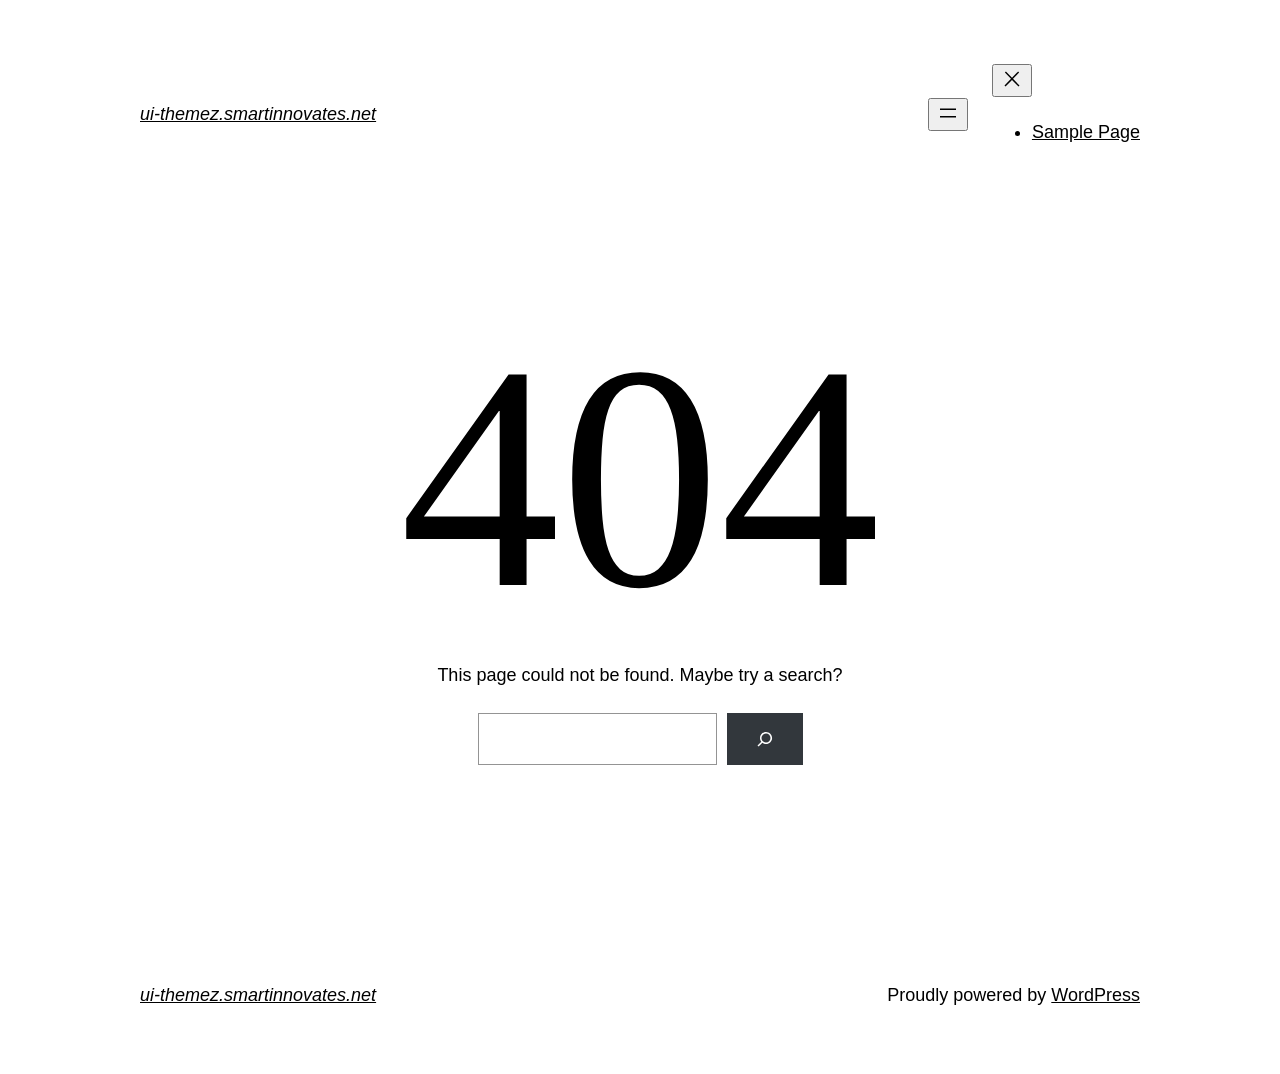
<file: assets/css/images/close.html>
<!DOCTYPE html>
<html lang="en-US">
<head>
	<meta charset="UTF-8" />
	<meta name="viewport" content="width=device-width, initial-scale=1" />
<meta name='robots' content='max-image-preview:large' />
<title>Page not found &#8211; ui-themez.smartinnovates.net</title>
<link rel="alternate" type="application/rss+xml" title="ui-themez.smartinnovates.net &raquo; Feed" href="https://ui-themez.smartinnovates.net/index.php/feed/" />
<link rel="alternate" type="application/rss+xml" title="ui-themez.smartinnovates.net &raquo; Comments Feed" href="https://ui-themez.smartinnovates.net/index.php/comments/feed/" />
<script>
window._wpemojiSettings = {"baseUrl":"https:\/\/s.w.org\/images\/core\/emoji\/14.0.0\/72x72\/","ext":".png","svgUrl":"https:\/\/s.w.org\/images\/core\/emoji\/14.0.0\/svg\/","svgExt":".svg","source":{"concatemoji":"https:\/\/ui-themez.smartinnovates.net\/wp-includes\/js\/wp-emoji-release.min.js?ver=6.3.1"}};
/*! This file is auto-generated */
!function(i,n){var o,s,e;function c(e){try{var t={supportTests:e,timestamp:(new Date).valueOf()};sessionStorage.setItem(o,JSON.stringify(t))}catch(e){}}function p(e,t,n){e.clearRect(0,0,e.canvas.width,e.canvas.height),e.fillText(t,0,0);var t=new Uint32Array(e.getImageData(0,0,e.canvas.width,e.canvas.height).data),r=(e.clearRect(0,0,e.canvas.width,e.canvas.height),e.fillText(n,0,0),new Uint32Array(e.getImageData(0,0,e.canvas.width,e.canvas.height).data));return t.every(function(e,t){return e===r[t]})}function u(e,t,n){switch(t){case"flag":return n(e,"\ud83c\udff3\ufe0f\u200d\u26a7\ufe0f","\ud83c\udff3\ufe0f\u200b\u26a7\ufe0f")?!1:!n(e,"\ud83c\uddfa\ud83c\uddf3","\ud83c\uddfa\u200b\ud83c\uddf3")&&!n(e,"\ud83c\udff4\udb40\udc67\udb40\udc62\udb40\udc65\udb40\udc6e\udb40\udc67\udb40\udc7f","\ud83c\udff4\u200b\udb40\udc67\u200b\udb40\udc62\u200b\udb40\udc65\u200b\udb40\udc6e\u200b\udb40\udc67\u200b\udb40\udc7f");case"emoji":return!n(e,"\ud83e\udef1\ud83c\udffb\u200d\ud83e\udef2\ud83c\udfff","\ud83e\udef1\ud83c\udffb\u200b\ud83e\udef2\ud83c\udfff")}return!1}function f(e,t,n){var r="undefined"!=typeof WorkerGlobalScope&&self instanceof WorkerGlobalScope?new OffscreenCanvas(300,150):i.createElement("canvas"),a=r.getContext("2d",{willReadFrequently:!0}),o=(a.textBaseline="top",a.font="600 32px Arial",{});return e.forEach(function(e){o[e]=t(a,e,n)}),o}function t(e){var t=i.createElement("script");t.src=e,t.defer=!0,i.head.appendChild(t)}"undefined"!=typeof Promise&&(o="wpEmojiSettingsSupports",s=["flag","emoji"],n.supports={everything:!0,everythingExceptFlag:!0},e=new Promise(function(e){i.addEventListener("DOMContentLoaded",e,{once:!0})}),new Promise(function(t){var n=function(){try{var e=JSON.parse(sessionStorage.getItem(o));if("object"==typeof e&&"number"==typeof e.timestamp&&(new Date).valueOf()<e.timestamp+604800&&"object"==typeof e.supportTests)return e.supportTests}catch(e){}return null}();if(!n){if("undefined"!=typeof Worker&&"undefined"!=typeof OffscreenCanvas&&"undefined"!=typeof URL&&URL.createObjectURL&&"undefined"!=typeof Blob)try{var e="postMessage("+f.toString()+"("+[JSON.stringify(s),u.toString(),p.toString()].join(",")+"));",r=new Blob([e],{type:"text/javascript"}),a=new Worker(URL.createObjectURL(r),{name:"wpTestEmojiSupports"});return void(a.onmessage=function(e){c(n=e.data),a.terminate(),t(n)})}catch(e){}c(n=f(s,u,p))}t(n)}).then(function(e){for(var t in e)n.supports[t]=e[t],n.supports.everything=n.supports.everything&&n.supports[t],"flag"!==t&&(n.supports.everythingExceptFlag=n.supports.everythingExceptFlag&&n.supports[t]);n.supports.everythingExceptFlag=n.supports.everythingExceptFlag&&!n.supports.flag,n.DOMReady=!1,n.readyCallback=function(){n.DOMReady=!0}}).then(function(){return e}).then(function(){var e;n.supports.everything||(n.readyCallback(),(e=n.source||{}).concatemoji?t(e.concatemoji):e.wpemoji&&e.twemoji&&(t(e.twemoji),t(e.wpemoji)))}))}((window,document),window._wpemojiSettings);
</script>
<style>
img.wp-smiley,
img.emoji {
	display: inline !important;
	border: none !important;
	box-shadow: none !important;
	height: 1em !important;
	width: 1em !important;
	margin: 0 0.07em !important;
	vertical-align: -0.1em !important;
	background: none !important;
	padding: 0 !important;
}
</style>
	<style id='wp-block-site-logo-inline-css'>
.wp-block-site-logo{box-sizing:border-box;line-height:0}.wp-block-site-logo a{display:inline-block}.wp-block-site-logo.is-default-size img{height:auto;width:120px}.wp-block-site-logo img{height:auto;max-width:100%}.wp-block-site-logo a,.wp-block-site-logo img{border-radius:inherit}.wp-block-site-logo.aligncenter{margin-left:auto;margin-right:auto;text-align:center}.wp-block-site-logo.is-style-rounded{border-radius:9999px}
</style>
<style id='wp-block-site-title-inline-css'>
.wp-block-site-title a{color:inherit}
.wp-block-site-title{font-family: var(--wp--preset--font-family--system-font);font-size: var(--wp--preset--font-size--medium);font-style: italic;font-weight: normal;line-height: var(--wp--custom--typography--line-height--normal);}
</style>
<style id='wp-block-group-inline-css'>
.wp-block-group{box-sizing:border-box}
</style>
<style id='wp-block-group-theme-inline-css'>
:where(.wp-block-group.has-background){padding:1.25em 2.375em}
</style>
<style id='wp-block-page-list-inline-css'>
.wp-block-navigation .wp-block-page-list{align-items:var(--navigation-layout-align,initial);background-color:inherit;display:flex;flex-direction:var(--navigation-layout-direction,initial);flex-wrap:var(--navigation-layout-wrap,wrap);justify-content:var(--navigation-layout-justify,initial)}.wp-block-navigation .wp-block-navigation-item{background-color:inherit}
</style>
<link rel='stylesheet' id='wp-block-navigation-css' href='https://ui-themez.smartinnovates.net/wp-includes/blocks/navigation/style.min.css?ver=6.3.1' media='all' />
<style id='wp-block-navigation-inline-css'>
.wp-block-navigation a:where(:not(.wp-element-button)){color: inherit;}
</style>
<style id='wp-block-template-part-theme-inline-css'>
.wp-block-template-part.has-background{margin-bottom:0;margin-top:0;padding:1.25em 2.375em}
</style>
<style id='wp-block-heading-inline-css'>
h1.has-background,h2.has-background,h3.has-background,h4.has-background,h5.has-background,h6.has-background{padding:1.25em 2.375em}
</style>
<style id='wp-block-paragraph-inline-css'>
.is-small-text{font-size:.875em}.is-regular-text{font-size:1em}.is-large-text{font-size:2.25em}.is-larger-text{font-size:3em}.has-drop-cap:not(:focus):first-letter{float:left;font-size:8.4em;font-style:normal;font-weight:100;line-height:.68;margin:.05em .1em 0 0;text-transform:uppercase}body.rtl .has-drop-cap:not(:focus):first-letter{float:none;margin-left:.1em}p.has-drop-cap.has-background{overflow:hidden}p.has-background{padding:1.25em 2.375em}:where(p.has-text-color:not(.has-link-color)) a{color:inherit}
</style>
<style id='wp-block-search-inline-css'>
.wp-block-search__button{margin-left:10px;word-break:normal}.wp-block-search__button.has-icon{line-height:0}.wp-block-search__button svg{fill:currentColor;min-height:24px;min-width:24px;vertical-align:text-bottom}:where(.wp-block-search__button){border:1px solid #ccc;padding:6px 10px}.wp-block-search__inside-wrapper{display:flex;flex:auto;flex-wrap:nowrap;max-width:100%}.wp-block-search__label{width:100%}.wp-block-search__input{-webkit-appearance:initial;appearance:none;border:1px solid #949494;flex-grow:1;margin-left:0;margin-right:0;min-width:3rem;padding:8px;text-decoration:unset!important}.wp-block-search.wp-block-search__button-only .wp-block-search__button{margin-left:0}:where(.wp-block-search__button-inside .wp-block-search__inside-wrapper){border:1px solid #949494;box-sizing:border-box;padding:4px}:where(.wp-block-search__button-inside .wp-block-search__inside-wrapper) .wp-block-search__input{border:none;border-radius:0;padding:0 4px}:where(.wp-block-search__button-inside .wp-block-search__inside-wrapper) .wp-block-search__input:focus{outline:none}:where(.wp-block-search__button-inside .wp-block-search__inside-wrapper) :where(.wp-block-search__button){padding:4px 8px}.wp-block-search.aligncenter .wp-block-search__inside-wrapper{margin:auto}.wp-block-search__button-behavior-expand .wp-block-search__inside-wrapper{min-width:0!important;transition-property:width}.wp-block-search__button-behavior-expand .wp-block-search__input{flex-basis:100%;transition-duration:.3s}.wp-block-search__button-behavior-expand.wp-block-search__searchfield-hidden,.wp-block-search__button-behavior-expand.wp-block-search__searchfield-hidden .wp-block-search__inside-wrapper{overflow:hidden}.wp-block-search__button-behavior-expand.wp-block-search__searchfield-hidden .wp-block-search__input{border-left-width:0!important;border-right-width:0!important;flex-basis:0;flex-grow:0;margin:0;min-width:0!important;padding-left:0!important;padding-right:0!important;width:0!important}.wp-block[data-align=right] .wp-block-search__button-behavior-expand .wp-block-search__inside-wrapper{float:right}
</style>
<style id='wp-block-search-theme-inline-css'>
.wp-block-search .wp-block-search__label{font-weight:700}.wp-block-search__button{border:1px solid #ccc;padding:.375em .625em}
</style>
<style id='wp-block-library-inline-css'>
:root{--wp-admin-theme-color:#007cba;--wp-admin-theme-color--rgb:0,124,186;--wp-admin-theme-color-darker-10:#006ba1;--wp-admin-theme-color-darker-10--rgb:0,107,161;--wp-admin-theme-color-darker-20:#005a87;--wp-admin-theme-color-darker-20--rgb:0,90,135;--wp-admin-border-width-focus:2px;--wp-block-synced-color:#7a00df;--wp-block-synced-color--rgb:122,0,223}@media (min-resolution:192dpi){:root{--wp-admin-border-width-focus:1.5px}}.wp-element-button{cursor:pointer}:root{--wp--preset--font-size--normal:16px;--wp--preset--font-size--huge:42px}:root .has-very-light-gray-background-color{background-color:#eee}:root .has-very-dark-gray-background-color{background-color:#313131}:root .has-very-light-gray-color{color:#eee}:root .has-very-dark-gray-color{color:#313131}:root .has-vivid-green-cyan-to-vivid-cyan-blue-gradient-background{background:linear-gradient(135deg,#00d084,#0693e3)}:root .has-purple-crush-gradient-background{background:linear-gradient(135deg,#34e2e4,#4721fb 50%,#ab1dfe)}:root .has-hazy-dawn-gradient-background{background:linear-gradient(135deg,#faaca8,#dad0ec)}:root .has-subdued-olive-gradient-background{background:linear-gradient(135deg,#fafae1,#67a671)}:root .has-atomic-cream-gradient-background{background:linear-gradient(135deg,#fdd79a,#004a59)}:root .has-nightshade-gradient-background{background:linear-gradient(135deg,#330968,#31cdcf)}:root .has-midnight-gradient-background{background:linear-gradient(135deg,#020381,#2874fc)}.has-regular-font-size{font-size:1em}.has-larger-font-size{font-size:2.625em}.has-normal-font-size{font-size:var(--wp--preset--font-size--normal)}.has-huge-font-size{font-size:var(--wp--preset--font-size--huge)}.has-text-align-center{text-align:center}.has-text-align-left{text-align:left}.has-text-align-right{text-align:right}#end-resizable-editor-section{display:none}.aligncenter{clear:both}.items-justified-left{justify-content:flex-start}.items-justified-center{justify-content:center}.items-justified-right{justify-content:flex-end}.items-justified-space-between{justify-content:space-between}.screen-reader-text{clip:rect(1px,1px,1px,1px);word-wrap:normal!important;border:0;-webkit-clip-path:inset(50%);clip-path:inset(50%);height:1px;margin:-1px;overflow:hidden;padding:0;position:absolute;width:1px}.screen-reader-text:focus{clip:auto!important;background-color:#ddd;-webkit-clip-path:none;clip-path:none;color:#444;display:block;font-size:1em;height:auto;left:5px;line-height:normal;padding:15px 23px 14px;text-decoration:none;top:5px;width:auto;z-index:100000}html :where(.has-border-color){border-style:solid}html :where([style*=border-top-color]){border-top-style:solid}html :where([style*=border-right-color]){border-right-style:solid}html :where([style*=border-bottom-color]){border-bottom-style:solid}html :where([style*=border-left-color]){border-left-style:solid}html :where([style*=border-width]){border-style:solid}html :where([style*=border-top-width]){border-top-style:solid}html :where([style*=border-right-width]){border-right-style:solid}html :where([style*=border-bottom-width]){border-bottom-style:solid}html :where([style*=border-left-width]){border-left-style:solid}html :where(img[class*=wp-image-]){height:auto;max-width:100%}:where(figure){margin:0 0 1em}html :where(.is-position-sticky){--wp-admin--admin-bar--position-offset:var(--wp-admin--admin-bar--height,0px)}@media screen and (max-width:600px){html :where(.is-position-sticky){--wp-admin--admin-bar--position-offset:0px}}
</style>
<style id='global-styles-inline-css'>
body{--wp--preset--color--black: #000000;--wp--preset--color--cyan-bluish-gray: #abb8c3;--wp--preset--color--white: #ffffff;--wp--preset--color--pale-pink: #f78da7;--wp--preset--color--vivid-red: #cf2e2e;--wp--preset--color--luminous-vivid-orange: #ff6900;--wp--preset--color--luminous-vivid-amber: #fcb900;--wp--preset--color--light-green-cyan: #7bdcb5;--wp--preset--color--vivid-green-cyan: #00d084;--wp--preset--color--pale-cyan-blue: #8ed1fc;--wp--preset--color--vivid-cyan-blue: #0693e3;--wp--preset--color--vivid-purple: #9b51e0;--wp--preset--color--foreground: #000000;--wp--preset--color--background: #ffffff;--wp--preset--color--primary: #1a4548;--wp--preset--color--secondary: #ffe2c7;--wp--preset--color--tertiary: #F6F6F6;--wp--preset--gradient--vivid-cyan-blue-to-vivid-purple: linear-gradient(135deg,rgba(6,147,227,1) 0%,rgb(155,81,224) 100%);--wp--preset--gradient--light-green-cyan-to-vivid-green-cyan: linear-gradient(135deg,rgb(122,220,180) 0%,rgb(0,208,130) 100%);--wp--preset--gradient--luminous-vivid-amber-to-luminous-vivid-orange: linear-gradient(135deg,rgba(252,185,0,1) 0%,rgba(255,105,0,1) 100%);--wp--preset--gradient--luminous-vivid-orange-to-vivid-red: linear-gradient(135deg,rgba(255,105,0,1) 0%,rgb(207,46,46) 100%);--wp--preset--gradient--very-light-gray-to-cyan-bluish-gray: linear-gradient(135deg,rgb(238,238,238) 0%,rgb(169,184,195) 100%);--wp--preset--gradient--cool-to-warm-spectrum: linear-gradient(135deg,rgb(74,234,220) 0%,rgb(151,120,209) 20%,rgb(207,42,186) 40%,rgb(238,44,130) 60%,rgb(251,105,98) 80%,rgb(254,248,76) 100%);--wp--preset--gradient--blush-light-purple: linear-gradient(135deg,rgb(255,206,236) 0%,rgb(152,150,240) 100%);--wp--preset--gradient--blush-bordeaux: linear-gradient(135deg,rgb(254,205,165) 0%,rgb(254,45,45) 50%,rgb(107,0,62) 100%);--wp--preset--gradient--luminous-dusk: linear-gradient(135deg,rgb(255,203,112) 0%,rgb(199,81,192) 50%,rgb(65,88,208) 100%);--wp--preset--gradient--pale-ocean: linear-gradient(135deg,rgb(255,245,203) 0%,rgb(182,227,212) 50%,rgb(51,167,181) 100%);--wp--preset--gradient--electric-grass: linear-gradient(135deg,rgb(202,248,128) 0%,rgb(113,206,126) 100%);--wp--preset--gradient--midnight: linear-gradient(135deg,rgb(2,3,129) 0%,rgb(40,116,252) 100%);--wp--preset--gradient--vertical-secondary-to-tertiary: linear-gradient(to bottom,var(--wp--preset--color--secondary) 0%,var(--wp--preset--color--tertiary) 100%);--wp--preset--gradient--vertical-secondary-to-background: linear-gradient(to bottom,var(--wp--preset--color--secondary) 0%,var(--wp--preset--color--background) 100%);--wp--preset--gradient--vertical-tertiary-to-background: linear-gradient(to bottom,var(--wp--preset--color--tertiary) 0%,var(--wp--preset--color--background) 100%);--wp--preset--gradient--diagonal-primary-to-foreground: linear-gradient(to bottom right,var(--wp--preset--color--primary) 0%,var(--wp--preset--color--foreground) 100%);--wp--preset--gradient--diagonal-secondary-to-background: linear-gradient(to bottom right,var(--wp--preset--color--secondary) 50%,var(--wp--preset--color--background) 50%);--wp--preset--gradient--diagonal-background-to-secondary: linear-gradient(to bottom right,var(--wp--preset--color--background) 50%,var(--wp--preset--color--secondary) 50%);--wp--preset--gradient--diagonal-tertiary-to-background: linear-gradient(to bottom right,var(--wp--preset--color--tertiary) 50%,var(--wp--preset--color--background) 50%);--wp--preset--gradient--diagonal-background-to-tertiary: linear-gradient(to bottom right,var(--wp--preset--color--background) 50%,var(--wp--preset--color--tertiary) 50%);--wp--preset--font-size--small: 1rem;--wp--preset--font-size--medium: 1.125rem;--wp--preset--font-size--large: 1.75rem;--wp--preset--font-size--x-large: clamp(1.75rem, 3vw, 2.25rem);--wp--preset--font-family--system-font: -apple-system,BlinkMacSystemFont,"Segoe UI",Roboto,Oxygen-Sans,Ubuntu,Cantarell,"Helvetica Neue",sans-serif;--wp--preset--font-family--source-serif-pro: "Source Serif Pro", serif;--wp--preset--spacing--20: 0.44rem;--wp--preset--spacing--30: 0.67rem;--wp--preset--spacing--40: 1rem;--wp--preset--spacing--50: 1.5rem;--wp--preset--spacing--60: 2.25rem;--wp--preset--spacing--70: 3.38rem;--wp--preset--spacing--80: 5.06rem;--wp--preset--shadow--natural: 6px 6px 9px rgba(0, 0, 0, 0.2);--wp--preset--shadow--deep: 12px 12px 50px rgba(0, 0, 0, 0.4);--wp--preset--shadow--sharp: 6px 6px 0px rgba(0, 0, 0, 0.2);--wp--preset--shadow--outlined: 6px 6px 0px -3px rgba(255, 255, 255, 1), 6px 6px rgba(0, 0, 0, 1);--wp--preset--shadow--crisp: 6px 6px 0px rgba(0, 0, 0, 1);--wp--custom--spacing--small: max(1.25rem, 5vw);--wp--custom--spacing--medium: clamp(2rem, 8vw, calc(4 * var(--wp--style--block-gap)));--wp--custom--spacing--large: clamp(4rem, 10vw, 8rem);--wp--custom--spacing--outer: var(--wp--custom--spacing--small, 1.25rem);--wp--custom--typography--font-size--huge: clamp(2.25rem, 4vw, 2.75rem);--wp--custom--typography--font-size--gigantic: clamp(2.75rem, 6vw, 3.25rem);--wp--custom--typography--font-size--colossal: clamp(3.25rem, 8vw, 6.25rem);--wp--custom--typography--line-height--tiny: 1.15;--wp--custom--typography--line-height--small: 1.2;--wp--custom--typography--line-height--medium: 1.4;--wp--custom--typography--line-height--normal: 1.6;}body { margin: 0;--wp--style--global--content-size: 650px;--wp--style--global--wide-size: 1000px; }.wp-site-blocks > .alignleft { float: left; margin-right: 2em; }.wp-site-blocks > .alignright { float: right; margin-left: 2em; }.wp-site-blocks > .aligncenter { justify-content: center; margin-left: auto; margin-right: auto; }:where(.wp-site-blocks) > * { margin-block-start: 1.5rem; margin-block-end: 0; }:where(.wp-site-blocks) > :first-child:first-child { margin-block-start: 0; }:where(.wp-site-blocks) > :last-child:last-child { margin-block-end: 0; }body { --wp--style--block-gap: 1.5rem; }:where(body .is-layout-flow)  > :first-child:first-child{margin-block-start: 0;}:where(body .is-layout-flow)  > :last-child:last-child{margin-block-end: 0;}:where(body .is-layout-flow)  > *{margin-block-start: 1.5rem;margin-block-end: 0;}:where(body .is-layout-constrained)  > :first-child:first-child{margin-block-start: 0;}:where(body .is-layout-constrained)  > :last-child:last-child{margin-block-end: 0;}:where(body .is-layout-constrained)  > *{margin-block-start: 1.5rem;margin-block-end: 0;}:where(body .is-layout-flex) {gap: 1.5rem;}:where(body .is-layout-grid) {gap: 1.5rem;}body .is-layout-flow > .alignleft{float: left;margin-inline-start: 0;margin-inline-end: 2em;}body .is-layout-flow > .alignright{float: right;margin-inline-start: 2em;margin-inline-end: 0;}body .is-layout-flow > .aligncenter{margin-left: auto !important;margin-right: auto !important;}body .is-layout-constrained > .alignleft{float: left;margin-inline-start: 0;margin-inline-end: 2em;}body .is-layout-constrained > .alignright{float: right;margin-inline-start: 2em;margin-inline-end: 0;}body .is-layout-constrained > .aligncenter{margin-left: auto !important;margin-right: auto !important;}body .is-layout-constrained > :where(:not(.alignleft):not(.alignright):not(.alignfull)){max-width: var(--wp--style--global--content-size);margin-left: auto !important;margin-right: auto !important;}body .is-layout-constrained > .alignwide{max-width: var(--wp--style--global--wide-size);}body .is-layout-flex{display: flex;}body .is-layout-flex{flex-wrap: wrap;align-items: center;}body .is-layout-flex > *{margin: 0;}body .is-layout-grid{display: grid;}body .is-layout-grid > *{margin: 0;}body{background-color: var(--wp--preset--color--background);color: var(--wp--preset--color--foreground);font-family: var(--wp--preset--font-family--system-font);font-size: var(--wp--preset--font-size--medium);line-height: var(--wp--custom--typography--line-height--normal);padding-top: 0px;padding-right: 0px;padding-bottom: 0px;padding-left: 0px;}a:where(:not(.wp-element-button)){color: var(--wp--preset--color--foreground);text-decoration: underline;}h1{font-family: var(--wp--preset--font-family--source-serif-pro);font-size: var(--wp--custom--typography--font-size--colossal);font-weight: 300;line-height: var(--wp--custom--typography--line-height--tiny);}h2{font-family: var(--wp--preset--font-family--source-serif-pro);font-size: var(--wp--custom--typography--font-size--gigantic);font-weight: 300;line-height: var(--wp--custom--typography--line-height--small);}h3{font-family: var(--wp--preset--font-family--source-serif-pro);font-size: var(--wp--custom--typography--font-size--huge);font-weight: 300;line-height: var(--wp--custom--typography--line-height--tiny);}h4{font-family: var(--wp--preset--font-family--source-serif-pro);font-size: var(--wp--preset--font-size--x-large);font-weight: 300;line-height: var(--wp--custom--typography--line-height--tiny);}h5{font-family: var(--wp--preset--font-family--system-font);font-size: var(--wp--preset--font-size--medium);font-weight: 700;line-height: var(--wp--custom--typography--line-height--normal);text-transform: uppercase;}h6{font-family: var(--wp--preset--font-family--system-font);font-size: var(--wp--preset--font-size--medium);font-weight: 400;line-height: var(--wp--custom--typography--line-height--normal);text-transform: uppercase;}.wp-element-button, .wp-block-button__link{background-color: #32373c;border-width: 0;color: #fff;font-family: inherit;font-size: inherit;line-height: inherit;padding: calc(0.667em + 2px) calc(1.333em + 2px);text-decoration: none;}.has-black-color{color: var(--wp--preset--color--black) !important;}.has-cyan-bluish-gray-color{color: var(--wp--preset--color--cyan-bluish-gray) !important;}.has-white-color{color: var(--wp--preset--color--white) !important;}.has-pale-pink-color{color: var(--wp--preset--color--pale-pink) !important;}.has-vivid-red-color{color: var(--wp--preset--color--vivid-red) !important;}.has-luminous-vivid-orange-color{color: var(--wp--preset--color--luminous-vivid-orange) !important;}.has-luminous-vivid-amber-color{color: var(--wp--preset--color--luminous-vivid-amber) !important;}.has-light-green-cyan-color{color: var(--wp--preset--color--light-green-cyan) !important;}.has-vivid-green-cyan-color{color: var(--wp--preset--color--vivid-green-cyan) !important;}.has-pale-cyan-blue-color{color: var(--wp--preset--color--pale-cyan-blue) !important;}.has-vivid-cyan-blue-color{color: var(--wp--preset--color--vivid-cyan-blue) !important;}.has-vivid-purple-color{color: var(--wp--preset--color--vivid-purple) !important;}.has-foreground-color{color: var(--wp--preset--color--foreground) !important;}.has-background-color{color: var(--wp--preset--color--background) !important;}.has-primary-color{color: var(--wp--preset--color--primary) !important;}.has-secondary-color{color: var(--wp--preset--color--secondary) !important;}.has-tertiary-color{color: var(--wp--preset--color--tertiary) !important;}.has-black-background-color{background-color: var(--wp--preset--color--black) !important;}.has-cyan-bluish-gray-background-color{background-color: var(--wp--preset--color--cyan-bluish-gray) !important;}.has-white-background-color{background-color: var(--wp--preset--color--white) !important;}.has-pale-pink-background-color{background-color: var(--wp--preset--color--pale-pink) !important;}.has-vivid-red-background-color{background-color: var(--wp--preset--color--vivid-red) !important;}.has-luminous-vivid-orange-background-color{background-color: var(--wp--preset--color--luminous-vivid-orange) !important;}.has-luminous-vivid-amber-background-color{background-color: var(--wp--preset--color--luminous-vivid-amber) !important;}.has-light-green-cyan-background-color{background-color: var(--wp--preset--color--light-green-cyan) !important;}.has-vivid-green-cyan-background-color{background-color: var(--wp--preset--color--vivid-green-cyan) !important;}.has-pale-cyan-blue-background-color{background-color: var(--wp--preset--color--pale-cyan-blue) !important;}.has-vivid-cyan-blue-background-color{background-color: var(--wp--preset--color--vivid-cyan-blue) !important;}.has-vivid-purple-background-color{background-color: var(--wp--preset--color--vivid-purple) !important;}.has-foreground-background-color{background-color: var(--wp--preset--color--foreground) !important;}.has-background-background-color{background-color: var(--wp--preset--color--background) !important;}.has-primary-background-color{background-color: var(--wp--preset--color--primary) !important;}.has-secondary-background-color{background-color: var(--wp--preset--color--secondary) !important;}.has-tertiary-background-color{background-color: var(--wp--preset--color--tertiary) !important;}.has-black-border-color{border-color: var(--wp--preset--color--black) !important;}.has-cyan-bluish-gray-border-color{border-color: var(--wp--preset--color--cyan-bluish-gray) !important;}.has-white-border-color{border-color: var(--wp--preset--color--white) !important;}.has-pale-pink-border-color{border-color: var(--wp--preset--color--pale-pink) !important;}.has-vivid-red-border-color{border-color: var(--wp--preset--color--vivid-red) !important;}.has-luminous-vivid-orange-border-color{border-color: var(--wp--preset--color--luminous-vivid-orange) !important;}.has-luminous-vivid-amber-border-color{border-color: var(--wp--preset--color--luminous-vivid-amber) !important;}.has-light-green-cyan-border-color{border-color: var(--wp--preset--color--light-green-cyan) !important;}.has-vivid-green-cyan-border-color{border-color: var(--wp--preset--color--vivid-green-cyan) !important;}.has-pale-cyan-blue-border-color{border-color: var(--wp--preset--color--pale-cyan-blue) !important;}.has-vivid-cyan-blue-border-color{border-color: var(--wp--preset--color--vivid-cyan-blue) !important;}.has-vivid-purple-border-color{border-color: var(--wp--preset--color--vivid-purple) !important;}.has-foreground-border-color{border-color: var(--wp--preset--color--foreground) !important;}.has-background-border-color{border-color: var(--wp--preset--color--background) !important;}.has-primary-border-color{border-color: var(--wp--preset--color--primary) !important;}.has-secondary-border-color{border-color: var(--wp--preset--color--secondary) !important;}.has-tertiary-border-color{border-color: var(--wp--preset--color--tertiary) !important;}.has-vivid-cyan-blue-to-vivid-purple-gradient-background{background: var(--wp--preset--gradient--vivid-cyan-blue-to-vivid-purple) !important;}.has-light-green-cyan-to-vivid-green-cyan-gradient-background{background: var(--wp--preset--gradient--light-green-cyan-to-vivid-green-cyan) !important;}.has-luminous-vivid-amber-to-luminous-vivid-orange-gradient-background{background: var(--wp--preset--gradient--luminous-vivid-amber-to-luminous-vivid-orange) !important;}.has-luminous-vivid-orange-to-vivid-red-gradient-background{background: var(--wp--preset--gradient--luminous-vivid-orange-to-vivid-red) !important;}.has-very-light-gray-to-cyan-bluish-gray-gradient-background{background: var(--wp--preset--gradient--very-light-gray-to-cyan-bluish-gray) !important;}.has-cool-to-warm-spectrum-gradient-background{background: var(--wp--preset--gradient--cool-to-warm-spectrum) !important;}.has-blush-light-purple-gradient-background{background: var(--wp--preset--gradient--blush-light-purple) !important;}.has-blush-bordeaux-gradient-background{background: var(--wp--preset--gradient--blush-bordeaux) !important;}.has-luminous-dusk-gradient-background{background: var(--wp--preset--gradient--luminous-dusk) !important;}.has-pale-ocean-gradient-background{background: var(--wp--preset--gradient--pale-ocean) !important;}.has-electric-grass-gradient-background{background: var(--wp--preset--gradient--electric-grass) !important;}.has-midnight-gradient-background{background: var(--wp--preset--gradient--midnight) !important;}.has-vertical-secondary-to-tertiary-gradient-background{background: var(--wp--preset--gradient--vertical-secondary-to-tertiary) !important;}.has-vertical-secondary-to-background-gradient-background{background: var(--wp--preset--gradient--vertical-secondary-to-background) !important;}.has-vertical-tertiary-to-background-gradient-background{background: var(--wp--preset--gradient--vertical-tertiary-to-background) !important;}.has-diagonal-primary-to-foreground-gradient-background{background: var(--wp--preset--gradient--diagonal-primary-to-foreground) !important;}.has-diagonal-secondary-to-background-gradient-background{background: var(--wp--preset--gradient--diagonal-secondary-to-background) !important;}.has-diagonal-background-to-secondary-gradient-background{background: var(--wp--preset--gradient--diagonal-background-to-secondary) !important;}.has-diagonal-tertiary-to-background-gradient-background{background: var(--wp--preset--gradient--diagonal-tertiary-to-background) !important;}.has-diagonal-background-to-tertiary-gradient-background{background: var(--wp--preset--gradient--diagonal-background-to-tertiary) !important;}.has-small-font-size{font-size: var(--wp--preset--font-size--small) !important;}.has-medium-font-size{font-size: var(--wp--preset--font-size--medium) !important;}.has-large-font-size{font-size: var(--wp--preset--font-size--large) !important;}.has-x-large-font-size{font-size: var(--wp--preset--font-size--x-large) !important;}.has-system-font-font-family{font-family: var(--wp--preset--font-family--system-font) !important;}.has-source-serif-pro-font-family{font-family: var(--wp--preset--font-family--source-serif-pro) !important;}
</style>
<style id='core-block-supports-inline-css'>
.wp-container-3.wp-container-3{justify-content:flex-end;}.wp-container-4.wp-container-4,.wp-container-9.wp-container-9{justify-content:space-between;}
</style>
<style id='wp-webfonts-inline-css'>
@font-face{font-family:"Source Serif Pro";font-style:normal;font-weight:200 900;font-display:fallback;src:url('https://ui-themez.smartinnovates.net/wp-content/themes/twentytwentytwo/assets/fonts/source-serif-pro/SourceSerif4Variable-Roman.ttf.woff2') format('woff2');font-stretch:normal;}@font-face{font-family:"Source Serif Pro";font-style:italic;font-weight:200 900;font-display:fallback;src:url('https://ui-themez.smartinnovates.net/wp-content/themes/twentytwentytwo/assets/fonts/source-serif-pro/SourceSerif4Variable-Italic.ttf.woff2') format('woff2');font-stretch:normal;}
</style>
<link rel='stylesheet' id='twentytwentytwo-style-css' href='https://ui-themez.smartinnovates.net/wp-content/themes/twentytwentytwo/style.css?ver=1.2' media='all' />
<script src='https://ui-themez.smartinnovates.net/wp-includes/blocks/navigation/view.min.js?ver=886680af40b7521d60fc' id='wp-block-navigation-view-js'></script>
<script src='https://ui-themez.smartinnovates.net/wp-includes/blocks/navigation/view-modal.min.js?ver=b478fa3cd1475dec97d3' id='wp-block-navigation-view-2-js'></script>
<link rel="https://api.w.org/" href="https://ui-themez.smartinnovates.net/index.php/wp-json/" /><link rel="EditURI" type="application/rsd+xml" title="RSD" href="https://ui-themez.smartinnovates.net/xmlrpc.php?rsd" />
<meta name="generator" content="WordPress 6.3.1" />
</head>

<body class="error404 wp-embed-responsive">

<div class="wp-site-blocks"><header class="wp-block-template-part">
<div class="wp-block-group is-layout-constrained wp-block-group-is-layout-constrained">
<div class="wp-block-group alignwide is-content-justification-space-between is-layout-flex wp-container-4 wp-block-group-is-layout-flex" style="padding-top:var(--wp--custom--spacing--small, 1.25rem);padding-bottom:var(--wp--custom--spacing--large, 8rem)">
<div class="wp-block-group is-layout-flex wp-block-group-is-layout-flex">

<h1 class="wp-block-site-title"><a href="https://ui-themez.smartinnovates.net" target="_self" rel="home">ui-themez.smartinnovates.net</a></h1></div>


<nav class="is-responsive items-justified-right wp-block-navigation is-content-justification-right is-layout-flex wp-container-3 wp-block-navigation-is-layout-flex" aria-label="" ><button aria-haspopup="true" aria-label="Open menu" class="wp-block-navigation__responsive-container-open " data-micromodal-trigger="modal-2" ><svg width="24" height="24" xmlns="http://www.w3.org/2000/svg" viewBox="0 0 24 24" aria-hidden="true" focusable="false"><rect x="4" y="7.5" width="16" height="1.5" /><rect x="4" y="15" width="16" height="1.5" /></svg></button>
			<div class="wp-block-navigation__responsive-container  " style="" id="modal-2" >
				<div class="wp-block-navigation__responsive-close" tabindex="-1" data-micromodal-close>
					<div class="wp-block-navigation__responsive-dialog" aria-label="Menu" >
							<button aria-label="Close menu" data-micromodal-close class="wp-block-navigation__responsive-container-close" ><svg xmlns="http://www.w3.org/2000/svg" viewBox="0 0 24 24" width="24" height="24" aria-hidden="true" focusable="false"><path d="M13 11.8l6.1-6.3-1-1-6.1 6.2-6.1-6.2-1 1 6.1 6.3-6.5 6.7 1 1 6.5-6.6 6.5 6.6 1-1z"></path></svg></button>
						<div class="wp-block-navigation__responsive-container-content" id="modal-2-content">
							<ul class="wp-block-page-list"><li class="wp-block-pages-list__item wp-block-navigation-item open-on-hover-click"><a class="wp-block-pages-list__item__link wp-block-navigation-item__content" href="https://ui-themez.smartinnovates.net/index.php/sample-page/">Sample Page</a></li></ul>
						</div>
					</div>
				</div>
			</div></nav></div>
</div>
</header>


<main class="wp-block-group is-layout-flow wp-block-group-is-layout-flow">
<div class="wp-block-group is-layout-constrained wp-block-group-is-layout-constrained">

					<h2 class="has-text-align-center wp-block-heading" style="font-size:clamp(4rem, 40vw, 20rem);font-weight:200;line-height:1">404</h2>
					
					
					<p class="has-text-align-center">This page could not be found. Maybe try a search?</p>
					
					<form role="search" method="get" action="https://ui-themez.smartinnovates.net/" class="wp-block-search__button-outside wp-block-search__icon-button aligncenter wp-block-search"><label class="wp-block-search__label screen-reader-text" for="wp-block-search__input-6" >Search</label><div class="wp-block-search__inside-wrapper "  style="width: 50%"><input class="wp-block-search__input" id="wp-block-search__input-6" placeholder="" value="" type="search" name="s" required /><button aria-label="Search" class="wp-block-search__button has-icon wp-element-button" type="submit" ><svg class="search-icon" viewBox="0 0 24 24" width="24" height="24">
					<path d="M13 5c-3.3 0-6 2.7-6 6 0 1.4.5 2.7 1.3 3.7l-3.8 3.8 1.1 1.1 3.8-3.8c1 .8 2.3 1.3 3.7 1.3 3.3 0 6-2.7 6-6S16.3 5 13 5zm0 10.5c-2.5 0-4.5-2-4.5-4.5s2-4.5 4.5-4.5 4.5 2 4.5 4.5-2 4.5-4.5 4.5z"></path>
				</svg></button></div></form>
</div>
</main>


<footer class="wp-block-template-part">
<div class="wp-block-group is-layout-constrained wp-block-group-is-layout-constrained" style="padding-top:var(--wp--custom--spacing--large, 8rem)">

					<div class="wp-block-group alignfull is-layout-constrained wp-block-group-is-layout-constrained">
					<div class="wp-block-group alignwide is-content-justification-space-between is-layout-flex wp-container-9 wp-block-group-is-layout-flex" style="padding-top:4rem;padding-bottom:4rem"><p class="wp-block-site-title"><a href="https://ui-themez.smartinnovates.net" target="_self" rel="home">ui-themez.smartinnovates.net</a></p>

					
					<p class="has-text-align-right">Proudly powered by <a href="https://wordpress.org" rel="nofollow">WordPress</a></p>
					</div>
					</div>
					
</div>

</footer>
</div>

		<style id="skip-link-styles">
		.skip-link.screen-reader-text {
			border: 0;
			clip: rect(1px,1px,1px,1px);
			clip-path: inset(50%);
			height: 1px;
			margin: -1px;
			overflow: hidden;
			padding: 0;
			position: absolute !important;
			width: 1px;
			word-wrap: normal !important;
		}

		.skip-link.screen-reader-text:focus {
			background-color: #eee;
			clip: auto !important;
			clip-path: none;
			color: #444;
			display: block;
			font-size: 1em;
			height: auto;
			left: 5px;
			line-height: normal;
			padding: 15px 23px 14px;
			text-decoration: none;
			top: 5px;
			width: auto;
			z-index: 100000;
		}
	</style>
		<script>
	( function() {
		var skipLinkTarget = document.querySelector( 'main' ),
			sibling,
			skipLinkTargetID,
			skipLink;

		// Early exit if a skip-link target can't be located.
		if ( ! skipLinkTarget ) {
			return;
		}

		/*
		 * Get the site wrapper.
		 * The skip-link will be injected in the beginning of it.
		 */
		sibling = document.querySelector( '.wp-site-blocks' );

		// Early exit if the root element was not found.
		if ( ! sibling ) {
			return;
		}

		// Get the skip-link target's ID, and generate one if it doesn't exist.
		skipLinkTargetID = skipLinkTarget.id;
		if ( ! skipLinkTargetID ) {
			skipLinkTargetID = 'wp--skip-link--target';
			skipLinkTarget.id = skipLinkTargetID;
		}

		// Create the skip link.
		skipLink = document.createElement( 'a' );
		skipLink.classList.add( 'skip-link', 'screen-reader-text' );
		skipLink.href = '#' + skipLinkTargetID;
		skipLink.innerHTML = 'Skip to content';

		// Inject the skip link.
		sibling.parentElement.insertBefore( skipLink, sibling );
	}() );
	</script>
	</body>
</html>

<!-- plugin=object-cache-pro client=phpredis metric#hits=1451 metric#misses=8 metric#hit-ratio=99.5 metric#bytes=170102 metric#prefetches=13 metric#store-reads=17 metric#store-writes=3 metric#store-hits=28 metric#store-misses=0 metric#sql-queries=2 metric#ms-total=80.32 metric#ms-cache=4.21 metric#ms-cache-avg=0.2218 metric#ms-cache-ratio=5.2 sample#redis-hits=29695196 sample#redis-misses=2906106 sample#redis-hit-ratio=91.1 sample#redis-ops-per-sec=27 sample#redis-evicted-keys=214341 sample#redis-used-memory=116572904 sample#redis-used-memory-rss=59133952 sample#redis-memory-fragmentation-ratio=0.5 sample#redis-connected-clients=1 sample#redis-tracking-clients=0 sample#redis-rejected-connections=0 sample#redis-keys=278 -->
</file>
<file: assets/css/plugins.css>
/*-----------------------------------------------------------------------------------

	Theme Name: Ravo
	Theme URI: http://
	Description: Creative agency & portfolio
	Author: ui-themez
	Author URI: http://themeforest.net/user/ui-themez
	Version: 1.0

-----------------------------------------------------------------------------------*/

/* ----------------------------------------------------------------
			[ All Css Plugins & Helper Classes File ]
-----------------------------------------------------------------*/

/* == bootstrap == */
@import url("plugins/bootstrap.min.css");

/* == animate css == */
@import url("plugins/animate.min.css");

/* == ionicons icon font == */
@import url("plugins/ionicons.min.css");

/* == pe-icon-7-stroke == */
@import url("plugins/pe-icon-7-stroke.css");

/* == fontawesome icon font == */
@import url("plugins/fontawesome-all.min.css");

/* == justifiedGallery.min == */
@import url("plugins/justifiedGallery.min.css");

/* == magnific-popup == */
@import url("plugins/magnific-popup.css");

/* == YouTubePopUp == */
@import url("plugins/YouTubePopUp.css");

/* == swiper.min font == */
@import url("plugins/swiper.min.css");
</file>
<file: assets/css/style.css>
@charset "UTF-8";
/*-----------------------------------------------------------------------------------

    Theme Name: Gavi
    Theme URI: http://
    Description: Creative Personal & Portfolio
    Author: UI-ThemeZ
    Author URI: http://themeforest.net/user/UI-ThemeZ
    Version: 1.0

-----------------------------------------------------------------------------------*/
/************ TABLE OF CONTENTS ***************

  01. variables
  02. mixin CSS START
  03. animation CSS START
  04. theme-dark CSS START
  05. typography CSS START
  06. buttons CSS START
  07. cursor CSS START
  08. extra CSS START
  09. preloader CSS START
  10. overlay CSS START
  11. menu CSS START
  12. modal CSS START
  13. title CSS START
  14. about CSS START
  15. awards CSS START
  16. blog CSS START
  17. brand CSS START
  18. resume CSS START
  19. counter CSS START
  20. features START
  21. header CSS START
  22. hero CSS START
  23. portfolio CSS START
  24. price CSS START
  25. process CSS START
  26. services CSS START
  27. slider CSS START
  28. team CSS START
  29. testimonials CSS START
  30. contact CSS START
  31. footer CSS START
  32. helper CSS START
  33. responsive CSS START
**********************************************/
/* Variables f0c94a 
-----------------------------------------------------------------*/
:root {
  --maincolor: #c8f31d;
}

/* Typography
-----------------------------------------------------------------*/
* {
  margin: 0;
  padding: 0;
  -webkit-box-sizing: border-box;
  box-sizing: border-box;
  outline: none;
  list-style: none;
}

body {
  color: #fff;
  background-color: #1d1d1d;
  font-size: 14px;
  font-family: 'Poppins', sans-serif;
  font-family: 'Sora', sans-serif;
  font-weight: 400;
  overflow-x: hidden !important;
  padding: 0 40px;
  position: relative;
}

body:before {
  content: '';
  position: absolute;
  top: 0;
  left: 50px;
  right: 0;
  bottom: 0;
  background-image: url(../imgs/patterns/noise1.png);
  background-size: auto;
  background-repeat: repeat;
  border-radius: 30px 0 0 30px;
  pointer-events: none;
  opacity: .5;
  z-index: -1;
}

.noise-bg {
  position: fixed;
  top: 0;
  left: 0;
  width: 100%;
  height: 100vh;
  background-size: auto !important;
  background-repeat: repeat !important;
  pointer-events: none;
  opacity: .8;
}

.lines {
  position: fixed;
  top: 0;
  left: 0;
  width: 100%;
  height: 100vh;
  display: -webkit-box;
  display: -ms-flexbox;
  display: flex;
  z-index: -1;
  pointer-events: none;
}

.lines span {
  height: 100%;
  width: 10%;
  margin: 0 5%;
  border-right: 1px solid rgba(255, 255, 255, 0.05);
  border-left: 1px dashed rgba(255, 255, 255, 0.05);
}

@media (min-width: 1400px) {
  .container, .container-lg, .container-md, .container-sm, .container-xl, .container-xxl {
    max-width: 1280px;
  }
}

.row.sm-marg {
  margin-left: -5px;
  margin-right: -5px;
}

.row.sm-marg > * {
  padding-left: 5px;
  padding-right: 5px;
}

.row.md-marg {
  margin-left: -25px;
  margin-right: -25px;
}

.row.md-marg > * {
  padding-left: 25px;
  padding-right: 25px;
}

.row.lg-marg {
  margin-left: -40px;
  margin-right: -40px;
}

.row.lg-marg > * {
  padding-left: 40px;
  padding-right: 40px;
}

.row.xlg-marg {
  margin-left: -50px;
  margin-right: -50px;
}

.row.xlg-marg > * {
  padding-left: 50px;
  padding-right: 50px;
}

.to-out .swiper-container {
  overflow: visible;
  -webkit-clip-path: inset(-100vw -100vw -100vw 0);
  clip-path: inset(-100vw -100vw -100vw 0);
}

h1, h2, h3, h4, h5 {
  font-weight: 500;
  line-height: 1.3;
  margin: 0;
}

h1 {
  font-size: 55px;
}

h2 {
  font-size: 45px;
}

h3 {
  font-size: 38px;
}

h4 {
  font-size: 28px;
}

h5 {
  font-size: 24px;
}

h6 {
  font-size: 18px;
  font-weight: 400;
  margin: 0;
}

p {
  line-height: 1.75;
  font-size: 15px;
  font-weight: 300;
  font-family: 'Poppins', sans-serif;
  color: #ddd;
  margin: 0;
}

a, a:hover {
  color: inherit;
}

span {
  display: inline-block;
}

a {
  display: inline-block;
  text-decoration: none;
}

a:hover {
  text-decoration: none;
}

figure {
  margin: 0;
}

.row > * {
  padding-left: 15px;
  padding-right: 15px;
  margin-top: 0;
}

.btn:hover, .btn:focus, .btn:active {
  outline: none;
  -webkit-box-shadow: none;
  box-shadow: none;
}

.main-color {
  color: var(--maincolor) !important;
}

.main-colorbg {
  background-color: var(--maincolor);
}

.main-bg {
  background-color: #1d1d1d;
}

.sub-bg {
  background-color: #232323;
}

img {
  width: 100%;
  height: auto;
}

.numb {
  font-family: 'Space Grotesk', sans-serif;
}

.sec-box {
  padding-left: 50px !important;
  padding-right: 50px !important;
  background: #1d1d1d;
}

/* Buttons
-----------------------------------------------------------------*/
.contact-fixed-butn {
  position: fixed;
  left: -20px;
  bottom: 120px;
  -webkit-transform: rotate(90deg) translateY(50%);
  -ms-transform: rotate(90deg) translateY(50%);
  transform: rotate(90deg) translateY(50%);
}

.contact-fixed-butn .butn {
  border-radius: 5px 5px 0 0;
}

.butn-presv {
  -webkit-perspective: 500px;
  perspective: 500px;
}

.butn-presv .skew {
  -webkit-transform: rotateX(20deg);
  transform: rotateX(20deg);
}

.butn-presv .skew:hover {
  -webkit-transform: rotateX(0deg);
  transform: rotateX(0deg);
}

.butn {
  border: 1px solid transparent;
}

.butn.butn-md {
  padding: 14px 35px;
}

.butn.butn-sm {
  padding: 13px 30px;
  font-size: 13px;
}

.butn.butn-full {
  width: 100%;
  padding: 15px 25px;
  text-align: center;
}

.butn.butn-bord {
  border-color: #fff;
  background: transparent;
  color: #fff;
  -webkit-transition: all .4s;
  -o-transition: all .4s;
  transition: all .4s;
}

.butn.butn-bord:hover {
  background: #fff;
  color: #000;
}

.butn.butn-bord:hover span {
  color: #000;
}

.butn.butn-bg {
  -webkit-transition: all .4s;
  -o-transition: all .4s;
  transition: all .4s;
}

.butn.butn-bg:hover {
  background: transparent !important;
  border-color: #fff;
  color: #fff !important;
}

.butn.butn-bg:hover .text-dark {
  color: #fff !important;
}

.butn.hover-color:hover {
  background: var(--maincolor);
  border-color: var(--maincolor);
}

.butn.hover-color:hover img {
  -webkit-filter: invert(1);
  filter: invert(1);
}

.butn .icon-img {
  width: 15px;
}

.butn .rolling-text {
  margin-bottom: -5px;
}

.go-more .arrow-right {
  display: inline-block;
  width: 18px;
  height: 18px;
  stroke: #fff;
  fill: #fff;
  -webkit-transform: rotate(-45deg);
  -ms-transform: rotate(-45deg);
  transform: rotate(-45deg);
  margin-left: 15px;
}

/* Cursor
-----------------------------------------------------------------*/
.hover-this .hover-anim {
  pointer-events: none;
  -webkit-transition: -webkit-transform 0.2s linear;
  transition: -webkit-transform 0.2s linear;
  -o-transition: transform 0.2s linear;
  transition: transform 0.2s linear;
  transition: transform 0.2s linear, -webkit-transform 0.2s linear;
}

.cursor {
  pointer-events: none;
  position: fixed;
  padding: 0.3rem;
  background-color: #fff;
  border-radius: 50%;
  mix-blend-mode: difference;
  -webkit-transition: opacity 0.4s ease, -webkit-transform 0.3s ease;
  transition: opacity 0.4s ease, -webkit-transform 0.3s ease;
  -o-transition: transform 0.3s ease, opacity 0.4s ease;
  transition: transform 0.3s ease, opacity 0.4s ease;
  transition: transform 0.3s ease, opacity 0.4s ease, -webkit-transform 0.3s ease;
  z-index: 99999;
}

.cursor-active {
  -webkit-transform: translate(-50%, -50%) scale(8);
  -ms-transform: translate(-50%, -50%) scale(8);
  transform: translate(-50%, -50%) scale(8);
  opacity: .1;
}

.rolling-text {
  display: inline-block;
  overflow: hidden;
  line-height: 50px;
  height: 50px;
}

.rolling-text.butn {
  padding: 0 35px;
}

.social-text .rolling-text {
  line-height: 30px;
  height: 30px;
}

.rolling-text:hover .letter,
.rolling-text.play .letter {
  -webkit-transform: translateY(-100%);
  -ms-transform: translateY(-100%);
  transform: translateY(-100%);
}

.rolling-text .letter {
  display: inline-block;
  -webkit-transition: -webkit-transform 0.5s cubic-bezier(0.76, 0, 0.24, 1);
  transition: -webkit-transform 0.5s cubic-bezier(0.76, 0, 0.24, 1);
  -o-transition: transform 0.5s cubic-bezier(0.76, 0, 0.24, 1);
  transition: transform 0.5s cubic-bezier(0.76, 0, 0.24, 1);
  transition: transform 0.5s cubic-bezier(0.76, 0, 0.24, 1), -webkit-transform 0.5s cubic-bezier(0.76, 0, 0.24, 1);
}

.letter:nth-child(1) {
  -webkit-transition-delay: 0s;
  -o-transition-delay: 0s;
  transition-delay: 0s;
}

.letter:nth-child(2) {
  -webkit-transition-delay: 0.015s;
  -o-transition-delay: 0.015s;
  transition-delay: 0.015s;
}

.letter:nth-child(3) {
  -webkit-transition-delay: 0.03s;
  -o-transition-delay: 0.03s;
  transition-delay: 0.03s;
}

.letter:nth-child(4) {
  -webkit-transition-delay: 0.045s;
  -o-transition-delay: 0.045s;
  transition-delay: 0.045s;
}

.letter:nth-child(5) {
  -webkit-transition-delay: 0.06s;
  -o-transition-delay: 0.06s;
  transition-delay: 0.06s;
}

.letter:nth-child(6) {
  -webkit-transition-delay: 0.075s;
  -o-transition-delay: 0.075s;
  transition-delay: 0.075s;
}

.letter:nth-child(7) {
  -webkit-transition-delay: 0.09s;
  -o-transition-delay: 0.09s;
  transition-delay: 0.09s;
}

.letter:nth-child(8) {
  -webkit-transition-delay: 0.105s;
  -o-transition-delay: 0.105s;
  transition-delay: 0.105s;
}

.letter:nth-child(9) {
  -webkit-transition-delay: 0.12s;
  -o-transition-delay: 0.12s;
  transition-delay: 0.12s;
}

.letter:nth-child(10) {
  -webkit-transition-delay: 0.135s;
  -o-transition-delay: 0.135s;
  transition-delay: 0.135s;
}

.letter:nth-child(11) {
  -webkit-transition-delay: 0.15s;
  -o-transition-delay: 0.15s;
  transition-delay: 0.15s;
}

.letter:nth-child(12) {
  -webkit-transition-delay: 0.165s;
  -o-transition-delay: 0.165s;
  transition-delay: 0.165s;
}

.letter:nth-child(13) {
  -webkit-transition-delay: 0.18s;
  -o-transition-delay: 0.18s;
  transition-delay: 0.18s;
}

.letter:nth-child(14) {
  -webkit-transition-delay: 0.195s;
  -o-transition-delay: 0.195s;
  transition-delay: 0.195s;
}

.letter:nth-child(15) {
  -webkit-transition-delay: 0.21s;
  -o-transition-delay: 0.21s;
  transition-delay: 0.21s;
}

.letter:nth-child(16) {
  -webkit-transition-delay: 0.225s;
  -o-transition-delay: 0.225s;
  transition-delay: 0.225s;
}

.letter:nth-child(17) {
  -webkit-transition-delay: 0.24s;
  -o-transition-delay: 0.24s;
  transition-delay: 0.24s;
}

.letter:nth-child(18) {
  -webkit-transition-delay: 0.255s;
  -o-transition-delay: 0.255s;
  transition-delay: 0.255s;
}

.letter:nth-child(19) {
  -webkit-transition-delay: 0.27s;
  -o-transition-delay: 0.27s;
  transition-delay: 0.27s;
}

.letter:nth-child(20) {
  -webkit-transition-delay: 0.285s;
  -o-transition-delay: 0.285s;
  transition-delay: 0.285s;
}

.letter:nth-child(21) {
  -webkit-transition-delay: 0.3s;
  -o-transition-delay: 0.3s;
  transition-delay: 0.3s;
}

.progress-wrap {
  position: fixed;
  bottom: 30px;
  right: 30px;
  height: 44px;
  width: 44px;
  cursor: pointer;
  display: block;
  border-radius: 50px;
  z-index: 100;
  opacity: 0;
  visibility: hidden;
  -webkit-transform: translateY(20px);
  -ms-transform: translateY(20px);
  transform: translateY(20px);
  -webkit-transition: all 400ms linear;
  -o-transition: all 400ms linear;
  transition: all 400ms linear;
  mix-blend-mode: difference;
}

.progress-wrap.active-progress {
  opacity: 1;
  visibility: visible;
  -webkit-transform: translateY(0);
  -ms-transform: translateY(0);
  transform: translateY(0);
}

.progress-wrap::after {
  position: absolute;
  font-family: 'Font Awesome 5 Free';
  content: '\f077';
  text-align: center;
  line-height: 44px;
  font-size: 13px;
  font-weight: 900;
  color: #fff;
  left: 0;
  top: 0;
  height: 44px;
  width: 44px;
  cursor: pointer;
  display: block;
  z-index: 1;
  -webkit-transition: all 400ms linear;
  -o-transition: all 400ms linear;
  transition: all 400ms linear;
}

.progress-wrap svg path {
  fill: none;
}

.progress-wrap svg.progress-circle path {
  stroke: #fff;
  stroke-width: 4;
  -webkit-box-sizing: border-box;
  box-sizing: border-box;
  -webkit-transition: all 400ms linear;
  -o-transition: all 400ms linear;
  transition: all 400ms linear;
}

/* Extra
-----------------------------------------------------------------*/
.d-rotate {
  -webkit-perspective: 1000px;
  perspective: 1000px;
}

.d-rotate .rotate-text {
  display: block;
  -webkit-transform-style: preserve-3d;
  transform-style: preserve-3d;
  -webkit-transition: all .8s;
  -o-transition: all .8s;
  transition: all .8s;
  -webkit-transform-origin: 50% 0%;
  -ms-transform-origin: 50% 0%;
  transform-origin: 50% 0%;
  -webkit-transform: translate3d(0px, 50px, -50px) rotateX(-45deg) scale(0.95);
  transform: translate3d(0px, 50px, -50px) rotateX(-45deg) scale(0.95);
  opacity: 0;
  -webkit-transition-delay: .3s;
  -o-transition-delay: .3s;
  transition-delay: .3s;
}

.d-rotate.animated .rotate-text {
  -webkit-transform: translate3d(0px, 0px, 0px) rotateX(0deg) scale(1);
  transform: translate3d(0px, 0px, 0px) rotateX(0deg) scale(1);
  opacity: 1;
}

.d-slideup .sideup-text {
  overflow: hidden;
  display: block;
}

.d-slideup .sideup-text:first-of-type .up-text {
  -webkit-transition-delay: .1s;
  -o-transition-delay: .1s;
  transition-delay: .1s;
}

.d-slideup .sideup-text:nth-of-type(2) .up-text {
  -webkit-transition-delay: .4s;
  -o-transition-delay: .4s;
  transition-delay: .4s;
}

.d-slideup .sideup-text:nth-of-type(3) .up-text {
  -webkit-transition-delay: .8s;
  -o-transition-delay: .8s;
  transition-delay: .8s;
}

.d-slideup .sideup-text:nth-of-type(4) .up-text {
  -webkit-transition-delay: 1.2s;
  -o-transition-delay: 1.2s;
  transition-delay: 1.2s;
}

.d-slideup .sideup-text:nth-of-type(5) .up-text {
  -webkit-transition-delay: 1.6s;
  -o-transition-delay: 1.6s;
  transition-delay: 1.6s;
}

.d-slideup .sideup-text .up-text {
  -webkit-transform: translateY(100%);
  -ms-transform: translateY(100%);
  transform: translateY(100%);
  -webkit-transition: all .8s;
  -o-transition: all .8s;
  transition: all .8s;
}

.d-slideup.animated .up-text {
  -webkit-transform: translateY(0);
  -ms-transform: translateY(0);
  transform: translateY(0);
}

.main-marq {
  position: relative;
  padding: 0;
}

.main-marq:after {
  position: absolute;
  top: -30px;
  bottom: -30px;
  left: -30px;
  right: -30px;
  pointer-events: none;
  background: -webkit-linear-gradient(right, #181818, rgba(255, 255, 255, 0) 220px, rgba(255, 255, 255, 0) calc(100% - 220px), #181818);
  background: -o-linear-gradient(right, #181818, rgba(255, 255, 255, 0) 220px, rgba(255, 255, 255, 0) calc(100% - 220px), #181818);
  background: linear-gradient(to left, #181818, rgba(255, 255, 255, 0) 220px, rgba(255, 255, 255, 0) calc(100% - 220px), #181818);
}

.main-marq.lrg .box .item h4 {
  font-size: 6vw;
  font-weight: 700;
}

.main-marq.xlrg .box .item {
  padding: 0 30px;
}

.main-marq.xlrg .box .item h4 {
  font-size: 10vw;
  font-weight: 800;
}

.main-marq .slide-har {
  display: -webkit-box;
  display: -ms-flexbox;
  display: flex;
}

.main-marq .strok .item h4 {
  color: transparent !important;
  -webkit-text-stroke: 0.5px #fff;
}

.main-marq .strok .item h4 a {
  color: transparent !important;
  -webkit-text-stroke: 0.5px #fff;
}

.main-marq .non-strok .item h4 {
  color: #fff !important;
  -webkit-text-stroke: 0 !important;
}

.main-marq .non-strok .item h4 a {
  color: #fff !important;
  -webkit-text-stroke: 0 !important;
}

.main-marq .box {
  display: -webkit-box;
  display: -ms-flexbox;
  display: flex;
}

.main-marq .box .item {
  padding: 0 30px;
}

.main-marq .box .item h4 {
  white-space: nowrap;
  line-height: 1;
  margin: 0;
}

.main-marq .box .item h4 .icon {
  font-family: 'Sora', sans-serif;
  margin-bottom: -15px;
}

.main-marq .box .item h2 {
  line-height: 1;
  margin: 0;
}

.main-marq .box .item:nth-of-type(even) h4 {
  color: transparent;
  -webkit-text-stroke: 0.5px #fff;
}

.main-marq .box .item:nth-of-type(even) h4 a {
  color: transparent;
  -webkit-text-stroke: 0.5px #fff;
}

.main-marq .box:last-of-type .item:nth-of-type(even) h4 {
  color: #fff;
  -webkit-text-stroke: 0;
}

.main-marq .box:last-of-type .item:nth-of-type(even) h4 a {
  color: #fff;
  -webkit-text-stroke: 0;
}

.main-marq .box:last-of-type .item:nth-of-type(odd) h4 {
  color: transparent;
  -webkit-text-stroke: 1px #fff;
}

.main-marq .box:last-of-type .item:nth-of-type(odd) h4 a {
  color: transparent;
  -webkit-text-stroke: 1px #fff;
}

.slide-har {
  position: relative;
}

.slide-har.st1 .box {
  position: relative;
  -webkit-animation: slide-har 80s linear infinite;
  animation: slide-har 80s linear infinite;
}

.slide-har.st2 .box {
  position: relative;
  -webkit-animation: slide-har-revers 80s linear infinite;
  animation: slide-har-revers 80s linear infinite;
}

@-webkit-keyframes slide-har {
  0% {
    -webkit-transform: translateX(0%);
    transform: translateX(0%);
  }
  100% {
    -webkit-transform: translateX(-100%);
    transform: translateX(-100%);
  }
}

@keyframes slide-har {
  0% {
    -webkit-transform: translateX(0%);
    transform: translateX(0%);
  }
  100% {
    -webkit-transform: translateX(-100%);
    transform: translateX(-100%);
  }
}

@-webkit-keyframes slide-har-revers {
  100% {
    -webkit-transform: translateX(0%);
    transform: translateX(0%);
  }
  0% {
    -webkit-transform: translateX(-100%);
    transform: translateX(-100%);
  }
}

@keyframes slide-har-revers {
  100% {
    -webkit-transform: translateX(0%);
    transform: translateX(0%);
  }
  0% {
    -webkit-transform: translateX(-100%);
    transform: translateX(-100%);
  }
}

.main-marqv {
  position: relative;
  padding: 0;
}

.main-marqv:after {
  content: "";
  position: absolute;
  width: 100%;
  height: 100%;
  left: 0;
  top: 0;
  background: -webkit-linear-gradient(bottom, #232323, rgba(255, 255, 255, 0) 80px, rgba(255, 255, 255, 0) calc(100% - 80px), #232323);
  background: -o-linear-gradient(bottom, #232323, rgba(255, 255, 255, 0) 80px, rgba(255, 255, 255, 0) calc(100% - 80px), #232323);
  background: linear-gradient(to top, #232323, rgba(255, 255, 255, 0) 80px, rgba(255, 255, 255, 0) calc(100% - 80px), #232323);
  pointer-events: none;
}

.main-marqv .slide-vertical {
  overflow: hidden;
  height: 600px;
  margin: 0 auto;
  position: relative;
}

.main-marqv .slide-vertical:hover .box {
  -webkit-animation-play-state: paused !important;
  animation-play-state: paused !important;
}

.main-marqv .slide-vertical .box {
  position: relative;
  -webkit-animation: slide-vertical 50s linear infinite;
  animation: slide-vertical 50s linear infinite;
}

@-webkit-keyframes slide-vertical {
  0% {
    -webkit-transform: translateY(0%);
    transform: translateY(0%);
  }
  100% {
    -webkit-transform: translateY(-100%);
    transform: translateY(-100%);
  }
}

@keyframes slide-vertical {
  0% {
    -webkit-transform: translateY(0%);
    transform: translateY(0%);
  }
  100% {
    -webkit-transform: translateY(-100%);
    transform: translateY(-100%);
  }
}

/* Preloader
-----------------------------------------------------------------*/
body.loaded {
  overflow: hidden !important;
  height: 100% !important;
}

.loader-wrap {
  position: fixed;
  z-index: 10;
  height: 100vh;
  width: 100%;
  left: 0;
  top: 0;
  display: -webkit-box;
  display: -ms-flexbox;
  display: flex;
  overflow: hidden;
  -webkit-box-align: center;
  -ms-flex-align: center;
  align-items: center;
  -webkit-box-pack: center;
  -ms-flex-pack: center;
  justify-content: center;
  background: transparent;
  z-index: 99999999999999;
}

.loader-wrap svg {
  position: absolute;
  top: 0;
  width: 100vw;
  height: 110vh;
  fill: #131313;
}

.loader-wrap .loader-wrap-heading .load-text {
  font-size: 20px;
  font-weight: 200;
  letter-spacing: 15px;
  text-transform: uppercase;
  z-index: 20;
}

.load-text span {
  -webkit-animation: loading 1s infinite alternate;
  animation: loading 1s infinite alternate;
}

.load-text span:nth-child(1) {
  -webkit-animation-delay: 0s;
  animation-delay: 0s;
}

.load-text span:nth-child(2) {
  -webkit-animation-delay: 0.1s;
  animation-delay: 0.1s;
}

.load-text span:nth-child(3) {
  -webkit-animation-delay: 0.2s;
  animation-delay: 0.2s;
}

.load-text span:nth-child(4) {
  -webkit-animation-delay: 0.3s;
  animation-delay: 0.3s;
}

.load-text span:nth-child(5) {
  -webkit-animation-delay: 0.4s;
  animation-delay: 0.4s;
}

.load-text span:nth-child(6) {
  -webkit-animation-delay: 0.5s;
  animation-delay: 0.5s;
}

.load-text span:nth-child(7) {
  -webkit-animation-delay: 0.6s;
  animation-delay: 0.6s;
}

@-webkit-keyframes loading {
  0% {
    opacity: 1;
  }
  100% {
    opacity: 0;
  }
}

@keyframes loading {
  0% {
    opacity: 1;
  }
  100% {
    opacity: 0;
  }
}

/* ====================== [ Start Overlay ] ====================== */
[data-overlay-dark],
[data-overlay-light] {
  position: relative;
}

[data-overlay-dark] .container,
[data-overlay-dark] .container-xxl,
[data-overlay-light] .container-xxl,
[data-overlay-light] .container {
  position: relative;
  z-index: 2;
}

[data-overlay-dark]:before,
[data-overlay-light]:before {
  content: '';
  position: absolute;
  width: 100%;
  height: 100%;
  top: 0;
  left: 0;
  z-index: 1;
  pointer-events: none;
}

[data-overlay-dark]:before {
  background: #1a1a1a;
}

[data-overlay-light]:before {
  background: #fff;
}

[data-overlay-dark],
[data-overlay-dark] h1,
[data-overlay-dark] h2,
[data-overlay-dark] h3,
[data-overlay-dark] h4,
[data-overlay-dark] h5,
[data-overlay-dark] h6,
[data-overlay-dark] span,
.bg-dark h1,
.bg-dark h2,
.bg-dark h3,
.bg-dark h4,
.bg-dark h5,
.bg-dark h6,
.bg-dark span,
.bg-color h1,
.bg-color h2,
.bg-color h3,
.bg-color h4,
.bg-color h5,
.bg-color h6,
.bg-color span {
  color: #fff;
}

[data-overlay-dark="0"]:before,
[data-overlay-light="0"]:before {
  opacity: 0;
}

[data-overlay-dark="1"]:before,
[data-overlay-light="1"]:before {
  opacity: .1;
}

[data-overlay-dark="2"]:before,
[data-overlay-light="2"]:before {
  opacity: .2;
}

[data-overlay-dark="3"]:before,
[data-overlay-light="3"]:before {
  opacity: .3;
}

[data-overlay-dark="4"]:before,
[data-overlay-light="4"]:before {
  opacity: .4;
}

[data-overlay-dark="5"]:before,
[data-overlay-light="5"]:before {
  opacity: .5;
}

[data-overlay-dark="6"]:before,
[data-overlay-light="6"]:before {
  opacity: .6;
}

[data-overlay-dark="7"]:before,
[data-overlay-light="7"]:before {
  opacity: .7;
}

[data-overlay-dark="8"]:before,
[data-overlay-light="8"]:before {
  opacity: .8;
}

[data-overlay-dark="9"]:before,
[data-overlay-light="9"]:before,
[data-overlay-color="9"]:before {
  opacity: .9;
}

[data-overlay-dark="10"]:before,
[data-overlay-light="10"]:before {
  opacity: 1;
}

/* ====================== [ End Overlay ] ====================== */
/* Menu
-----------------------------------------------------------------*/
.nav-top {
  position: relative;
  z-index: 5;
}

.nav-top .container {
  position: relative;
}

.nav-top .container .nav-butn {
  position: absolute;
  top: 0;
  right: 15px;
  font-size: 25px;
  cursor: pointer;
  display: none;
}

.nav-top .social a {
  width: 40px;
  height: 40px;
  line-height: 40px;
  text-align: center;
  font-size: 12px;
  border: 1px solid rgba(255, 255, 255, 0.2);
  border-radius: 50%;
  margin: 0 2px;
  -webkit-transition: all .4s;
  -o-transition: all .4s;
  transition: all .4s;
}

.nav-top .social a:hover {
  background: #fff;
  color: #1d1d1d;
}

.nav-top .navbar {
  margin: 0;
  padding: 0;
}

.nav-top .navbar .navbar-nav {
  padding: 0;
  background: transparent;
}

.nav-top .navbar .navbar-nav:after {
  display: none;
}

.navbar {
  display: block;
  padding: 0;
  margin-top: 50px;
}

.navbar .navbar-nav {
  padding: 20px 40px 20px 5px;
  border-radius: 15px 15px 0 0;
  display: -webkit-box;
  display: -ms-flexbox;
  display: flex;
  -webkit-box-orient: horizontal;
  -webkit-box-direction: normal;
  -ms-flex-direction: row;
  flex-direction: row;
  width: calc(100% - 80px);
  margin-left: 80px;
  position: relative;
}

.navbar .navbar-nav:after {
  content: '';
  width: 0;
  height: 0;
  border-bottom: 75px solid #1d1d1d;
  border-left: 75px solid transparent;
  position: absolute;
  left: -70px;
  bottom: 0;
}

.navbar .navbar-nav .nav-item {
  padding: 10px 15px;
  text-transform: uppercase;
  letter-spacing: .4px;
  font-size: 12px;
}

/* Titles
-----------------------------------------------------------------*/
.sec-head .dot-titl {
  padding: 8px 15px;
  border: 1px solid rgba(255, 255, 255, 0.9);
  border-radius: 30px;
  font-size: 11px;
  color: #ddd;
  letter-spacing: 1px;
  text-transform: uppercase;
  width: -webkit-max-content;
  width: -moz-max-content;
  width: max-content;
}

.sec-head .dot-titl .icon {
  width: 15px;
  margin-right: 10px;
}

.sec-head .dot-titl .text {
  margin-bottom: -4px;
}

.sub-title {
  font-size: 14px;
  font-weight: 300;
  text-transform: uppercase;
  letter-spacing: 2px;
}

.num-font {
  font-family: 'Space Grotesk', sans-serif;
}

.vew-all a {
  position: relative;
  z-index: 2;
}

.vew-all a:after {
  content: '';
  width: 50px;
  height: 50px;
  border-radius: 50%;
  background: #fff;
  position: absolute;
  top: 50%;
  left: -25px;
  -webkit-transform: translateY(-50%);
  -ms-transform: translateY(-50%);
  transform: translateY(-50%);
  opacity: .05;
  z-index: -1;
}

.vew-all:hover a {
  text-decoration: underline;
}

/* About
-----------------------------------------------------------------*/
.about .cont h1 .bord {
  padding: 0 20px;
  border: 1px solid rgba(255, 255, 255, 0.1);
  position: relative;
}

.about .cont h1 .bord:before, .about .cont h1 .bord:after {
  content: '';
  width: 6px;
  height: 6px;
  border-radius: 50%;
  background: #fff;
  position: absolute;
  pointer-events: none;
}

.about .cont h1 .bord:before {
  top: -3px;
  left: -3px;
}

.about .cont h1 .bord:after {
  top: -3px;
  right: -3px;
}

.about .cont h1 .bord i {
  position: absolute;
  width: 100%;
  height: 100%;
  top: 0;
  left: 0;
  pointer-events: none;
}

.about .cont h1 .bord i:before, .about .cont h1 .bord i:after {
  content: '';
  width: 6px;
  height: 6px;
  border-radius: 50%;
  background: #fff;
  position: absolute;
}

.about .cont h1 .bord i:before {
  bottom: -3px;
  left: -3px;
}

.about .cont h1 .bord i:after {
  bottom: -3px;
  right: -3px;
}

.about .stauts h2 {
  font-size: 70px;
}

.about .stauts p {
  padding-left: 20px;
}

/* Awards
-----------------------------------------------------------------*/
.awards .award-item {
  padding: 40px;
  border-radius: 10px;
  height: 100%;
}

/* Blogs
-----------------------------------------------------------------*/
.blog {
  border-radius: 0 0 15px 15px;
}

.blog .item {
  border: 1px solid rgba(255, 255, 255, 0.05);
  border-radius: 5px;
}

.blog .item .img {
  border-radius: 5px 5px 0 0;
  overflow: hidden;
}

.blog .item .box {
  padding: 0 10px;
}

.blog .item .cont {
  padding: 40px;
  background: #232323;
  border-radius: 5px;
  margin-top: -30px;
  position: relative;
  z-index: 2;
}

.blog .item .cont .date {
  padding: 5px 15px;
  border: 1px solid rgba(255, 255, 255, 0.2);
  border-radius: 30px;
  font-size: 11px;
  color: #ddd;
  text-transform: uppercase;
  margin-bottom: 10px;
}

.blog .item .cont h5 {
  font-size: 22px;
  line-height: 1.5;
}

.blog .item .cont h5:hover {
  color: var(--maincolor);
}

.blog .item .cont h5 a {
  text-decoration: underline;
}

.blog .item .info {
  padding: 20px 15px;
  font-size: 13px;
}

.blog-main {
  border-radius: 15px 15px 0 0;
}

.blog-main .item {
  border: 1px solid rgba(255, 255, 255, 0.05);
  border-radius: 5px;
}

.blog-main .item .img {
  border-radius: 5px 5px 0 0;
  height: 440px;
  overflow: hidden;
}

.blog-main .item .img img {
  width: 100%;
  height: 100%;
  -o-object-fit: cover;
  object-fit: cover;
  -o-object-position: center center;
  object-position: center center;
}

.blog-main .item .box {
  padding: 0 10px;
}

.blog-main .item .cont {
  padding: 40px;
  background: #232323;
  border-radius: 5px;
  margin-top: -30px;
  position: relative;
  z-index: 2;
}

.blog-main .item .cont .date {
  padding: 5px 15px;
  border: 1px solid rgba(255, 255, 255, 0.2);
  border-radius: 30px;
  font-size: 11px;
  color: #ddd;
  text-transform: uppercase;
  margin-bottom: 10px;
}

.blog-main .item .cont h5 {
  font-size: 22px;
  line-height: 1.5;
}

.blog-main .item .cont h5:hover {
  color: var(--maincolor);
}

.blog-main .item .cont h5 a {
  text-decoration: underline;
}

.blog-main .item .info {
  padding: 20px 15px;
  font-size: 13px;
}

.main-post {
  border-radius: 15px 15px 0 0;
}

.main-post .caption .gat a {
  padding: 8px 25px;
  border: 1px solid rgba(255, 255, 255, 0.2);
  border-radius: 30px;
  background: rgba(255, 255, 255, 0.02);
  -webkit-backdrop-filter: blur(1px);
  backdrop-filter: blur(1px);
  font-size: 12px;
  text-transform: uppercase;
  letter-spacing: 1px;
  margin: 0 2px;
}

.main-post .main-img {
  height: 540px;
  overflow: hidden;
}

.main-post .main-img img {
  width: 100%;
  height: 100%;
  -o-object-fit: cover;
  object-fit: cover;
  -o-object-position: center center;
  object-position: center center;
}

.main-post .post-qoute {
  position: relative;
  padding: 40px;
  padding-left: 120px;
  border: 1px solid rgba(255, 255, 255, 0.15);
}

.main-post .post-qoute h6 {
  position: relative;
}

.main-post .post-qoute h6:before {
  content: '“';
  position: absolute;
  top: 80px;
  left: -100px;
  font-size: 180px;
  font-family: Poppins;
  line-height: 0;
}

.main-post .iner-img {
  height: 400px;
}

.main-post .iner-img img {
  width: 100%;
  height: 100%;
  -o-object-fit: cover;
  object-fit: cover;
  -o-object-position: center;
  object-position: center;
}

.main-post .unorder-list li,
.main-post .order-list li {
  margin-top: 10px;
  opacity: .7;
  padding-left: 15px;
  position: relative;
}

.main-post .unorder-list li:before,
.main-post .order-list li:before {
  content: '';
  width: 5px;
  height: 5px;
  border-radius: 50%;
  background: #ccc;
  position: absolute;
  left: 0;
  top: 10px;
}

.main-post .order-list li {
  padding-left: 0;
}

.main-post .order-list li:before {
  display: none;
}

.main-post .order-list li span {
  font-size: 13px;
}

.main-post .info-area .tags span,
.main-post .info-area .share-icon span {
  font-size: 14px;
  margin-right: 5px;
  opacity: .7;
}

.main-post .info-area .tags a,
.main-post .info-area .share-icon a {
  padding: 7px 20px;
  font-size: 13px;
  background: rgba(255, 255, 255, 0.02);
  border-radius: 30px;
  margin-right: 5px;
  -webkit-transition: all .4s;
  -o-transition: all .4s;
  transition: all .4s;
}

.main-post .info-area .tags a:hover,
.main-post .info-area .share-icon a:hover {
  background: var(--maincolor);
  color: #1d1d1d;
}

.main-post .info-area .share-icon a {
  width: 35px;
  height: 35px;
  line-height: 35px;
  font-size: 11px;
  text-align: center;
  padding: 0;
}

.main-post .author-area {
  padding: 40px;
  background: rgba(255, 255, 255, 0.02);
  -webkit-backdrop-filter: blur(2px);
  backdrop-filter: blur(2px);
}

.main-post .author-area .author-img .img {
  width: 100px;
  height: 100px;
  border-radius: 10px;
  overflow: hidden;
}

.main-post .next-prv-post .thumb-post {
  width: 100%;
  padding: 40px;
  position: relative;
  overflow: hidden;
  z-index: 2;
}

.main-post .next-prv-post .thumb-post:after {
  content: '';
  background: #1d1d1d;
  position: absolute;
  top: 0;
  left: 0;
  right: 0;
  bottom: 0;
  border: 1px solid rgba(255, 255, 255, 0.1);
  z-index: -1;
  opacity: .7;
  -webkit-transition: all .4s;
  -o-transition: all .4s;
  transition: all .4s;
}

.main-post .next-prv-post .thumb-post:first-of-type {
  margin-right: 15px;
}

.main-post .next-prv-post .thumb-post:last-of-type {
  margin-left: 15px;
}

.comments-post .item-box {
  position: relative;
}

.comments-post .item-box p {
  font-size: 14px;
  width: 80%;
}

.comments-post .item-box.replayed {
  margin-left: 30px;
}

.comments-post .item-box .replay-butn {
  position: absolute;
  top: 15px;
  right: 15px;
}

.comments-post .item-box .replay-butn a {
  font-size: 13px;
  padding: 8px 20px;
  border: 1px solid rgba(255, 255, 255, 0.2);
  border-radius: 30px;
  -webkit-transition: all .4s;
  -o-transition: all .4s;
  transition: all .4s;
}

.comments-post .item-box .replay-butn a:hover {
  background: var(--maincolor);
  color: #1d1d1d;
}

.comments-from input,
.comments-from textarea {
  width: 100%;
  border: 1px solid rgba(255, 255, 255, 0.2);
  border-radius: 5px;
  background: transparent;
  color: #fff;
  padding: 15px;
  -webkit-transition: all .4s;
  -o-transition: all .4s;
  transition: all .4s;
}

.comments-from input:focus,
.comments-from textarea:focus {
  border-color: #fff;
}

.comments-from textarea {
  min-height: 180px;
}

.comments-from button {
  padding: 15px 35px;
  width: 100%;
  background: rgba(255, 255, 255, 0.02);
  -webkit-backdrop-filter: blur(2px);
  backdrop-filter: blur(2px);
  color: #fff;
  text-transform: uppercase;
  font-size: 13px;
  letter-spacing: 1px;
  position: relative;
  border: 1px solid rgba(255, 255, 255, 0.2);
  border-radius: 5px;
  overflow: hidden;
  -webkit-transition: all .4s;
  -o-transition: all .4s;
  transition: all .4s;
}

.comments-from button .text {
  position: relative;
  z-index: 4;
}

.comments-from button:hover {
  color: #1d1d1d;
}

.comments-from button:hover:after {
  width: 100%;
}

.comments-from button:after {
  content: '';
  position: absolute;
  top: 0;
  left: 0;
  width: 5px;
  height: 100%;
  background: var(--maincolor);
  -webkit-transition: all .4s;
  -o-transition: all .4s;
  transition: all .4s;
}

/* Brands
-----------------------------------------------------------------*/
.clients-carso .img {
  margin: auto;
  opacity: .7;
}

.clients-carso .img:hover {
  opacity: 1;
}

/* Resume
-----------------------------------------------------------------*/
.resume .item {
  padding-bottom: 20px;
  border-bottom: 1px solid rgba(255, 255, 255, 0.5);
}

.resume .item .date p {
  padding: 5px 15px;
  border-radius: 30px;
  border: 1px solid rgba(255, 255, 255, 0.5);
}

.resume .item .arrow svg {
  width: 25px;
  stroke: currentColor;
  fill: currentColor;
}

.skills .item {
  padding: 30px 30px 0;
  border: 1px solid rgba(255, 255, 255, 0.1);
  border-radius: 10px;
  position: relative;
}

.skills .item .value {
  font-size: 12px;
  padding: 3px 10px;
  border-radius: 30px;
  border: 1px solid rgba(255, 255, 255, 0.2);
  position: absolute;
  top: 10px;
  right: 10px;
}

.skills .skill-progress {
  height: 3px;
  background-color: rgba(255, 255, 255, 0.1);
  position: relative;
}

.skills .skill-progress .progres {
  position: absolute;
  height: 100%;
  width: 0;
  top: 0;
  left: 0;
  background-color: #fff;
  -webkit-transition: all 1.5s;
  -o-transition: all 1.5s;
  transition: all 1.5s;
}

/* Numbers
-----------------------------------------------------------------*/
/* Features & list & tabs & accordin
-----------------------------------------------------------------*/
.list-arrow li .icon {
  width: 15px;
  margin-right: 10px;
}

.dot-list li {
  position: relative;
  padding-left: 15px;
}

.dot-list li:before {
  content: '';
  width: 4px;
  height: 4px;
  border-radius: 50%;
  position: absolute;
  top: 50%;
  left: 0;
  background: #fff;
}

.text-dark .dot-list li:before {
  background: #1d1d1d;
}

.accordion.bord .title {
  border-bottom: 1px solid rgba(255, 255, 255, 0.1);
}

.accordion.bord .title:after {
  left: auto;
  right: 20px;
}

.accordion.bord .title .ico {
  left: auto;
  right: 25px;
}

.accordion .title {
  padding: 10px 0 10px 0;
  cursor: pointer;
  position: relative;
}

.accordion .title .ico {
  position: absolute;
  top: 50%;
  left: 20px;
  width: 15px;
  height: 1px;
  -webkit-transform: translateY(-50%);
  -ms-transform: translateY(-50%);
  transform: translateY(-50%);
  background: #999;
}

.accordion .accordion-info {
  display: none;
  margin-top: 15px;
}

.accordion .accordion-info .spac {
  margin-top: 30px;
  padding-left: 30px;
}

.accordion .accordion-info .spac h6 {
  position: relative;
}

.accordion .accordion-info .spac h6:after {
  content: "";
  width: 6px;
  height: 6px;
  border-radius: 50%;
  background: #999;
  position: absolute;
  top: 3px;
  left: -15px;
}

.accordion .active {
  display: block;
}

.accordion .active .title .ico:after {
  content: '';
  position: absolute;
  top: 50%;
  left: 50%;
  width: 1px;
  height: 15px;
  -webkit-transform: translateY(-50%);
  -ms-transform: translateY(-50%);
  transform: translateY(-50%);
  background: #999;
}

#tabs-fade .tab-content,
#tabs .tab-content {
  display: none;
}

#tabs-fade .tab-content.current,
#tabs .tab-content.current {
  display: block;
}

.approach-carso .swiper-wrapper {
  width: auto;
}

.approach-carso .swiper-slide {
  padding: 70px 50px;
  border: 1px solid rgba(255, 255, 255, 0.1);
  border-radius: 250px;
  margin-left: -7px;
  margin-right: -7px;
  -webkit-transition: all .4s;
  -o-transition: all .4s;
  transition: all .4s;
}

.approach-carso .swiper-slide:hover {
  border-color: var(--maincolor);
}

.approach-carso .item .stroke {
  color: transparent;
  -webkit-text-stroke: 1px #fff;
  font-weight: 800;
  line-height: 1;
}

/* Header
-----------------------------------------------------------------*/
.intro-profile .box-img {
  margin-bottom: -80px;
  border-radius: 15px 0 15px 15px;
  padding: 80px 40px;
  overflow: hidden;
}

.intro-profile .box-img .img {
  position: relative;
}

.intro-profile .box-img .img .icon {
  position: absolute;
  width: 40px;
  height: 40px;
  border-radius: 12px;
  border: 1px solid rgba(255, 255, 255, 0.1);
  padding: 7px;
  background: rgba(255, 255, 255, 0.01);
  -webkit-backdrop-filter: blur(5px);
  backdrop-filter: blur(5px);
  z-index: 3;
}

.intro-profile .box-img .img .icon:nth-of-type(1) {
  top: 30px;
  left: -20px;
  -webkit-transform: rotate(10deg);
  -ms-transform: rotate(10deg);
  transform: rotate(10deg);
}

.intro-profile .box-img .img .icon:nth-of-type(2) {
  top: 40%;
  right: -20px;
  -webkit-transform: rotate(15deg);
  -ms-transform: rotate(15deg);
  transform: rotate(15deg);
}

.intro-profile .box-img .img .icon:nth-of-type(3) {
  bottom: 30px;
  left: 20px;
  -webkit-transform: rotate(-10deg);
  -ms-transform: rotate(-10deg);
  transform: rotate(-10deg);
}

.intro-profile .box-img .cont {
  padding: 40px 15px;
  border: 1px solid rgba(255, 255, 255, 0.05);
  border-radius: 5px;
  min-height: calc(100% - 80px);
}

.intro-profile .box-img .social a {
  width: 45px;
  height: 45px;
  line-height: 45px;
  text-align: center;
  font-size: 12px;
  border: 1px solid rgba(255, 255, 255, 0.2);
  border-radius: 5px;
  margin: 0 2px;
  -webkit-transition: all .4s;
  -o-transition: all .4s;
  transition: all .4s;
}

.intro-profile .box-img .social a:hover {
  background: #fff;
  color: #1d1d1d;
}

.intro-profile .content {
  border-radius: 0 15px 15px 0;
  padding: 80px 40px;
  position: relative;
}

.intro-profile .content:after {
  content: '';
  width: 0;
  height: 0;
  border-top: 76px solid #1d1d1d;
  border-right: 80px solid transparent;
  position: absolute;
  left: -5px;
  bottom: -76px;
}

.intro-profile .content h1 .bord {
  padding: 0 20px;
  border: 1px solid rgba(255, 255, 255, 0.1);
  position: relative;
}

.intro-profile .content h1 .bord:before, .intro-profile .content h1 .bord:after {
  content: '';
  width: 6px;
  height: 6px;
  border-radius: 50%;
  background: #fff;
  position: absolute;
  pointer-events: none;
}

.intro-profile .content h1 .bord:before {
  top: -3px;
  left: -3px;
}

.intro-profile .content h1 .bord:after {
  top: -3px;
  right: -3px;
}

.intro-profile .content h1 .bord i {
  position: absolute;
  width: 100%;
  height: 100%;
  top: 0;
  left: 0;
  pointer-events: none;
}

.intro-profile .content h1 .bord i:before, .intro-profile .content h1 .bord i:after {
  content: '';
  width: 6px;
  height: 6px;
  border-radius: 50%;
  background: #fff;
  position: absolute;
}

.intro-profile .content h1 .bord i:before {
  bottom: -3px;
  left: -3px;
}

.intro-profile .content h1 .bord i:after {
  bottom: -3px;
  right: -3px;
}

.intro-profile .content .stauts h2 {
  font-size: 70px;
}

.intro-profile .content .stauts p {
  padding-left: 20px;
}

/* Hero
-----------------------------------------------------------------*/
/* Portfolio
-----------------------------------------------------------------*/
.portfolio {
  border-radius: 0 0 30px 0;
}

.portfolio .item .img {
  position: relative;
  z-index: 2;
}

.portfolio .item .img:after {
  content: '';
  position: absolute;
  top: -5px;
  left: -5px;
  right: -5px;
  bottom: -5px;
  border: 1px solid var(--maincolor);
  border-radius: 10px;
  opacity: 0;
  z-index: -1;
  -webkit-transition: all .4s;
  -o-transition: all .4s;
  transition: all .4s;
  pointer-events: none;
}

.portfolio .item .img > a {
  height: 400px;
  width: 100%;
}

.portfolio .item .img img {
  width: 100%;
  height: 100%;
  -o-object-fit: cover;
  object-fit: cover;
  -o-object-position: center center;
  object-position: center center;
  border-radius: 10px;
}

.portfolio .item .cont {
  padding: 0 15px;
}

.portfolio .item .cont .tag {
  font-size: 12px;
  padding: 4px 15px;
  border: 1px solid rgba(255, 255, 255, 0.2);
  border-radius: 30px;
  margin-bottom: 15px;
  -webkit-transition: all .4s;
  -o-transition: all .4s;
  transition: all .4s;
}

.portfolio .item .cont h6 {
  font-weight: 500;
}

.portfolio .item .cont .arrow svg {
  stroke: #fff;
  fill: #fff;
  width: 25px;
  -webkit-transform: rotate(-45deg);
  -ms-transform: rotate(-45deg);
  transform: rotate(-45deg);
  -webkit-transition: all .4s;
  -o-transition: all .4s;
  transition: all .4s;
}

.portfolio .item:hover .img:after {
  opacity: 1;
}

.portfolio .item:hover .cont .tag {
  background: var(--maincolor);
  color: #1d1d1d;
}

.portfolio .item:hover .cont .arrow svg {
  stroke: var(--maincolor);
  fill: var(--maincolor);
}

.project .info {
  padding: 40px;
  border: 1px solid rgba(255, 255, 255, 0.2);
  border-radius: 5px;
}

.project .info ul {
  padding: 0;
  margin: 0;
}

.project .info .sub-title {
  letter-spacing: 1px;
  font-weight: 500;
  margin-bottom: 5px;
}

.project .next-prev .sub-title {
  letter-spacing: 1px;
}

.project .next-prev .sub-title:hover {
  color: var(--maincolor);
}

/* Pricing
-----------------------------------------------------------------*/
.price {
  border-radius: 0 30px 0 0;
}

.price .item {
  padding: 40px;
  background: #232323;
  position: relative;
  margin-top: 50px;
  border-radius: 0 0 10px 10px;
}

.price .item .left {
  position: absolute;
  top: -50px;
  left: 0;
  width: 80px;
  height: 50px;
  background: #232323;
  border-radius: 10px 10px 0 0;
}

.price .item .left:after {
  content: '';
  width: 0;
  height: 0;
  border-bottom: 45px solid #232323;
  border-right: 50px solid transparent;
  position: absolute;
  right: -48px;
  bottom: 0;
}

.price .item .right {
  position: absolute;
  top: -50px;
  right: 0;
  width: 80px;
  height: 50px;
  background: #232323;
  border-radius: 10px 10px 0 0;
}

.price .item .right:after {
  content: '';
  width: 0;
  height: 0;
  border-bottom: 45px solid #232323;
  border-left: 50px solid transparent;
  position: absolute;
  left: -48px;
  bottom: 0;
}

.price .item .type {
  position: absolute;
  top: -50px;
  left: 50%;
  -webkit-transform: translateX(-50%);
  -ms-transform: translateX(-50%);
  transform: translateX(-50%);
  padding: 10px 20px;
  color: #1d1d1d;
  font-weight: 500;
  font-size: 13px;
  text-transform: uppercase;
  background: #c8f31d;
  border-radius: 30px;
}

.price .item .content .feat li {
  margin-bottom: 15px;
  display: -webkit-box;
  display: -ms-flexbox;
  display: flex;
}

.price .item .content .feat li i {
  font-size: 13px;
  color: #c8f31d;
  margin-right: 10px;
  padding-top: 3px;
}

/* Process
-----------------------------------------------------------------*/
/* Services
-----------------------------------------------------------------*/
.services {
  border-radius: 15px 0 0 0;
}

.services .item {
  padding: 40px 30px;
  position: relative;
  z-index: 3;
}

.services .item:hover .bord-color {
  opacity: 1;
}

.services .item:after {
  content: '';
  position: absolute;
  top: 0;
  left: 0;
  width: 100%;
  height: 100%;
  border: 1px solid rgba(255, 255, 255, 0.05);
  border-radius: 10px;
  background: rgba(29, 29, 29, 0.8);
  -webkit-backdrop-filter: blur(30px);
  backdrop-filter: blur(30px);
  z-index: -1;
}

.services .item:before {
  content: '';
  position: absolute;
  top: 0;
  left: 0;
  width: 100%;
  height: 100%;
  background-image: url(../imgs/patterns/noise1.png);
  background-size: auto;
  background-repeat: repeat;
  pointer-events: none;
  opacity: .5;
}

.services .item .bord-color {
  width: 92%;
  height: 5px;
  background: #c8f31d;
  border-radius: 4px;
  position: absolute;
  left: 4%;
  bottom: -1px;
  z-index: -2;
  opacity: 0;
  -webkit-transition: all .4s;
  -o-transition: all .4s;
  transition: all .4s;
}

/* Sliders
-----------------------------------------------------------------*/
/* Team
-----------------------------------------------------------------*/
/* Testimonials
-----------------------------------------------------------------*/
.testimonials {
  position: relative;
  z-index: 3;
}

.testimonials .pad-left {
  padding-left: 100px;
}

.testimonials:after {
  content: '';
  position: absolute;
  top: 0;
  left: 50px;
  right: 0;
  bottom: 0;
  background: #232323;
  border-radius: 30px 0 0 30px;
  z-index: -1;
}

.testimonials:before {
  content: '';
  position: absolute;
  top: 0;
  left: 50px;
  right: 0;
  bottom: 0;
  background-image: url(../imgs/patterns/noise1.png);
  background-size: auto;
  background-repeat: repeat;
  border-radius: 30px 0 0 30px;
  pointer-events: none;
  opacity: .5;
  z-index: 0;
}

.testimonials .icon-qoute {
  font-size: 200px;
  line-height: 1;
  color: #1d1d1d;
  position: absolute;
  top: -50px;
  right: 10%;
  -webkit-transform: rotateY(180deg);
  transform: rotateY(180deg);
}

.testimonials .item .img {
  width: 70px;
  height: 70px;
  border-radius: 50%;
  overflow: hidden;
}

.swiper-controls {
  position: relative;
  z-index: 4;
}

.swiper-controls .swiper-button-prev,
.swiper-controls .swiper-button-next {
  position: static;
  display: inline-block;
}

.swiper-controls .swiper-button-prev:after,
.swiper-controls .swiper-button-next:after {
  display: none;
}

.swiper-controls.arrow-out .swiper-button-prev:hover .left,
.swiper-controls.arrow-out .swiper-button-prev:hover .right,
.swiper-controls.arrow-out .swiper-button-next:hover .left,
.swiper-controls.arrow-out .swiper-button-next:hover .right {
  background: rgba(255, 255, 255, 0.05);
}

.swiper-controls.arrow-out .left,
.swiper-controls.arrow-out .right {
  width: 50px;
  height: 50px;
  line-height: 50px;
  text-align: center;
  border: 1px solid rgba(255, 255, 255, 0.2);
  border-radius: 50%;
  color: #fff;
}

.swiper-controls.arrow-out .left {
  -webkit-transform: rotate(180deg);
  -ms-transform: rotate(180deg);
  transform: rotate(180deg);
}

.swiper-pagination-bullet {
  background: rgba(255, 255, 255, 0.5);
  margin: 0 7px;
}

.swiper-pagination-bullet-active {
  background: var(--maincolor);
}

/* Contact
-----------------------------------------------------------------*/
.contact {
  position: relative;
  overflow: hidden;
}

.contact:after {
  content: '';
  position: absolute;
  top: 0;
  left: 0;
  width: 100%;
  height: 100%;
  background-image: url(../imgs/paper-plane.png);
  background-size: 50%;
  background-repeat: no-repeat;
  background-position: center center;
  opacity: .008;
  pointer-events: none;
}

.contact input,
.contact textarea {
  width: 100%;
  border: 1px solid rgba(255, 255, 255, 0.2);
  border-radius: 5px;
  background: transparent;
  color: #fff;
  padding: 15px;
  -webkit-transition: all .4s;
  -o-transition: all .4s;
  transition: all .4s;
}

.contact input:focus,
.contact textarea:focus {
  border-color: #fff;
}

.contact textarea {
  min-height: 180px;
}

.contact button {
  padding: 15px 35px;
  width: 100%;
  background: transparent;
  -webkit-backdrop-filter: blur(4px);
  backdrop-filter: blur(4px);
  color: #fff;
  text-transform: uppercase;
  font-size: 13px;
  letter-spacing: 1px;
  position: relative;
  border: 1px solid rgba(255, 255, 255, 0.2);
  border-radius: 5px;
  overflow: hidden;
  -webkit-transition: all .4s;
  -o-transition: all .4s;
  transition: all .4s;
}

.contact button .text {
  position: relative;
  z-index: 4;
}

.contact button:hover {
  color: #1d1d1d;
}

.contact button:hover:after {
  width: 100%;
}

.contact button:after {
  content: '';
  position: absolute;
  top: 0;
  left: 0;
  width: 5px;
  height: 100%;
  background: var(--maincolor);
  -webkit-transition: all .4s;
  -o-transition: all .4s;
  transition: all .4s;
}

/* Footer
-----------------------------------------------------------------*/
/* ====================== [ Start Helper Classes  ] ====================== */
.cursor-pointer {
  cursor: pointer;
}

.nowrap {
  white-space: nowrap;
}

.stroke {
  color: transparent;
  -webkit-text-stroke: 1px #fff;
}

.dark-text .stroke,
.text-dark .stroke {
  color: transparent;
  -webkit-text-stroke: 1px #1d1d1d;
}

.o-hidden {
  overflow: hidden;
}

.position-re {
  position: relative;
}

.position-abs {
  position: absolute;
}

.revers-x {
  -webkit-transform: rotateX(180deg);
  transform: rotateX(180deg);
}

.revers-y {
  -webkit-transform: rotateY(180deg);
  transform: rotateY(180deg);
}

.full-over {
  position: absolute;
  top: 0;
  left: 0;
  right: 0;
  bottom: 0;
}

.ontop {
  position: relative;
  z-index: 7;
}

.rest {
  padding: 0 !important;
  margin: 0 !important;
}

.hide {
  display: none;
}

img.out-box {
  width: 140%;
}

img.left {
  margin-left: -40%;
}

.no-bord {
  border: 0 !important;
}

.bord-thin-top {
  border-top: 1px solid rgba(255, 255, 255, 0.1);
}

.bord-thin-top.bord-dark {
  border-color: rgba(0, 0, 0, 0.1);
}

.bord-thin-bottom {
  border-bottom: 1px solid rgba(255, 255, 255, 0.1);
}

.bord-thin-bottom.bord-dark {
  border-color: rgba(0, 0, 0, 0.1);
}

.radius-5 {
  border-radius: 5px;
}

.radius-10 {
  border-radius: 10px;
}

.radius-15 {
  border-radius: 15px;
}

.radius-20 {
  border-radius: 20px;
}

.radius-25 {
  border-radius: 25px;
}

.radius-30 {
  border-radius: 30px;
}

.radius-50 {
  border-radius: 50px;
}

.full-width {
  width: 100% !important;
}

.bg-img {
  background-size: cover;
  background-repeat: no-repeat;
}

.bg-center {
  background-position: center center;
}

.bg-fixed {
  background-attachment: fixed;
}

.bg-repeat {
  background-size: auto;
  background-repeat: repeat;
}

.no-cover {
  background-size: contain !important;
}

.section-padding {
  padding: 100px 0;
}

.section-ptb {
  padding: 80px 0;
}

.cmd-padding {
  padding: 0 10px;
}

.csm-padding {
  padding: 0 5px;
}

.head-pt {
  padding: 80px 0 0;
}

.head-pb {
  padding: 0 0 80px;
}

.no-shad {
  -webkit-box-shadow: none;
  box-shadow: none;
}

.rounded {
  border-radius: 5px;
}

.circle {
  border-radius: 50%;
}

.circle-img {
  width: 100%;
  height: 100%;
  -o-object-fit: cover;
  object-fit: cover;
  -o-object-position: center;
  object-position: center;
}

.circle-30 {
  width: 30px;
  height: 30px;
  border-radius: 50%;
  overflow: hidden;
}

.circle-40 {
  width: 40px;
  height: 40px;
  border-radius: 50%;
  overflow: hidden;
}

.circle-50 {
  width: 50px;
  height: 50px;
  border-radius: 50%;
  overflow: hidden;
}

.circle-60 {
  width: 60px;
  height: 60px;
  border-radius: 50%;
  overflow: hidden;
}

.circle-70 {
  width: 70px;
  height: 70px;
  border-radius: 50%;
  overflow: hidden;
}

.circle-80 {
  width: 80px;
  height: 80px;
  border-radius: 50%;
  overflow: hidden;
}

.circle-90 {
  width: 90px;
  height: 90px;
  border-radius: 50%;
  overflow: hidden;
}

.circle-100 {
  width: 100px;
  height: 100px;
  border-radius: 50%;
  overflow: hidden;
}

.circle-120 {
  width: 120px;
  height: 120px;
  border-radius: 50%;
  overflow: hidden;
}

.height-100 {
  height: 100%;
}

.unlist {
  list-style: none;
}

.underline a {
  text-decoration: underline !important;
}

.underline span {
  text-decoration: underline;
}

.undecro:hover {
  text-decoration: none;
}

.inline {
  display: inline-block;
}

.valign {
  display: -webkit-box;
  display: -ms-flexbox;
  display: flex;
  -webkit-box-align: center;
  -ms-flex-align: center;
  align-items: center;
}

.flex {
  display: -webkit-box;
  display: -ms-flexbox;
  display: flex;
}

.horizontal-link li {
  display: inline-block;
}

.rest {
  margin: 0;
  padding: 0;
}

.social.circle-bord a {
  width: 40px;
  height: 40px;
  line-height: 40px;
  text-align: center;
  border: 1px solid #eee;
  border-radius: 50%;
}

.primery-shadow {
  -webkit-box-shadow: 0px 8px 30px -4px rgba(0, 0, 0, 0.1);
  box-shadow: 0px 8px 30px -4px rgba(0, 0, 0, 0.1);
}

/*-------------------------------------------------------
           icon Size
-------------------------------------------------------*/
.icon-img-20 {
  width: 20px;
}

.icon-img-30 {
  width: 30px;
}

.icon-img-40 {
  width: 40px;
}

.icon-img-50 {
  width: 50px;
}

.icon-img-60 {
  width: 60px;
}

.icon-img-70 {
  width: 70px;
}

.icon-img-80 {
  width: 80px;
}

.icon-img-90 {
  width: 90px;
}

.icon-img-100 {
  width: 100px;
}

.icon-img-120 {
  width: 120px;
}

/*-------------------------------------------------------
           Z-index
-------------------------------------------------------*/
.zindex-1 {
  z-index: 1;
}

.zindex-2 {
  z-index: 2;
}

.zindex-3 {
  z-index: 3;
}

.zindex-4 {
  z-index: 4;
}

.zindex-5 {
  z-index: 5;
}

.zindex-10 {
  z-index: 10;
}

.zindex-99 {
  z-index: 99;
}

/*-------------------------------------------------------
           opacity
-------------------------------------------------------*/
.opacity-05 {
  opacity: .05;
}

.opacity-0 {
  opacity: 0;
}

.opacity-1 {
  opacity: .1;
}

.opacity-2 {
  opacity: .2;
}

.opacity-3 {
  opacity: .3;
}

.opacity-4 {
  opacity: .4;
}

.opacity-5 {
  opacity: .5;
}

.opacity-6 {
  opacity: .6;
}

.opacity-7 {
  opacity: .7;
}

.opacity-8 {
  opacity: .8;
}

.opacity-9 {
  opacity: .9;
}

/*-------------------------------------------------------
           text color
-------------------------------------------------------*/
.text-white {
  color: #FFF;
}

.text-black {
  color: #000;
}

.text-dark {
  color: #444;
}

.text-extra-light-gray {
  color: #b7b7b7;
}

.text-hover-inherit:hover {
  color: inherit !important;
}

.text-hover-light:hover {
  color: #fff !important;
}

/*-------------------------------------------------------
          font-weight
-------------------------------------------------------*/
.fw-100 {
  font-weight: 100;
}

.fw-200 {
  font-weight: 200;
}

.fw-300 {
  font-weight: 300;
}

.fw-400 {
  font-weight: 400;
}

.fw-500 {
  font-weight: 500;
}

.fw-600 {
  font-weight: 600;
}

.fw-700 {
  font-weight: 700;
}

.fw-800 {
  font-weight: 800;
}

.fw-900 {
  font-weight: 900;
}

/*-------------------------------------------------------
           font-size
-------------------------------------------------------*/
.fz-10 {
  font-size: 10px !important;
}

.fz-12 {
  font-size: 12px !important;
}

.fz-13 {
  font-size: 13px !important;
}

.fz-14 {
  font-size: 14px !important;
}

.fz-15 {
  font-size: 15px !important;
}

.fz-16 {
  font-size: 16px !important;
}

.fz-18 {
  font-size: 18px !important;
}

.fz-20 {
  font-size: 20px !important;
}

.fz-22 {
  font-size: 22px !important;
}

.fz-24 {
  font-size: 24px !important;
}

.fz-25 {
  font-size: 25px !important;
}

.fz-26 {
  font-size: 26px !important;
}

.fz-28 {
  font-size: 28px !important;
}

.fz-30 {
  font-size: 30px !important;
}

.fz-35 {
  font-size: 35px !important;
}

.fz-40 {
  font-size: 40px !important;
}

.fz-42 {
  font-size: 42px !important;
}

.fz-44 {
  font-size: 44px !important;
}

.fz-45 {
  font-size: 45px !important;
}

.fz-46 {
  font-size: 46px !important;
}

.fz-48 {
  font-size: 48px !important;
}

.fz-50 {
  font-size: 50px !important;
}

.fz-55 {
  font-size: 55px !important;
}

.fz-60 {
  font-size: 60px !important;
}

.fz-65 {
  font-size: 65px !important;
}

.fz-70 {
  font-size: 70px !important;
}

.fz-80 {
  font-size: 80px !important;
}

/*-------------------------------------------------------
          line-height
-------------------------------------------------------*/
.line-height-1 {
  line-height: 1;
}

.line-height-10 {
  line-height: 10px;
}

.line-height-13 {
  line-height: 13px;
}

.line-height-18 {
  line-height: 18px;
}

.line-height-20 {
  line-height: 20px;
}

.line-height-22 {
  line-height: 22px;
}

.line-height-24 {
  line-height: 24px;
}

.line-height-26 {
  line-height: 26px;
}

.line-height-28 {
  line-height: 28px;
}

.line-height-30 {
  line-height: 30px;
}

.line-height-35 {
  line-height: 35px;
}

.line-height-40 {
  line-height: 40px;
}

.line-height-45 {
  line-height: 45px;
}

.line-height-50 {
  line-height: 50px;
}

.line-height-55 {
  line-height: 55px;
}

.line-height-60 {
  line-height: 60px;
}

.line-height-65 {
  line-height: 65px;
}

.line-height-70 {
  line-height: 70px;
}

.line-height-75 {
  line-height: 75px;
}

.line-height-80 {
  line-height: 80px;
}

.line-height-85 {
  line-height: 85px;
}

.line-height-90 {
  line-height: 90px;
}

.line-height-95 {
  line-height: 95px;
}

.line-height-100 {
  line-height: 100px;
}

.line-height-110 {
  line-height: 110px;
}

.line-height-120 {
  line-height: 120px;
}

/*-------------------------------------------------------
          text-transform
-------------------------------------------------------*/
.text-u {
  text-transform: uppercase;
}

.text-l {
  text-transform: lowercase;
}

.text-c {
  text-transform: capitalize;
}

.text-non {
  text-transform: none;
}

.text-i {
  font-style: italic;
}

.text-left {
  text-align: left;
}

.text-right {
  text-align: right;
}

/*-------------------------------------------------------
           letter-spacing
-------------------------------------------------------*/
.ls0 {
  letter-spacing: 0px;
}

.ls1 {
  letter-spacing: 1px;
}

.ls2 {
  letter-spacing: 2px;
}

.ls3 {
  letter-spacing: 3px;
}

.ls4 {
  letter-spacing: 4px;
}

.ls5 {
  letter-spacing: 5px;
}

.ls6 {
  letter-spacing: 6px;
}

.ls7 {
  letter-spacing: 7px;
}

.ls8 {
  letter-spacing: 8px;
}

.ls9 {
  letter-spacing: 9px;
}

.ls10 {
  letter-spacing: 10px;
}

.ls15 {
  letter-spacing: 15px;
}

.ls20 {
  letter-spacing: 20px;
}

.ls25 {
  letter-spacing: 25px;
}

.ls30 {
  letter-spacing: 30px;
}

/*-------------------------------------------------------
       margin-top  (0/100) +5
-------------------------------------------------------*/
.mt-0 {
  margin-top: 0 !important;
}

.mt-5 {
  margin-top: 5px !important;
}

.mt-10 {
  margin-top: 10px !important;
}

.mt-15 {
  margin-top: 15px !important;
}

.mt-20 {
  margin-top: 20px !important;
}

.mt-25 {
  margin-top: 25px !important;
}

.mt-30 {
  margin-top: 30px !important;
}

.mt-35 {
  margin-top: 35px !important;
}

.mt-40 {
  margin-top: 40px !important;
}

.mt-45 {
  margin-top: 45px !important;
}

.mt-50 {
  margin-top: 50px !important;
}

.mt-55 {
  margin-top: 55px !important;
}

.mt-60 {
  margin-top: 60px !important;
}

.mt-62 {
  margin-top: 62px !important;
}

.mt-65 {
  margin-top: 65px !important;
}

.mt-70 {
  margin-top: 70px !important;
}

.mt-75 {
  margin-top: 75px !important;
}

.mt-80 {
  margin-top: 80px !important;
}

.mt-85 {
  margin-top: 85px !important;
}

.mt-90 {
  margin-top: 90px !important;
}

.mt-95 {
  margin-top: 95px !important;
}

.mt-100 {
  margin-top: 100px !important;
}

/*-------------------------------------------------------
       margin-bottom  (0/100) +5
-------------------------------------------------------*/
.mb-0 {
  margin-bottom: 0 !important;
}

.mb-5 {
  margin-bottom: 5px !important;
}

.mb-10 {
  margin-bottom: 10px !important;
}

.mb-15 {
  margin-bottom: 15px !important;
}

.mb-20 {
  margin-bottom: 20px !important;
}

.mb-25 {
  margin-bottom: 25px !important;
}

.mb-30 {
  margin-bottom: 30px !important;
}

.mb-35 {
  margin-bottom: 35px !important;
}

.mb-40 {
  margin-bottom: 40px !important;
}

.mb-45 {
  margin-bottom: 45px !important;
}

.mb-50 {
  margin-bottom: 50px !important;
}

.mb-55 {
  margin-bottom: 55px !important;
}

.mb-60 {
  margin-bottom: 60px !important;
}

.mb-62 {
  margin-bottom: 62px !important;
}

.mb-65 {
  margin-bottom: 65px !important;
}

.mb-70 {
  margin-bottom: 70px !important;
}

.mb-75 {
  margin-bottom: 75px !important;
}

.mb-80 {
  margin-bottom: 80px !important;
}

.mb-85 {
  margin-bottom: 85px !important;
}

.mb-90 {
  margin-bottom: 90px !important;
}

.mb-95 {
  margin-bottom: 95px !important;
}

.mb-100 {
  margin-bottom: 100px !important;
}

/*-------------------------------------------------------
       margin-right  (0/100) +5
-------------------------------------------------------*/
.mr-0 {
  margin-right: 0 !important;
}

.mr-5 {
  margin-right: 5px !important;
}

.mr-10 {
  margin-right: 10px !important;
}

.mr-15 {
  margin-right: 15px !important;
}

.mr-20 {
  margin-right: 20px !important;
}

.mr-25 {
  margin-right: 25px !important;
}

.mr-30 {
  margin-right: 30px !important;
}

.mr-35 {
  margin-right: 35px !important;
}

.mr-40 {
  margin-right: 40px !important;
}

.mr-45 {
  margin-right: 45px !important;
}

.mr-50 {
  margin-right: 50px !important;
}

.mr-55 {
  margin-right: 55px !important;
}

.mr-60 {
  margin-right: 60px !important;
}

.mr-62 {
  margin-right: 62px !important;
}

.mr-65 {
  margin-right: 65px !important;
}

.mr-70 {
  margin-right: 70px !important;
}

.mr-75 {
  margin-right: 75px !important;
}

.mr-80 {
  margin-right: 80px !important;
}

.mr-85 {
  margin-right: 85px !important;
}

.mr-90 {
  margin-right: 90px !important;
}

.mr-95 {
  margin-right: 95px !important;
}

.mr-100 {
  margin-right: 100px !important;
}

/*-------------------------------------------------------
       margin-left  (0/100) +5
-------------------------------------------------------*/
.m-auto {
  margin: auto;
}

.ml-auto {
  margin-left: auto;
}

.ml-0 {
  margin-left: 0 !important;
}

.ml-5 {
  margin-left: 5px !important;
}

.ml-10 {
  margin-left: 10px !important;
}

.ml-15 {
  margin-left: 15px !important;
}

.ml-20 {
  margin-left: 20px !important;
}

.ml-25 {
  margin-left: 25px !important;
}

.ml-30 {
  margin-left: 30px !important;
}

.ml-35 {
  margin-left: 35px !important;
}

.ml-40 {
  margin-left: 40px !important;
}

.ml-45 {
  margin-left: 45px !important;
}

.ml-50 {
  margin-left: 50px !important;
}

.ml-55 {
  margin-left: 55px !important;
}

.ml-60 {
  margin-left: 60px !important;
}

.ml-62 {
  margin-left: 62px !important;
}

.ml-65 {
  margin-left: 65px !important;
}

.ml-70 {
  margin-left: 70px !important;
}

.ml-75 {
  margin-left: 75px !important;
}

.ml-80 {
  margin-left: 80px !important;
}

.ml-85 {
  margin-left: 85px !important;
}

.ml-90 {
  margin-left: 90px !important;
}

.ml-95 {
  margin-left: 95px !important;
}

.ml-100 {
  margin-left: 100px !important;
}

.m-auto {
  margin-left: auto;
  margin-right: auto;
}

.min-30 {
  margin-left: -30px;
  margin-right: -30px;
}

/*-------------------------------------------------------
      margin left right  (0/50) +5
-------------------------------------------------------*/
.margin-rl-5 {
  margin-right: 5px;
  margin-left: 5px;
}

.margin-rl-10 {
  margin-right: 10px;
  margin-left: 10px;
}

.margin-rl-15 {
  margin-right: 15px;
  margin-left: 15px;
}

.margin-rl-20 {
  margin-right: 20px;
  margin-left: 20px;
}

.margin-rl-25 {
  margin-right: 25px;
  margin-left: 25px;
}

.margin-rl-30 {
  margin-right: 30px;
  margin-left: 30px;
}

.margin-rl-35 {
  margin-right: 35px;
  margin-left: 35px;
}

.margin-rl-40 {
  margin-right: 40px;
  margin-left: 40px;
}

.margin-rl-45 {
  margin-right: 45px;
  margin-left: 45px;
}

.margin-rl-50 {
  margin-right: 50px;
  margin-left: 50px;
}

/*-------------------------------------------------------
      padding-top  (0/100) +5
-------------------------------------------------------*/
.pt-0 {
  padding-top: 0 !important;
}

.pt-5 {
  padding-top: 5px !important;
}

.pt-10 {
  padding-top: 10px !important;
}

.pt-15 {
  padding-top: 15px !important;
}

.pt-20 {
  padding-top: 20px !important;
}

.pt-25 {
  padding-top: 25px !important;
}

.pt-30 {
  padding-top: 30px !important;
}

.pt-35 {
  padding-top: 35px !important;
}

.pt-40 {
  padding-top: 40px !important;
}

.pt-45 {
  padding-top: 45px !important;
}

.pt-50 {
  padding-top: 50px !important;
}

.pt-55 {
  padding-top: 55px !important;
}

.pt-60 {
  padding-top: 60px !important;
}

.pt-65 {
  padding-top: 65px !important;
}

.pt-70 {
  padding-top: 70px !important;
}

.pt-75 {
  padding-top: 75px !important;
}

.pt-80 {
  padding-top: 80px !important;
}

.pt-85 {
  padding-top: 85px !important;
}

.pt-90 {
  padding-top: 90px !important;
}

.pt-95 {
  padding-top: 95px !important;
}

.pt-100 {
  padding-top: 100px !important;
}

/*-------------------------------------------------------
     padding-bottom  (0/100) +5
-------------------------------------------------------*/
.pb-0 {
  padding-bottom: 0 !important;
}

.pb-5 {
  padding-bottom: 5px !important;
}

.pb-10 {
  padding-bottom: 10px !important;
}

.pb-15 {
  padding-bottom: 15px !important;
}

.pb-20 {
  padding-bottom: 20px !important;
}

.pb-25 {
  padding-bottom: 25px !important;
}

.pb-30 {
  padding-bottom: 30px !important;
}

.pb-35 {
  padding-bottom: 35px !important;
}

.pb-40 {
  padding-bottom: 40px !important;
}

.pb-45 {
  padding-bottom: 45px !important;
}

.pb-50 {
  padding-bottom: 50px !important;
}

.pb-55 {
  padding-bottom: 55px !important;
}

.pb-60 {
  padding-bottom: 60px !important;
}

.pb-65 {
  padding-bottom: 65px !important;
}

.pb-70 {
  padding-bottom: 70px !important;
}

.pb-75 {
  padding-bottom: 75px !important;
}

.pb-80 {
  padding-bottom: 80px !important;
}

.pb-85 {
  padding-bottom: 85px !important;
}

.pb-90 {
  padding-bottom: 90px !important;
}

.pb-95 {
  padding-bottom: 95px !important;
}

.pb-100 {
  padding-bottom: 100px !important;
}

.no-padding {
  padding: 0 !important;
}

.pr-30 {
  padding-right: 30px;
}

.pr-50 {
  padding-right: 50px;
}

.pl-30 {
  padding-left: 30px;
}

.pl-50 {
  padding-left: 50px;
}

/*-------------------------------------------------------
      padding left right  (0/50) +5
-------------------------------------------------------*/
.padding-rl-5 {
  padding-right: 5px;
  padding-left: 5px;
}

.padding-rl-10 {
  padding-right: 10px;
  padding-left: 10px;
}

.padding-rl-15 {
  padding-right: 15px;
  padding-left: 15px;
}

.padding-rl-20 {
  padding-right: 20px;
  padding-left: 20px;
}

.padding-rl-25 {
  padding-right: 25px;
  padding-left: 25px;
}

.padding-rl-30 {
  padding-right: 30px;
  padding-left: 30px;
}

.padding-rl-35 {
  padding-right: 35px;
  padding-left: 35px;
}

.padding-rl-40 {
  padding-right: 40px;
  padding-left: 40px;
}

.padding-rl-45 {
  padding-right: 45px;
  padding-left: 45px;
}

.padding-rl-50 {
  padding-right: 50px;
  padding-left: 50px;
}

/* ====================== [ End Helper Classes  ] ====================== */
/* ====================== [ Start Responsive ] ====================== */
@media screen and (max-width: 992px) {
  .md-mb10 {
    margin-bottom: 10px;
  }
  .md-mb20 {
    margin-bottom: 20px;
  }
  .md-mb30 {
    margin-bottom: 30px;
  }
  .md-mb40 {
    margin-bottom: 40px;
  }
  .md-mb50 {
    margin-bottom: 50px !important;
  }
  .md-mb80 {
    margin-bottom: 80px;
  }
  .md-no-mrg {
    margin: 0 !important;
  }
  .md-pb10 {
    padding-bottom: 10px;
  }
  .md-pb20 {
    padding-bottom: 20px;
  }
  .md-pb30 {
    padding-bottom: 30px;
  }
  .md-pb40 {
    padding-bottom: 40px;
  }
  .md-pb50 {
    padding-bottom: 50px;
  }
  .md-pb60 {
    padding-bottom: 60px;
  }
  .md-pb70 {
    padding-bottom: 70px;
  }
  .md-pb80 {
    padding-bottom: 80px;
  }
  .md-pt80 {
    padding-top: 80px !important;
  }
  .md-no-pad {
    padding: 0 !important;
  }
  .md-center {
    text-align: center !important;
  }
  .order2 {
    -webkit-box-ordinal-group: 3 !important;
    -ms-flex-order: 2 !important;
    order: 2 !important;
  }
  .order1 {
    -webkit-box-ordinal-group: 2 !important;
    -ms-flex-order: 1 !important;
    order: 1 !important;
  }
  .justify-end {
    -webkit-box-pack: start !important;
    -ms-flex-pack: start !important;
    justify-content: flex-start !important;
  }
  .justify-end .vew-all {
    margin-left: 25px;
    margin-top: 25px;
  }
  .justify-end .swiper-controls {
    margin-top: 30px;
  }
  .justify-end .ml-auto {
    margin-left: 0;
    margin-top: 30px;
  }
  .md-hide {
    display: none;
  }
  .to-out .swiper-container {
    overflow: hidden;
    -webkit-clip-path: none;
    clip-path: none;
  }
  .row.md-marg {
    margin-left: -15px;
    margin-right: -15px;
  }
  .row.md-marg > * {
    padding-left: 15px;
    padding-right: 15px;
  }
  .loader-wrap svg {
    width: 200vw;
    left: -50vw;
  }
  body {
    padding: 0 20px;
  }
  main {
    padding: 0;
    max-width: 100%;
  }
  h1 {
    font-size: 40px;
  }
  .fz-55 {
    font-size: 35px !important;
  }
  .butn-presv .skew {
    -webkit-transform: none;
    -ms-transform: none;
    transform: none;
  }
  .go-more {
    -webkit-box-pack: start !important;
    -ms-flex-pack: start !important;
    justify-content: flex-start !important;
    margin-top: 30px;
  }
  .sec-box {
    padding-left: 40px !important;
    padding-right: 40px !important;
  }
  .navbar {
    position: absolute;
    right: 0;
    top: 0;
    width: 100%;
    padding-top: 80px;
    padding-bottom: 40px;
    background: #131313;
    margin-top: 0px;
    border-bottom: 2px solid rgba(255, 255, 255, 0.2);
    display: none;
    z-index: 4;
  }
  .navbar .navbar-nav {
    display: block !important;
    width: 100%;
    margin-left: 0;
    background: transparent;
    border-radius: 0;
    text-align: center;
  }
  .navbar .navbar-nav li {
    display: block;
    font-size: 18px !important;
  }
  .navbar .navbar-nav:after {
    display: none;
  }
  .nav-top .social,
  .nav-top .info {
    display: none;
  }
  .nav-top .navbar {
    padding: 40px 0;
    top: 40px;
  }
  .nav-top .nav-butn {
    display: block !important;
  }
  .contact-fixed-butn,
  .intro-profile .content:after {
    display: none;
  }
  .intro-profile .box-img {
    border-radius: 15px 15px 0 0;
    margin-bottom: 0;
    padding-bottom: 20px;
  }
  .intro-profile .content {
    border-radius: 0 0 15px 15px;
  }
  .intro-profile .content .stauts .mr-40 {
    margin-right: 20px !important;
  }
  .intro-profile .content .stauts h2 {
    font-size: 50px;
  }
  .awards .award-item {
    height: auto;
  }
  .testimonials:after {
    left: 40px;
  }
  .testimonials .pad-left {
    padding-left: 40px;
  }
  .testimonials .icon-qoute {
    font-size: 140px;
    top: -30px;
  }
  .testimonials .icon-img-60 {
    display: none;
  }
  .price .item .type {
    min-width: calc(100% - 240px);
    margin: auto;
    text-align: center;
  }
  .contact:after {
    background-size: cover;
  }
}

@media screen and (max-width: 768px) {
  .sm-mb10 {
    margin-bottom: 10px;
  }
  .sm-mb20 {
    margin-bottom: 20px;
  }
  .sm-mb30 {
    margin-bottom: 30px;
  }
  .sm-mb40 {
    margin-bottom: 40px;
  }
  .sm-mb50 {
    margin-bottom: 50px;
  }
  .sm-mb80 {
    margin-bottom: 80px;
  }
  .sm-pb10 {
    padding-bottom: 10px;
  }
  .sm-pb20 {
    padding-bottom: 20px;
  }
  .sm-pb30 {
    padding-bottom: 30px;
  }
  .sm-pb40 {
    padding-bottom: 40px;
  }
  .sm-pb50 {
    padding-bottom: 50px;
  }
  .sm-pb60 {
    padding-bottom: 60px;
  }
  .sm-pb70 {
    padding-bottom: 70px;
  }
  .sm-pb80 {
    padding-bottom: 80px;
  }
  .sm-hide {
    display: none;
  }
  h1 {
    font-size: 30px;
  }
  h2 {
    font-size: 28px;
  }
  h3 {
    font-size: 24px;
  }
  h4 {
    font-size: 20px;
  }
  h5 {
    font-size: 18px;
  }
  .fz-18,
  h6 {
    font-size: 15px !important;
  }
  .fz-50 {
    font-size: 30px !important;
  }
  .fz-55 {
    font-size: 25px !important;
  }
  .justify-end-sm {
    -webkit-box-pack: start !important;
    -ms-flex-pack: start !important;
    justify-content: flex-start !important;
  }
  .justify-end-sm .vew-all {
    margin-left: 25px;
    margin-top: 25px;
  }
  .justify-end-sm .swiper-controls {
    margin-top: 30px;
  }
  .justify-end-sm .ml-auto {
    margin-left: 0;
    margin-top: 40px;
  }
  .md-padding {
    padding-left: 15px;
    padding-right: 15px;
  }
  .sub-title {
    letter-spacing: 1px;
  }
  .sub-title.fz-28 {
    font-size: 22px !important;
  }
  .loader-wrap .loader-wrap-heading .load-text {
    letter-spacing: 5px;
    font-size: 13px;
  }
  .progress-wrap {
    right: 10px;
    bottom: 20px;
  }
  body {
    padding: 0;
  }
  main {
    padding: 0;
  }
  .sec-box {
    padding-left: 15px !important;
    padding-right: 15px !important;
  }
  .intro-profile .content {
    padding: 80px 15px;
  }
  .intro-profile .box-img {
    padding-left: 15px;
    padding-right: 15px;
  }
  .intro-profile .content h1 .bord {
    padding: 0;
    position: static;
    border: 0;
  }
  .intro-profile .content h1 .bord i {
    display: none;
  }
  .intro-profile .content h1 .bord:before, .intro-profile .content h1 .bord:after {
    display: none;
  }
  .intro-profile .stauts > .d-flex {
    display: block !important;
  }
  .intro-profile .stauts .mr-40 {
    margin-right: 0 !important;
    margin-bottom: 30px !important;
  }
  .testimonials:after {
    left: 0px;
  }
  .testimonials .pad-left {
    padding-left: 0px;
  }
  .testimonials .icon-qoute {
    font-size: 100px;
    top: -20px;
  }
  .testimonials .testim-controls {
    margin-top: 30px;
  }
  .blog .item .cont {
    padding: 40px 20px;
  }
  .main-post .fz-60 {
    display: none;
  }
  .main-post .post-qoute {
    padding: 30px 15px;
  }
  .main-post .post-qoute h6:before {
    position: relative;
    left: 0;
  }
  .main-post .info-area {
    display: block;
  }
  .main-post .info-area .tags {
    margin-bottom: 30px;
  }
  .main-post .author-area .flex {
    display: block;
  }
  .main-post .author-area .author-img {
    margin: 0 0 30px 0;
  }
  .main-post .author-area .author-img .img {
    width: 80px;
    height: 80px;
  }
  .main-post .next-prv-post {
    display: block;
  }
  .main-post .next-prv-post .thumb-post {
    margin: 0 !important;
  }
  .main-post .next-prv-post .text-right {
    text-align: left;
    margin-top: 30px !important;
  }
  .comments-post .item-box .flex {
    display: block;
  }
  .comments-post .item-box .user-img {
    margin: 0 0 15px 0;
  }
  .comments-post .item-box .replay-post {
    margin: 15px 0 0 0;
  }
  .comments-post .item-box.replayed {
    margin-left: 0;
  }
}

/* ====================== [ End Responsive ] ====================== */
</file>
